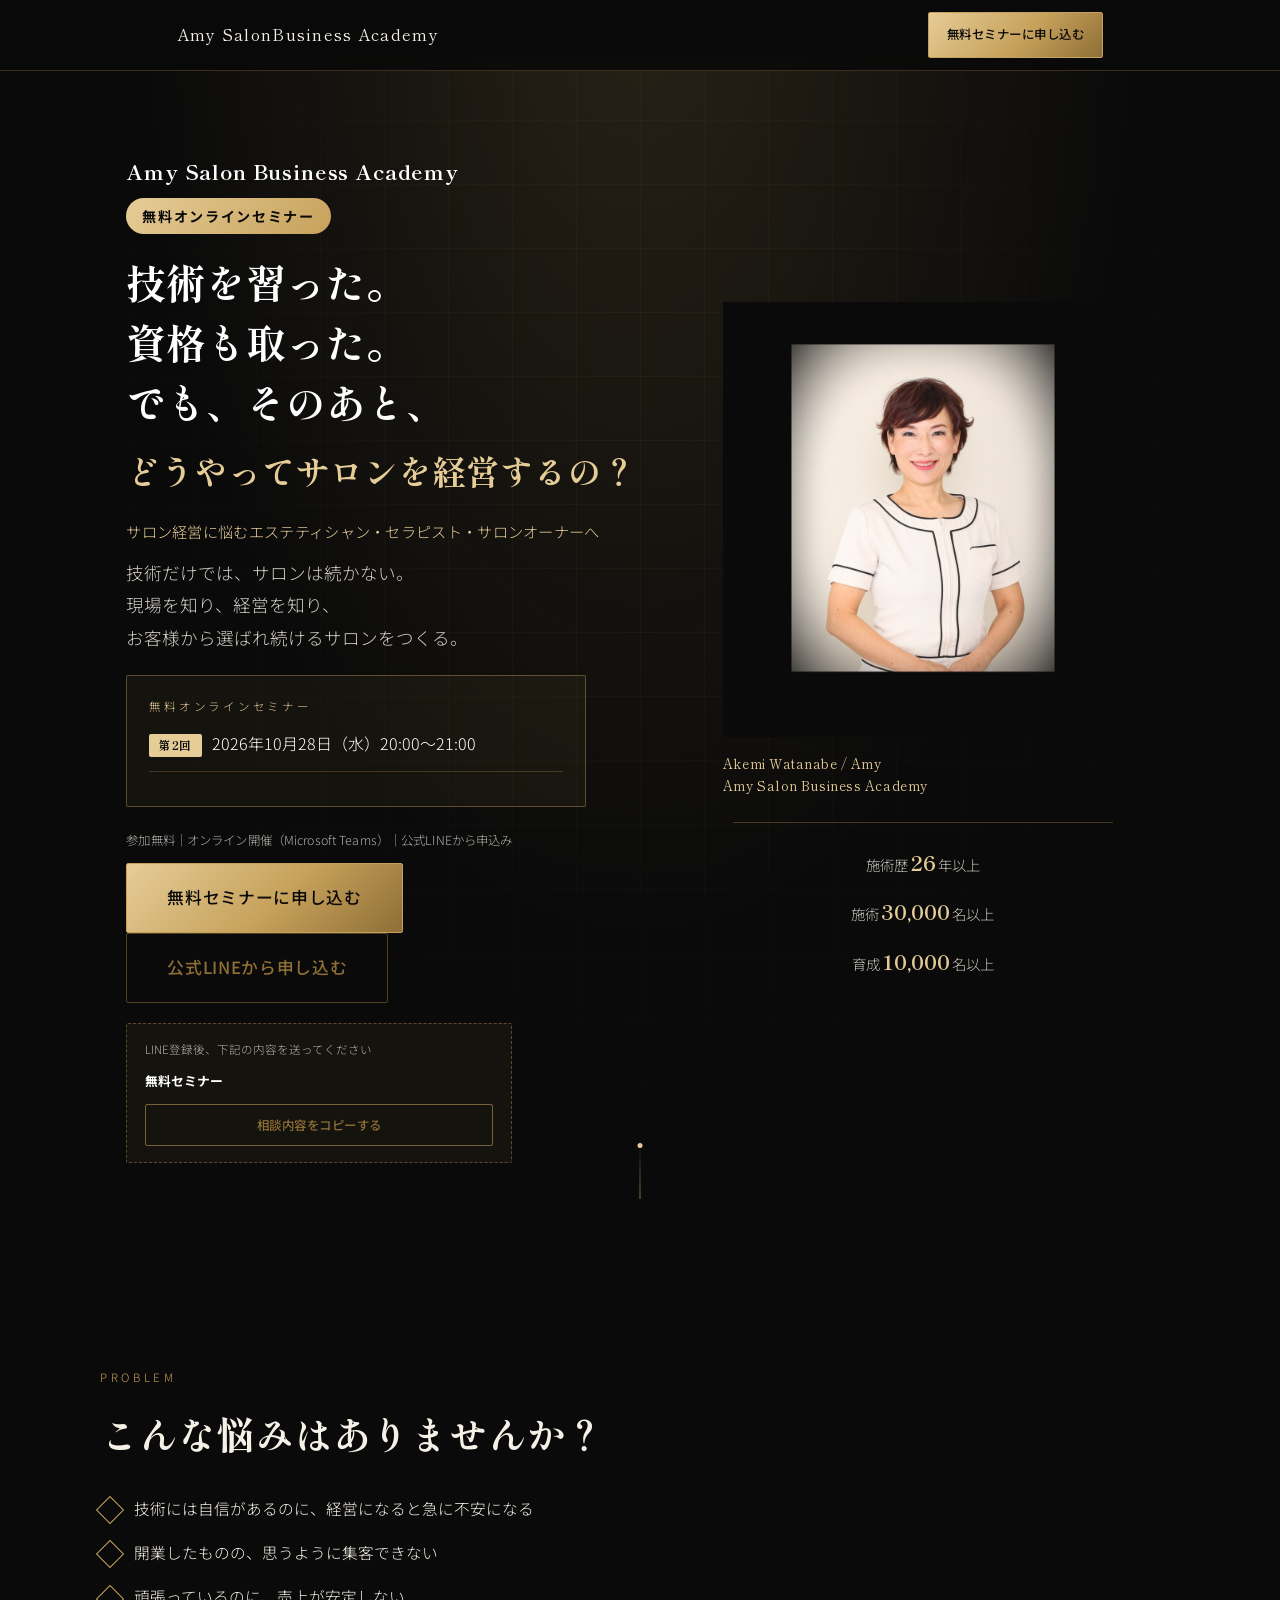
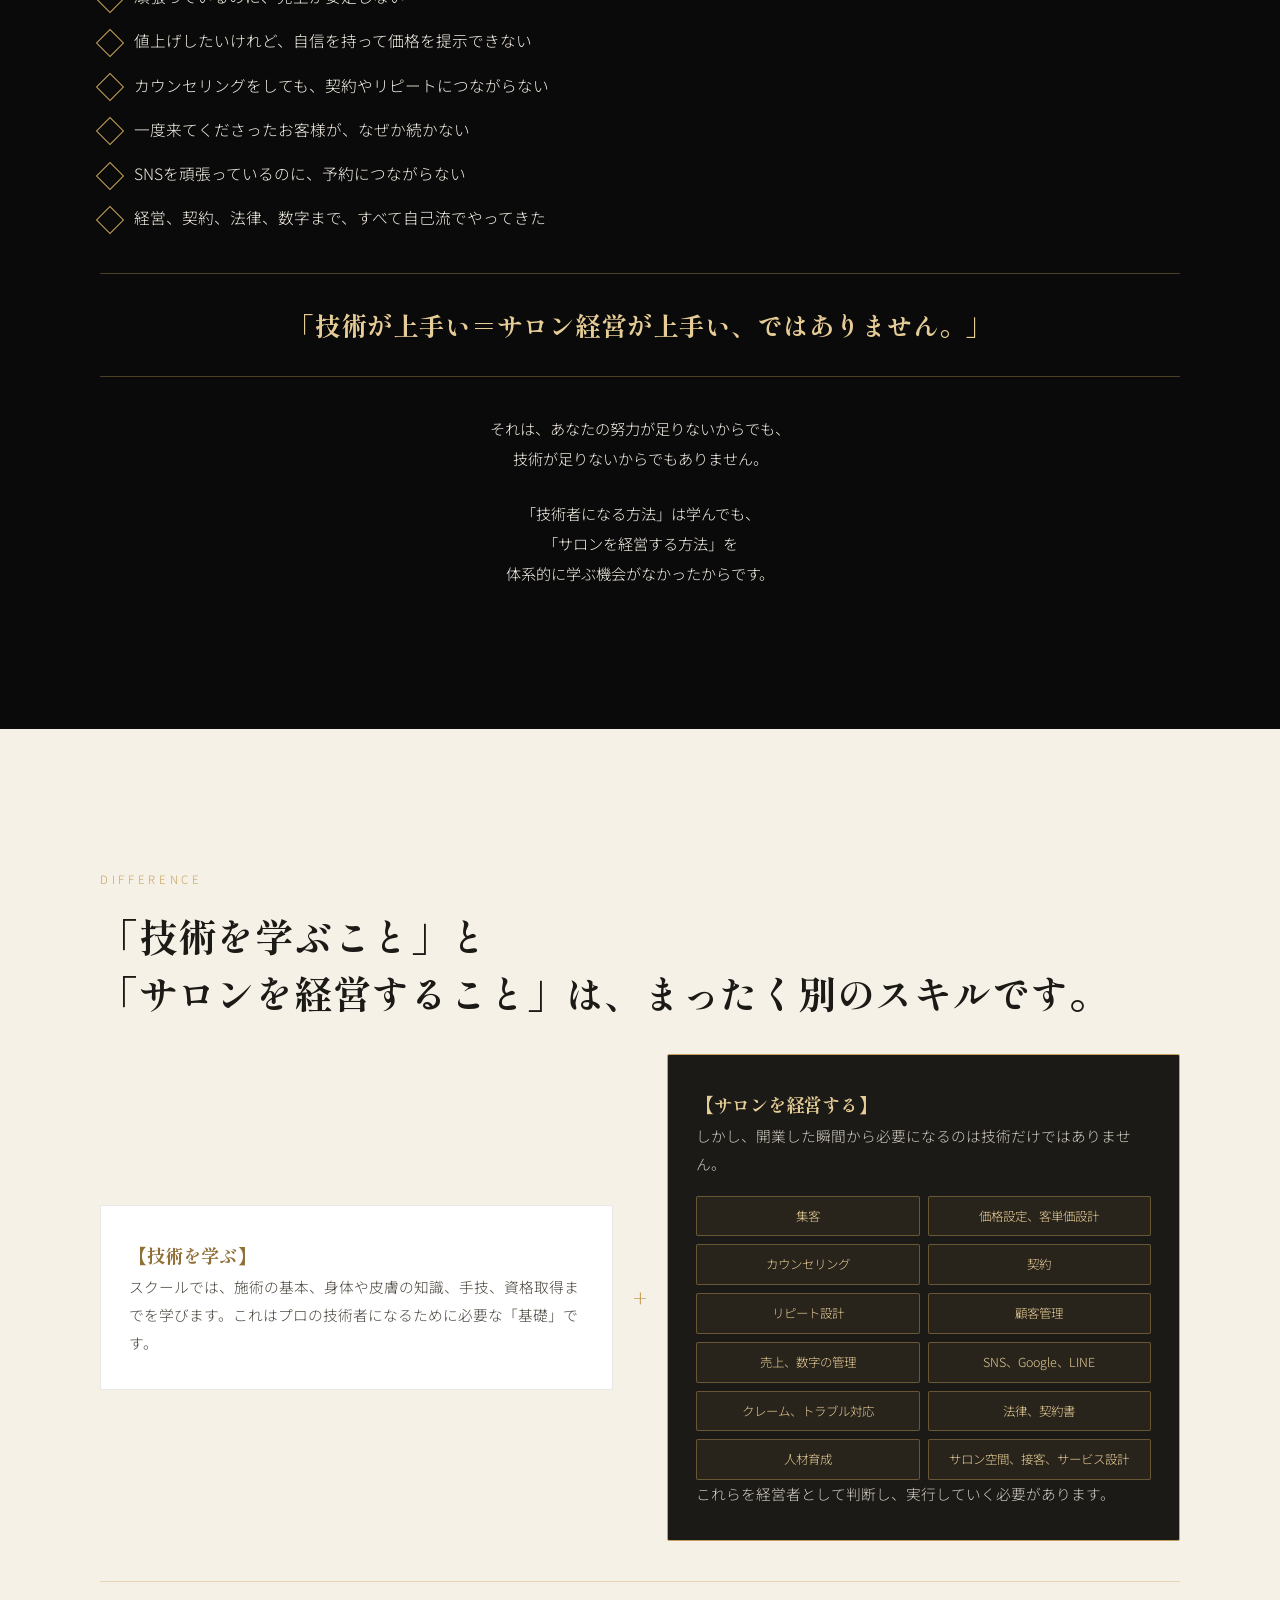
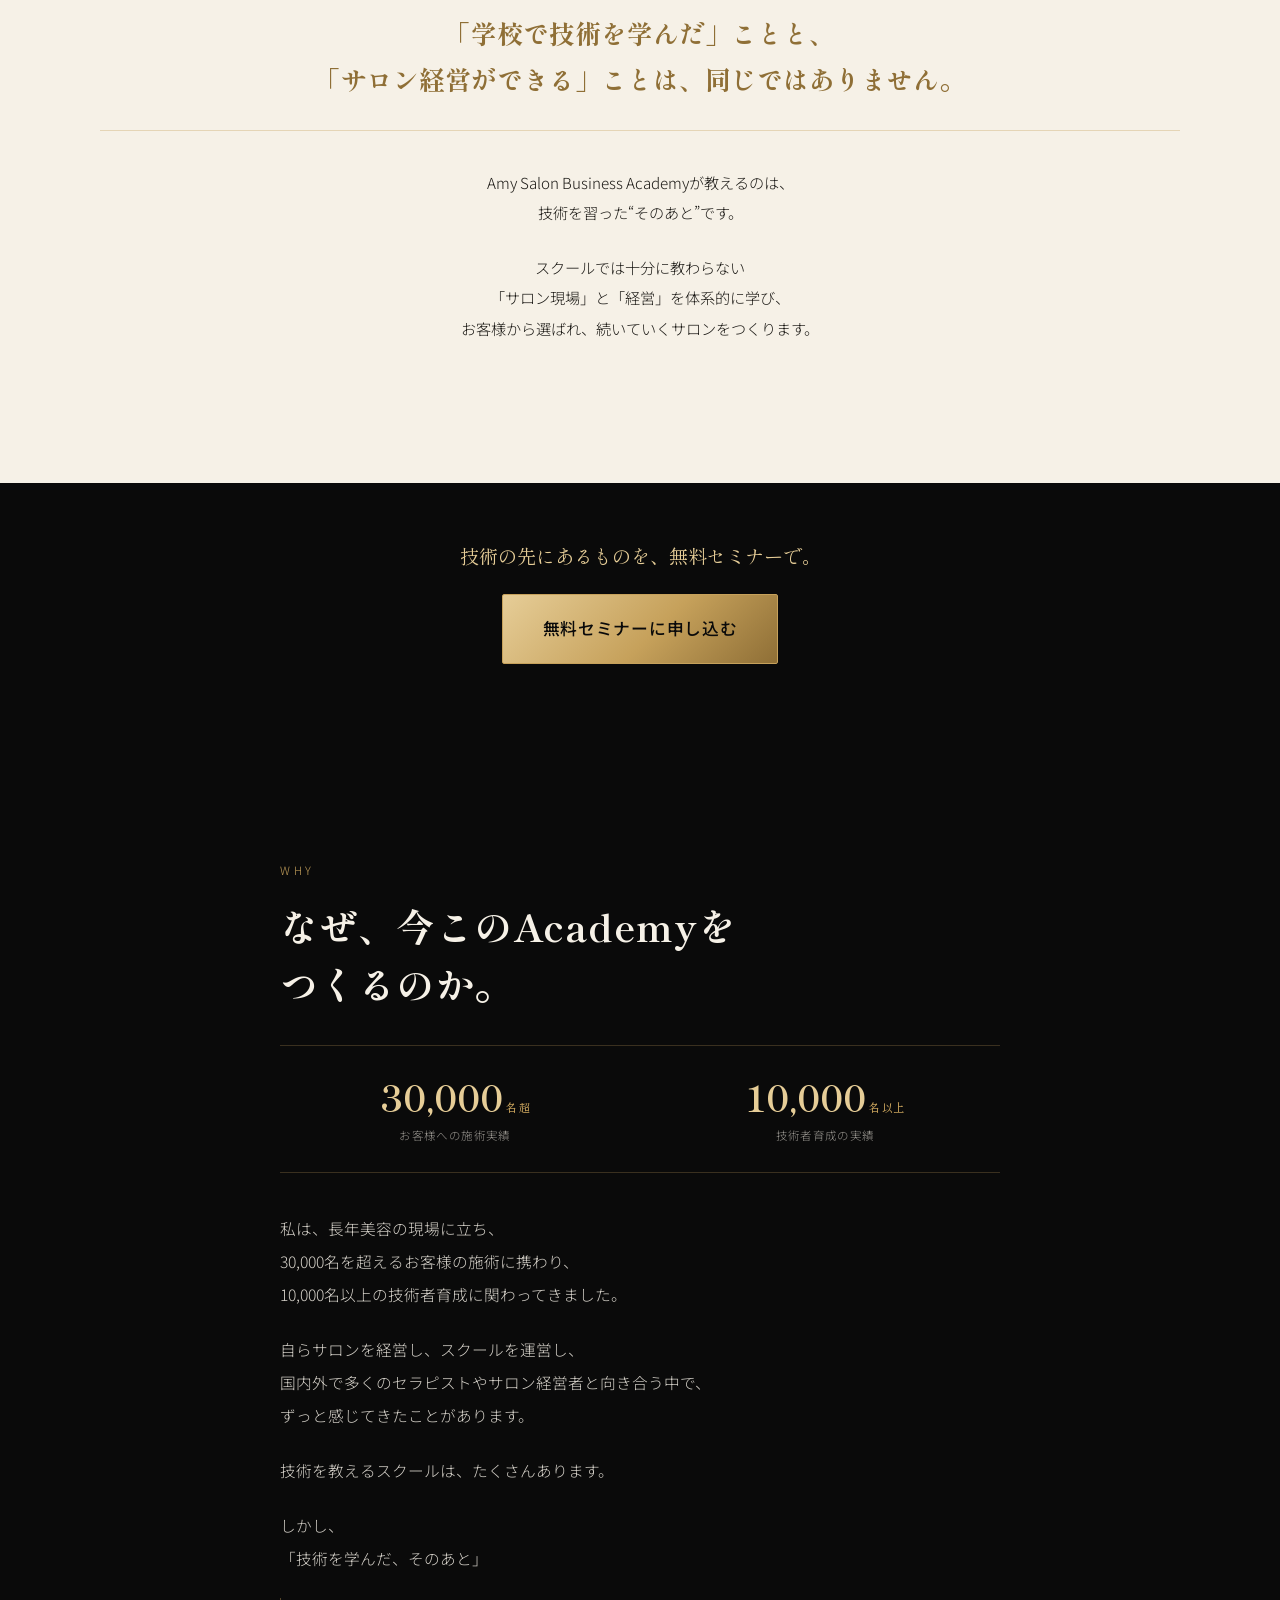
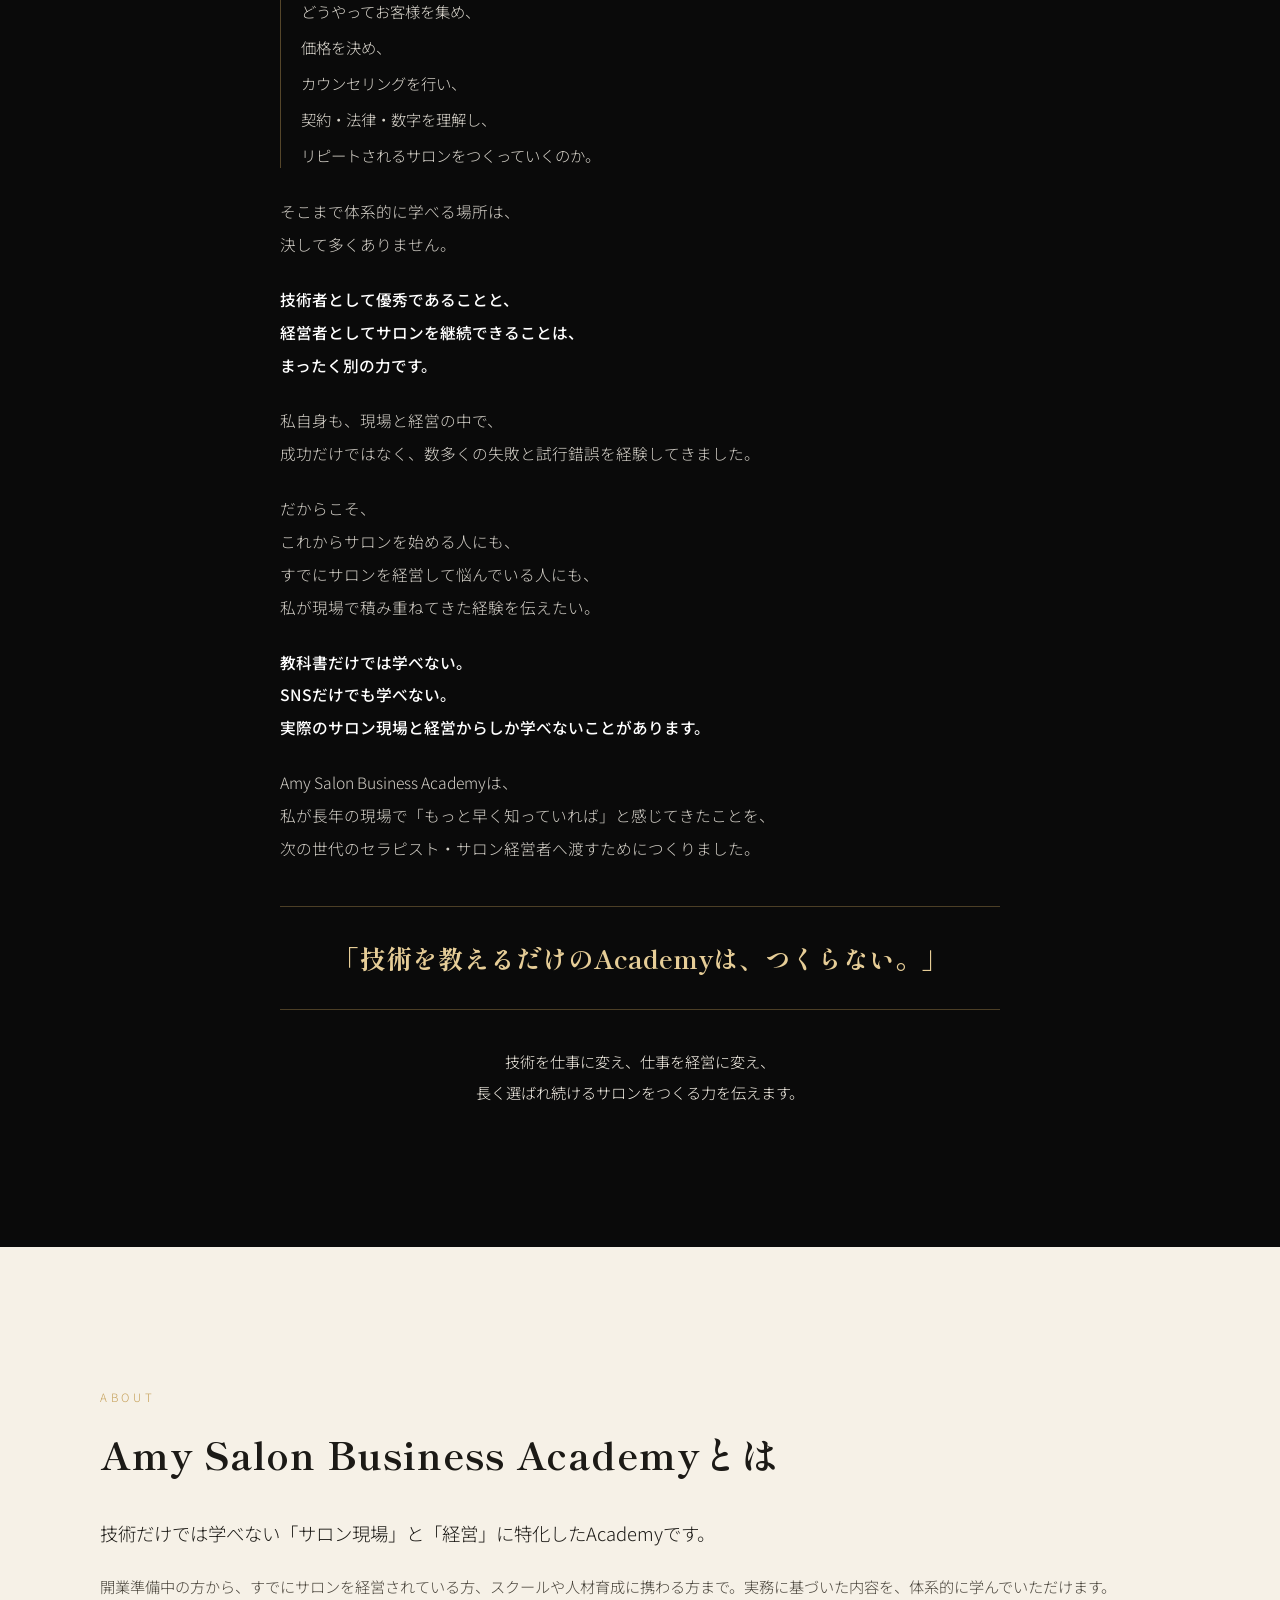
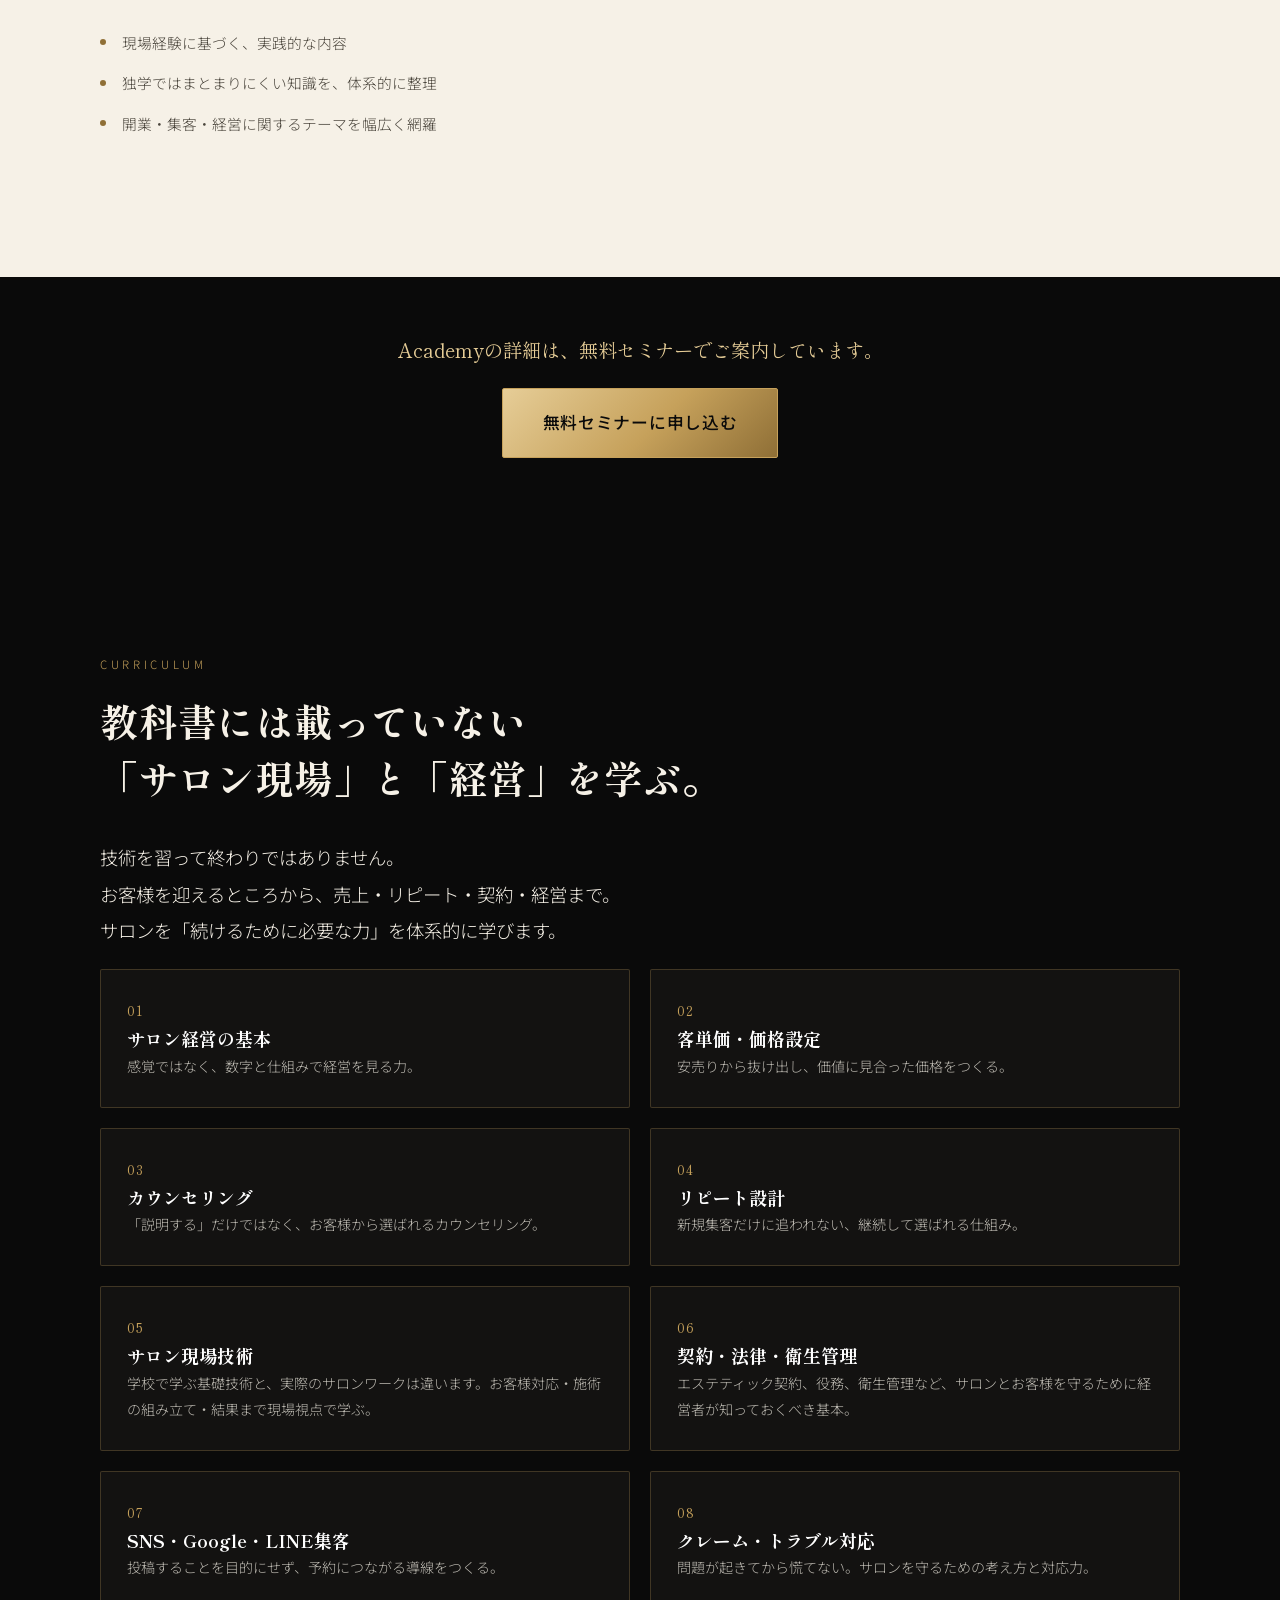
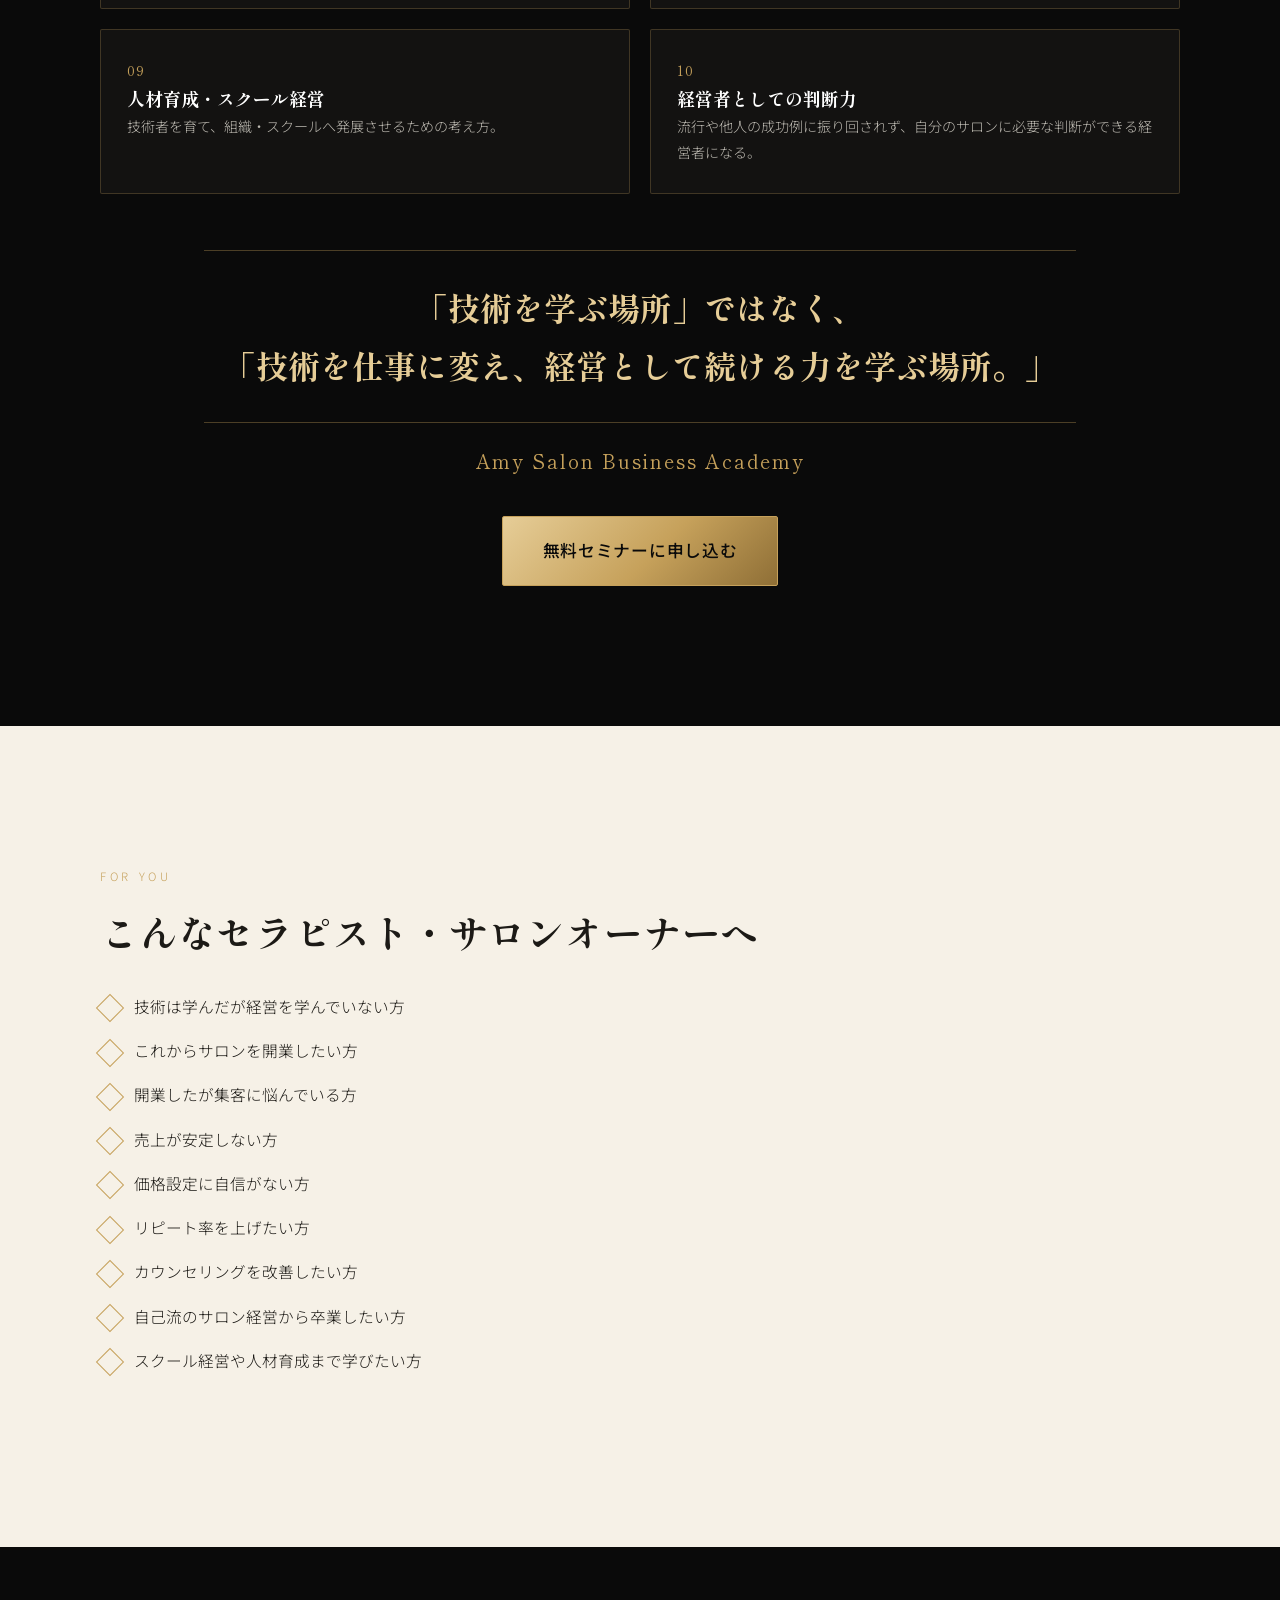
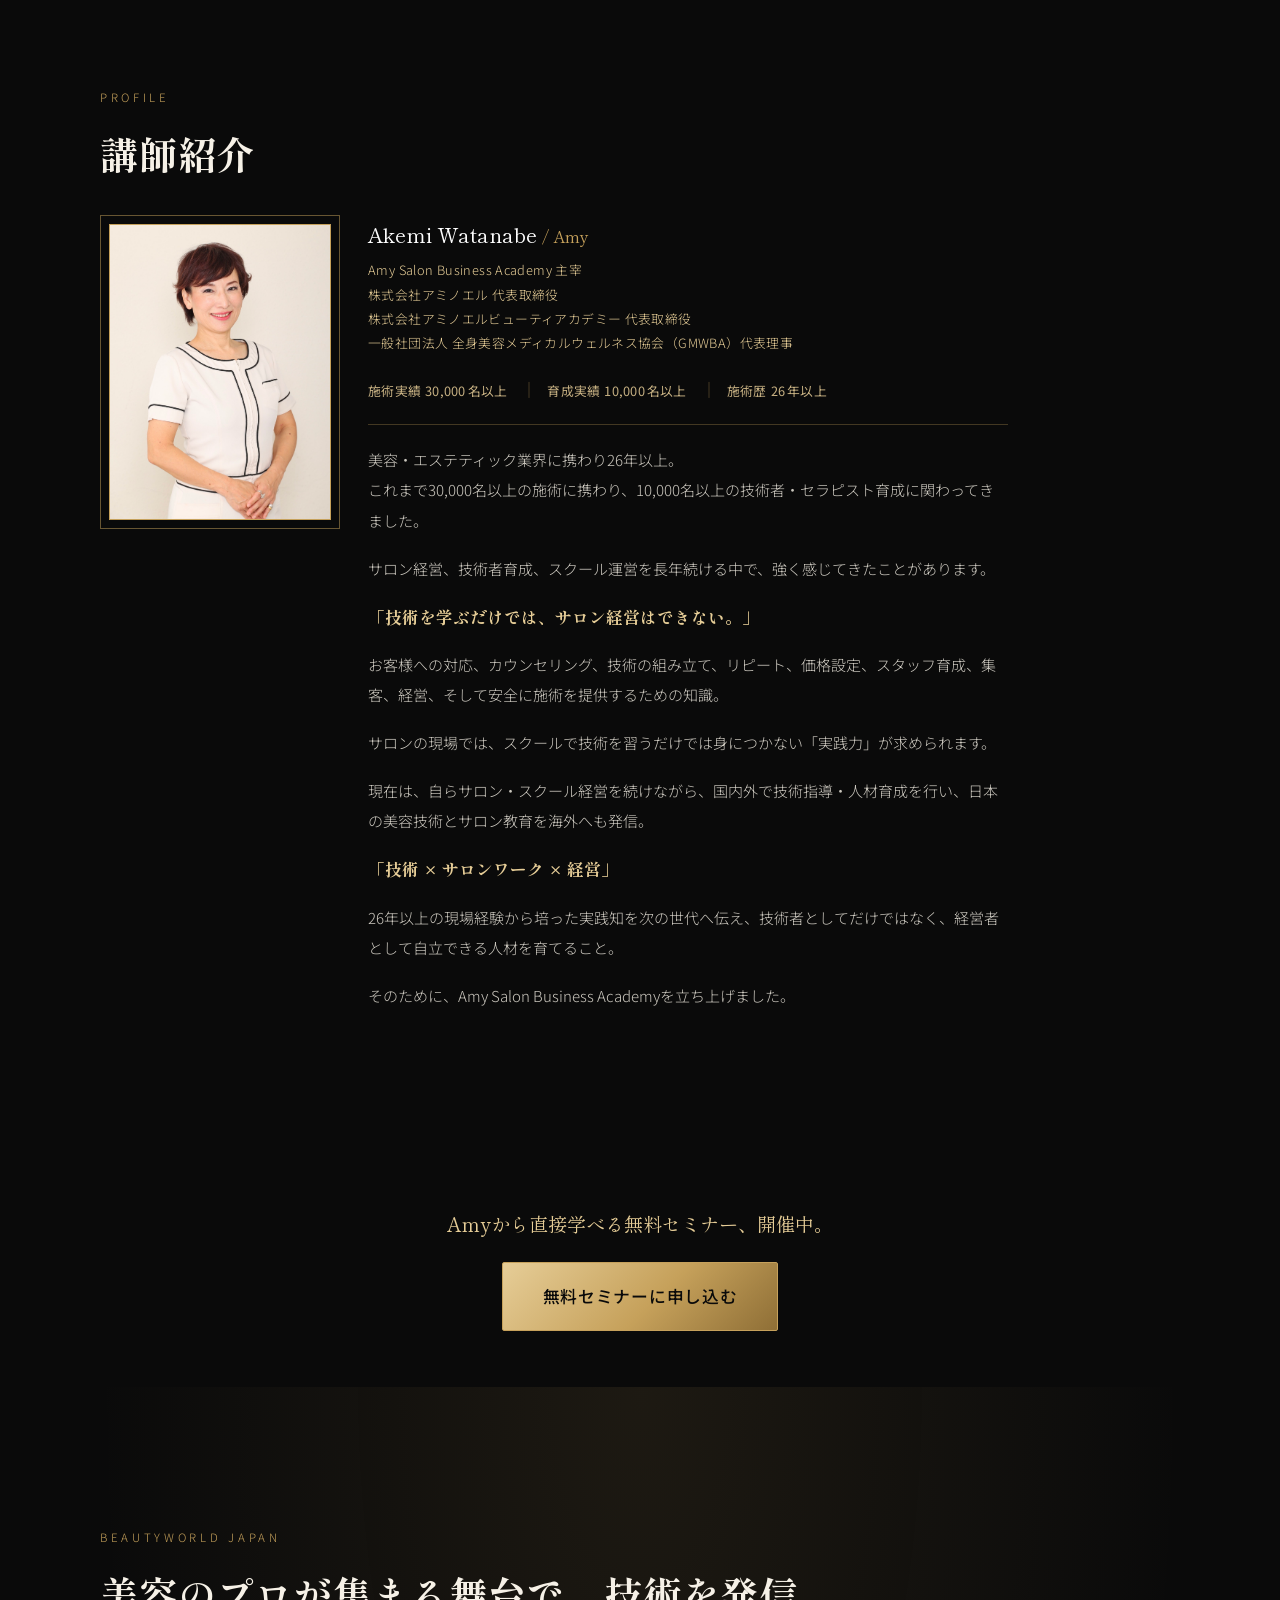
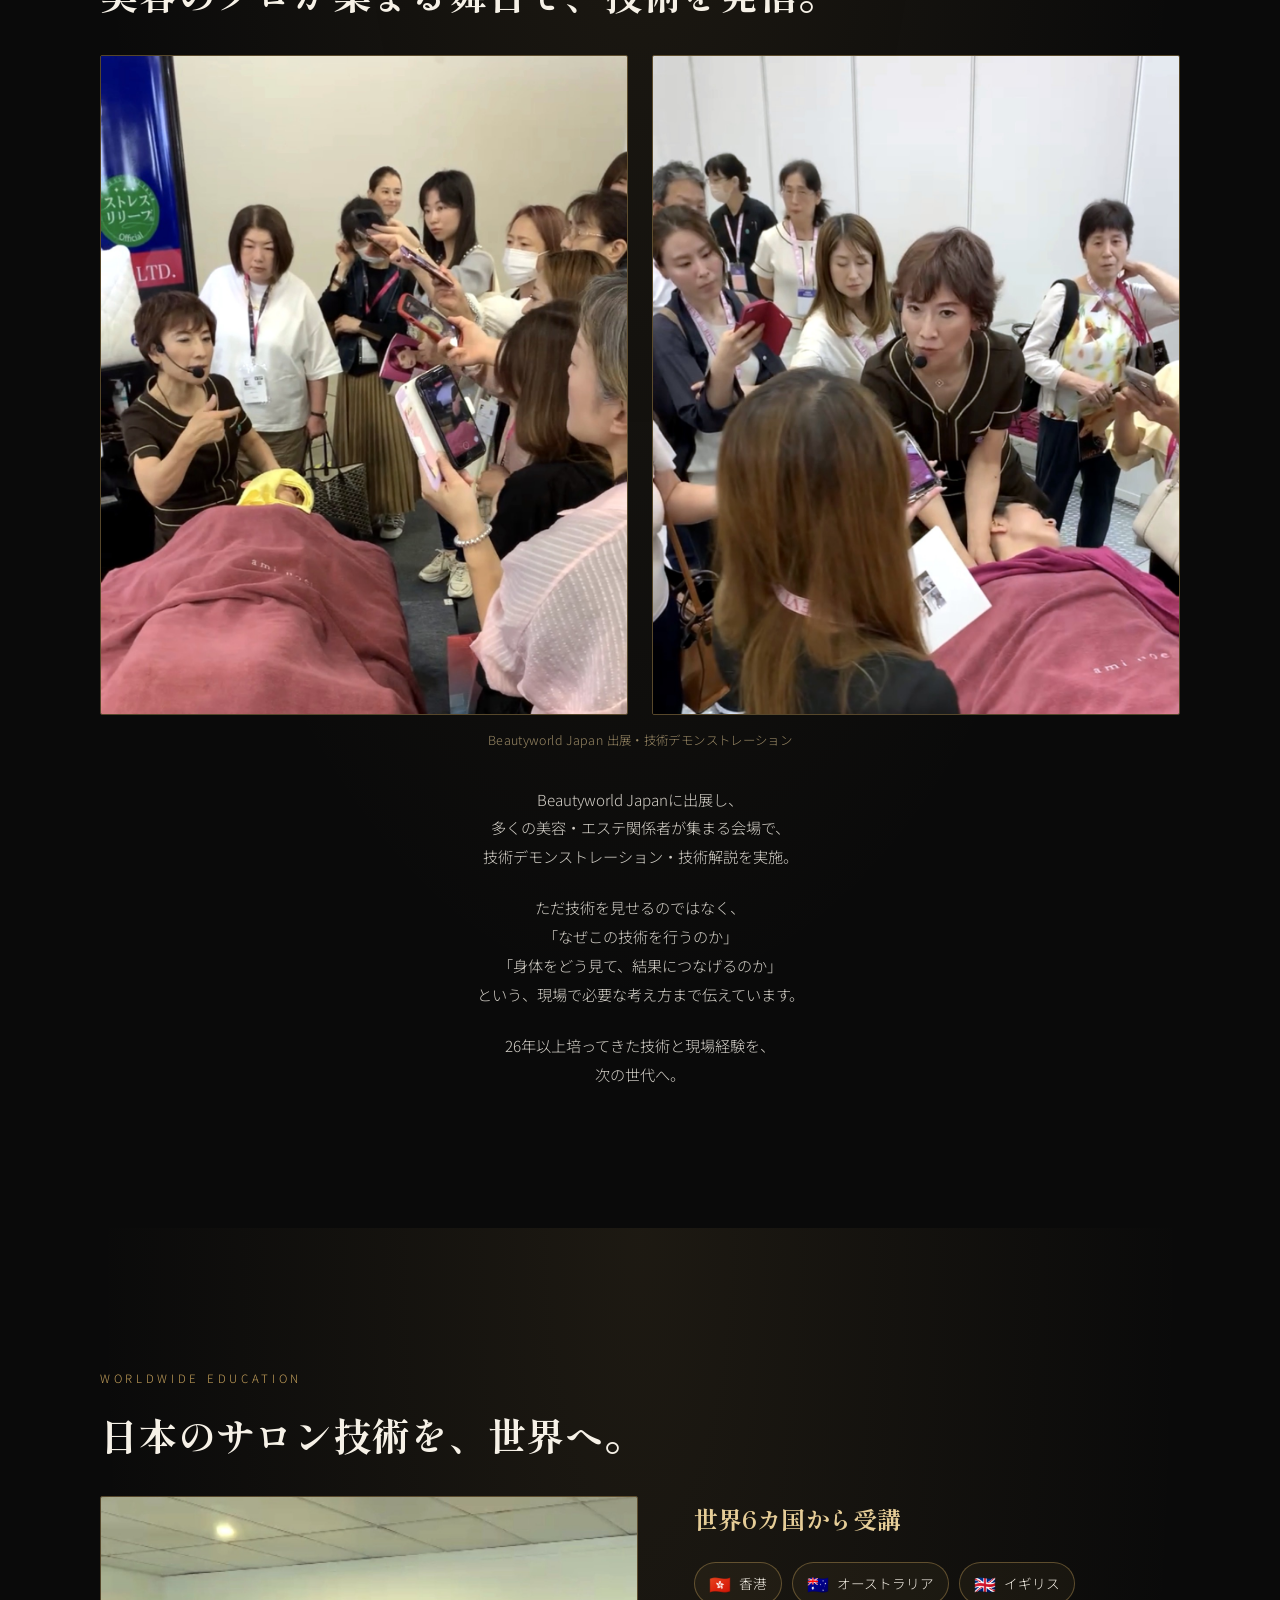
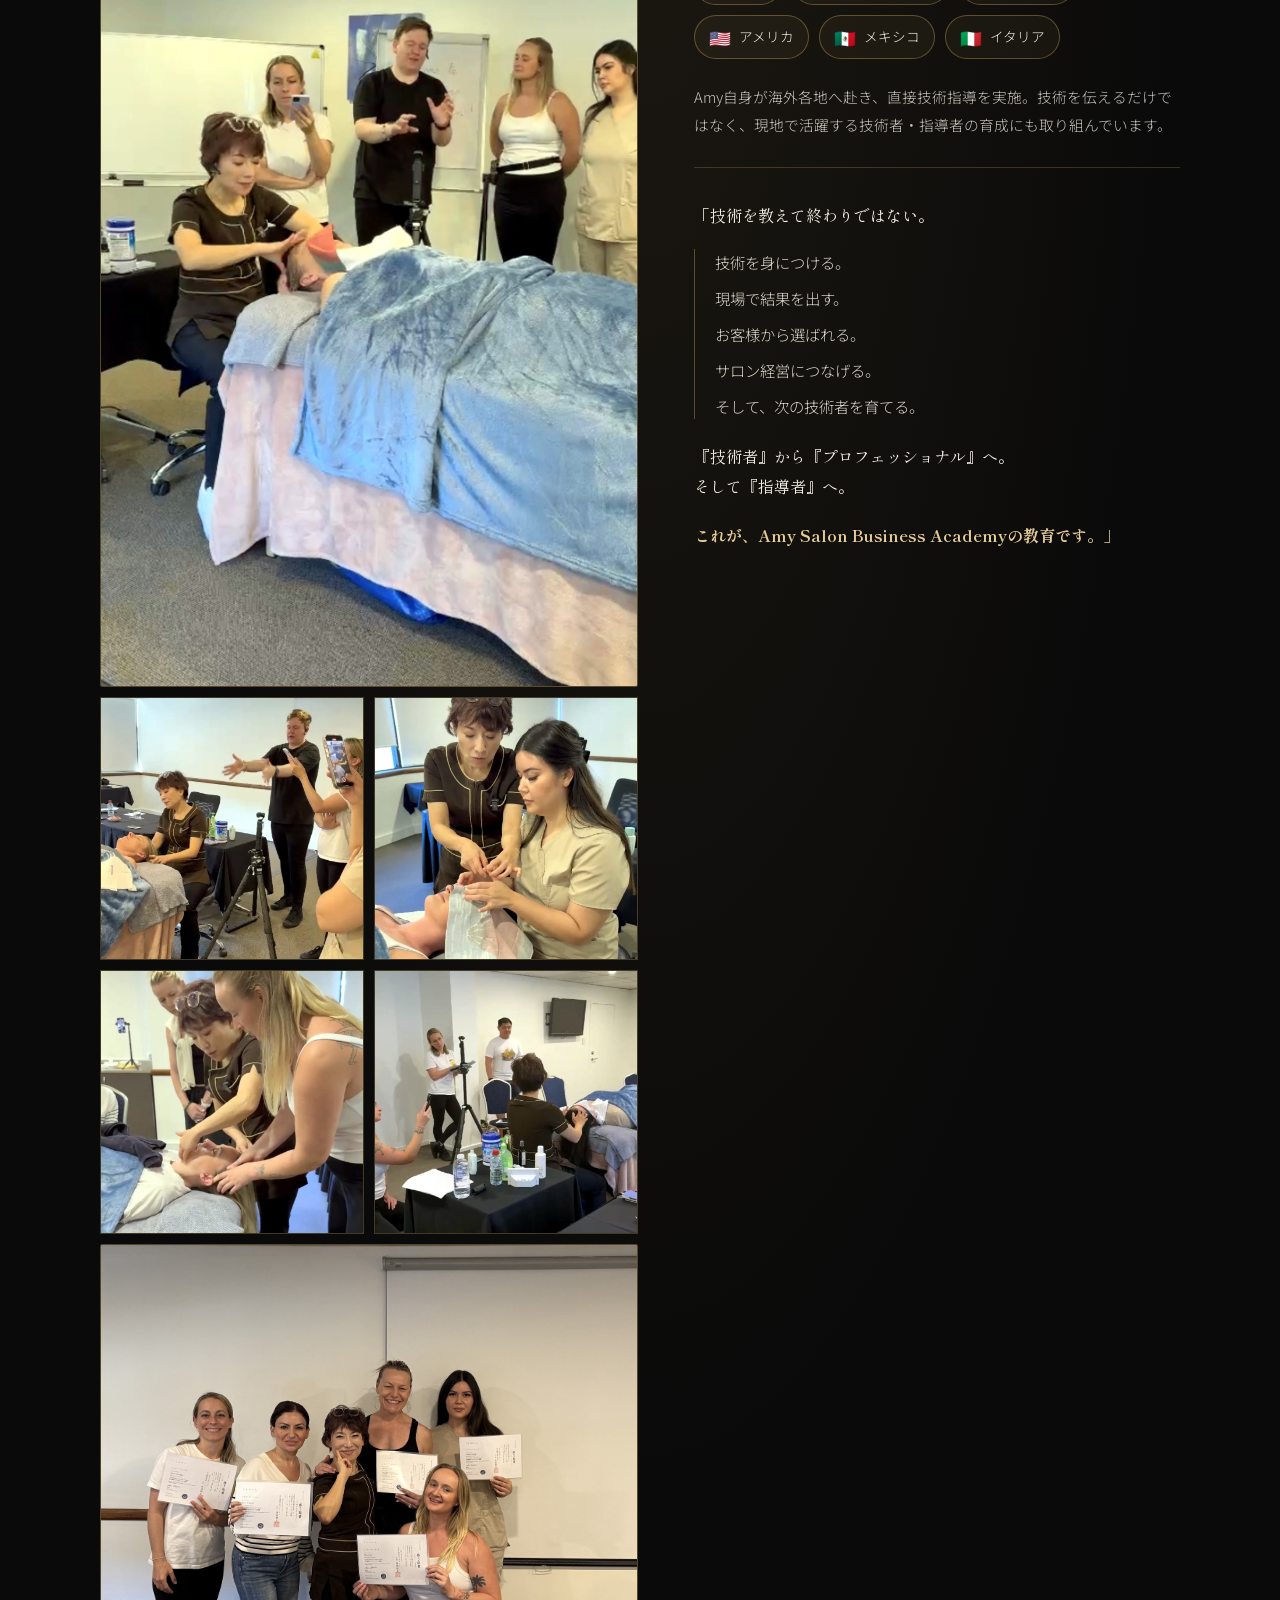
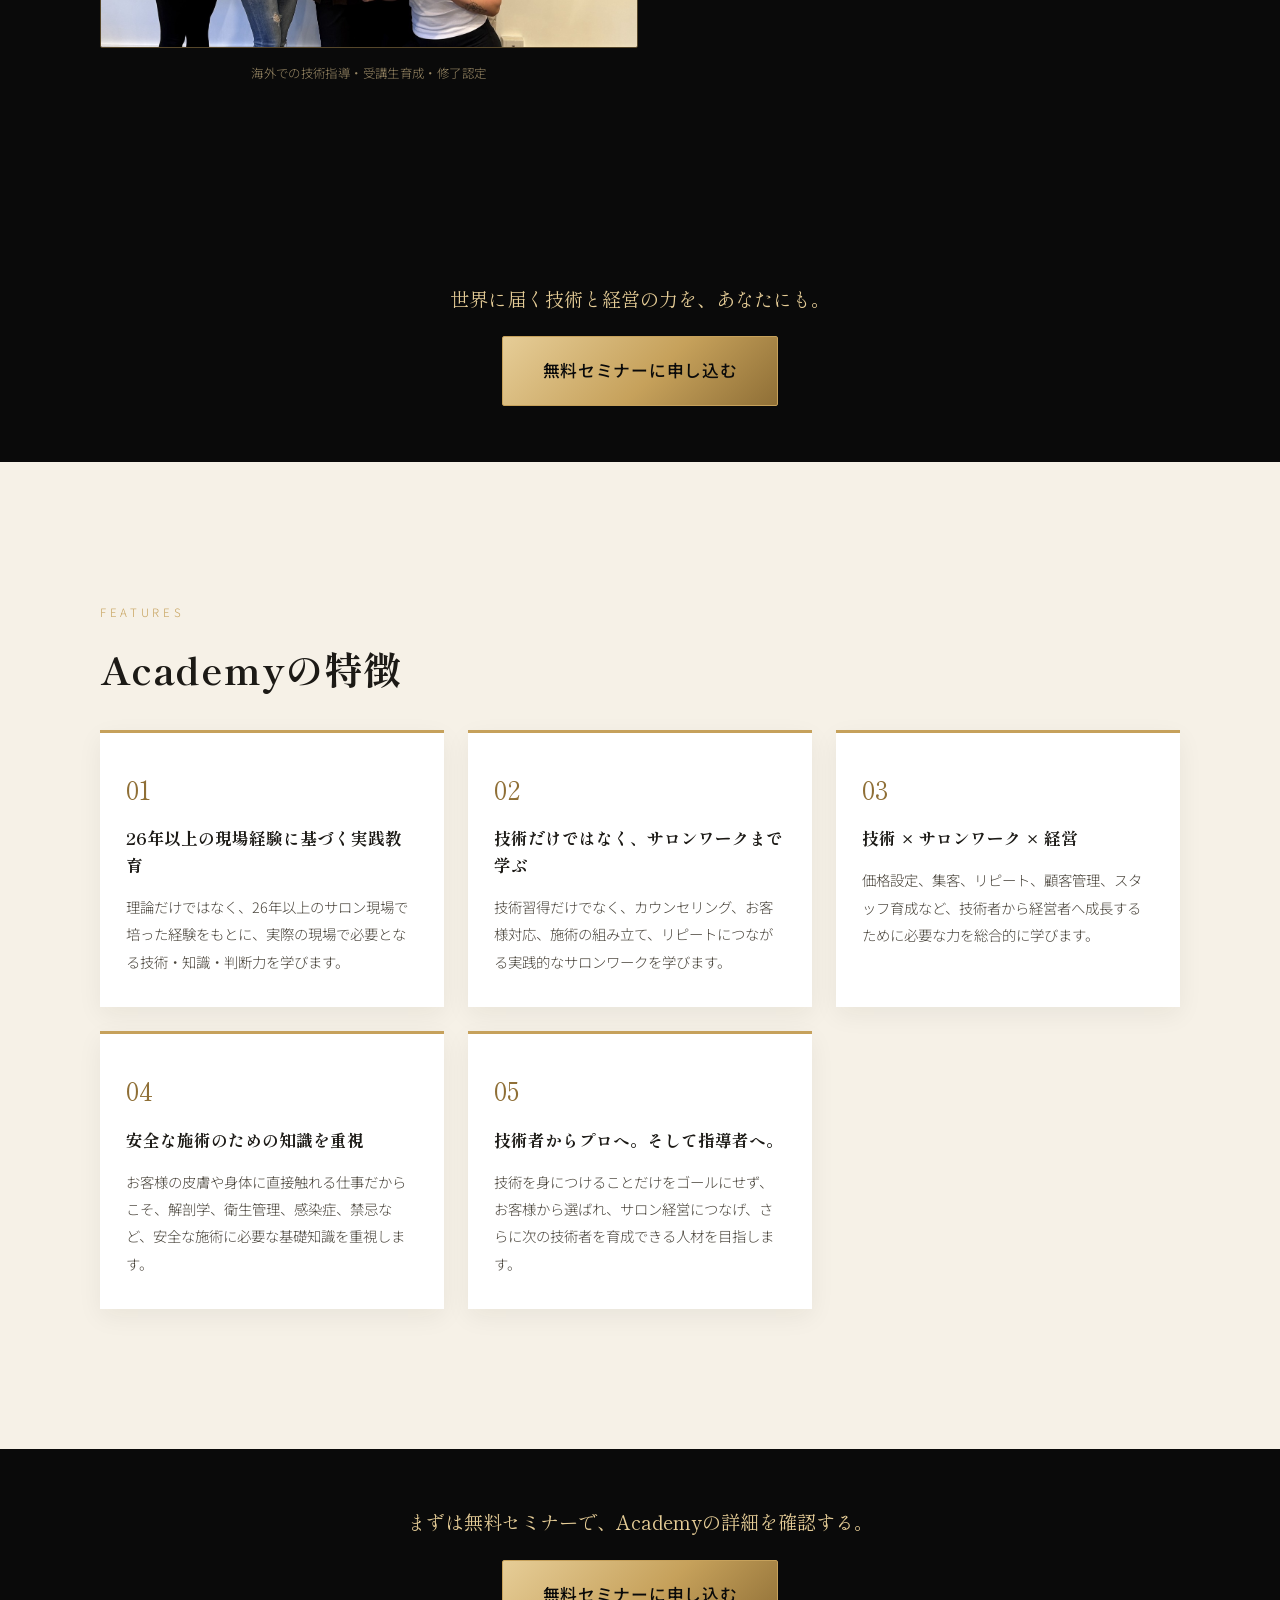
<file: index.html>
<!DOCTYPE html>
<html lang="ja">
<head>
<meta charset="UTF-8">
<meta name="viewport" content="width=device-width, initial-scale=1.0">
<title>Amy Salon Business Academy | 技術の先にある、サロン経営を学ぶ</title>
<meta name="description" content="技術を学ぶだけでは、サロン経営はできない。スクールでは十分に教わらない「サロン現場」と「経営」を学ぶAcademy、Amy Salon Business Academy。無料セミナー・説明会、参加受付中。">
<meta name="robots" content="index,follow">
<link rel="canonical" href="https://example.com/">

<!-- OGP -->
<meta property="og:type" content="website">
<meta property="og:site_name" content="Amy Salon Business Academy">
<meta property="og:title" content="Amy Salon Business Academy | 技術の先にある、サロン経営を学ぶ">
<meta property="og:description" content="技術を学ぶだけでは、サロン経営はできない。現場を知り、経営を知り、お客様から選ばれ続けるサロンをつくる。無料セミナー・説明会、参加受付中。">
<meta property="og:url" content="https://example.com/">
<meta property="og:image" content="https://example.com/og-image.png">
<meta property="og:image:width" content="1200">
<meta property="og:image:height" content="630">
<meta property="og:locale" content="ja_JP">
<meta name="twitter:card" content="summary_large_image">
<meta name="twitter:title" content="Amy Salon Business Academy">
<meta name="twitter:description" content="技術の先にある、サロン経営を学ぶ。無料セミナー・説明会、参加受付中。">
<meta name="twitter:image" content="https://example.com/og-image.png">

<link rel="icon" href="favicon.svg" type="image/svg+xml">

<link rel="preconnect" href="https://fonts.googleapis.com">
<link rel="preconnect" href="https://fonts.gstatic.com" crossorigin>
<link href="https://fonts.googleapis.com/css2?family=Shippori+Mincho:wght@500;700&family=Noto+Sans+JP:wght@300;400;500;700&display=swap" rel="stylesheet">

<link rel="stylesheet" href="css/style.css">
</head>
<body>

<a class="skip-link" href="#main">本文へスキップ</a>

<header class="site-header" id="site-header">
  <div class="site-header__inner">
    <a href="#top" class="site-header__logo">Amy Salon<br class="sp-only">Business Academy</a>
    <a href="#" class="btn btn--small btn--gold js-cta site-header__cta">無料セミナーに申し込む</a>
  </div>
</header>

<main id="main">

  <!-- 1. ファーストビュー -->
  <section class="hero" id="top" aria-label="ファーストビュー">
    <div class="hero__inner">
      <div class="hero__col hero__col--left">
        <div class="hero__brand-badge">
          <p class="hero__brand-badge-name">Amy Salon Business Academy</p>
          <p class="hero__brand-badge-offer">無料オンラインセミナー</p>
        </div>
        <h1 class="hero__title">
          技術を習った。<br>
          資格も取った。<br>
          でも、そのあと、<br>
          <span class="hero__title-accent">どうやってサロンを経営するの？</span>
        </h1>
        <p class="hero__target">サロン経営に悩むエステティシャン・セラピスト・サロンオーナーへ</p>
        <p class="hero__lead">
          技術だけでは、サロンは続かない。<br>
          現場を知り、経営を知り、<br>
          お客様から選ばれ続けるサロンをつくる。
        </p>

        <div class="hero__event">
          <p class="hero__event-label">無料オンラインセミナー</p>
          <div class="hero__event-dates">
            <p class="hero__event-date"><span class="hero__event-round">第2回</span>2026年10月28日（水）20:00〜21:00</p>
          </div>
        </div>

        <div class="hero__cta-group">
          <p class="hero__cta-meta">参加無料｜オンライン開催（Microsoft Teams）｜公式LINEから申込み</p>
          <a href="#" class="btn btn--gold btn--large js-cta">無料セミナーに申し込む</a>
          <a href="#" class="btn btn--outline-gold btn--large js-cta">公式LINEから申し込む</a>

          <div class="line-guide">
            <p class="line-guide__label">LINE登録後、下記の内容を送ってください</p>
            <div class="line-guide__box">
              <strong>無料セミナー</strong>
            </div>
            <button type="button" class="btn-copy js-copy-line-message">相談内容をコピーする</button>
          </div>
        </div>
      </div>

      <div class="hero__col hero__col--right">
        <div class="hero__media">
          <img class="hero__photo" src="hero-photo.jpg" alt="Amy Salon Business Academy 主宰 Akemi Watanabe（Amy）" loading="lazy">
          <p class="hero__photo-caption">Akemi Watanabe / Amy<br>Amy Salon Business Academy</p>
        </div>

        <ul class="hero__achievements">
          <li>施術歴<strong class="hero__achievements-num">26</strong>年以上</li>
          <li>施術<strong class="hero__achievements-num">30,000</strong>名以上</li>
          <li>育成<strong class="hero__achievements-num">10,000</strong>名以上</li>
        </ul>
      </div>
    </div>
    <div class="hero__scroll" aria-hidden="true"><span></span></div>
  </section>

  <!-- 2. 問題提起 -->
  <section class="section section--dark" aria-labelledby="problem-title">
    <div class="section__inner">
      <p class="section__eyebrow">PROBLEM</p>
      <h2 class="section__title" id="problem-title">こんな悩みは<br class="sp-only">ありませんか？</h2>
      <ul class="check-list">
        <li>技術には自信があるのに、経営になると急に不安になる</li>
        <li>開業したものの、思うように集客できない</li>
        <li>頑張っているのに、売上が安定しない</li>
        <li>値上げしたいけれど、自信を持って価格を提示できない</li>
        <li>カウンセリングをしても、契約やリピートにつながらない</li>
        <li>一度来てくださったお客様が、なぜか続かない</li>
        <li>SNSを頑張っているのに、予約につながらない</li>
        <li>経営、契約、法律、数字まで、すべて自己流でやってきた</li>
      </ul>
      <p class="section__emphasis">「技術が上手い＝サロン経営が上手い、<br class="sp-only">ではありません。」</p>
      <div class="section__closing">
        <p>それは、あなたの努力が足りないからでも、<br>技術が足りないからでもありません。</p>
        <p>「技術者になる方法」は学んでも、<br>「サロンを経営する方法」を<br>体系的に学ぶ機会がなかったからです。</p>
      </div>
    </div>
  </section>

  <!-- 3. 「技術を学ぶこと」と「サロンを経営すること」の違い -->
  <section class="section section--ivory" aria-labelledby="diff-title">
    <div class="section__inner">
      <p class="section__eyebrow">DIFFERENCE</p>
      <h2 class="section__title" id="diff-title">「技術を学ぶこと」と<br>「サロンを経営すること」は、<br class="sp-only">まったく別のスキルです。</h2>
      <div class="compare">
        <div class="compare__card">
          <p class="compare__label">【技術を学ぶ】</p>
          <p class="compare__text">スクールでは、施術の基本、身体や皮膚の知識、手技、資格取得までを学びます。これはプロの技術者になるために必要な「基礎」です。</p>
        </div>
        <div class="compare__divider" aria-hidden="true">+</div>
        <div class="compare__card compare__card--gold">
          <p class="compare__label">【サロンを経営する】</p>
          <p class="compare__text">しかし、開業した瞬間から必要になるのは技術だけではありません。</p>
          <ul class="compare__tags">
            <li>集客</li>
            <li>価格設定、客単価設計</li>
            <li>カウンセリング</li>
            <li>契約</li>
            <li>リピート設計</li>
            <li>顧客管理</li>
            <li>売上、数字の管理</li>
            <li>SNS、Google、LINE</li>
            <li>クレーム、トラブル対応</li>
            <li>法律、契約書</li>
            <li>人材育成</li>
            <li>サロン空間、接客、サービス設計</li>
          </ul>
          <p class="compare__text">これらを経営者として判断し、実行していく必要があります。</p>
        </div>
      </div>
      <p class="section__emphasis">「学校で技術を学んだ」ことと、<br>「サロン経営ができる」ことは、<br class="sp-only">同じではありません。</p>
      <div class="section__closing">
        <p>Amy Salon Business Academyが教えるのは、<br>技術を習った“そのあと”です。</p>
        <p>スクールでは十分に教わらない<br>「サロン現場」と「経営」を体系的に学び、<br>お客様から選ばれ、続いていくサロンをつくります。</p>
      </div>
    </div>
  </section>

  <!-- 中間CTA 1 -->
  <section class="section section--dark section--compact" aria-label="無料セミナーのご案内">
    <div class="section__inner mid-cta">
      <p class="mid-cta__lead">技術の先にあるものを、無料セミナーで。</p>
      <a href="#" class="btn btn--gold btn--large js-cta">無料セミナーに申し込む</a>
    </div>
  </section>

  <!-- 4. Academyを作った理由 -->
  <section class="section section--dark section--narrow" aria-labelledby="why-title">
    <div class="section__inner">
      <p class="section__eyebrow">WHY</p>
      <h2 class="section__title" id="why-title">なぜ、今このAcademyを<br>つくるのか。</h2>

      <div class="stats">
        <div class="stats__item">
          <p class="stats__number">30,000<span class="stats__unit">名 超</span></p>
          <p class="stats__label">お客様への施術実績</p>
        </div>
        <div class="stats__item">
          <p class="stats__number">10,000<span class="stats__unit">名 以上</span></p>
          <p class="stats__label">技術者育成の実績</p>
        </div>
      </div>

      <div class="prose">
        <p>私は、長年美容の現場に立ち、<br>30,000名を超えるお客様の施術に携わり、<br>10,000名以上の技術者育成に関わってきました。</p>
        <p>自らサロンを経営し、スクールを運営し、<br>国内外で多くのセラピストやサロン経営者と向き合う中で、<br>ずっと感じてきたことがあります。</p>
        <p>技術を教えるスクールは、たくさんあります。</p>
        <p>しかし、<br>「技術を学んだ、そのあと」</p>

        <ul class="prose__flow">
          <li>どうやってお客様を集め、</li>
          <li>価格を決め、</li>
          <li>カウンセリングを行い、</li>
          <li>契約・法律・数字を理解し、</li>
          <li>リピートされるサロンをつくっていくのか。</li>
        </ul>

        <p>そこまで体系的に学べる場所は、<br>決して多くありません。</p>
        <p class="prose__highlight">技術者として優秀であることと、<br>経営者としてサロンを継続できることは、<br>まったく別の力です。</p>
        <p>私自身も、現場と経営の中で、<br>成功だけではなく、数多くの失敗と試行錯誤を経験してきました。</p>
        <p>だからこそ、<br>これからサロンを始める人にも、<br>すでにサロンを経営して悩んでいる人にも、<br>私が現場で積み重ねてきた経験を伝えたい。</p>
        <p class="prose__highlight">教科書だけでは学べない。<br>SNSだけでも学べない。<br>実際のサロン現場と経営からしか学べないことがあります。</p>
        <p>Amy Salon Business Academyは、<br>私が長年の現場で「もっと早く知っていれば」と感じてきたことを、<br>次の世代のセラピスト・サロン経営者へ渡すためにつくりました。</p>
      </div>

      <p class="section__emphasis">「技術を教えるだけの<br class="sp-only">Academyは、<br class="sp-only">つくらない。」</p>
      <div class="section__closing">
        <p>技術を仕事に変え、仕事を経営に変え、<br>長く選ばれ続けるサロンをつくる力を伝えます。</p>
      </div>
    </div>
  </section>

  <!-- 5. Amy Salon Business Academyとは -->
  <section class="section section--ivory" aria-labelledby="about-title">
    <div class="section__inner">
      <p class="section__eyebrow">ABOUT</p>
      <h2 class="section__title" id="about-title">Amy Salon Business<br class="sp-only"> Academyとは</h2>
      <p class="section__lead">技術だけでは学べない「サロン現場」と「経営」に特化したAcademyです。</p>
      <p class="section__text">
        開業準備中の方から、すでにサロンを経営されている方、スクールや人材育成に携わる方まで。実務に基づいた内容を、体系的に学んでいただけます。
      </p>
      <ul class="dot-list">
        <li>現場経験に基づく、実践的な内容</li>
        <li>独学ではまとまりにくい知識を、体系的に整理</li>
        <li>開業・集客・経営に関するテーマを幅広く網羅</li>
      </ul>
    </div>
  </section>

  <!-- 中間CTA 2 -->
  <section class="section section--dark section--compact" aria-label="無料セミナーのご案内">
    <div class="section__inner mid-cta">
      <p class="mid-cta__lead">Academyの詳細は、無料セミナーでご案内しています。</p>
      <a href="#" class="btn btn--gold btn--large js-cta">無料セミナーに申し込む</a>
    </div>
  </section>

  <!-- 6. 学べる内容 -->
  <section class="section section--dark" aria-labelledby="curriculum-title">
    <div class="section__inner">
      <p class="section__eyebrow">CURRICULUM</p>
      <h2 class="section__title" id="curriculum-title">教科書には載っていない<br>「サロン現場」と「経営」を学ぶ。</h2>
      <p class="section__lead">
        技術を習って終わりではありません。<br>
        お客様を迎えるところから、売上・リピート・契約・経営まで。<br>
        サロンを「続けるために必要な力」を体系的に学びます。
      </p>

      <div class="curriculum-cards">
        <article class="curriculum-card">
          <p class="curriculum-card__num">01</p>
          <h3 class="curriculum-card__title">サロン経営の基本</h3>
          <p class="curriculum-card__text">感覚ではなく、数字と仕組みで経営を見る力。</p>
        </article>
        <article class="curriculum-card">
          <p class="curriculum-card__num">02</p>
          <h3 class="curriculum-card__title">客単価・価格設定</h3>
          <p class="curriculum-card__text">安売りから抜け出し、価値に見合った価格をつくる。</p>
        </article>
        <article class="curriculum-card">
          <p class="curriculum-card__num">03</p>
          <h3 class="curriculum-card__title">カウンセリング</h3>
          <p class="curriculum-card__text">「説明する」だけではなく、お客様から選ばれるカウンセリング。</p>
        </article>
        <article class="curriculum-card">
          <p class="curriculum-card__num">04</p>
          <h3 class="curriculum-card__title">リピート設計</h3>
          <p class="curriculum-card__text">新規集客だけに追われない、継続して選ばれる仕組み。</p>
        </article>
        <article class="curriculum-card">
          <p class="curriculum-card__num">05</p>
          <h3 class="curriculum-card__title">サロン現場技術</h3>
          <p class="curriculum-card__text">学校で学ぶ基礎技術と、実際のサロンワークは違います。お客様対応・施術の組み立て・結果まで現場視点で学ぶ。</p>
        </article>
        <article class="curriculum-card">
          <p class="curriculum-card__num">06</p>
          <h3 class="curriculum-card__title">契約・法律・衛生管理</h3>
          <p class="curriculum-card__text">エステティック契約、役務、衛生管理など、サロンとお客様を守るために経営者が知っておくべき基本。</p>
        </article>
        <article class="curriculum-card">
          <p class="curriculum-card__num">07</p>
          <h3 class="curriculum-card__title">SNS・Google・LINE集客</h3>
          <p class="curriculum-card__text">投稿することを目的にせず、予約につながる導線をつくる。</p>
        </article>
        <article class="curriculum-card">
          <p class="curriculum-card__num">08</p>
          <h3 class="curriculum-card__title">クレーム・トラブル対応</h3>
          <p class="curriculum-card__text">問題が起きてから慌てない。サロンを守るための考え方と対応力。</p>
        </article>
        <article class="curriculum-card">
          <p class="curriculum-card__num">09</p>
          <h3 class="curriculum-card__title">人材育成・スクール経営</h3>
          <p class="curriculum-card__text">技術者を育て、組織・スクールへ発展させるための考え方。</p>
        </article>
        <article class="curriculum-card">
          <p class="curriculum-card__num">10</p>
          <h3 class="curriculum-card__title">経営者としての判断力</h3>
          <p class="curriculum-card__text">流行や他人の成功例に振り回されず、自分のサロンに必要な判断ができる経営者になる。</p>
        </article>
      </div>

      <div class="curriculum-closing">
        <p class="section__emphasis section__emphasis--lg">
          「技術を学ぶ場所」<br class="sp-only">ではなく、<br>
          「技術を仕事に変え、<br class="sp-only">経営として続ける力を<br class="sp-only">学ぶ場所。」
        </p>
        <p class="curriculum-closing__brand">Amy Salon Business Academy</p>
        <a href="#" class="btn btn--gold btn--large js-cta">無料セミナーに申し込む</a>
      </div>
    </div>
  </section>

  <!-- 7. こんな方におすすめ -->
  <section class="section section--ivory" aria-labelledby="target-title">
    <div class="section__inner">
      <p class="section__eyebrow">FOR YOU</p>
      <h2 class="section__title" id="target-title">こんなセラピスト・<br class="sp-only">サロンオーナーへ</h2>
      <ul class="check-list check-list--dark">
        <li>技術は学んだが経営を学んでいない方</li>
        <li>これからサロンを開業したい方</li>
        <li>開業したが集客に悩んでいる方</li>
        <li>売上が安定しない方</li>
        <li>価格設定に自信がない方</li>
        <li>リピート率を上げたい方</li>
        <li>カウンセリングを改善したい方</li>
        <li>自己流のサロン経営から卒業したい方</li>
        <li>スクール経営や人材育成まで学びたい方</li>
      </ul>
    </div>
  </section>

  <!-- 8. Amyプロフィール -->
  <section class="section section--dark section--profile" aria-labelledby="profile-title">
    <div class="section__inner">
      <p class="section__eyebrow">PROFILE</p>
      <h2 class="section__title" id="profile-title">講師紹介</h2>
      <div class="profile">
        <div class="profile__photo-frame">
          <!-- 写真を差し替える場合は、このファイルと同じ場所に新しい amy-profile.jpg を上書きアップロードしてください -->
          <img class="profile__photo" src="amy-profile.jpg" alt="Akemi Watanabe（Amy）" loading="lazy">
        </div>
        <div class="profile__body">
          <p class="profile__name">Akemi Watanabe <span class="profile__alias">/ Amy</span></p>
          <div class="profile__role">
            <p>Amy Salon Business Academy 主宰</p>
            <p>株式会社アミノエル 代表取締役</p>
            <p>株式会社アミノエルビューティアカデミー 代表取締役</p>
            <p>一般社団法人 全身美容メディカルウェルネス協会（GMWBA）代表理事</p>
          </div>
          <ul class="profile__stats">
            <li><span class="profile__stats-label">施術実績</span><span class="profile__stats-value">30,000<span class="profile__stats-unit">名以上</span></span></li>
            <li><span class="profile__stats-label">育成実績</span><span class="profile__stats-value">10,000<span class="profile__stats-unit">名以上</span></span></li>
            <li><span class="profile__stats-label">施術歴</span><span class="profile__stats-value">26<span class="profile__stats-unit">年以上</span></span></li>
          </ul>
          <div class="profile__prose">
            <p class="profile__text">美容・エステティック業界に携わり26年以上。<br>これまで30,000名以上の施術に携わり、10,000名以上の技術者・セラピスト育成に関わってきました。</p>
            <p class="profile__text">サロン経営、技術者育成、スクール運営を長年続ける中で、強く感じてきたことがあります。</p>
            <p class="profile__quote">「技術を学ぶだけでは、サロン経営はできない。」</p>
            <p class="profile__text">お客様への対応、カウンセリング、技術の組み立て、リピート、価格設定、スタッフ育成、集客、経営、そして安全に施術を提供するための知識。</p>
            <p class="profile__text">サロンの現場では、スクールで技術を習うだけでは身につかない「実践力」が求められます。</p>
            <p class="profile__text">現在は、自らサロン・スクール経営を続けながら、国内外で技術指導・人材育成を行い、日本の美容技術とサロン教育を海外へも発信。</p>
            <p class="profile__quote">「技術 × サロンワーク × 経営」</p>
            <p class="profile__text">26年以上の現場経験から培った実践知を次の世代へ伝え、技術者としてだけではなく、経営者として自立できる人材を育てること。</p>
            <p class="profile__text">そのために、Amy Salon Business Academyを立ち上げました。</p>
          </div>
        </div>
      </div>
    </div>
  </section>

  <!-- 中間CTA 3 -->
  <section class="section section--dark section--compact" aria-label="無料セミナーのご案内">
    <div class="section__inner mid-cta">
      <p class="mid-cta__lead">Amyから直接学べる無料セミナー、開催中。</p>
      <a href="#" class="btn btn--gold btn--large js-cta">無料セミナーに申し込む</a>
    </div>
  </section>

  <!-- 8.3 BEAUTYWORLD JAPAN実績 -->
  <section class="section section--dark section--beautyworld" aria-labelledby="beautyworld-title">
    <div class="section__inner">
      <p class="section__eyebrow">BEAUTYWORLD JAPAN</p>
      <h2 class="section__title" id="beautyworld-title">美容のプロが集まる舞台で、技術を発信。</h2>

      <div class="beautyworld">
        <div class="beautyworld__photos">
          <img src="beautyworld-1.jpg" alt="Beautyworld Japanでの技術デモンストレーションの様子" loading="lazy">
          <img src="beautyworld-2.jpg" alt="Beautyworld Japanでの技術解説の様子" loading="lazy">
        </div>
        <p class="beautyworld__caption">Beautyworld Japan 出展・技術デモンストレーション</p>
        <p class="beautyworld__text">Beautyworld Japanに出展し、<br>多くの美容・エステ関係者が集まる会場で、<br>技術デモンストレーション・技術解説を実施。</p>
        <p class="beautyworld__text">ただ技術を見せるのではなく、<br>「なぜこの技術を行うのか」<br>「身体をどう見て、結果につなげるのか」<br>という、現場で必要な考え方まで伝えています。</p>
        <p class="beautyworld__text">26年以上培ってきた技術と現場経験を、<br>次の世代へ。</p>
      </div>
    </div>
  </section>

  <!-- 8.5 海外実績・講師育成 -->
  <section class="section section--dark section--worldwide" aria-labelledby="worldwide-title">
    <div class="section__inner">
      <p class="section__eyebrow">WORLDWIDE EDUCATION</p>
      <h2 class="section__title" id="worldwide-title">日本のサロン技術を、世界へ。</h2>

      <div class="worldwide">
        <div class="worldwide__photos">
          <div class="worldwide__main">
            <img src="worldwide-main.jpg" alt="海外での技術実演・指導の様子" loading="lazy">
          </div>
          <div class="worldwide__sub-grid">
            <img src="worldwide-sub1.jpg" alt="海外での技術指導の様子" loading="lazy">
            <img src="worldwide-sub2.jpg" alt="海外の受講者への技術指導の様子" loading="lazy">
            <img src="worldwide-sub3.jpg" alt="海外での実技講習の様子" loading="lazy">
            <img src="worldwide-sub4.jpg" alt="海外での講習会場の様子" loading="lazy">
          </div>
          <div class="worldwide__group">
            <img src="worldwide-group.jpg" alt="海外受講生とAmyの集合写真（修了証を手に）" loading="lazy">
          </div>
          <p class="worldwide__caption">海外での技術指導・受講生育成・修了認定</p>
        </div>

        <div class="worldwide__body">
          <p class="worldwide__lead">世界6カ国から受講</p>
          <ul class="worldwide__countries">
            <li><span aria-hidden="true">🇭🇰</span>香港</li>
            <li><span aria-hidden="true">🇦🇺</span>オーストラリア</li>
            <li><span aria-hidden="true">🇬🇧</span>イギリス</li>
            <li><span aria-hidden="true">🇺🇸</span>アメリカ</li>
            <li><span aria-hidden="true">🇲🇽</span>メキシコ</li>
            <li><span aria-hidden="true">🇮🇹</span>イタリア</li>
          </ul>
          <p class="worldwide__note">Amy自身が海外各地へ赴き、直接技術指導を実施。技術を伝えるだけではなく、現地で活躍する技術者・指導者の育成にも取り組んでいます。</p>

          <div class="worldwide__quote">
            <p class="worldwide__quote-open">「技術を教えて終わりではない。</p>
            <ul class="prose__flow worldwide__flow">
              <li>技術を身につける。</li>
              <li>現場で結果を出す。</li>
              <li>お客様から選ばれる。</li>
              <li>サロン経営につなげる。</li>
              <li>そして、次の技術者を育てる。</li>
            </ul>
            <p class="worldwide__quote-line">『技術者』から『プロフェッショナル』へ。<br>そして『指導者』へ。</p>
            <p class="worldwide__quote-close">これが、Amy Salon Business Academyの教育です。」</p>
          </div>
        </div>
      </div>
    </div>
  </section>

  <!-- 中間CTA 4 -->
  <section class="section section--dark section--compact" aria-label="無料セミナーのご案内">
    <div class="section__inner mid-cta">
      <p class="mid-cta__lead">世界に届く技術と経営の力を、あなたにも。</p>
      <a href="#" class="btn btn--gold btn--large js-cta">無料セミナーに申し込む</a>
    </div>
  </section>

  <!-- 9. Academyの特徴 -->
  <section class="section section--ivory" aria-labelledby="feature-title">
    <div class="section__inner">
      <p class="section__eyebrow">FEATURES</p>
      <h2 class="section__title" id="feature-title">Academyの特徴</h2>
      <div class="feature-grid">
        <div class="feature-card">
          <p class="feature-card__num">01</p>
          <p class="feature-card__title">26年以上の現場経験に基づく実践教育</p>
          <p class="feature-card__text">理論だけではなく、26年以上のサロン現場で培った経験をもとに、実際の現場で必要となる技術・知識・判断力を学びます。</p>
        </div>
        <div class="feature-card">
          <p class="feature-card__num">02</p>
          <p class="feature-card__title">技術だけではなく、サロンワークまで学ぶ</p>
          <p class="feature-card__text">技術習得だけでなく、カウンセリング、お客様対応、施術の組み立て、リピートにつながる実践的なサロンワークを学びます。</p>
        </div>
        <div class="feature-card">
          <p class="feature-card__num">03</p>
          <p class="feature-card__title">技術 × サロンワーク × 経営</p>
          <p class="feature-card__text">価格設定、集客、リピート、顧客管理、スタッフ育成など、技術者から経営者へ成長するために必要な力を総合的に学びます。</p>
        </div>
        <div class="feature-card">
          <p class="feature-card__num">04</p>
          <p class="feature-card__title">安全な施術のための知識を重視</p>
          <p class="feature-card__text">お客様の皮膚や身体に直接触れる仕事だからこそ、解剖学、衛生管理、感染症、禁忌など、安全な施術に必要な基礎知識を重視します。</p>
        </div>
        <div class="feature-card">
          <p class="feature-card__num">05</p>
          <p class="feature-card__title">技術者からプロへ。そして指導者へ。</p>
          <p class="feature-card__text">技術を身につけることだけをゴールにせず、お客様から選ばれ、サロン経営につなげ、さらに次の技術者を育成できる人材を目指します。</p>
        </div>
      </div>
    </div>
  </section>

  <!-- 中間CTA 5 -->
  <section class="section section--dark section--compact" aria-label="無料セミナーのご案内">
    <div class="section__inner mid-cta">
      <p class="mid-cta__lead">まずは無料セミナーで、Academyの詳細を確認する。</p>
      <a href="#" class="btn btn--gold btn--large js-cta">無料セミナーに申し込む</a>
    </div>
  </section>

  <!-- 10. 無料セミナー・説明会への案内 -->
  <section class="section section--dark section--seminar" aria-labelledby="seminar-title">
    <div class="section__inner">
      <div class="seminar-ornament" aria-hidden="true"><span></span></div>
      <p class="section__eyebrow">FREE SEMINAR</p>
      <h2 class="seminar-question" id="seminar-title">
        技術には自信がある。<br>
        <span class="seminar-question__accent">でも、経営には<br class="sp-only">自信がありますか？</span>
      </h2>

      <div class="prose">
        <p>頑張っているのに売上が安定しない。</p>
        <p>新規のお客様は来ても、<br>リピートにつながらない。</p>
        <p>価格を上げたいけれど怖い。</p>
        <p>SNSを続けても予約につながらない。</p>
        <p class="prose__highlight">その原因を、<br>「技術不足」だけで考えないでください。</p>
        <p>無料セミナーでは、<br>サロンを「経営」という視点から<br>一緒に見直します。</p>
      </div>

      <p class="seminar-subhead">この無料セミナーでわかること</p>
      <div class="curriculum-cards seminar-topics">
        <article class="curriculum-card">
          <p class="curriculum-card__num">01</p>
          <h3 class="curriculum-card__title">技術が上手くても、<br>サロン経営が安定しない理由</h3>
          <p class="curriculum-card__text">技術力だけでは売上は安定しません。<br>技術を「選ばれる価値」に変え、<br>経営につなげる考え方をお伝えします。</p>
        </article>
        <article class="curriculum-card">
          <p class="curriculum-card__num">02</p>
          <h3 class="curriculum-card__title">新規集客だけに追われない<br>サロンのつくり方</h3>
          <p class="curriculum-card__text">新規のお客様を集め続けるだけではなく、<br>再来・リピートにつながる<br>サロンワークと顧客導線を見直します。</p>
        </article>
        <article class="curriculum-card">
          <p class="curriculum-card__num">03</p>
          <h3 class="curriculum-card__title">客単価・価格設定を<br>「感覚」ではなく<br>経営として考える方法</h3>
          <p class="curriculum-card__text">「この金額でいいのかな？」から卒業。<br>提供価値・利益・継続性から、<br>自分のサロンに必要な価格を考えます。</p>
        </article>
        <article class="curriculum-card">
          <p class="curriculum-card__num">04</p>
          <h3 class="curriculum-card__title">お客様が「また来たい」と思う<br>カウンセリングとサロンワーク</h3>
          <p class="curriculum-card__text">施術だけではありません。<br>来店からお帰りまでの接客・提案・<br>次回来店につながる流れを解説します。</p>
        </article>
        <article class="curriculum-card">
          <p class="curriculum-card__num">05</p>
          <h3 class="curriculum-card__title">技術者から<br>「経営できるプロ」へ</h3>
          <p class="curriculum-card__text">26年以上のサロン現場と<br>人材育成の経験から、<br>長く仕事を続けるために<br>何を身につけるべきかをお伝えします。</p>
        </article>
      </div>

      <p class="seminar-subhead">売上を安定させる<br>「リピートの仕組み」も学べます</p>
      <p class="section__emphasis">初回来店 → 次回予約 → 継続<br>→ コース → メンテナンス<br>→ 長期顧客</p>

      <div class="seminar-who">
        <p class="seminar-subhead">こんな方に参加していただきたい<br>セミナーです</p>
        <ul class="check-list">
          <li>新規集客を続けることに疲れた</li>
          <li>リピートが安定しない</li>
          <li>コースが終わったらお客様が離れてしまう</li>
          <li>メニューや価格設定に自信がない</li>
          <li>SNSを頑張っても予約につながらない</li>
          <li>これからサロンを開業したいが、<br>何から準備すればいいかわからない</li>
          <li>自己流のサロン経営を<br>一度きちんと見直したい</li>
          <li>技術者としてだけではなく、<br>経営者として成長したい</li>
        </ul>
      </div>

      <div class="section__closing seminar-message">
        <p>26年以上、<br>サロンの現場に立ち続けてきたからこそ、<br>伝えられることがあります。</p>
        <p>技術を学んで終わりではなく、<br>その技術を「仕事」にし、</p>
        <p>お客様から選ばれ、<br>サロン経営を続けていくために。</p>
        <p class="prose__highlight">まず60分、<br>あなたのサロンを<br>「技術」ではなく<br>「経営」という視点から<br>見直してみませんか？</p>
      </div>

      <div class="hero__event seminar-event">
        <p class="seminar-event__announce">第1回開催終了。<br>ご参加ありがとうございました。<br>第2回 無料オンラインセミナー開催決定</p>
        <p class="hero__event-label">FREE ONLINE SEMINAR</p>
        <p class="seminar-event__name">Amy Salon Business Academy<br>無料オンラインセミナー〈第2回〉</p>
        <p class="seminar-event__fee">参加費　<strong>0円</strong></p>
        <div class="hero__event-dates">
          <p class="hero__event-date"><span class="hero__event-round">第2回</span>2026年10月28日（水）20:00〜21:00</p>
        </div>
        <p class="hero__event-meta">オンライン開催<br>皆様のご参加をお待ちしております。</p>
      </div>

      <div class="seminar-cta">
        <a href="#" class="btn btn--gold btn--large js-cta">無料セミナーに申し込む</a>
        <p class="seminar-cta__lead">「今のサロン経営を変えたい」と思った今が、<br>見直すタイミングです。</p>
        <ul class="seminar-final-stats">
          <li>施術30,000名以上</li>
          <li>育成10,000名以上</li>
          <li>現場経験26年以上</li>
          <li>国内外で技術指導</li>
        </ul>
      </div>
    </div>
  </section>

  <!-- 11. FAQ -->
  <section class="section section--ivory" aria-labelledby="faq-title">
    <div class="section__inner">
      <p class="section__eyebrow">FAQ</p>
      <h2 class="section__title" id="faq-title">よくあるご質問</h2>
      <div class="faq-list">
        <details class="faq-item">
          <summary class="faq-item__q">サロン経営の経験がなくても大丈夫ですか？</summary>
          <p class="faq-item__a">はい。これから開業を考えている方から、すでに経営されている方まで、幅広い方にご参加いただいています。</p>
        </details>
        <details class="faq-item">
          <summary class="faq-item__q">技術面の指導も行っていますか？</summary>
          <p class="faq-item__a">Academyでは主に「サロン経営」「現場運営」に関する内容を扱っています。技術指導を中心とするスクールとは目的が異なります。</p>
        </details>
        <details class="faq-item">
          <summary class="faq-item__q">オンラインでの参加は可能ですか？</summary>
          <p class="faq-item__a">はい。無料セミナーは、オンライン（Microsoft Teams）で開催しています。参加用のURLは、お申し込み後にご案内いたします。</p>
        </details>
        <details class="faq-item">
          <summary class="faq-item__q">無料セミナー・説明会の参加費用はかかりますか？</summary>
          <p class="faq-item__a">無料セミナー・説明会への参加費用はかかりません。</p>
        </details>
        <details class="faq-item">
          <summary class="faq-item__q">Academy本体の受講費用について教えてください。</summary>
          <p class="faq-item__a">Academy本体の内容・費用については、無料セミナー・説明会にて詳しくご案内しています。</p>
        </details>
      </div>
    </div>
  </section>

  <!-- 12. 最終CTA -->
  <section class="section section--dark section--final" aria-labelledby="final-title">
    <div class="section__inner">
      <h2 class="section__title" id="final-title">技術の先にある、<br>「経営」を学ぶ。</h2>
      <p class="section__lead">
        一人で抱えてきたサロン経営の悩みを、次の一歩に変えていきませんか。<br>
        まずは無料セミナー・説明会で、Amy Salon Business Academyの内容をご確認ください。
      </p>
      <a href="#" class="btn btn--gold btn--large js-cta">無料セミナーに申し込む</a>
      <a href="#" class="btn btn--outline-gold btn--large js-cta">公式LINEから申し込む</a>

      <div class="line-guide">
        <p class="line-guide__label">LINE登録後、下記の内容を送ってください</p>
        <div class="line-guide__box">
          <strong>無料セミナー</strong>
        </div>
        <button type="button" class="btn-copy js-copy-line-message">相談内容をコピーする</button>
      </div>
    </div>
  </section>

</main>

<footer class="site-footer">
  <div class="site-footer__inner">
    <p class="site-footer__logo">Amy Salon Business Academy</p>
    <nav class="site-footer__nav" aria-label="フッターナビゲーション">
      <a href="#">プライバシーポリシー</a>
      <a href="#">特定商取引法に基づく表記</a>
      <a href="#">お問い合わせ</a>
    </nav>
    <p class="site-footer__copy">&copy; <span id="js-year">2026</span> Amy Salon Business Academy</p>
  </div>
</footer>

<p class="copy-toast" role="status" aria-live="polite"></p>

<script src="js/config.js"></script>
<script src="js/script.js"></script>
<script src="js/line-guide.js"></script>
</body>
</html>
</file>
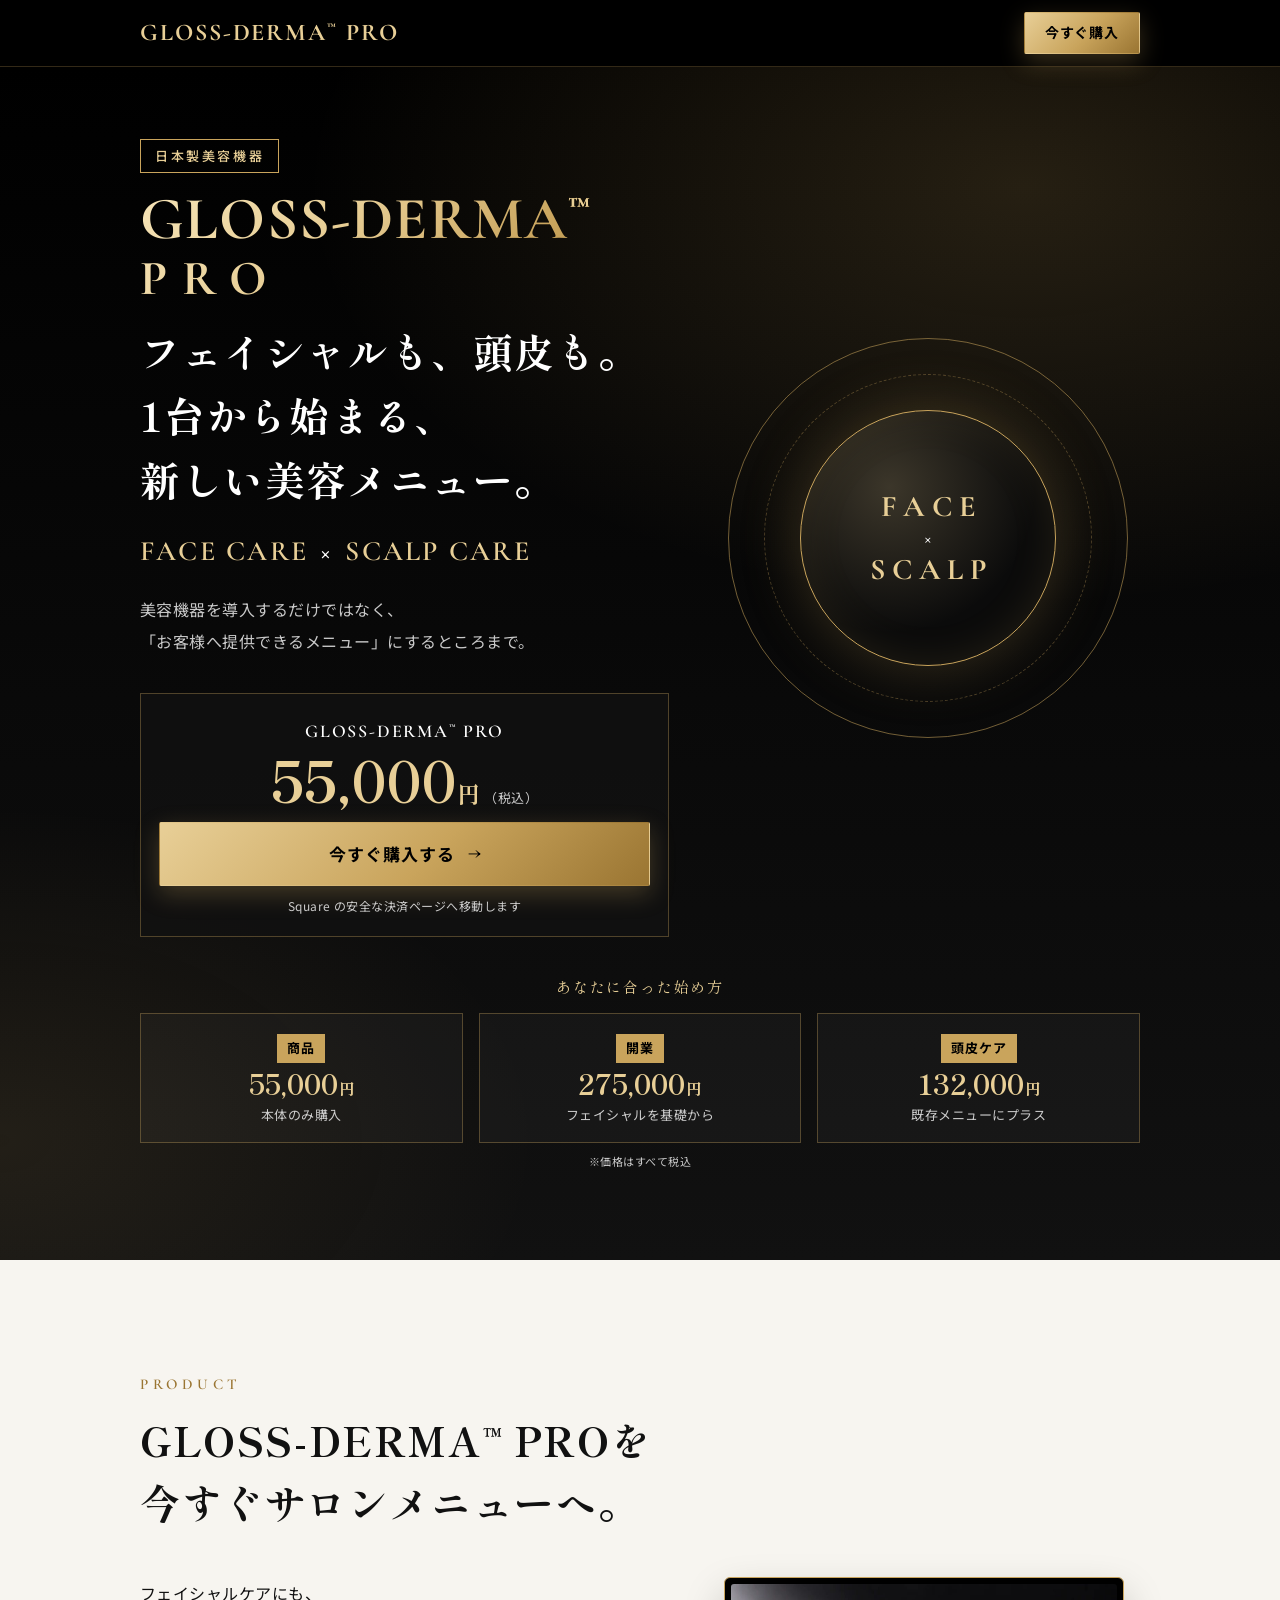
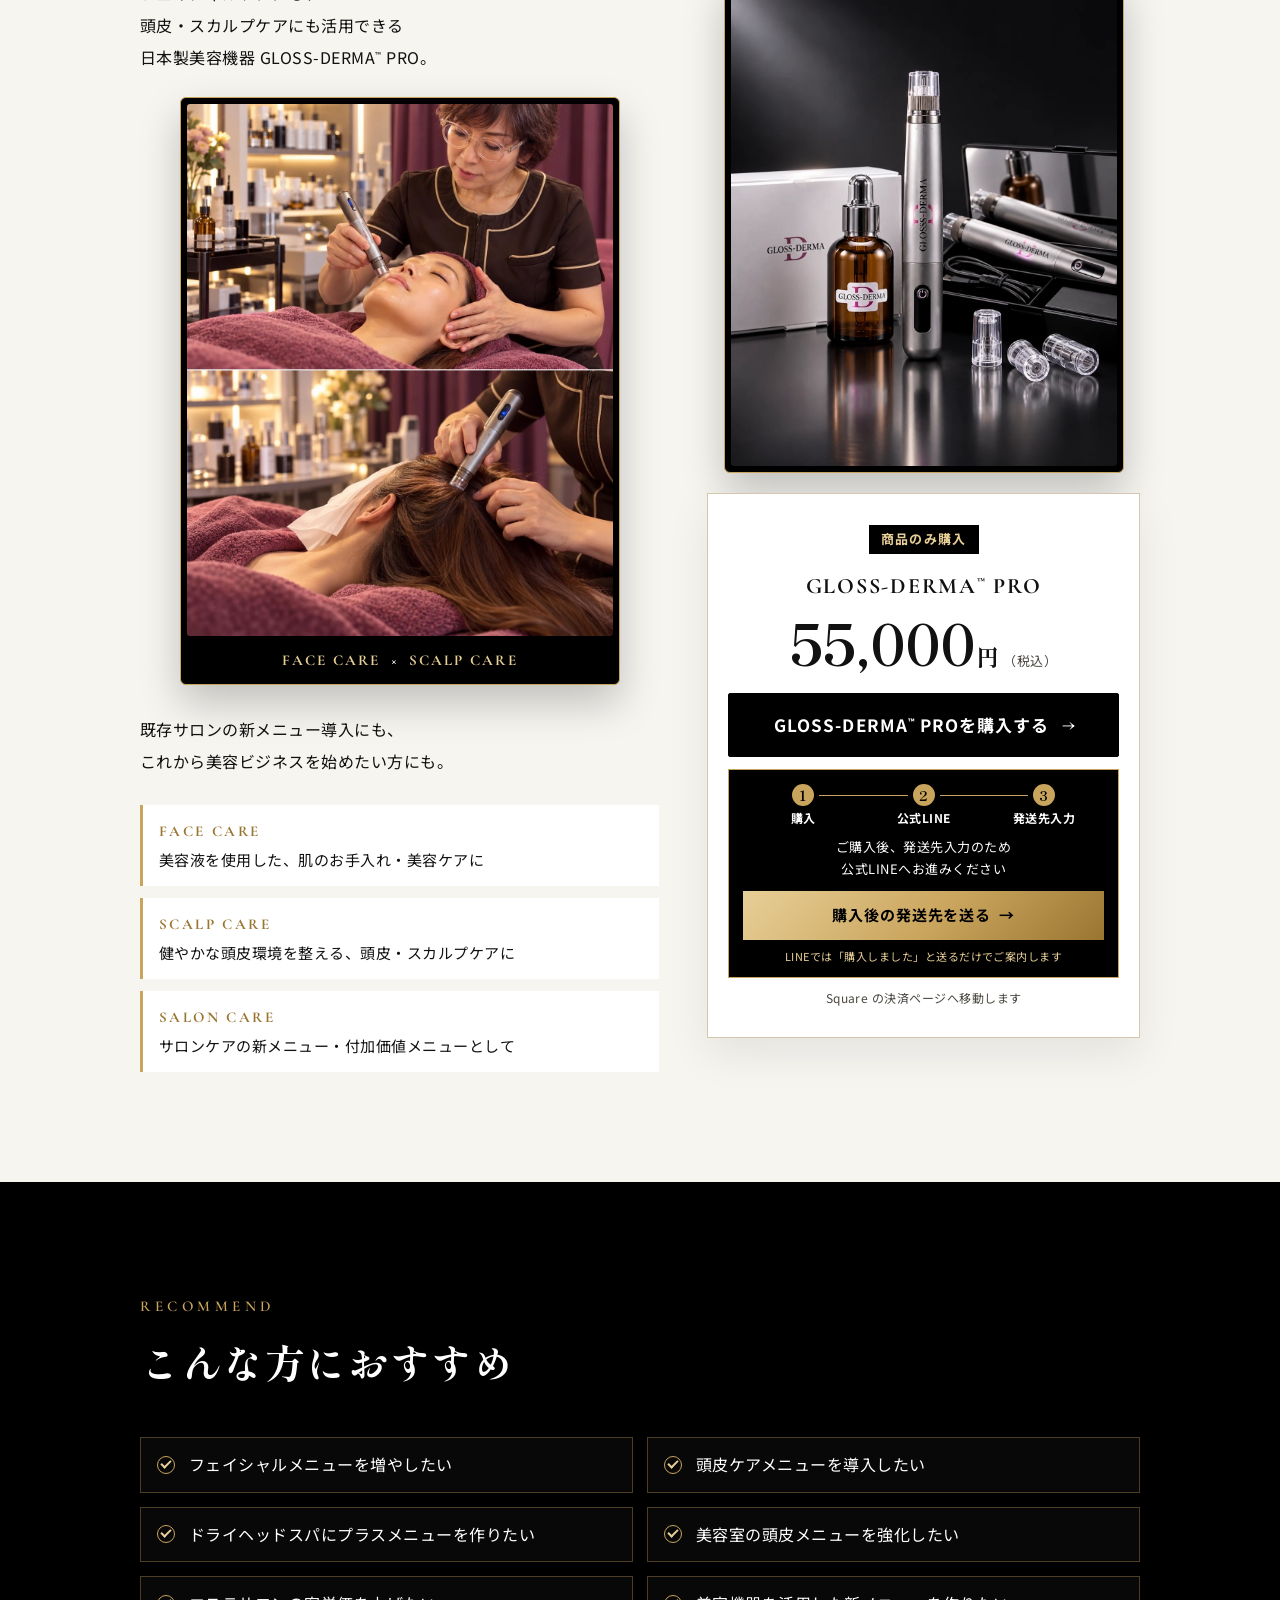
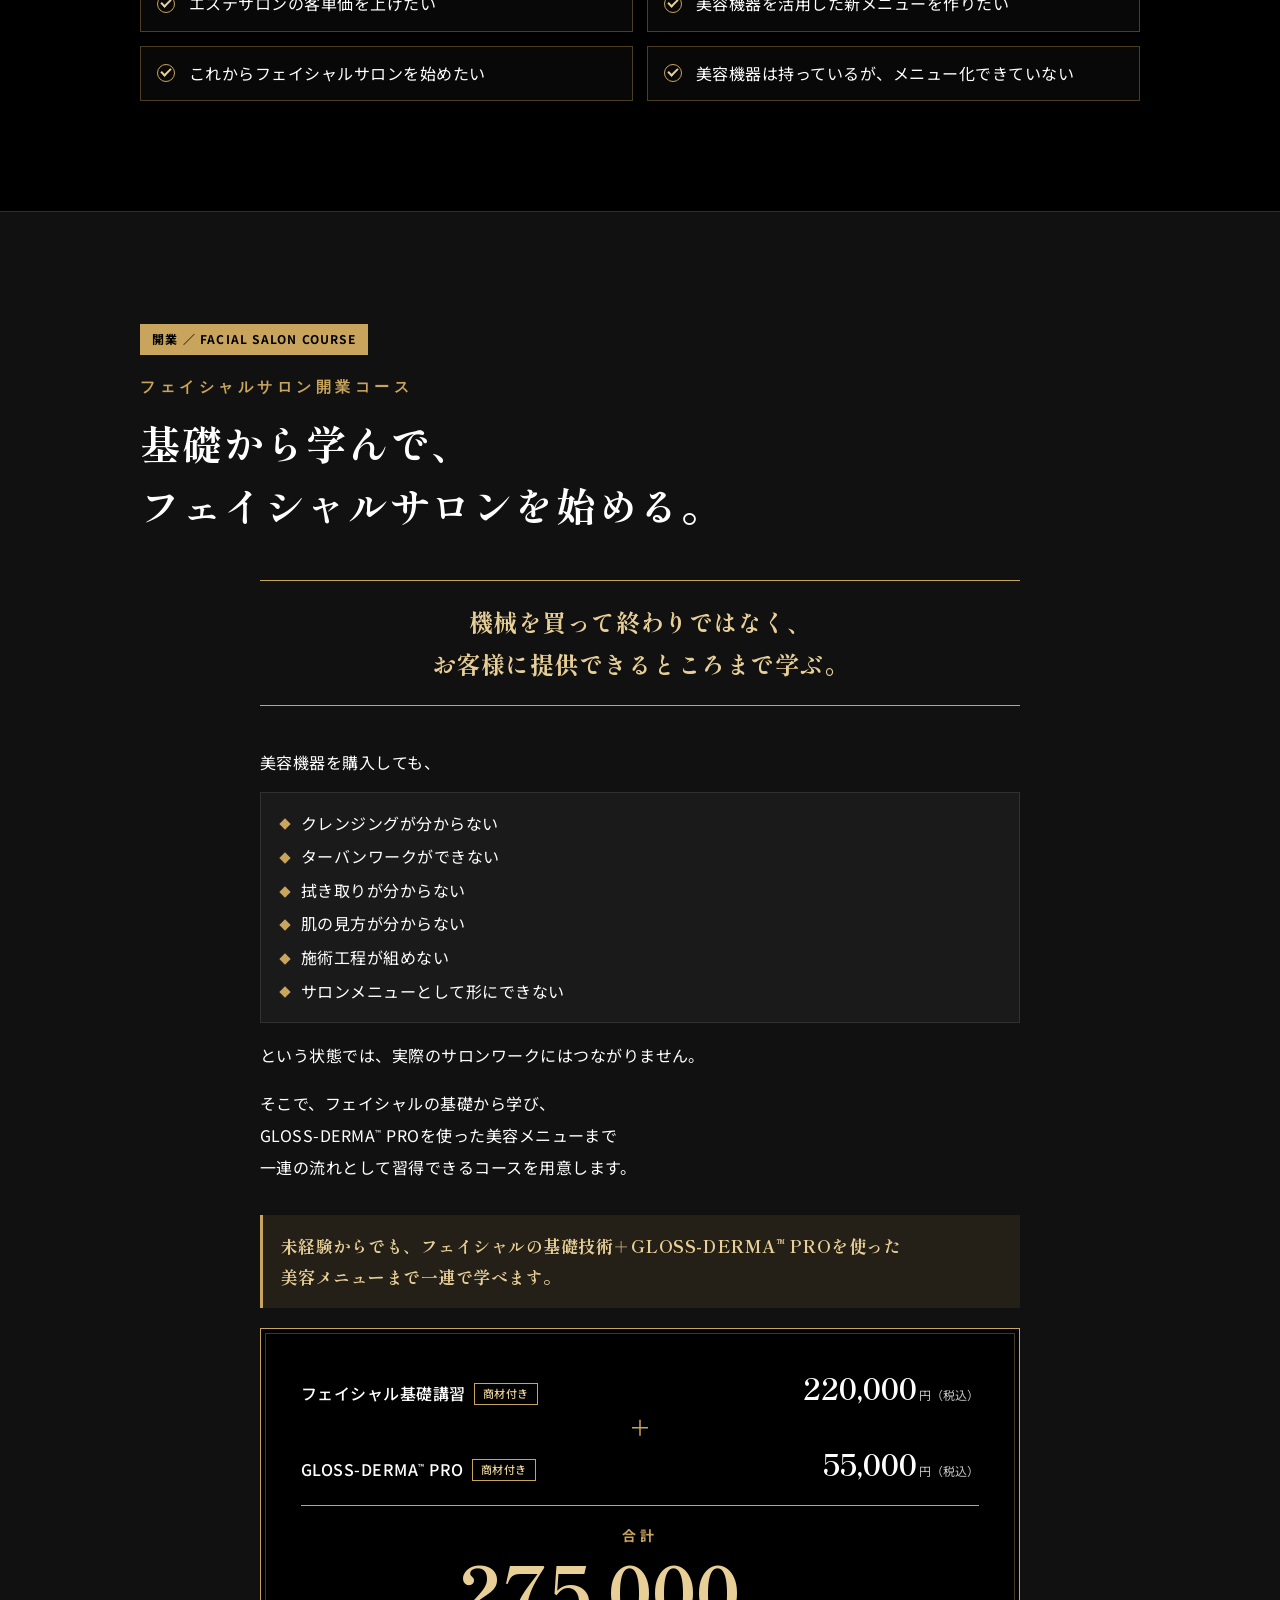
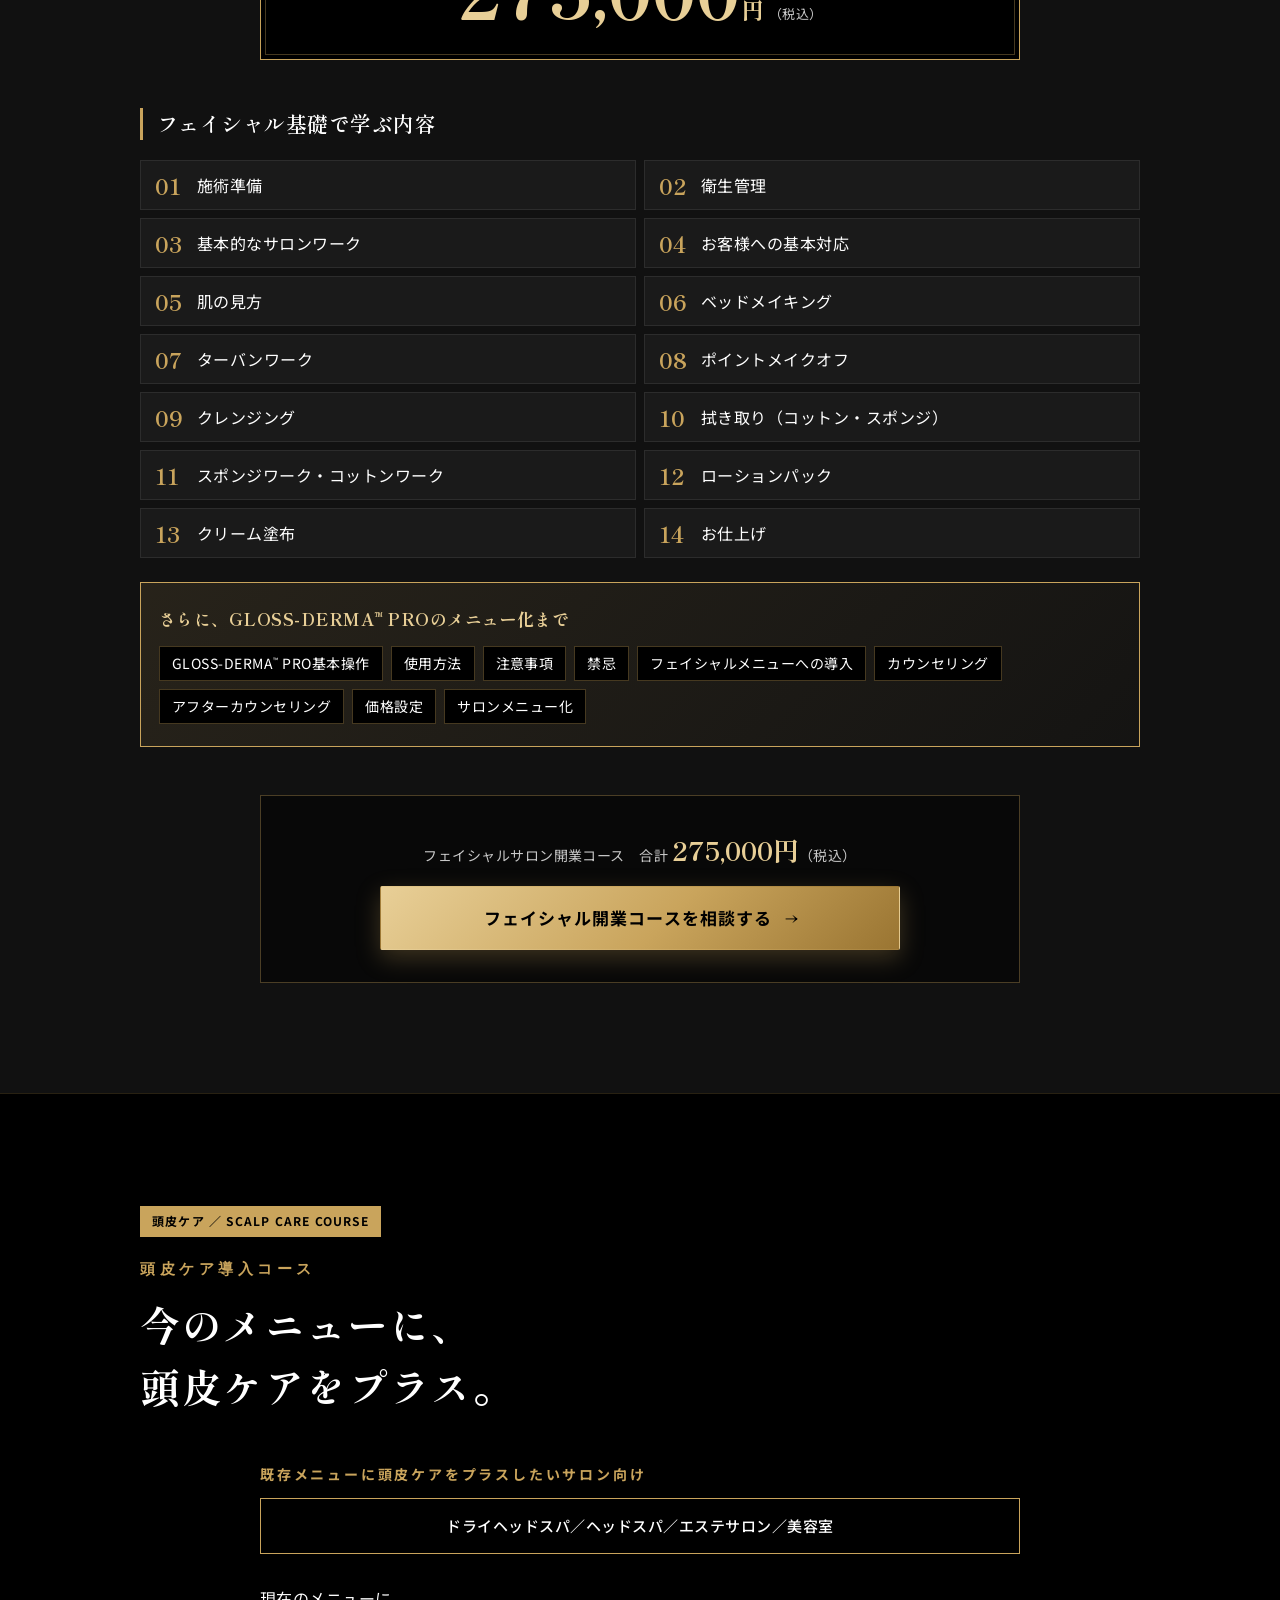
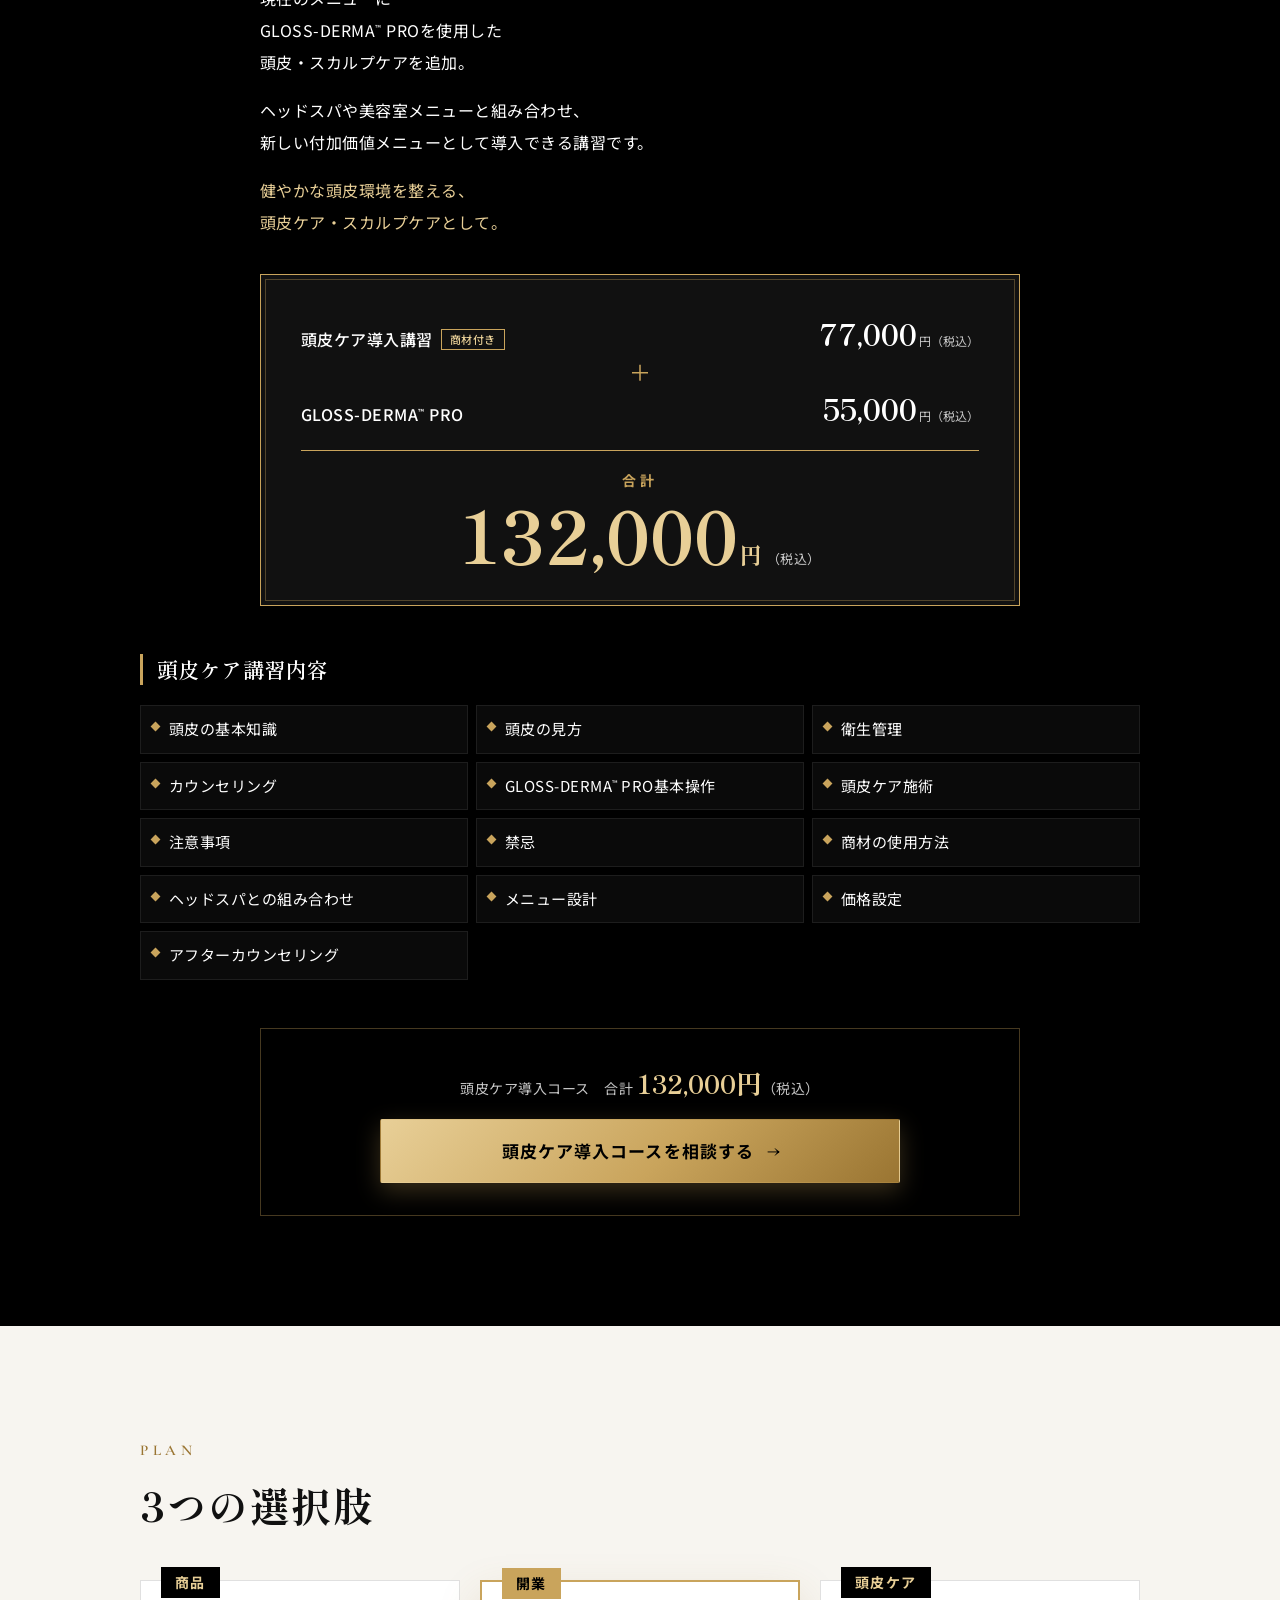
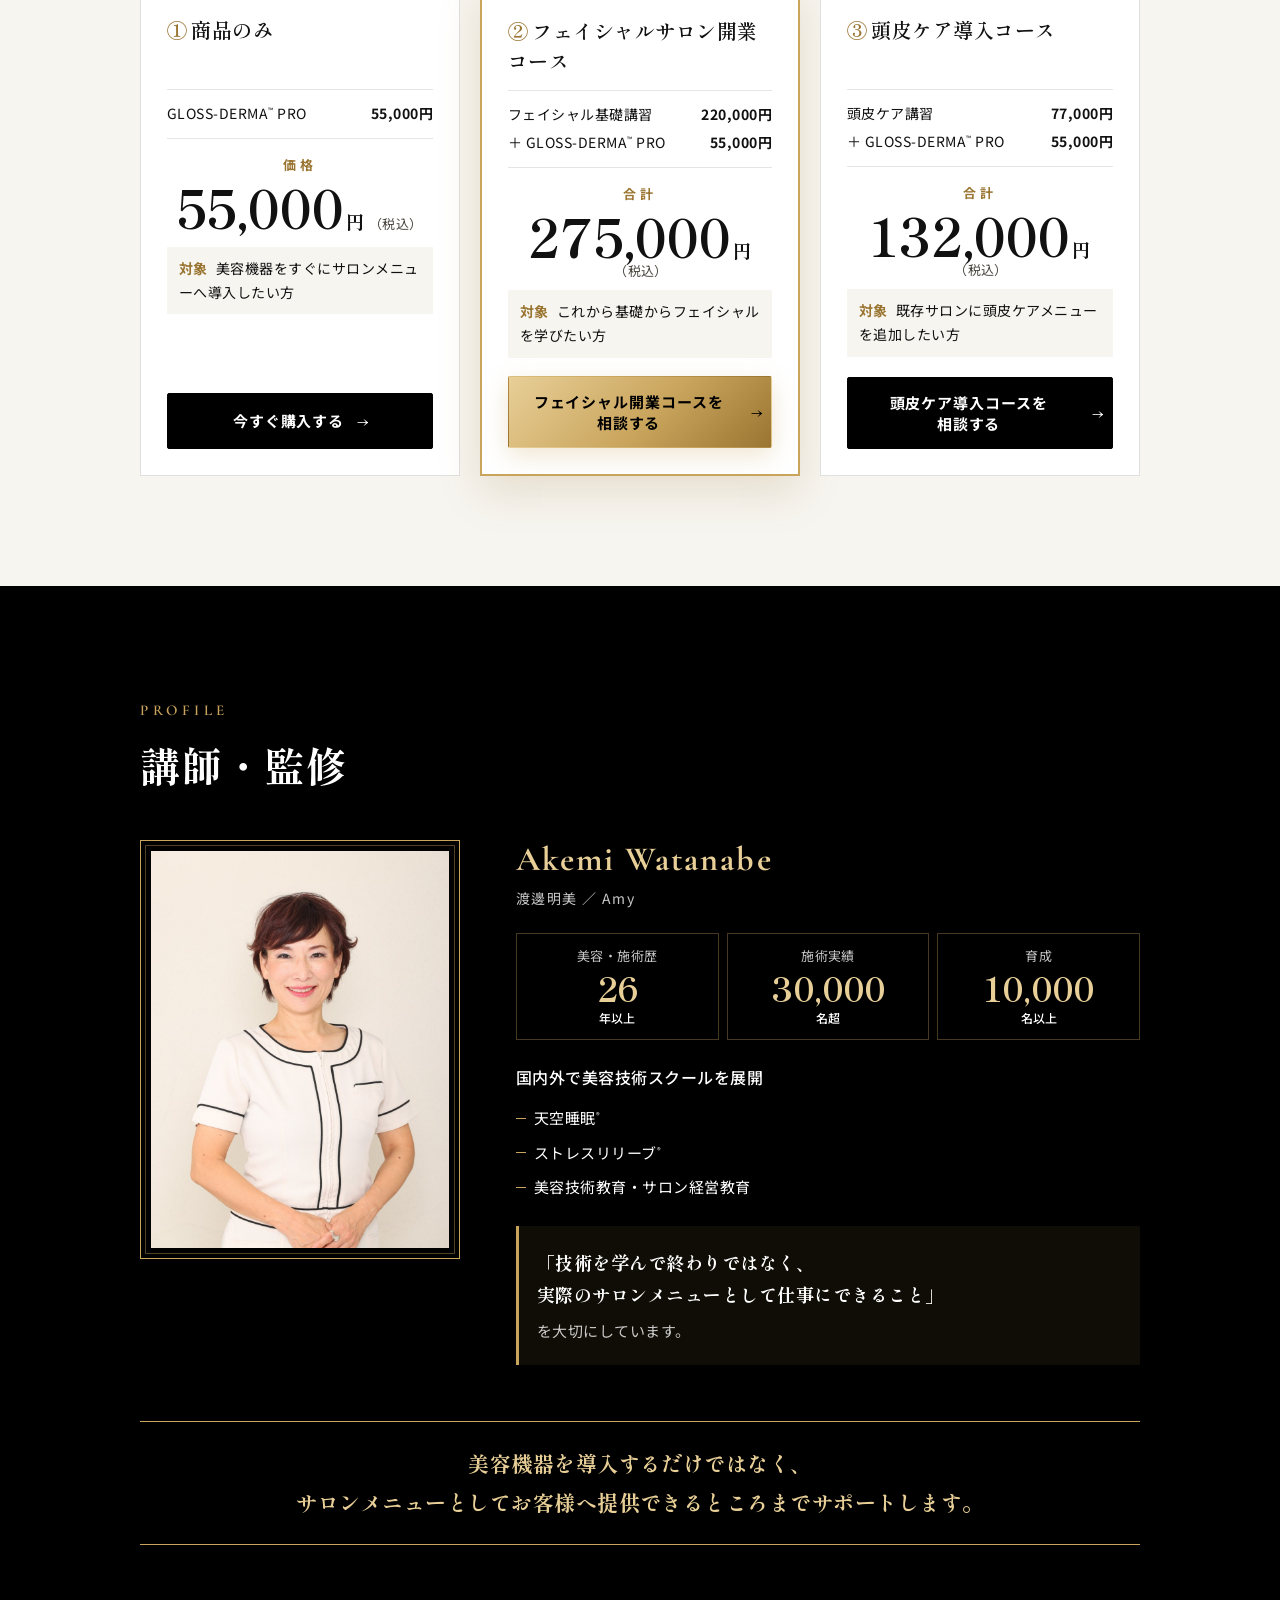
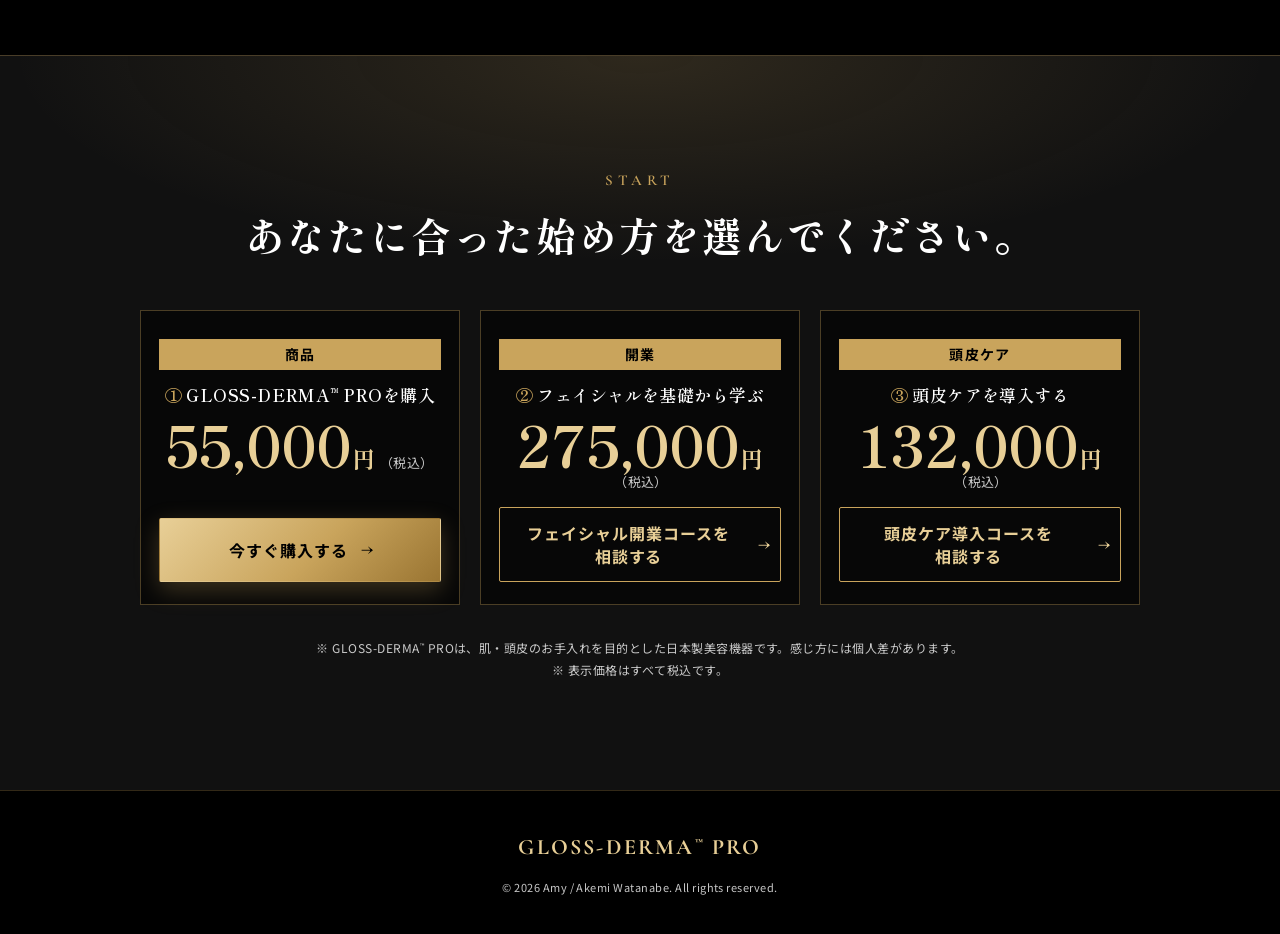
<file: gloss-derma-pro/index.html>
<!DOCTYPE html>
<html lang="ja">
<head>
<meta charset="UTF-8">
<meta name="viewport" content="width=device-width, initial-scale=1.0, viewport-fit=cover">
<title>GLOSS-DERMA™ PRO | フェイシャルも、頭皮も。1台から始まる、新しい美容メニュー</title>
<meta name="description" content="日本製美容機器 GLOSS-DERMA™ PRO（55,000円・税込）。フェイシャルケアにも頭皮・スカルプケアにも。サロンの新メニュー導入から、これから美容サロンを始めたい方のためのフェイシャルサロン開業コース・頭皮ケア導入講習まで。">
<meta name="robots" content="index,follow">
<meta name="theme-color" content="#000000">

<!-- OGP -->
<meta property="og:type" content="website">
<meta property="og:site_name" content="GLOSS-DERMA™ PRO">
<meta property="og:title" content="GLOSS-DERMA™ PRO | フェイシャルも、頭皮も。1台から始まる、新しい美容メニュー">
<meta property="og:description" content="FACE CARE × SCALP CARE。美容機器を導入するだけではなく、「お客様へ提供できるメニュー」にするところまで。">
<meta property="og:locale" content="ja_JP">
<meta name="twitter:card" content="summary">

<link rel="icon" href="favicon.svg" type="image/svg+xml">

<link rel="preconnect" href="https://fonts.googleapis.com">
<link rel="preconnect" href="https://fonts.gstatic.com" crossorigin>
<link href="https://fonts.googleapis.com/css2?family=Cormorant+Garamond:wght@500;600;700&family=Shippori+Mincho:wght@500;600;700&family=Noto+Sans+JP:wght@300;400;500;700&display=swap" rel="stylesheet">

<link rel="stylesheet" href="css/style.css">
</head>
<body>

<a class="skip-link" href="#main">本文へスキップ</a>

<header class="site-header">
  <div class="site-header__inner">
    <a href="#top" class="logo" aria-label="GLOSS-DERMA PRO トップへ">GLOSS-DERMA<sup>™</sup> PRO</a>
    <a href="https://square.link/u/SeOvSrRY" class="btn btn--gold btn--sm js-buy" target="_blank" rel="noopener noreferrer"><span class="btn__label">今すぐ購入</span></a>
  </div>
</header>

<main id="main">

  <!-- ========== FIRST VIEW ========== -->
  <section class="hero" id="top">
    <div class="hero__bg" aria-hidden="true"></div>
    <div class="container hero__inner">
      <div class="hero__copy">
        <p class="eyebrow">日本製美容機器</p>
        <h1 class="hero__title">
          <span class="hero__brand">GLOSS-DERMA<sup>™</sup><span class="hero__brand-pro">PRO</span></span>
          <span class="hero__catch">フェイシャルも、頭皮も。<br>1台から始まる、<br>新しい美容メニュー。</span>
        </h1>
        <p class="hero__sub"><span class="nowrap">FACE CARE</span><span class="hero__x">×</span><span class="nowrap">SCALP CARE</span></p>
        <p class="hero__lead">美容機器を導入するだけではなく、<br>「お客様へ提供できるメニュー」<br class="sp-only">にするところまで。</p>
      </div>

      <div class="hero__visual" aria-hidden="true">
        <div class="emblem">
          <span class="emblem__ring emblem__ring--1"></span>
          <span class="emblem__ring emblem__ring--2"></span>
          <span class="emblem__ring emblem__ring--3"></span>
          <span class="emblem__core">
            <span class="emblem__label">FACE</span>
            <span class="emblem__x">×</span>
            <span class="emblem__label">SCALP</span>
          </span>
        </div>
      </div>

      <div class="hero__offer">
        <div class="price-box">
          <p class="price-box__name">GLOSS-DERMA<sup>™</sup> PRO</p>
          <p class="price"><span class="price__num">55,000</span><span class="price__unit">円</span><span class="price__tax">（税込）</span></p>
        </div>
        <a href="https://square.link/u/SeOvSrRY" class="btn btn--gold btn--lg btn--block js-buy" target="_blank" rel="noopener noreferrer"><span class="btn__label">今すぐ購入する</span><span class="btn__arrow" aria-hidden="true">→</span></a>
        <p class="note-sm">Square の安全な決済ページへ移動します</p>
      </div>

      <nav class="choice-nav" aria-label="3つの始め方">
        <p class="choice-nav__title">あなたに合った始め方</p>
        <ul class="choice-nav__list">
          <li><a href="#product" class="choice-nav__item"><span class="choice-nav__tag">商品</span><span class="choice-nav__price">55,000<small>円</small></span><span class="choice-nav__desc">本体のみ購入</span></a></li>
          <li><a href="#facial" class="choice-nav__item"><span class="choice-nav__tag">開業</span><span class="choice-nav__price">275,000<small>円</small></span><span class="choice-nav__desc">フェイシャルを基礎から</span></a></li>
          <li><a href="#scalp" class="choice-nav__item"><span class="choice-nav__tag">頭皮ケア</span><span class="choice-nav__price">132,000<small>円</small></span><span class="choice-nav__desc">既存メニューにプラス</span></a></li>
        </ul>
        <p class="choice-nav__tax">※価格はすべて税込</p>
      </nav>
    </div>
  </section>

  <!-- ========== PRODUCT ========== -->
  <section class="section section--light" id="product">
    <div class="container">
      <p class="section-label">PRODUCT</p>
      <h2 class="section-title">GLOSS-DERMA<sup>™</sup> PROを<br>今すぐサロンメニューへ。</h2>
      <div class="product">
        <div class="product__text">
          <p>フェイシャルケアにも、<br>頭皮・スカルプケアにも活用できる<br>日本製美容機器 GLOSS-DERMA<sup>™</sup> PRO。</p>
          <figure class="product-photo product-photo--care">
            <img src="images/face-scalp-care.jpg" alt="GLOSS-DERMA PRO フェイスケア・頭皮ケア使用イメージ" width="1122" height="1402" loading="lazy" decoding="async">
            <figcaption><span>FACE CARE</span><span class="product-photo__x">×</span><span>SCALP CARE</span></figcaption>
          </figure>
          <p>既存サロンの新メニュー導入にも、<br>これから美容ビジネスを始めたい方にも。</p>
          <ul class="feature-list">
            <li><span class="feature-list__en">FACE CARE</span><span>美容液を使用した、肌のお手入れ・美容ケアに</span></li>
            <li><span class="feature-list__en">SCALP CARE</span><span>健やかな頭皮環境を整える、頭皮・スカルプケアに</span></li>
            <li><span class="feature-list__en">SALON CARE</span><span>サロンケアの新メニュー・付加価値メニューとして</span></li>
          </ul>
        </div>
        <div class="product__buy">
          <figure class="product-photo product-photo--set">
            <img src="images/product-set.jpg" alt="GLOSS-DERMA PRO 商品セット画像" width="1122" height="1402" loading="lazy" decoding="async">
          </figure>
          <div class="buy-card">
          <p class="buy-card__label">商品のみ購入</p>
          <p class="buy-card__name">GLOSS-DERMA<sup>™</sup> PRO</p>
          <p class="price price--dark"><span class="price__num">55,000</span><span class="price__unit">円</span><span class="price__tax">（税込）</span></p>
          <a href="https://square.link/u/SeOvSrRY" class="btn btn--black btn--lg btn--block js-buy" target="_blank" rel="noopener noreferrer"><span class="btn__label">GLOSS-DERMA<sup>™</sup> PROを<wbr>購入する</span><span class="btn__arrow" aria-hidden="true">→</span></a>
          <div class="after-buy">
            <ol class="after-buy__flow" aria-label="ご購入後の流れ">
              <li><span class="after-buy__num">1</span>購入</li>
              <li><span class="after-buy__num">2</span>公式LINE</li>
              <li><span class="after-buy__num">3</span>発送先入力</li>
            </ol>
            <p class="after-buy__text">ご購入後、発送先入力のため<br>公式LINEへお進みください</p>
            <a href="https://lin.ee/C0byPWO" class="after-buy__link" target="_blank" rel="noopener noreferrer">購入後の発送先を送る<span aria-hidden="true">→</span></a>
            <p class="after-buy__hint">LINEでは「購入しました」と送るだけでご案内します</p>
          </div>
          <p class="note-sm note-sm--dark">Square の決済ページへ移動します</p>
          </div>
        </div>
      </div>
    </div>
  </section>

  <!-- ========== RECOMMEND ========== -->
  <section class="section" id="recommend">
    <div class="container">
      <p class="section-label">RECOMMEND</p>
      <h2 class="section-title">こんな方におすすめ</h2>
      <ul class="check-list">
        <li>フェイシャルメニューを増やしたい</li>
        <li>頭皮ケアメニューを導入したい</li>
        <li>ドライヘッドスパにプラスメニューを作りたい</li>
        <li>美容室の頭皮メニューを強化したい</li>
        <li>エステサロンの客単価を上げたい</li>
        <li>美容機器を活用した新メニューを作りたい</li>
        <li>これからフェイシャルサロンを始めたい</li>
        <li>美容機器は持っているが、メニュー化できていない</li>
      </ul>
    </div>
  </section>

  <!-- ========== FACIAL COURSE ========== -->
  <section class="section section--course" id="facial">
    <div class="container">
      <p class="course-tag">開業 ／ FACIAL SALON COURSE</p>
      <p class="section-label">フェイシャルサロン開業コース</p>
      <h2 class="section-title">基礎から学んで、<br>フェイシャルサロンを始める。</h2>
      <p class="emphasis">機械を買って終わりではなく、<br>お客様に提供できるところまで学ぶ。</p>

      <div class="course-body">
        <p>美容機器を購入しても、</p>
        <ul class="problem-list">
          <li>クレンジングが分からない</li>
          <li>ターバンワークができない</li>
          <li>拭き取りが分からない</li>
          <li>肌の見方が分からない</li>
          <li>施術工程が組めない</li>
          <li>サロンメニューとして形にできない</li>
        </ul>
        <p>という状態では、実際のサロンワークにはつながりません。</p>
        <p>そこで、フェイシャルの基礎から学び、<br>GLOSS-DERMA<sup>™</sup> PROを使った美容メニューまで<br>一連の流れとして習得できるコースを用意します。</p>
      </div>

      <p class="course-point">未経験からでも、<wbr>フェイシャルの基礎技術＋<wbr><span class="nowrap">GLOSS-DERMA<sup>™</sup> PRO</span>を使った<wbr>美容メニューまで<wbr>一連で学べます。</p>

      <div class="plan">
        <div class="plan__row">
          <p class="plan__name">フェイシャル基礎講習<span class="plan__badge">商材付き</span></p>
          <p class="plan__price">220,000<small>円（税込）</small></p>
        </div>
        <p class="plan__plus" aria-hidden="true">＋</p>
        <div class="plan__row">
          <p class="plan__name">GLOSS-DERMA<sup>™</sup> PRO<span class="plan__badge">商材付き</span></p>
          <p class="plan__price">55,000<small>円（税込）</small></p>
        </div>
        <div class="plan__total">
          <p class="plan__total-label">合計</p>
          <p class="price"><span class="price__num">275,000</span><span class="price__unit">円</span><span class="price__tax">（税込）</span></p>
        </div>
      </div>

      <h3 class="sub-title">フェイシャル基礎で学ぶ内容</h3>
      <ol class="step-list">
        <li><span class="step-list__num">01</span>施術準備</li>
        <li><span class="step-list__num">02</span>衛生管理</li>
        <li><span class="step-list__num">03</span>基本的なサロンワーク</li>
        <li><span class="step-list__num">04</span>お客様への基本対応</li>
        <li><span class="step-list__num">05</span>肌の見方</li>
        <li><span class="step-list__num">06</span>ベッドメイキング</li>
        <li><span class="step-list__num">07</span>ターバンワーク</li>
        <li><span class="step-list__num">08</span>ポイントメイクオフ</li>
        <li><span class="step-list__num">09</span>クレンジング</li>
        <li><span class="step-list__num">10</span>拭き取り（コットン・スポンジ）</li>
        <li><span class="step-list__num">11</span>スポンジワーク・コットンワーク</li>
        <li><span class="step-list__num">12</span>ローションパック</li>
        <li><span class="step-list__num">13</span>クリーム塗布</li>
        <li><span class="step-list__num">14</span>お仕上げ</li>
      </ol>

      <div class="plus-box">
        <p class="plus-box__title">さらに、GLOSS-DERMA<sup>™</sup> PROのメニュー化まで</p>
        <ul class="tag-list">
          <li>GLOSS-DERMA<sup>™</sup> PRO基本操作</li>
          <li>使用方法</li>
          <li>注意事項</li>
          <li>禁忌</li>
          <li>フェイシャルメニューへの導入</li>
          <li>カウンセリング</li>
          <li>アフターカウンセリング</li>
          <li>価格設定</li>
          <li>サロンメニュー化</li>
        </ul>
      </div>

      <div class="cta-block">
        <p class="cta-block__lead">フェイシャルサロン開業コース　合計 <strong>275,000円</strong>（税込）</p>
        <a href="https://lin.ee/C0byPWO" class="btn btn--gold btn--lg btn--block js-course" target="_blank" rel="noopener noreferrer" data-course="facial"><span class="btn__label">フェイシャル開業コースを<wbr>相談する</span><span class="btn__arrow" aria-hidden="true">→</span></a>
      </div>
    </div>
  </section>

  <!-- ========== SCALP COURSE ========== -->
  <section class="section section--course section--course-alt" id="scalp">
    <div class="container">
      <p class="course-tag">頭皮ケア ／ SCALP CARE COURSE</p>
      <p class="section-label">頭皮ケア導入コース</p>
      <h2 class="section-title">今のメニューに、<br>頭皮ケアをプラス。</h2>

      <div class="target">
        <p class="target__title">既存メニューに頭皮ケアを<wbr>プラスしたいサロン向け</p>
        <p class="target__salons"><span>ドライヘッドスパ／</span><span>ヘッドスパ／</span><span>エステサロン／</span><span>美容室</span></p>
      </div>

      <div class="course-body">
        <p>現在のメニューに<br>GLOSS-DERMA<sup>™</sup> PROを使用した<br>頭皮・スカルプケアを追加。</p>
        <p>ヘッドスパや美容室メニューと組み合わせ、<br>新しい付加価値メニューとして導入できる講習です。</p>
        <p class="course-body__soft">健やかな頭皮環境を整える、<br>頭皮ケア・スカルプケアとして。</p>
      </div>

      <div class="plan">
        <div class="plan__row">
          <p class="plan__name">頭皮ケア導入講習<span class="plan__badge">商材付き</span></p>
          <p class="plan__price">77,000<small>円（税込）</small></p>
        </div>
        <p class="plan__plus" aria-hidden="true">＋</p>
        <div class="plan__row">
          <p class="plan__name">GLOSS-DERMA<sup>™</sup> PRO</p>
          <p class="plan__price">55,000<small>円（税込）</small></p>
        </div>
        <div class="plan__total">
          <p class="plan__total-label">合計</p>
          <p class="price"><span class="price__num">132,000</span><span class="price__unit">円</span><span class="price__tax">（税込）</span></p>
        </div>
      </div>

      <h3 class="sub-title">頭皮ケア講習内容</h3>
      <ul class="grid-list">
        <li>頭皮の基本知識</li>
        <li>頭皮の見方</li>
        <li>衛生管理</li>
        <li>カウンセリング</li>
        <li>GLOSS-DERMA<sup>™</sup> PRO基本操作</li>
        <li>頭皮ケア施術</li>
        <li>注意事項</li>
        <li>禁忌</li>
        <li>商材の使用方法</li>
        <li>ヘッドスパとの組み合わせ</li>
        <li>メニュー設計</li>
        <li>価格設定</li>
        <li>アフターカウンセリング</li>
      </ul>

      <div class="cta-block">
        <p class="cta-block__lead">頭皮ケア導入コース　合計 <strong>132,000円</strong>（税込）</p>
        <a href="https://lin.ee/C0byPWO" class="btn btn--gold btn--lg btn--block js-course" target="_blank" rel="noopener noreferrer" data-course="scalp"><span class="btn__label">頭皮ケア導入コースを<wbr>相談する</span><span class="btn__arrow" aria-hidden="true">→</span></a>
      </div>
    </div>
  </section>

  <!-- ========== COMPARE ========== -->
  <section class="section section--light" id="compare">
    <div class="container">
      <p class="section-label">PLAN</p>
      <h2 class="section-title">3つの選択肢</h2>
      <div class="plan-cards">
        <article class="plan-card">
          <p class="plan-card__tag">商品</p>
          <h3 class="plan-card__title"><span class="plan-card__no">①</span>商品のみ</h3>
          <ul class="plan-card__items">
            <li><span>GLOSS-DERMA<sup>™</sup> PRO</span><span>55,000円</span></li>
          </ul>
          <p class="plan-card__total">
            <span class="plan-card__total-label">価格</span>
            <span class="price price--dark"><span class="price__num">55,000</span><span class="price__unit">円</span><span class="price__tax">（税込）</span></span>
          </p>
          <p class="plan-card__for"><span>対象</span>美容機器をすぐにサロンメニューへ導入したい方</p>
          <a href="https://square.link/u/SeOvSrRY" class="btn btn--black btn--block js-buy" target="_blank" rel="noopener noreferrer"><span class="btn__label">今すぐ購入する</span><span class="btn__arrow" aria-hidden="true">→</span></a>
        </article>

        <article class="plan-card plan-card--featured">
          <p class="plan-card__tag">開業</p>
          <h3 class="plan-card__title"><span class="plan-card__no">②</span>フェイシャルサロン開業コース</h3>
          <ul class="plan-card__items">
            <li><span>フェイシャル基礎講習</span><span>220,000円</span></li>
            <li><span>＋ GLOSS-DERMA<sup>™</sup> PRO</span><span>55,000円</span></li>
          </ul>
          <p class="plan-card__total">
            <span class="plan-card__total-label">合計</span>
            <span class="price price--dark"><span class="price__num">275,000</span><span class="price__unit">円</span><span class="price__tax">（税込）</span></span>
          </p>
          <p class="plan-card__for"><span>対象</span>これから基礎からフェイシャルを学びたい方</p>
          <a href="https://lin.ee/C0byPWO" class="btn btn--gold btn--block js-course" target="_blank" rel="noopener noreferrer" data-course="facial"><span class="btn__label">フェイシャル開業コースを<wbr>相談する</span><span class="btn__arrow" aria-hidden="true">→</span></a>
        </article>

        <article class="plan-card">
          <p class="plan-card__tag">頭皮ケア</p>
          <h3 class="plan-card__title"><span class="plan-card__no">③</span>頭皮ケア導入コース</h3>
          <ul class="plan-card__items">
            <li><span>頭皮ケア講習</span><span>77,000円</span></li>
            <li><span>＋ GLOSS-DERMA<sup>™</sup> PRO</span><span>55,000円</span></li>
          </ul>
          <p class="plan-card__total">
            <span class="plan-card__total-label">合計</span>
            <span class="price price--dark"><span class="price__num">132,000</span><span class="price__unit">円</span><span class="price__tax">（税込）</span></span>
          </p>
          <p class="plan-card__for"><span>対象</span>既存サロンに頭皮ケアメニューを追加したい方</p>
          <a href="https://lin.ee/C0byPWO" class="btn btn--black btn--block js-course" target="_blank" rel="noopener noreferrer" data-course="scalp"><span class="btn__label">頭皮ケア導入コースを<wbr>相談する</span><span class="btn__arrow" aria-hidden="true">→</span></a>
        </article>
      </div>
    </div>
  </section>

  <!-- ========== PROFILE ========== -->
  <section class="section" id="profile">
    <div class="container">
      <p class="section-label">PROFILE</p>
      <h2 class="section-title">講師・監修</h2>
      <div class="profile">
        <figure class="profile__photo">
          <img src="images/amy-profile.jpg" alt="Akemi Watanabe（Amy）" width="900" height="1350" loading="lazy">
        </figure>
        <div class="profile__body">
          <p class="profile__name">Akemi Watanabe</p>
          <p class="profile__name-ja">渡邊明美 ／ Amy</p>
          <ul class="stats">
            <li><span class="stats__label">美容・施術歴</span><span class="stats__num">26<small>年以上</small></span></li>
            <li><span class="stats__label">施術実績</span><span class="stats__num">30,000<small>名超</small></span></li>
            <li><span class="stats__label">育成</span><span class="stats__num">10,000<small>名以上</small></span></li>
          </ul>
          <p class="profile__text">国内外で美容技術スクールを展開</p>
          <ul class="brand-list">
            <li>天空睡眠<sup>®</sup></li>
            <li>ストレスリリーブ<sup>®</sup></li>
            <li>美容技術教育・サロン経営教育</li>
          </ul>
          <blockquote class="profile__quote">
            <p>「技術を学んで終わりではなく、<br>実際のサロンメニューとして<br class="sp-only">仕事にできること」</p>
            <footer>を大切にしています。</footer>
          </blockquote>
        </div>
      </div>
      <p class="support-message">美容機器を導入するだけではなく、<br>サロンメニューとして<wbr>お客様へ提供できるところまで<wbr>サポートします。</p>
    </div>
  </section>

  <!-- ========== FINAL CTA ========== -->
  <section class="section section--final" id="start">
    <div class="container">
      <p class="section-label">START</p>
      <h2 class="section-title">あなたに合った始め方を<br class="sp-only">選んでください。</h2>
      <div class="final-cards">
        <div class="final-card">
          <p class="final-card__tag">商品</p>
          <h3 class="final-card__title"><span>①</span>GLOSS-DERMA<sup>™</sup> PROを<wbr>購入</h3>
          <p class="price"><span class="price__num">55,000</span><span class="price__unit">円</span><span class="price__tax">（税込）</span></p>
          <a href="https://square.link/u/SeOvSrRY" class="btn btn--gold btn--lg btn--block js-buy" target="_blank" rel="noopener noreferrer"><span class="btn__label">今すぐ購入する</span><span class="btn__arrow" aria-hidden="true">→</span></a>
        </div>
        <div class="final-card">
          <p class="final-card__tag">開業</p>
          <h3 class="final-card__title"><span>②</span>フェイシャルを基礎から学ぶ</h3>
          <p class="price"><span class="price__num">275,000</span><span class="price__unit">円</span><span class="price__tax">（税込）</span></p>
          <a href="https://lin.ee/C0byPWO" class="btn btn--outline btn--lg btn--block js-course" target="_blank" rel="noopener noreferrer" data-course="facial"><span class="btn__label">フェイシャル開業コースを<wbr>相談する</span><span class="btn__arrow" aria-hidden="true">→</span></a>
        </div>
        <div class="final-card">
          <p class="final-card__tag">頭皮ケア</p>
          <h3 class="final-card__title"><span>③</span>頭皮ケアを導入する</h3>
          <p class="price"><span class="price__num">132,000</span><span class="price__unit">円</span><span class="price__tax">（税込）</span></p>
          <a href="https://lin.ee/C0byPWO" class="btn btn--outline btn--lg btn--block js-course" target="_blank" rel="noopener noreferrer" data-course="scalp"><span class="btn__label">頭皮ケア導入コースを<wbr>相談する</span><span class="btn__arrow" aria-hidden="true">→</span></a>
        </div>
      </div>
      <p class="disclaimer">※ GLOSS-DERMA<sup>™</sup> PROは、肌・頭皮のお手入れを目的とした日本製美容機器です。感じ方には個人差があります。<br>※ 表示価格はすべて税込です。</p>
    </div>
  </section>

</main>

<footer class="site-footer">
  <div class="container">
    <p class="site-footer__logo">GLOSS-DERMA<sup>™</sup> PRO</p>
    <p class="site-footer__copy">&copy; <span id="js-year">2026</span> Amy / Akemi Watanabe. All rights reserved.</p>
  </div>
</footer>

<div class="sticky-bar" aria-hidden="false">
  <div class="sticky-bar__inner">
    <p class="sticky-bar__price"><span class="sticky-bar__name">GLOSS-DERMA<sup>™</sup> PRO</span><span class="sticky-bar__num">55,000<small>円（税込）</small></span></p>
    <a href="https://square.link/u/SeOvSrRY" class="btn btn--gold btn--sm js-buy" target="_blank" rel="noopener noreferrer"><span class="btn__label">今すぐ購入する</span></a>
  </div>
</div>

<script src="js/config.js"></script>
<script src="js/main.js"></script>
</body>
</html>
</file>
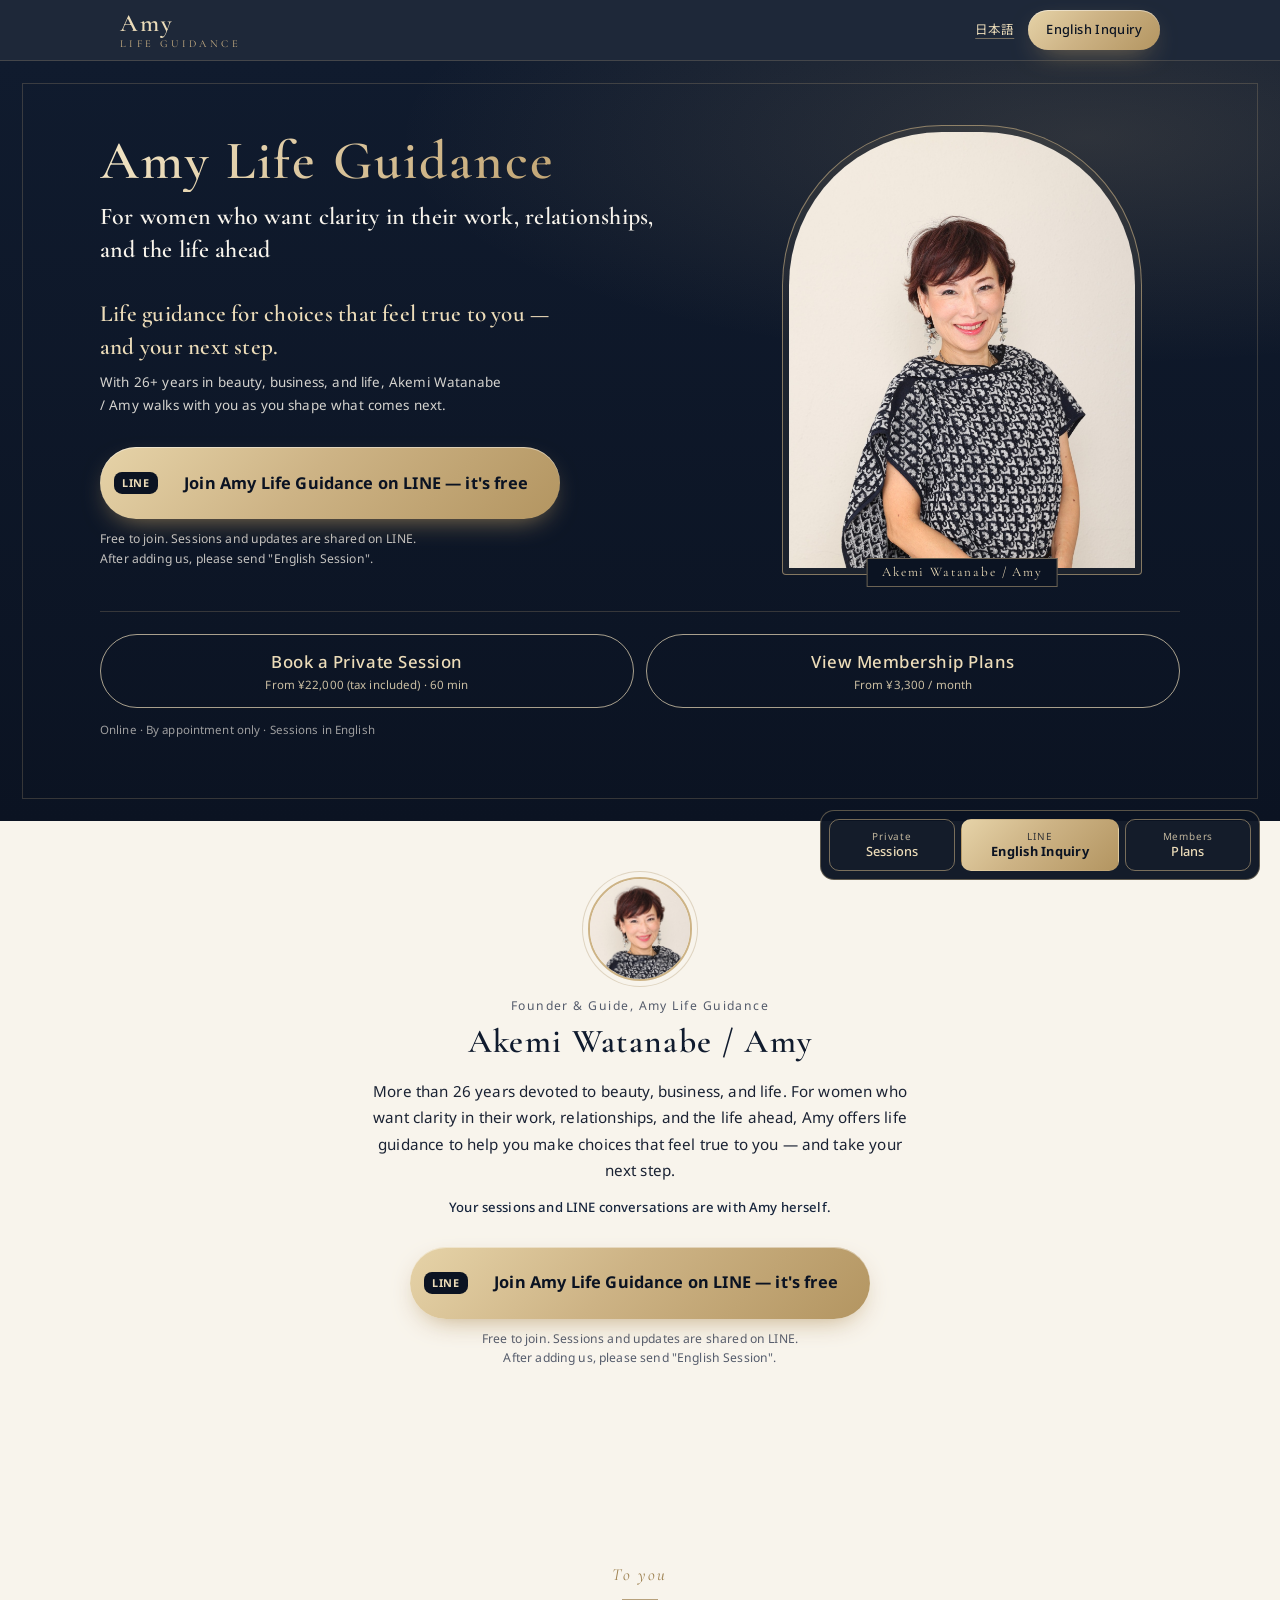
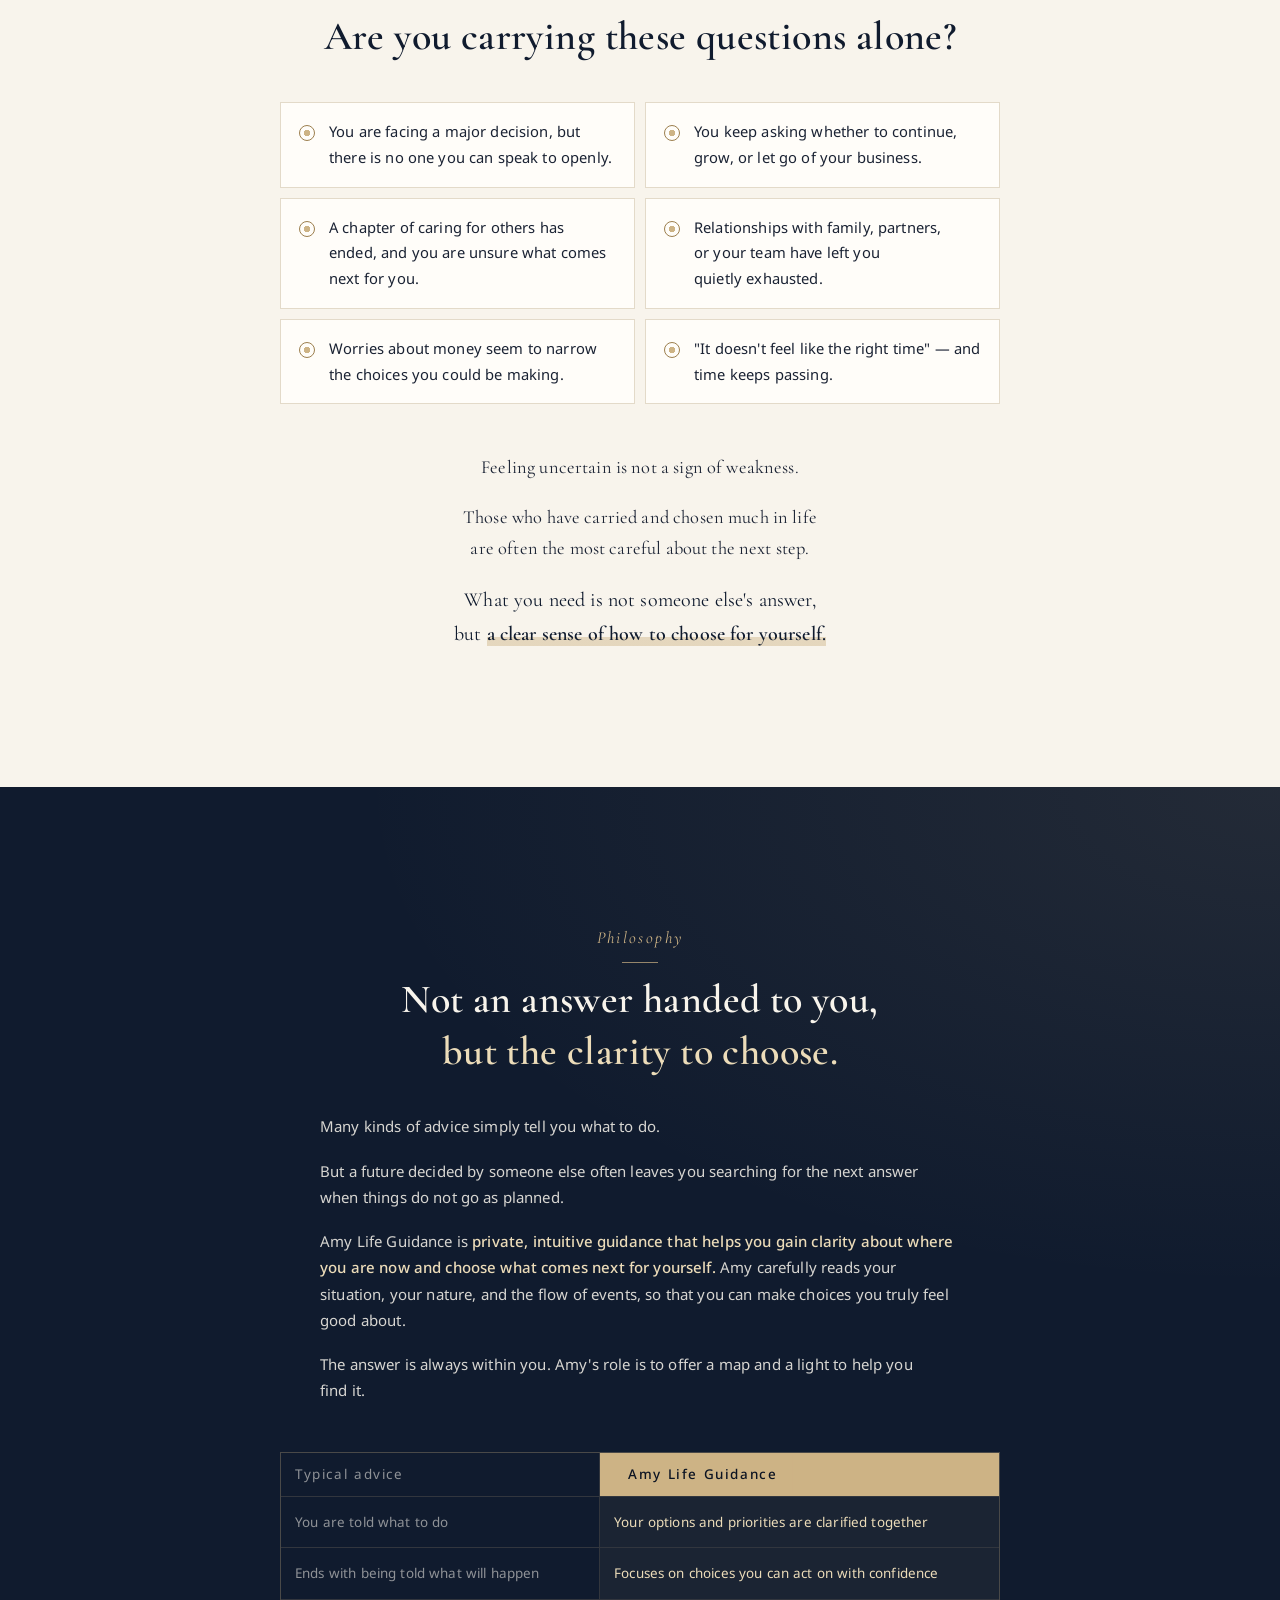
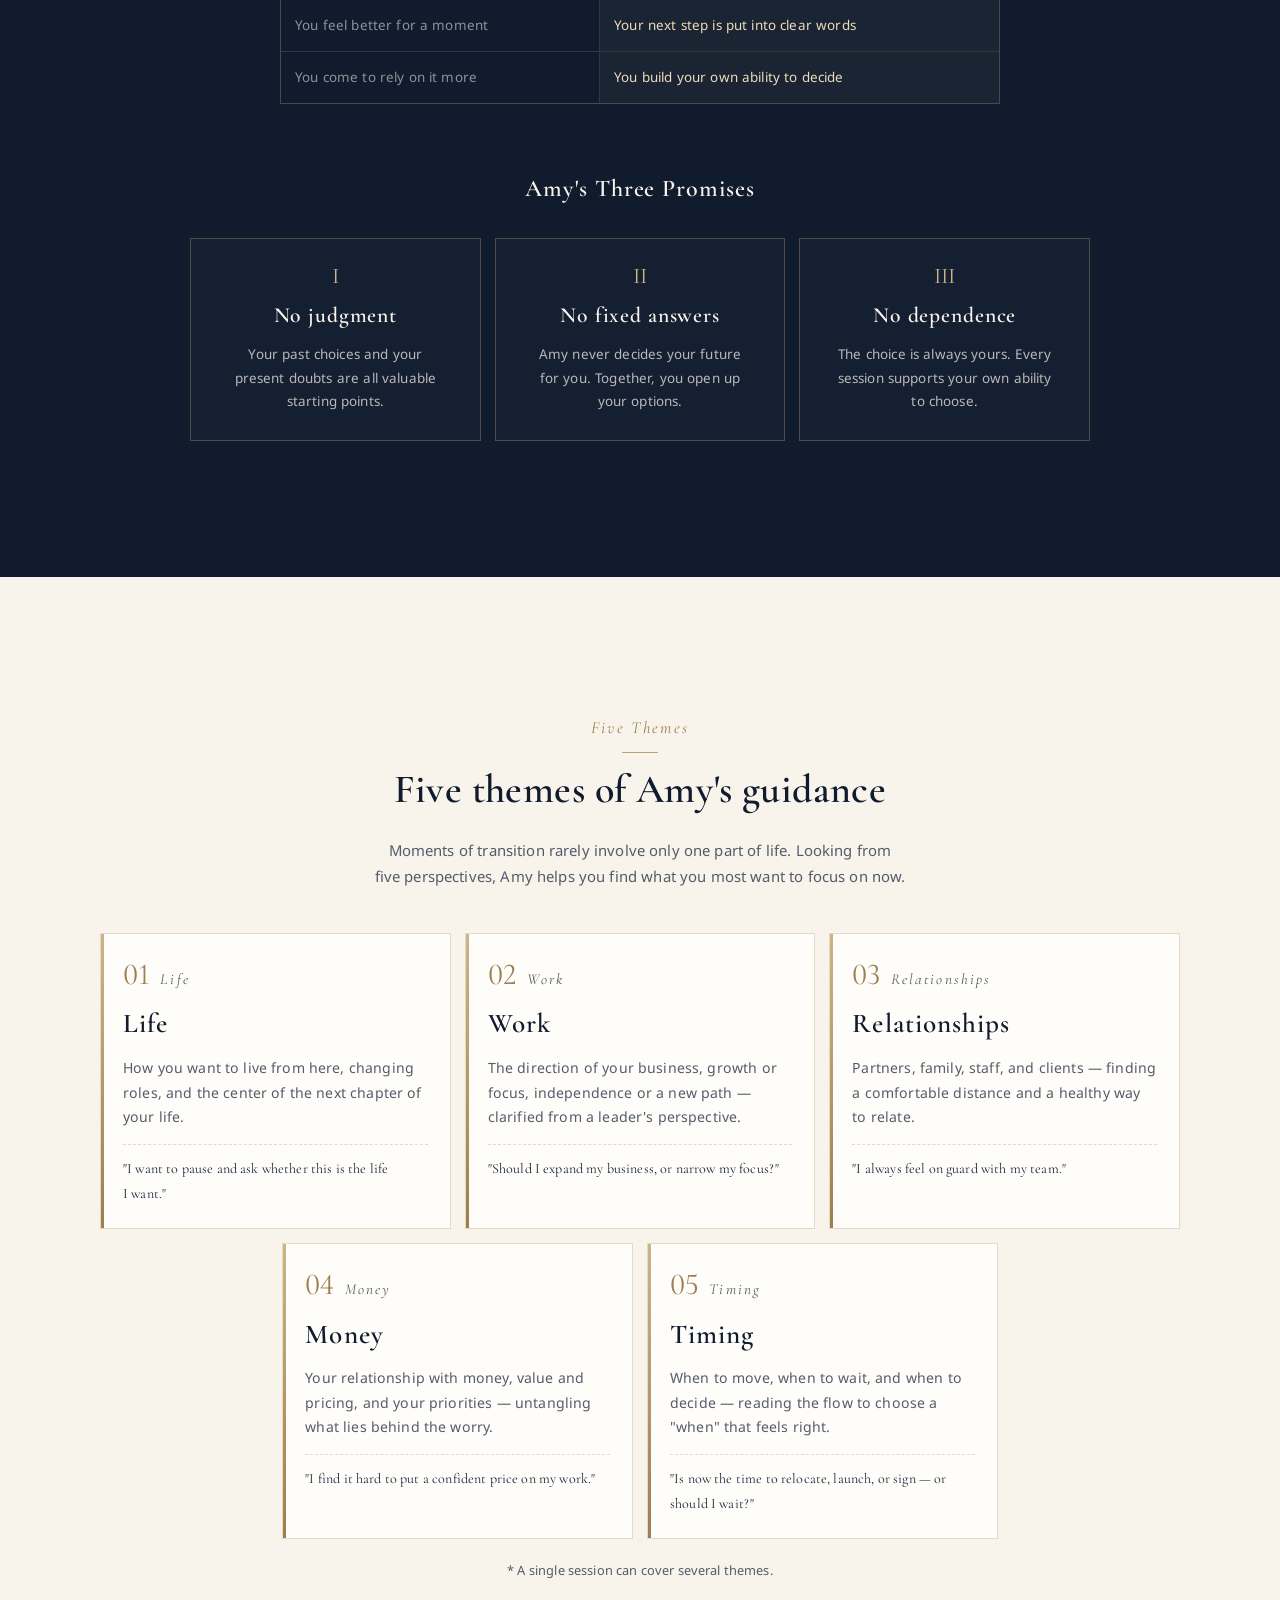
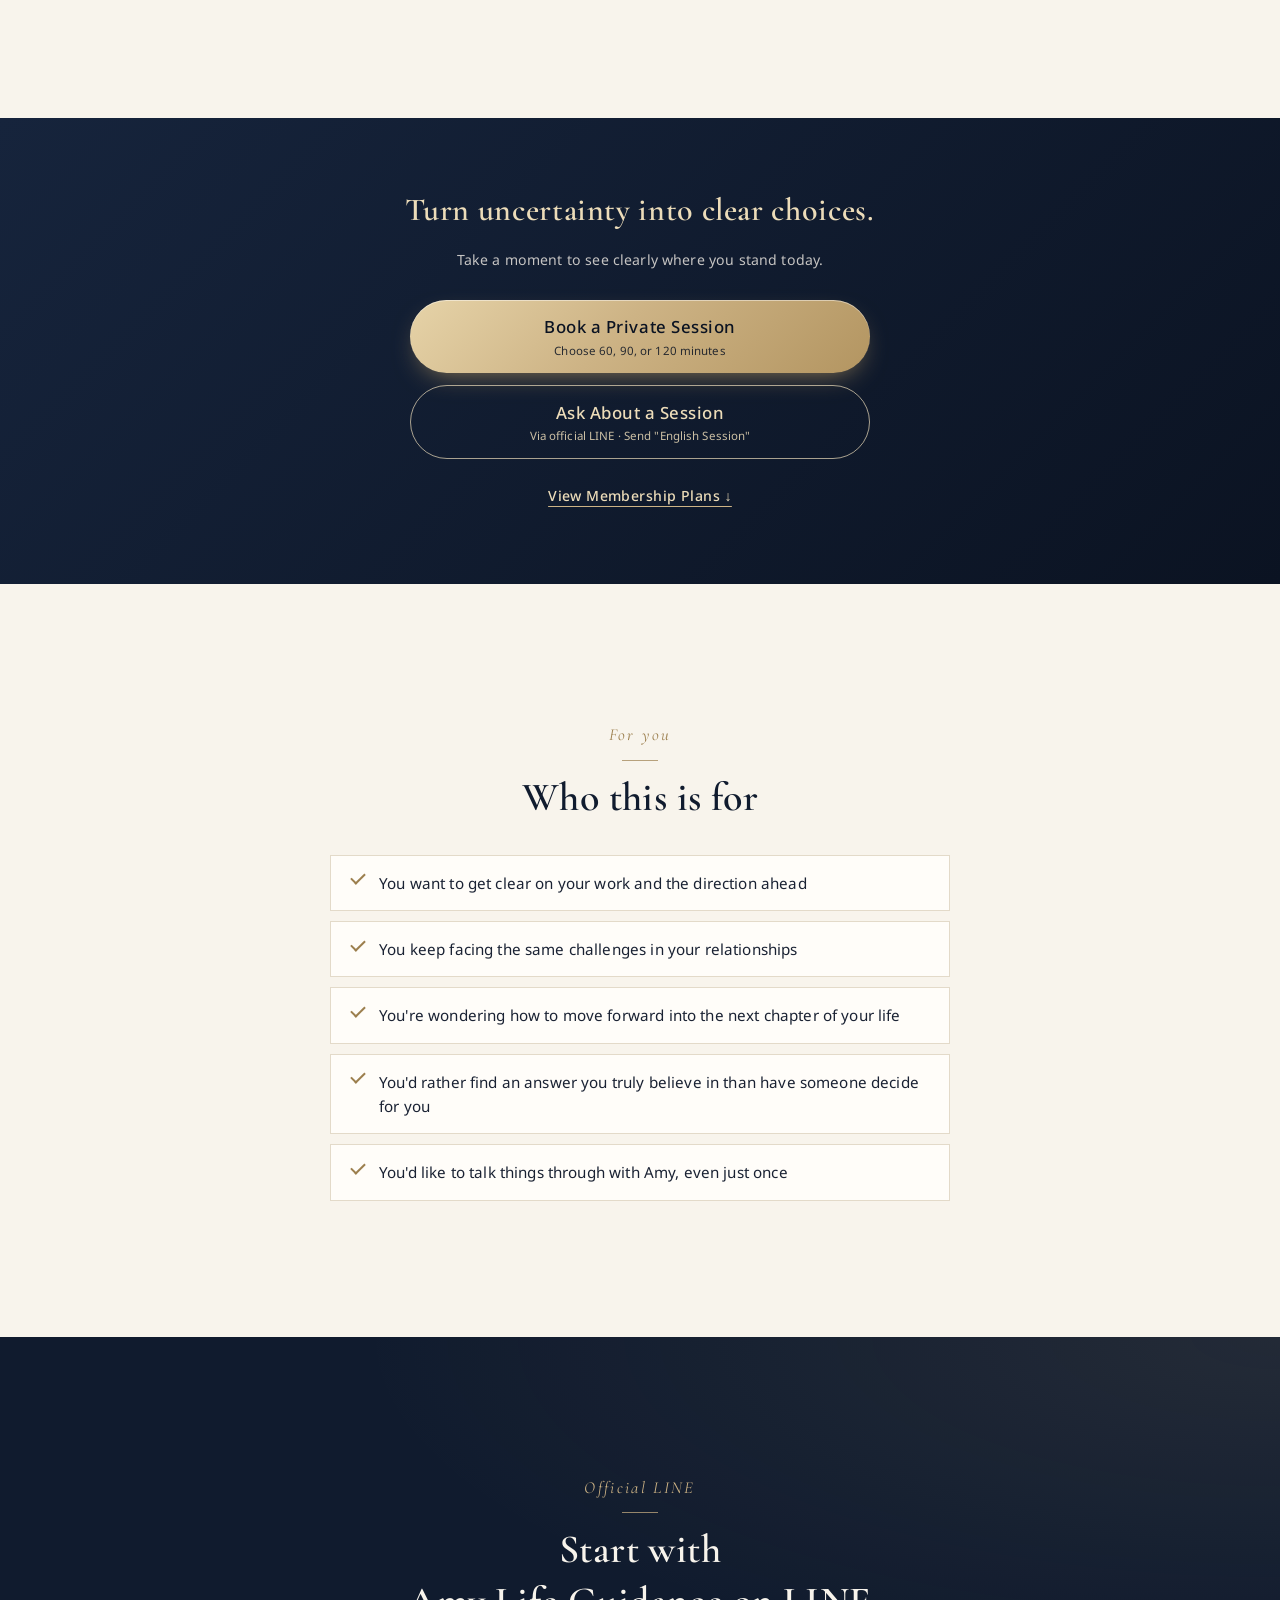
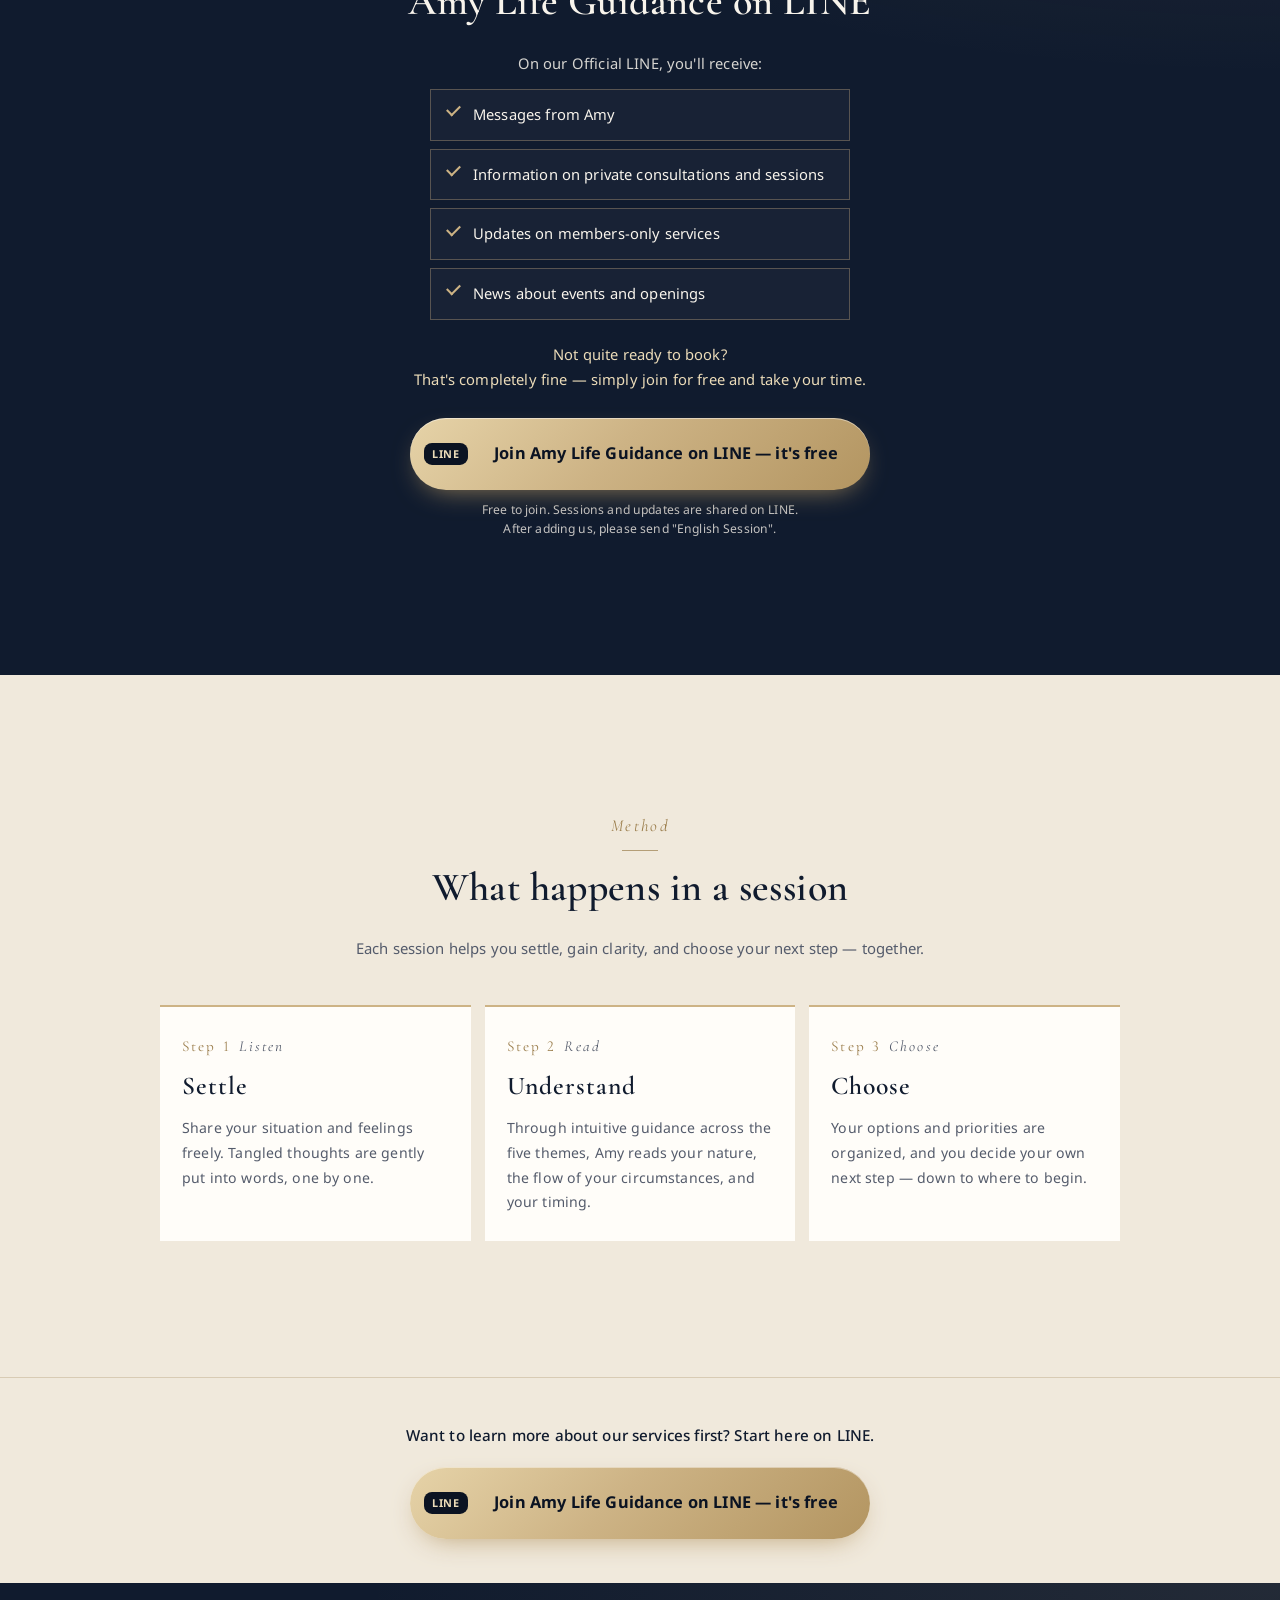
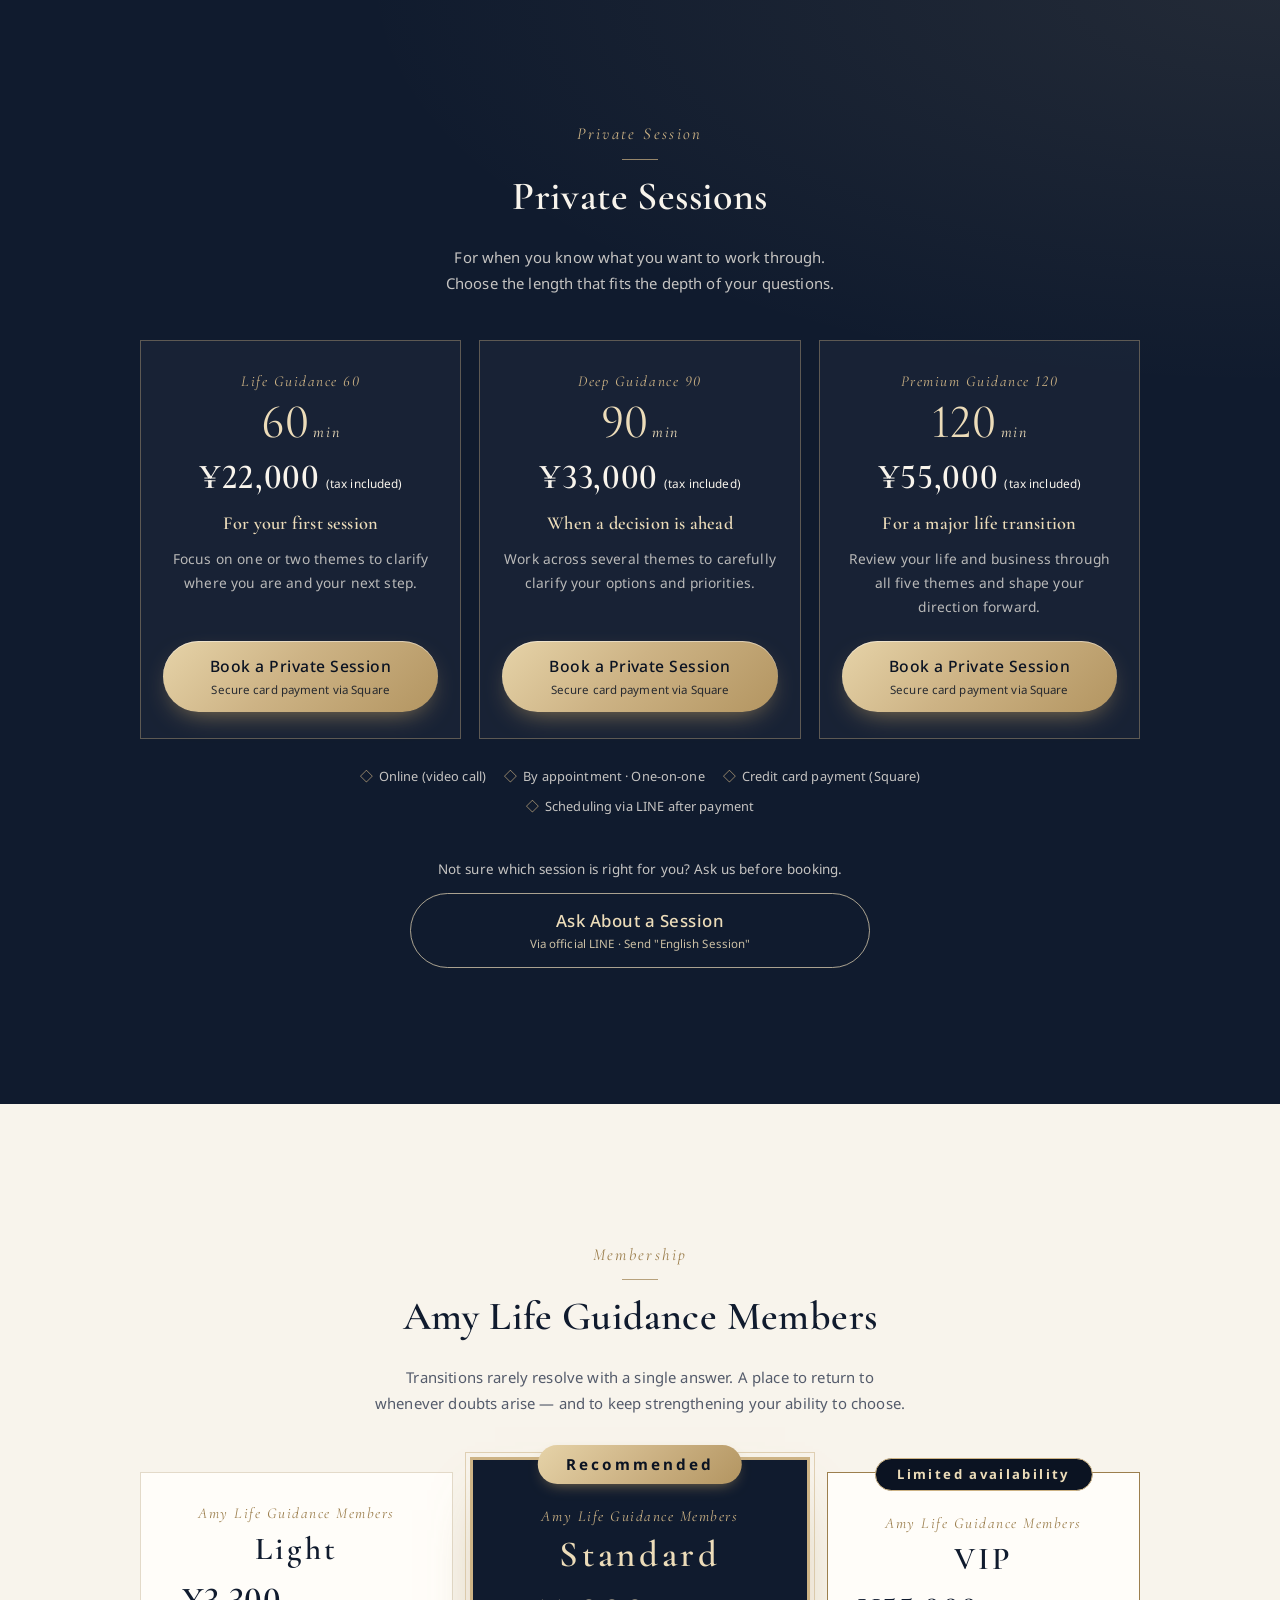
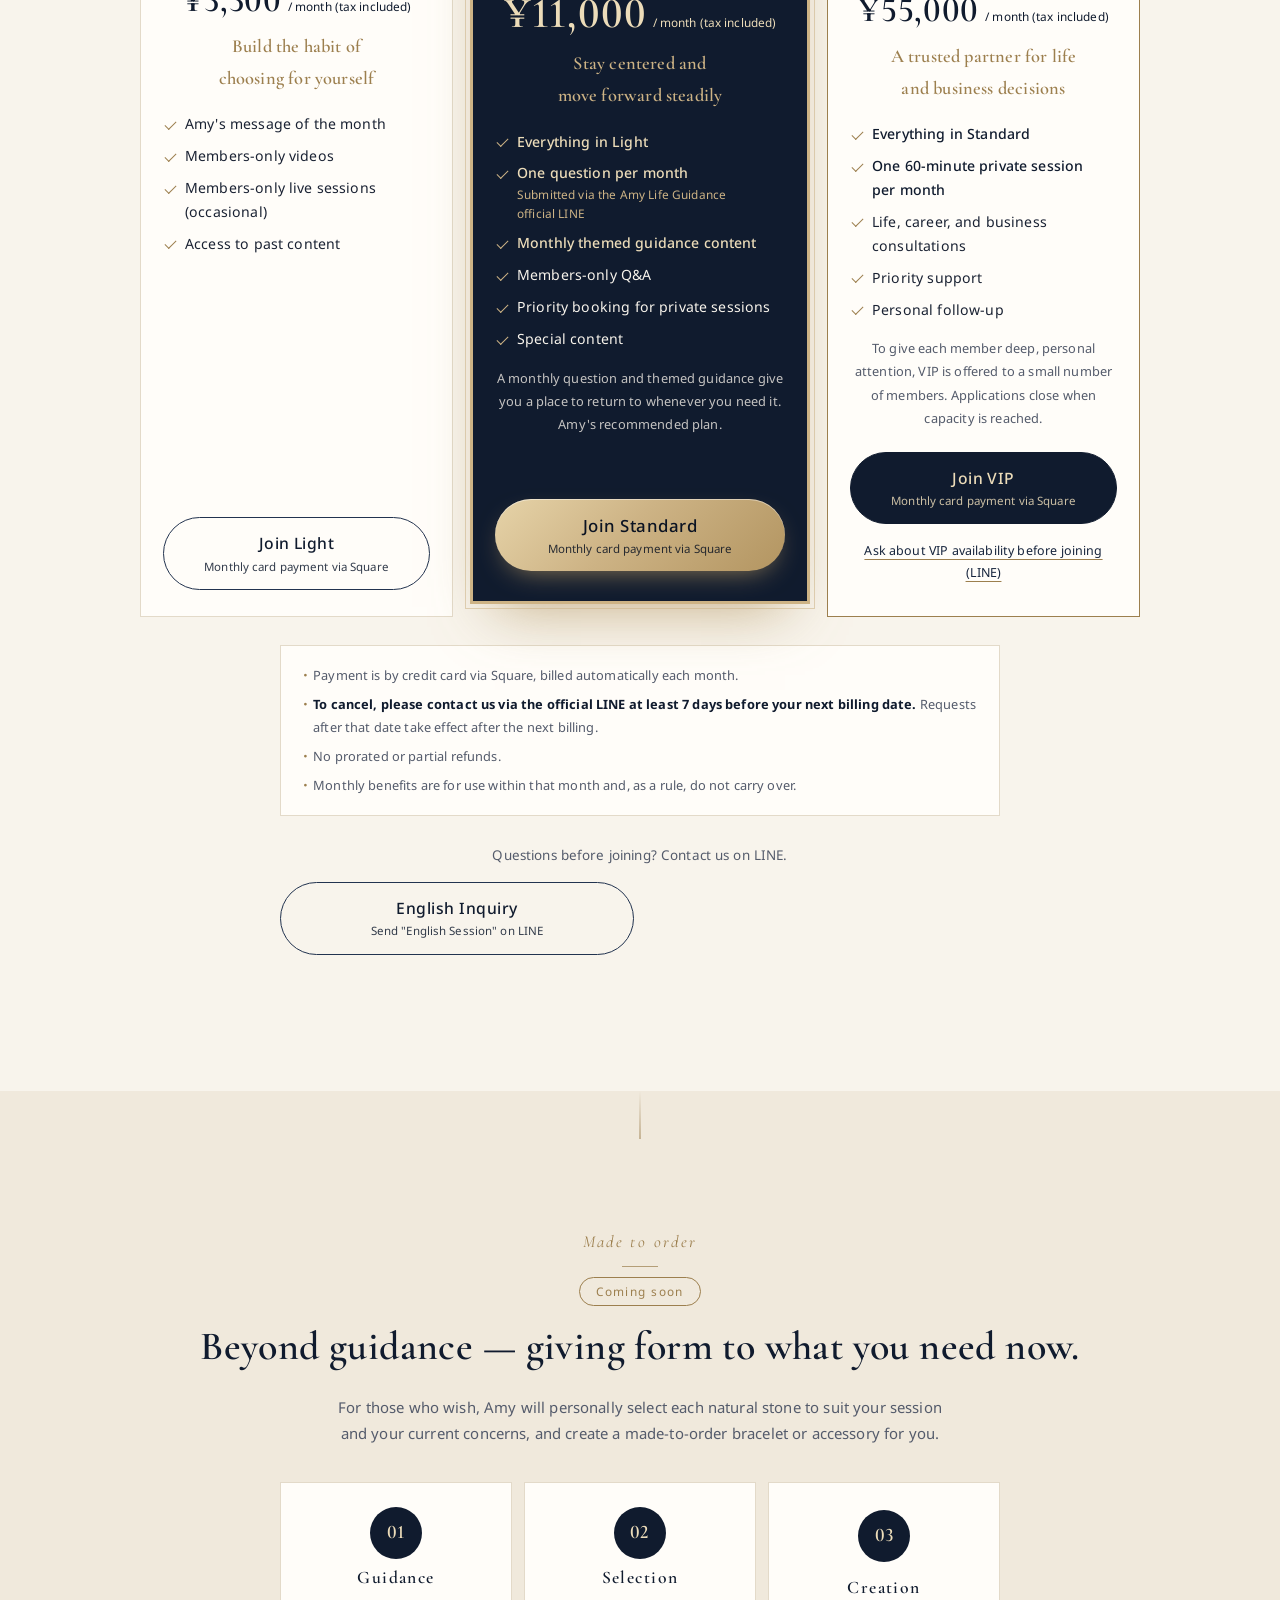
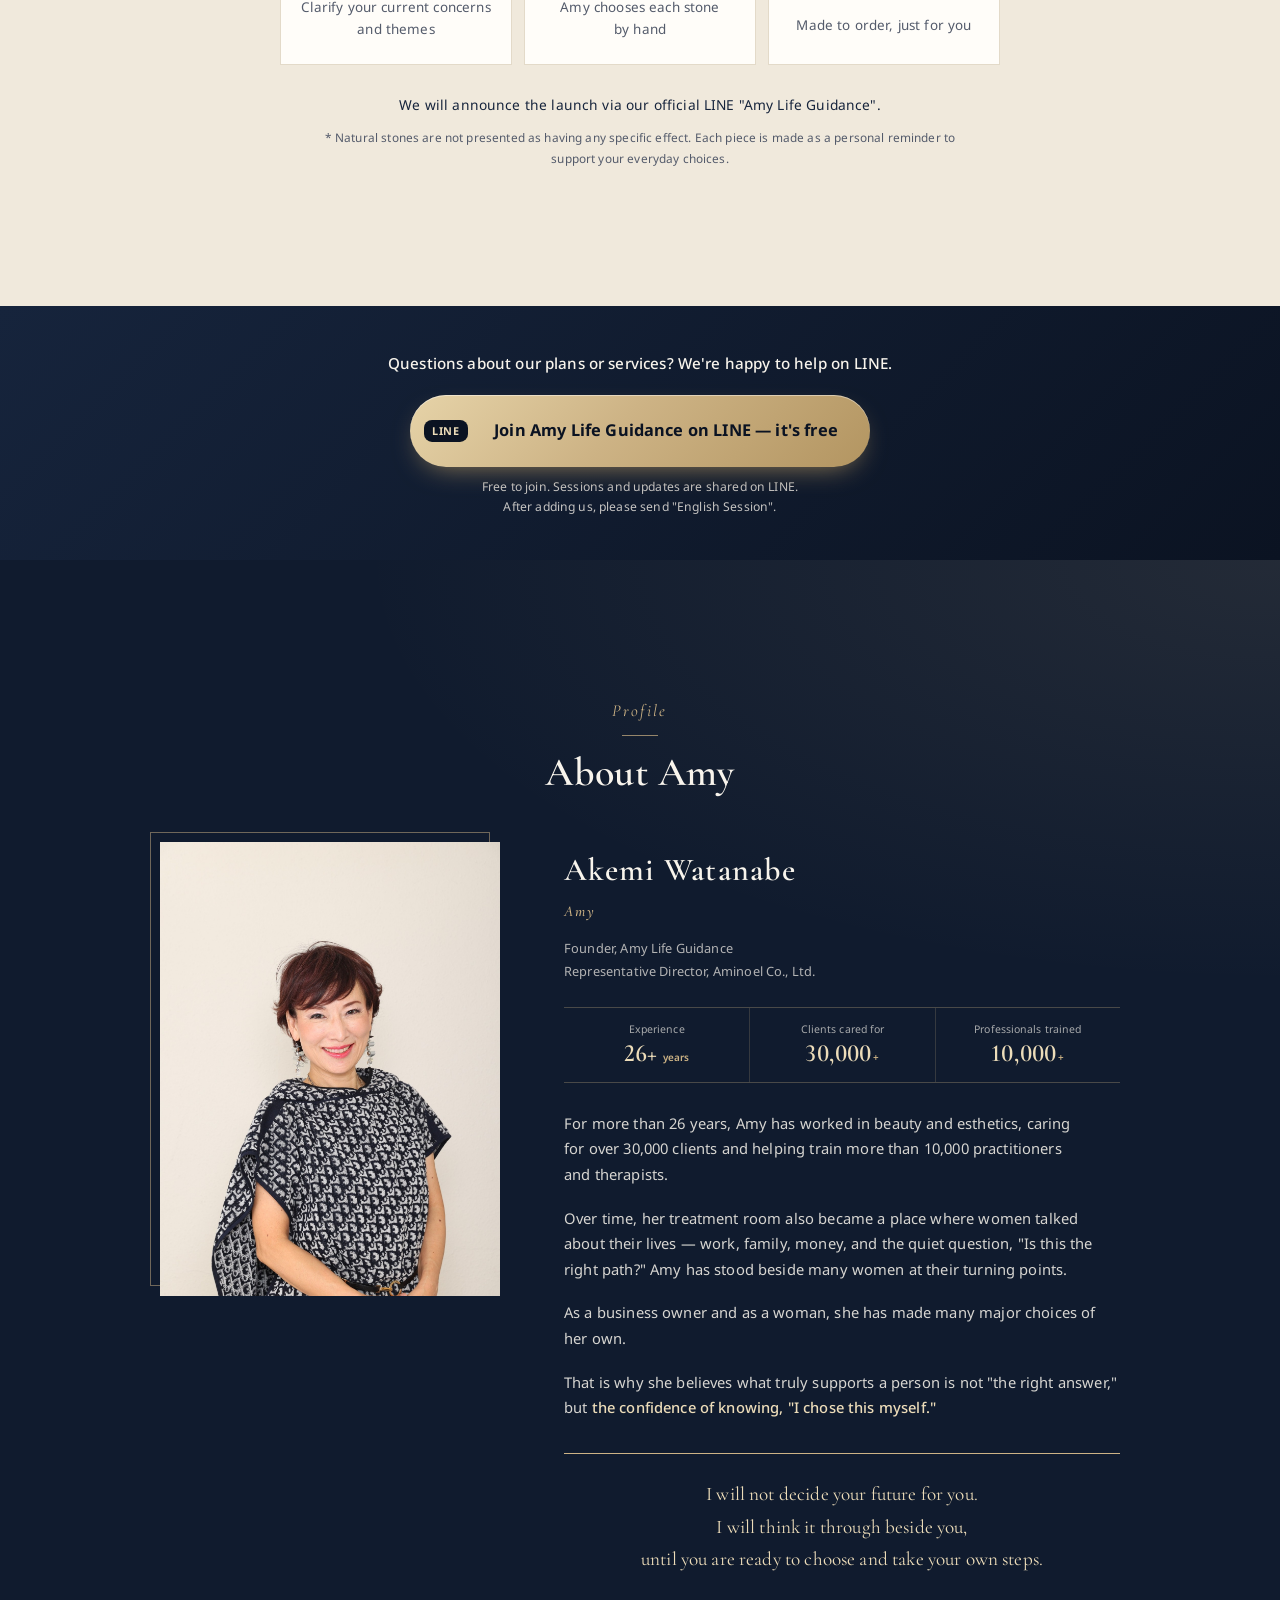
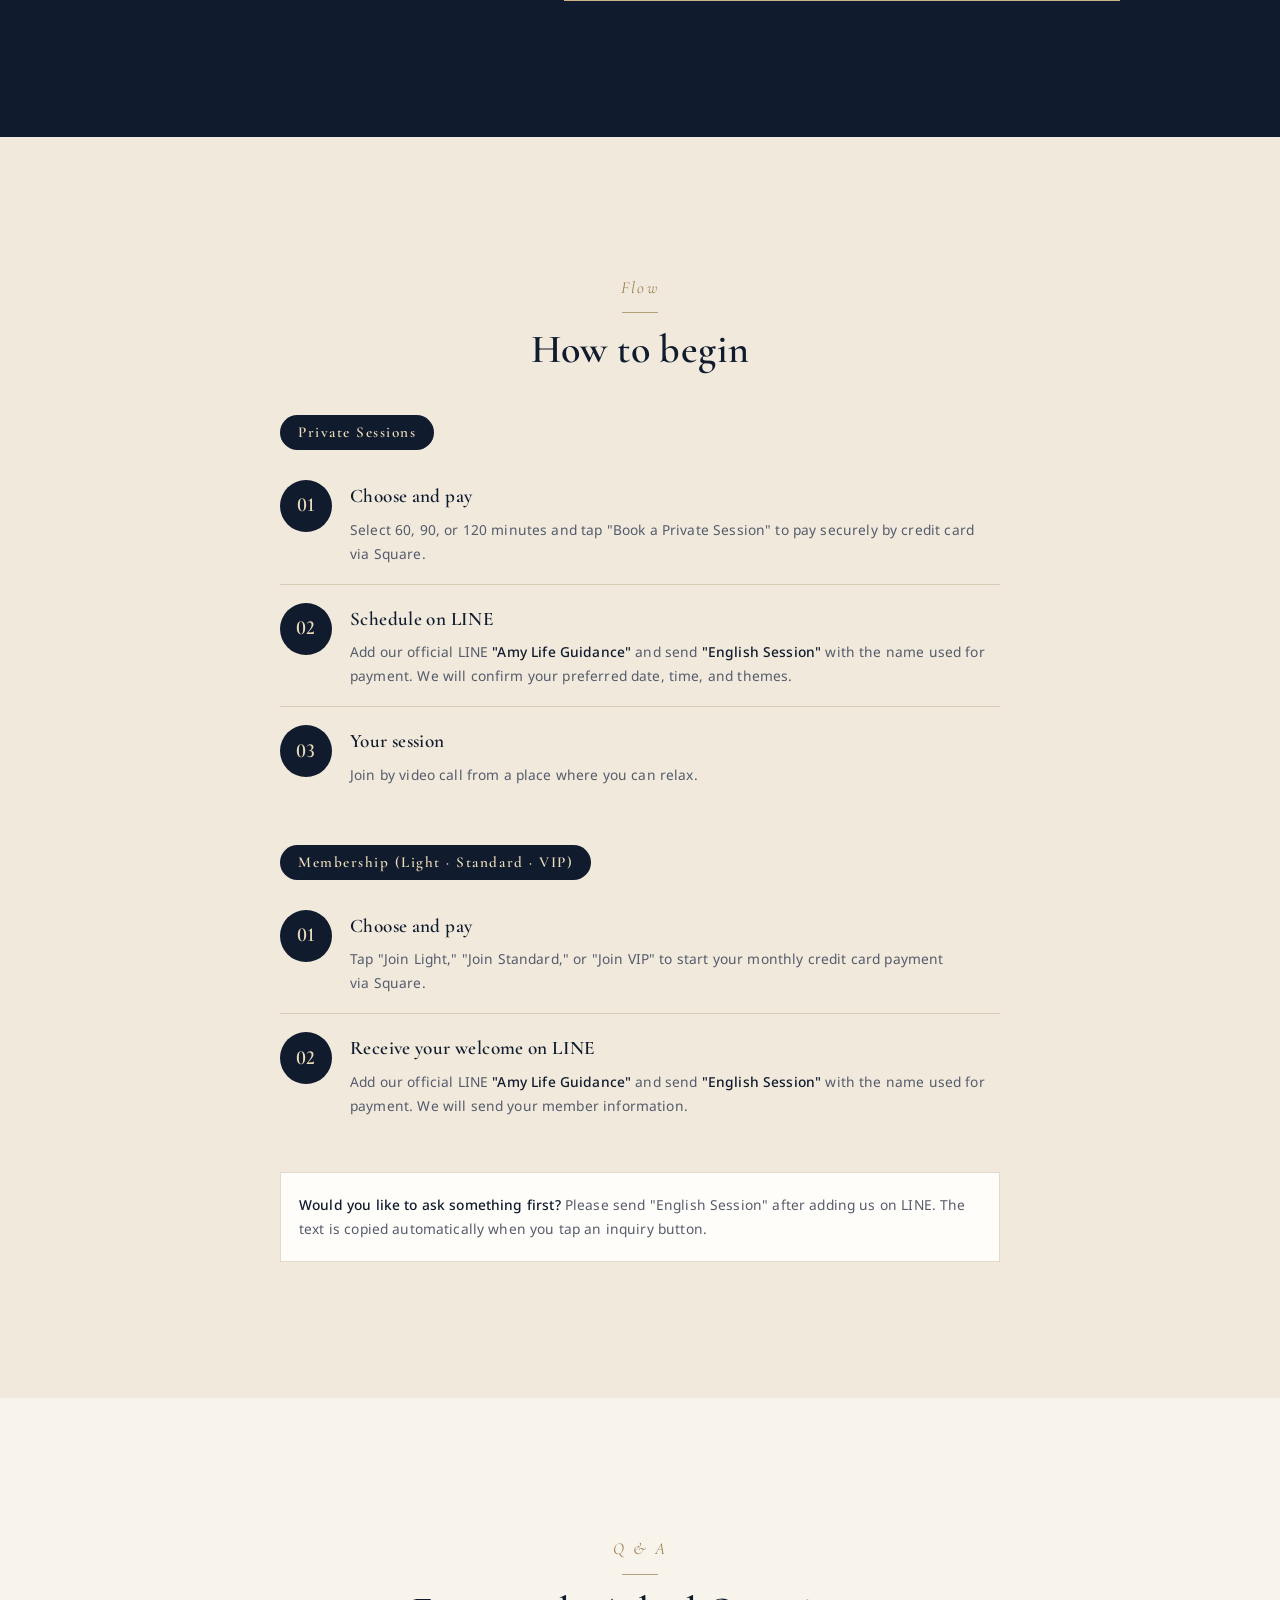
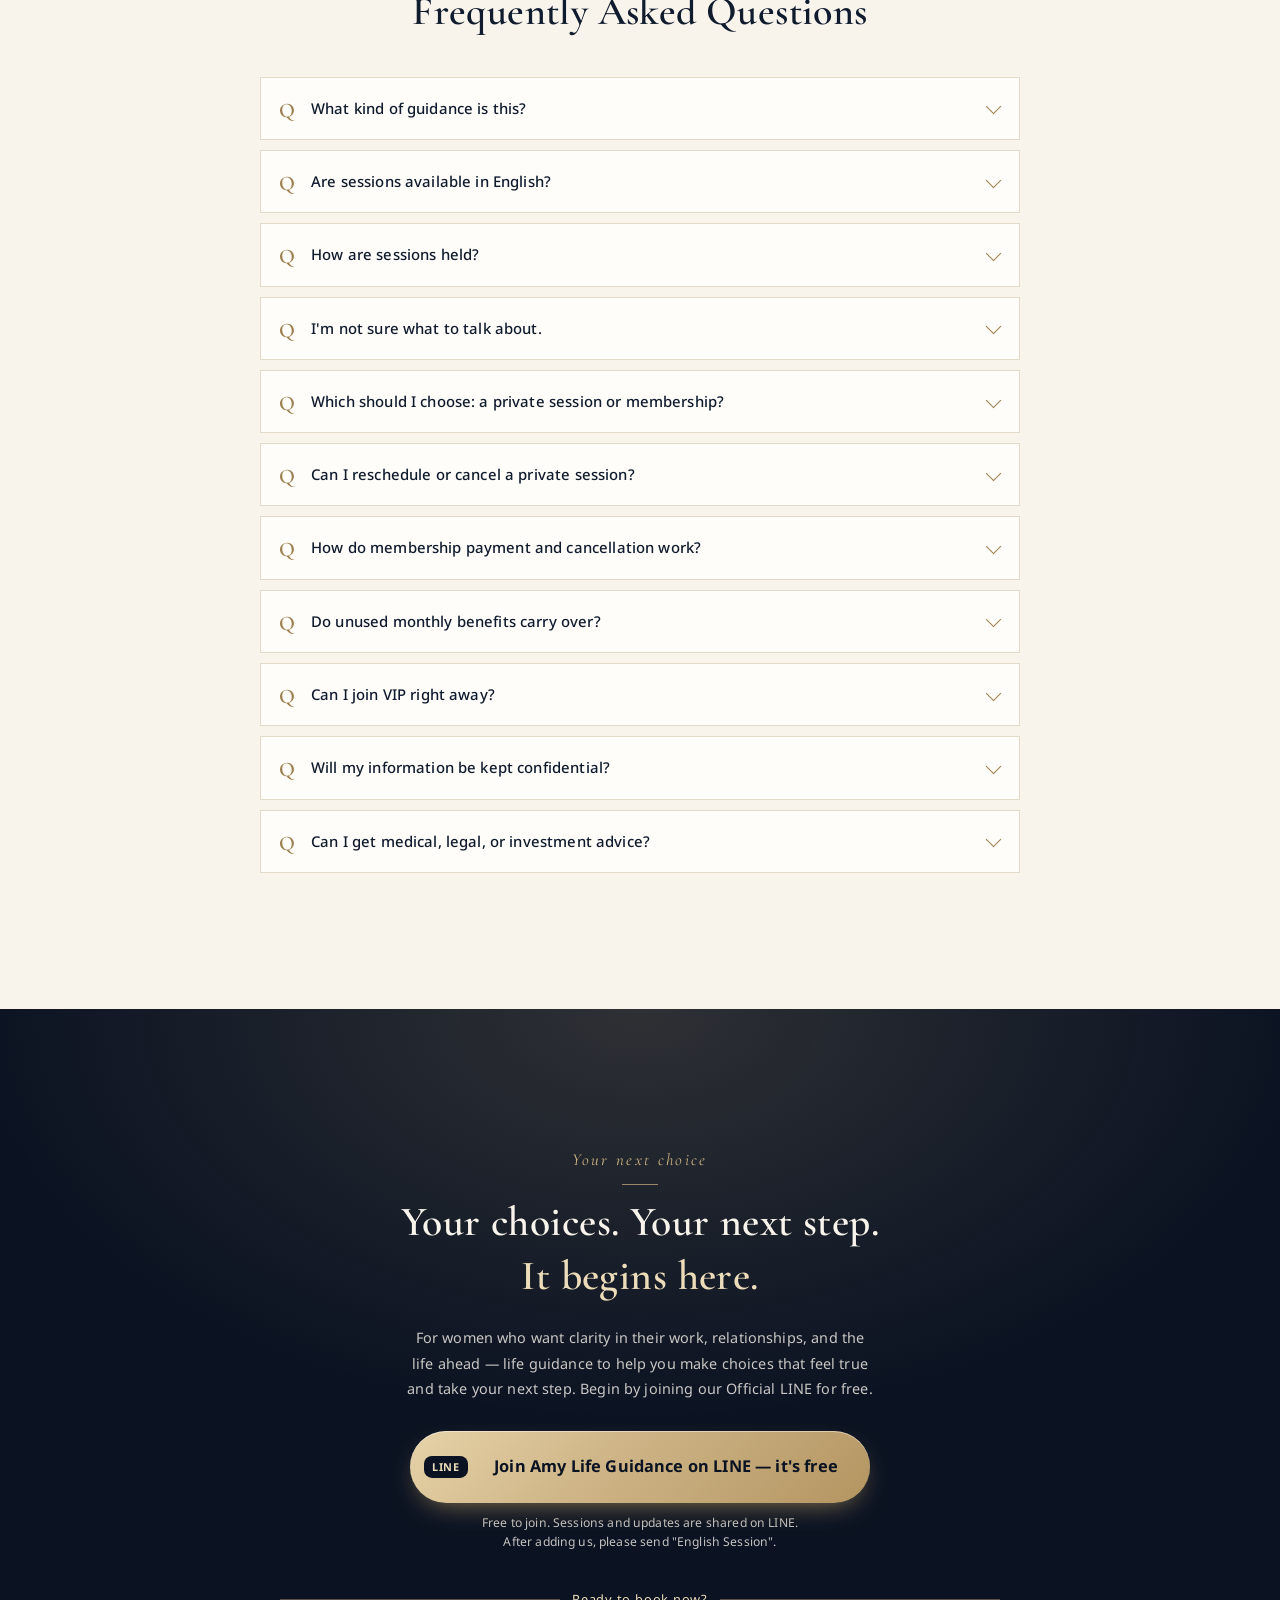
<file: life-guidance-en/index.html>
<!DOCTYPE html>
<html lang="en" translate="no" class="notranslate">
<head>
<meta charset="UTF-8">
<meta name="google" content="notranslate">
<meta name="viewport" content="width=device-width, initial-scale=1.0, viewport-fit=cover">
<title>Amy Life Guidance | For Women Seeking Clarity in Work, Relationships &amp; Life</title>
<meta name="description" content="For women who want clarity in their work, relationships, and the life ahead. Life guidance from Akemi Watanabe / Amy to help you make choices that feel true to you — and take your next step. Start by joining our Official LINE for free.">
<meta name="robots" content="index,follow">
<meta name="theme-color" content="#101b2e">
<!-- On hold: add canonical / og:url / og:image once the official domain is decided -->

<!-- OGP -->
<meta property="og:type" content="website">
<meta property="og:site_name" content="Amy Life Guidance">
<meta property="og:title" content="Amy Life Guidance | Find Your Choices and Your Next Step">
<meta property="og:description" content="For women who want clarity in their work, relationships, and the life ahead. Life guidance with Akemi Watanabe / Amy.">
<meta property="og:locale" content="en_US">
<meta name="twitter:card" content="summary">

<link rel="icon" href="favicon.svg" type="image/svg+xml">

<link rel="preconnect" href="https://fonts.googleapis.com">
<link rel="preconnect" href="https://fonts.gstatic.com" crossorigin>
<link href="https://fonts.googleapis.com/css2?family=Cormorant+Garamond:ital,wght@0,500;0,600;0,700;1,500&family=Noto+Sans:wght@400;500;700&family=Shippori+Mincho:wght@500;600;700&family=Noto+Sans+JP:wght@300;400;500;700&display=swap" rel="stylesheet">

<link rel="stylesheet" href="css/style.css">
</head>
<body class="lang-en">

<a class="skip-link" href="#main">Skip to content</a>

<header class="site-header">
  <div class="site-header__inner">
    <a href="#top" class="logo notranslate" translate="no" aria-label="Amy Life Guidance — back to top">
      <span class="logo__main">Amy</span>
      <span class="logo__sub">Life Guidance</span>
    </a>
    <div class="header-actions">
      <a href="../life-guidance/" class="lang-switch" lang="ja" hreflang="ja">日本語</a>
      <a href="https://lin.ee/BTJRVTk" class="btn btn--gold btn--sm js-cta" target="_blank" rel="noopener noreferrer" data-route="english">English Inquiry</a>
    </div>
  </div>
</header>

<main id="main">

  <!-- 01. Hero -->
  <section class="hero hero--cv" id="top" aria-labelledby="hero-title">
    <div class="hero__inner">
      <div class="hero__copy">
        <h1 class="hero__brand" id="hero-title"><span class="notranslate" translate="no">Amy Life Guidance</span></h1>
        <p class="hero__target"><span class="nb">For women who want clarity</span> <span class="nb">in their work, relationships,</span> <span class="nb">and the life ahead</span></p>
      </div>

      <figure class="hero__photo">
        <img src="images/amy-guidance-portrait.jpg" alt="Akemi Watanabe (Amy), founder of Amy Life Guidance" width="1333" height="2000" fetchpriority="high">
        <figcaption class="notranslate" translate="no">Akemi Watanabe / Amy</figcaption>
      </figure>

      <div class="hero__msg">
        <p class="hero__message"><span class="nb">Life guidance for choices</span> <span class="nb">that feel true to you —</span> <span class="nb">and your next step.</span></p>
        <p class="hero__lead">With 26+ years in beauty, business, and life, <span class="notranslate" translate="no">Akemi Watanabe / Amy</span> walks with you as you shape what comes next.</p>
      </div>

      <div class="hero__line">
        <div class="line-cta">
        <a href="https://lin.ee/BTJRVTk" class="btn btn--gold btn--lg btn--line js-cta" target="_blank" rel="noopener noreferrer" data-route="english" data-cta="line-register" data-cta-pos="hero">
          <span class="btn__line-badge" aria-hidden="true">LINE</span>
          <span class="btn__main"><span class="nb">Join <span class="notranslate" translate="no">Amy Life Guidance</span></span> <span class="nb">on LINE — it's free</span></span>
        </a>
        <p class="line-cta__note">Free to join. Sessions and updates are shared on LINE.<br>After adding us, please send "<span class="notranslate" translate="no">English Session</span>".</p>
      </div>
      </div>

      <div class="hero__cta">
        <a href="#sessions" class="btn btn--outline-light btn--lg">
          <span class="btn__main">Book a Private Session</span>
          <span class="btn__sub">From ¥22,000 (tax included) · 60 min</span>
        </a>
        <a href="#membership" class="btn btn--outline-light btn--lg">
          <span class="btn__main">View Membership Plans</span>
          <span class="btn__sub">From ¥3,300 / month</span>
        </a>
        <p class="hero__note">Online · By appointment only · Sessions in English</p>
      </div>
    </div>
  </section>

  <!-- 01.5 About Amy (trust) + LINE CTA 1 -->
  <section class="section section--ivory guide" id="guide" aria-labelledby="guide-title">
    <div class="section__inner">
      <div class="guide__card">
        <div class="guide__photo"><img src="images/amy-guidance-portrait.jpg" alt="Akemi Watanabe / Amy" loading="lazy" width="1333" height="2000"></div>
        <p class="guide__role">Founder &amp; Guide, <span class="notranslate" translate="no">Amy Life Guidance</span></p>
        <h2 class="guide__name" id="guide-title"><span class="notranslate" translate="no">Akemi Watanabe / Amy</span></h2>
        <p class="guide__text">More than 26 years devoted to beauty, business, and life. For women who want clarity in their work, relationships, and the life ahead, Amy offers life guidance to help you make choices that feel true to you — and take your next step.</p>
        <p class="guide__self">Your sessions and LINE conversations are with Amy herself.</p>
      </div>
      <div class="line-cta line-cta--light">
        <a href="https://lin.ee/BTJRVTk" class="btn btn--gold btn--lg btn--line js-cta" target="_blank" rel="noopener noreferrer" data-route="english" data-cta="line-register" data-cta-pos="after-hero">
          <span class="btn__line-badge" aria-hidden="true">LINE</span>
          <span class="btn__main"><span class="nb">Join <span class="notranslate" translate="no">Amy Life Guidance</span></span> <span class="nb">on LINE — it's free</span></span>
        </a>
        <p class="line-cta__note">Free to join. Sessions and updates are shared on LINE.<br>After adding us, please send "<span class="notranslate" translate="no">English Session</span>".</p>
      </div>
    </div>
  </section>

  <!-- 03. To you -->
  <section class="section section--ivory" aria-labelledby="worry-title">
    <div class="section__inner">
      <p class="eyebrow">To you</p>
      <h2 class="section__title" id="worry-title"><span class="nb">Are you carrying</span> <span class="nb">these questions alone?</span></h2>
      <ul class="worry-list">
        <li>You are facing a major decision, but there is no one you can speak to openly.</li>
        <li>You keep asking whether to continue, grow, or let go of your business.</li>
        <li>A chapter of caring for others has ended, and you are unsure what comes next for you.</li>
        <li>Relationships with family, partners, or your team have left you quietly exhausted.</li>
        <li>Worries about money seem to narrow the choices you could be making.</li>
        <li>"It doesn't feel like the right time" — and time keeps passing.</li>
      </ul>
      <div class="worry-answer">
        <p>Feeling uncertain is not a sign of weakness.</p>
        <p>Those who have carried and chosen much in life are often the most careful about the next step.</p>
        <p class="worry-answer__strong">What you need is not someone else's answer, but <em>a clear sense of how to choose for yourself.</em></p>
      </div>
    </div>
  </section>

  <!-- 04. Philosophy -->
  <section class="section section--navy" id="philosophy" aria-labelledby="philosophy-title">
    <div class="section__inner">
      <p class="eyebrow eyebrow--light">Philosophy</p>
      <h2 class="section__title section__title--light" id="philosophy-title">
        <span class="nb">Not an answer handed to you,</span><br>
        <span class="gold-text"><span class="nb">but the clarity</span> <span class="nb">to choose.</span></span>
      </h2>
      <div class="prose prose--light">
        <p>Many kinds of advice simply tell you what to do.</p>
        <p>But a future decided by someone else often leaves you searching for the next answer when things do not go as planned.</p>
        <p><span class="notranslate" translate="no">Amy Life Guidance</span> is <strong>private, intuitive guidance that helps you gain clarity about where you are now and choose what comes next for yourself.</strong> Amy carefully reads your situation, your nature, and the flow of events, so that you can make choices you truly feel good about.</p>
        <p>The answer is always within you. Amy's role is to offer a map and a light to help you find it.</p>
      </div>

      <div class="compare" role="table" aria-label="How Amy Life Guidance is different">
        <div class="compare__row compare__row--head" role="row">
          <span role="columnheader">Typical advice</span>
          <span role="columnheader"><span class="notranslate" translate="no">Amy Life Guidance</span></span>
        </div>
        <div class="compare__row" role="row">
          <span role="cell">You are told what to do</span>
          <span role="cell">Your options and priorities are clarified together</span>
        </div>
        <div class="compare__row" role="row">
          <span role="cell">Ends with being told what will happen</span>
          <span role="cell">Focuses on choices you can act on with confidence</span>
        </div>
        <div class="compare__row" role="row">
          <span role="cell">You feel better for a moment</span>
          <span role="cell">Your next step is put into clear words</span>
        </div>
        <div class="compare__row" role="row">
          <span role="cell">You come to rely on it more</span>
          <span role="cell">You build your own ability to decide</span>
        </div>
      </div>

      <h3 class="promise-title">Amy's Three Promises</h3>
      <ol class="promise">
        <li><span class="promise__num">I</span><strong>No judgment</strong><p>Your past choices and your present doubts are all valuable starting points.</p></li>
        <li><span class="promise__num">II</span><strong>No fixed answers</strong><p>Amy never decides your future for you. Together, you open up your options.</p></li>
        <li><span class="promise__num">III</span><strong>No dependence</strong><p>The choice is always yours. Every session supports your own ability to choose.</p></li>
      </ol>
    </div>
  </section>

  <!-- 05. Five themes -->
  <section class="section section--ivory" id="themes" aria-labelledby="themes-title">
    <div class="section__inner">
      <p class="eyebrow">Five Themes</p>
      <h2 class="section__title" id="themes-title"><span class="nb">Five themes</span> <span class="nb">of Amy's guidance</span></h2>
      <p class="section__lead">Moments of transition rarely involve only one part of life. Looking from five perspectives, Amy helps you find what you most want to focus on now.</p>

      <ol class="themes">
        <li class="theme">
          <p class="theme__no">01<span>Life</span></p>
          <h3 class="theme__name">Life</h3>
          <p class="theme__desc">How you want to live from here, changing roles, and the center of the next chapter of your life.</p>
          <p class="theme__ex">"I want to pause and ask whether this is the life I want."</p>
        </li>
        <li class="theme">
          <p class="theme__no">02<span>Work</span></p>
          <h3 class="theme__name">Work</h3>
          <p class="theme__desc">The direction of your business, growth or focus, independence or a new path — clarified from a leader's perspective.</p>
          <p class="theme__ex">"Should I expand my business, or narrow my focus?"</p>
        </li>
        <li class="theme">
          <p class="theme__no">03<span>Relationships</span></p>
          <h3 class="theme__name">Relationships</h3>
          <p class="theme__desc">Partners, family, staff, and clients — finding a comfortable distance and a healthy way to relate.</p>
          <p class="theme__ex">"I always feel on guard with my team."</p>
        </li>
        <li class="theme">
          <p class="theme__no">04<span>Money</span></p>
          <h3 class="theme__name">Money</h3>
          <p class="theme__desc">Your relationship with money, value and pricing, and your priorities — untangling what lies behind the worry.</p>
          <p class="theme__ex">"I find it hard to put a confident price on my work."</p>
        </li>
        <li class="theme">
          <p class="theme__no">05<span>Timing</span></p>
          <h3 class="theme__name">Timing</h3>
          <p class="theme__desc">When to move, when to wait, and when to decide — reading the flow to choose a "when" that feels right.</p>
          <p class="theme__ex">"Is now the time to relocate, launch, or sign — or should I wait?"</p>
        </li>
      </ol>
      <p class="themes__note">* A single session can cover several themes.</p>
    </div>
  </section>

  <!-- Mid CTA -->
  <section class="mid-cta" aria-label="Booking">
    <div class="section__inner">
      <p class="mid-cta__lead">Turn uncertainty into clear choices.</p>
      <p class="mid-cta__text">Take a moment to see clearly where you stand today.</p>
      <div class="cta-stack">
        <a href="#sessions" class="btn btn--gold btn--lg">
          <span class="btn__main">Book a Private Session</span>
          <span class="btn__sub">Choose 60, 90, or 120 minutes</span>
        </a>
        <a href="https://lin.ee/BTJRVTk" class="btn btn--outline-light btn--lg js-cta" target="_blank" rel="noopener noreferrer" data-route="english">
          <span class="btn__main">Ask About a Session</span>
          <span class="btn__sub">Via official LINE · Send "<span class="notranslate" translate="no">English Session</span>"</span>
        </a>
        <a href="#membership" class="btn btn--text">View Membership Plans ↓</a>
      </div>
    </div>
  </section>

  <!-- 06. Who this is for -->
  <section class="section section--ivory" id="for-you" aria-labelledby="for-title">
    <div class="section__inner">
      <p class="eyebrow">For you</p>
      <h2 class="section__title" id="for-title">Who this is for</h2>
      <ul class="for-list">
        <li>You want to get clear on your work and the direction ahead</li>
        <li>You keep facing the same challenges in your relationships</li>
        <li>You're wondering how to move forward into the next chapter of your life</li>
        <li>You'd rather find an answer you truly believe in than have someone decide for you</li>
        <li>You'd like to talk things through with Amy, even just once</li>
      </ul>
    </div>
  </section>

  <!-- 06.5 Official LINE benefits + LINE CTA 2 (middle) -->
  <section class="section section--navy line-merit" id="line" aria-labelledby="line-title">
    <div class="section__inner">
      <p class="eyebrow eyebrow--light">Official LINE</p>
      <h2 class="section__title section__title--light" id="line-title"><span class="nb">Start with</span> <span class="nb"><span class="notranslate" translate="no">Amy Life Guidance</span></span> <span class="nb">on LINE</span></h2>
      <p class="line-merit__lead">On our Official LINE, you'll receive:</p>
      <ul class="line-merit__list">
        <li>Messages from Amy</li>
        <li>Information on private consultations and sessions</li>
        <li>Updates on members-only services</li>
        <li>News about events and openings</li>
      </ul>
      <p class="line-merit__text">Not quite ready to book?<br>That's completely fine — simply join for free and take your time.</p>
      <div class="line-cta">
        <a href="https://lin.ee/BTJRVTk" class="btn btn--gold btn--lg btn--line js-cta" target="_blank" rel="noopener noreferrer" data-route="english" data-cta="line-register" data-cta-pos="middle">
          <span class="btn__line-badge" aria-hidden="true">LINE</span>
          <span class="btn__main"><span class="nb">Join <span class="notranslate" translate="no">Amy Life Guidance</span></span> <span class="nb">on LINE — it's free</span></span>
        </a>
        <p class="line-cta__note">Free to join. Sessions and updates are shared on LINE.<br>After adding us, please send "<span class="notranslate" translate="no">English Session</span>".</p>
      </div>
    </div>
  </section>

  <!-- 06. Method -->
  <section class="section section--ivory-2" aria-labelledby="method-title">
    <div class="section__inner">
      <p class="eyebrow">Method</p>
      <h2 class="section__title" id="method-title">What happens in a session</h2>
      <p class="section__lead">Each session helps you settle, gain clarity, and choose your next step — together.</p>
      <ol class="method">
        <li class="method__step">
          <p class="method__label">Step 1<span>Listen</span></p>
          <h3>Settle</h3>
          <p>Share your situation and feelings freely. Tangled thoughts are gently put into words, one by one.</p>
        </li>
        <li class="method__step">
          <p class="method__label">Step 2<span>Read</span></p>
          <h3>Understand</h3>
          <p>Through intuitive guidance across the five themes, Amy reads your nature, the flow of your circumstances, and your timing.</p>
        </li>
        <li class="method__step">
          <p class="method__label">Step 3<span>Choose</span></p>
          <h3>Choose</h3>
          <p>Your options and priorities are organized, and you decide your own next step — down to where to begin.</p>
        </li>
      </ol>
    </div>
  </section>

  <!-- Before pricing: LINE CTA -->
  <section class="line-band" aria-label="Official LINE">
    <div class="section__inner">
      <p class="line-band__lead">Want to learn more about our services first? Start here on LINE.</p>
      <div class="line-cta line-cta--light">
        <a href="https://lin.ee/BTJRVTk" class="btn btn--gold btn--lg btn--line js-cta" target="_blank" rel="noopener noreferrer" data-route="english" data-cta="line-register" data-cta-pos="before-pricing">
          <span class="btn__line-badge" aria-hidden="true">LINE</span>
          <span class="btn__main"><span class="nb">Join <span class="notranslate" translate="no">Amy Life Guidance</span></span> <span class="nb">on LINE — it's free</span></span>
        </a>
      </div>
    </div>
  </section>

  <!-- 07. Private sessions -->
  <section class="section section--navy" id="sessions" aria-labelledby="session-title">
    <div class="section__inner">
      <p class="eyebrow eyebrow--light">Private Session</p>
      <h2 class="section__title section__title--light" id="session-title">Private Sessions</h2>
      <p class="section__lead section__lead--light">For when you know what you want to work through. Choose the length that fits the depth of your questions.</p>

      <div class="plans plans--session">
        <article class="plan plan--dark">
          <p class="plan__product notranslate" translate="no">Life Guidance 60</p>
          <p class="plan__time">60<span>min</span></p>
          <p class="plan__price">¥22,000<span>(tax included)</span></p>
          <p class="plan__for">For your first session</p>
          <p class="plan__desc">Focus on one or two themes to clarify where you are and your next step.</p>
          <a href="https://square.link/u/Ikum4wZc" class="btn btn--gold js-pay" data-product="s60" target="_blank" rel="noopener noreferrer">
            <span class="btn__main">Book a Private Session</span>
            <span class="btn__sub">Secure card payment via Square</span>
          </a>
        </article>
        <article class="plan plan--dark">
          <p class="plan__product notranslate" translate="no">Deep Guidance 90</p>
          <p class="plan__time">90<span>min</span></p>
          <p class="plan__price">¥33,000<span>(tax included)</span></p>
          <p class="plan__for">When a decision is ahead</p>
          <p class="plan__desc">Work across several themes to carefully clarify your options and priorities.</p>
          <a href="https://square.link/u/ypL9axxv" class="btn btn--gold js-pay" data-product="s90" target="_blank" rel="noopener noreferrer">
            <span class="btn__main">Book a Private Session</span>
            <span class="btn__sub">Secure card payment via Square</span>
          </a>
        </article>
        <article class="plan plan--dark">
          <p class="plan__product notranslate" translate="no">Premium Guidance 120</p>
          <p class="plan__time">120<span>min</span></p>
          <p class="plan__price">¥55,000<span>(tax included)</span></p>
          <p class="plan__for">For a major life transition</p>
          <p class="plan__desc">Review your life and business through all five themes and shape your direction forward.</p>
          <a href="https://square.link/u/OMnnD2gx" class="btn btn--gold js-pay" data-product="s120" target="_blank" rel="noopener noreferrer">
            <span class="btn__main">Book a Private Session</span>
            <span class="btn__sub">Secure card payment via Square</span>
          </a>
        </article>
      </div>

      <ul class="plan-common">
        <li>Online (video call)</li>
        <li>By appointment · One-on-one</li>
        <li>Credit card payment (Square)</li>
        <li>Scheduling via LINE after payment</li>
      </ul>

      <div class="cta-stack">
        <p class="consult-lead">Not sure which session is right for you? Ask us before booking.</p>
        <a href="https://lin.ee/BTJRVTk" class="btn btn--outline-light btn--lg js-cta" target="_blank" rel="noopener noreferrer" data-route="english">
          <span class="btn__main">Ask About a Session</span>
          <span class="btn__sub">Via official LINE · Send "<span class="notranslate" translate="no">English Session</span>"</span>
        </a>
      </div>
    </div>
  </section>

  <!-- 08. Membership -->
  <section class="section section--ivory" id="membership" aria-labelledby="member-title">
    <div class="section__inner">
      <p class="eyebrow">Membership</p>
      <h2 class="section__title notranslate" id="member-title" translate="no">Amy Life Guidance Members</h2>
      <p class="section__lead">Transitions rarely resolve with a single answer. A place to return to whenever doubts arise — and to keep strengthening your ability to choose.</p>

      <div class="plans plans--member">
        <article class="plan plan--light">
          <p class="plan__product notranslate" translate="no">Amy Life Guidance Members</p>
          <p class="plan__name">Light</p>
          <p class="plan__price">¥3,300<span>/ month (tax included)</span></p>
          <p class="plan__for">Build the habit of choosing for yourself</p>
          <ul class="plan__list">
            <li>Amy's message of the month</li>
            <li>Members-only videos</li>
            <li>Members-only live sessions (occasional)</li>
            <li>Access to past content</li>
          </ul>
          <a href="https://square.link/u/ysMAxAVA" class="btn btn--outline-navy js-pay" data-product="light" target="_blank" rel="noopener noreferrer">
            <span class="btn__main">Join Light</span>
            <span class="btn__sub">Monthly card payment via Square</span>
          </a>
        </article>

        <article class="plan plan--featured" aria-label="Recommended plan: Standard">
          <p class="plan__badge">Recommended</p>
          <p class="plan__product notranslate" translate="no">Amy Life Guidance Members</p>
          <p class="plan__name">Standard</p>
          <p class="plan__price">¥11,000<span>/ month (tax included)</span></p>
          <p class="plan__for">Stay centered and move forward steadily</p>
          <ul class="plan__list">
            <li><strong>Everything in Light</strong></li>
            <li><strong>One question per month</strong><br><small class="plan__note">Submitted via the <span class="notranslate" translate="no">Amy Life Guidance</span> official LINE</small></li>
            <li><strong>Monthly themed guidance content</strong></li>
            <li>Members-only Q&amp;A</li>
            <li>Priority booking for private sessions</li>
            <li>Special content</li>
          </ul>
          <p class="plan__reason">A monthly question and themed guidance give you a place to return to whenever you need it. Amy's recommended plan.</p>
          <a href="https://square.link/u/pMvoYBPb" class="btn btn--gold btn--lg js-pay" data-product="standard" target="_blank" rel="noopener noreferrer">
            <span class="btn__main">Join Standard</span>
            <span class="btn__sub">Monthly card payment via Square</span>
          </a>
        </article>

        <article class="plan plan--vip">
          <p class="plan__badge plan__badge--vip">Limited availability</p>
          <p class="plan__product notranslate" translate="no">Amy Life Guidance Members</p>
          <p class="plan__name">VIP</p>
          <p class="plan__price">¥55,000<span>/ month (tax included)</span></p>
          <p class="plan__for">A trusted partner for life and business decisions</p>
          <ul class="plan__list">
            <li><strong>Everything in Standard</strong></li>
            <li><strong>One 60-minute private session per month</strong></li>
            <li>Life, career, and business consultations</li>
            <li>Priority support</li>
            <li>Personal follow-up</li>
          </ul>
          <p class="plan__reason">To give each member deep, personal attention, VIP is offered to a small number of members. Applications close when capacity is reached.</p>
          <a href="https://square.link/u/FVosvHb8" class="btn btn--navy js-pay" data-product="vip" target="_blank" rel="noopener noreferrer">
            <span class="btn__main">Join VIP</span>
            <span class="btn__sub">Monthly card payment via Square</span>
          </a>
          <a href="https://lin.ee/BTJRVTk" class="plan__consult js-cta" target="_blank" rel="noopener noreferrer" data-route="english">Ask about VIP availability before joining (LINE)</a>
        </article>
      </div>
      <ul class="plans__note">
        <li>Payment is by credit card via Square, billed automatically each month.</li>
        <li><strong>To cancel, please contact us via the official LINE at least 7 days before your next billing date.</strong> Requests after that date take effect after the next billing.</li>
        <li>No prorated or partial refunds.</li>
        <li>Monthly benefits are for use within that month and, as a rule, do not carry over.</li>
      </ul>
      <div class="consult-row">
        <p class="consult-lead consult-lead--dark">Questions before joining? Contact us on LINE.</p>
        <a href="https://lin.ee/BTJRVTk" class="btn btn--outline-navy js-cta" target="_blank" rel="noopener noreferrer" data-route="english">
          <span class="btn__main">English Inquiry</span>
          <span class="btn__sub">Send "<span class="notranslate" translate="no">English Session</span>" on LINE</span>
        </a>
      </div>
    </div>
  </section>

  <!-- 08.5 Coming soon: made-to-order natural stone pieces
       Future extension point: link from this section (id="custom-stone") to stone suggestion, order form, and gallery pages -->
  <section class="section section--ivory-2 stone" id="custom-stone" aria-labelledby="stone-title" data-feature="custom-stone" data-status="coming-soon">
    <div class="section__inner">
      <p class="eyebrow">Made to order</p>
      <p class="stone__badge">Coming soon</p>
      <h2 class="section__title" id="stone-title"><span class="nb">Beyond guidance —</span> <span class="nb">giving form to</span> <span class="nb">what you need now.</span></h2>
      <p class="section__lead">For those who wish, Amy will personally select each natural stone to suit your session and your current concerns, and create a made-to-order bracelet or accessory for you.</p>
      <ol class="stone-steps">
        <li><span class="stone-steps__num">01</span><h3>Guidance</h3><p>Clarify your current concerns and themes</p></li>
        <li><span class="stone-steps__num">02</span><h3>Selection</h3><p>Amy chooses each stone by hand</p></li>
        <li><span class="stone-steps__num">03</span><h3>Creation</h3><p>Made to order, just for you</p></li>
      </ol>
      <p class="stone__note">We will announce the launch via our official LINE "<span class="notranslate" translate="no">Amy Life Guidance</span>".</p>
      <p class="stone__small">* Natural stones are not presented as having any specific effect. Each piece is made as a personal reminder to support your everyday choices.</p>
    </div>
  </section>

  <!-- After pricing: LINE CTA 3 -->
  <section class="line-band line-band--navy" aria-label="Official LINE">
    <div class="section__inner">
      <p class="line-band__lead">Questions about our plans or services? We're happy to help on LINE.</p>
      <div class="line-cta">
        <a href="https://lin.ee/BTJRVTk" class="btn btn--gold btn--lg btn--line js-cta" target="_blank" rel="noopener noreferrer" data-route="english" data-cta="line-register" data-cta-pos="after-pricing">
          <span class="btn__line-badge" aria-hidden="true">LINE</span>
          <span class="btn__main"><span class="nb">Join <span class="notranslate" translate="no">Amy Life Guidance</span></span> <span class="nb">on LINE — it's free</span></span>
        </a>
        <p class="line-cta__note">Free to join. Sessions and updates are shared on LINE.<br>After adding us, please send "<span class="notranslate" translate="no">English Session</span>".</p>
      </div>
    </div>
  </section>

  <!-- 09. Profile -->
  <section class="section section--navy" id="profile" aria-labelledby="profile-title">
    <div class="section__inner">
      <p class="eyebrow eyebrow--light">Profile</p>
      <h2 class="section__title section__title--light" id="profile-title">About Amy</h2>
      <div class="profile">
        <div class="profile__photo">
          <img src="images/amy-guidance-portrait.jpg" alt="Akemi Watanabe (Amy)" loading="lazy" width="1333" height="2000">
        </div>
        <div class="profile__body">
          <p class="profile__name notranslate" translate="no">Akemi Watanabe <span>Amy</span></p>
          <p class="profile__role">Founder, <span class="notranslate" translate="no">Amy Life Guidance</span><br>Representative Director, <span class="notranslate" translate="no">Aminoel Co., Ltd.</span></p>
          <ul class="profile__stats">
            <li aria-label="Over 26 years of experience"><span>Experience</span><strong>26+<small> years</small></strong></li>
            <li><span>Clients cared for</span><strong>30,000<small>+</small></strong></li>
            <li><span>Professionals trained</span><strong>10,000<small>+</small></strong></li>
          </ul>
          <div class="prose prose--light">
            <p>For more than 26 years, Amy has worked in beauty and esthetics, caring for over 30,000 clients and helping train more than 10,000 practitioners and therapists.</p>
            <p>Over time, her treatment room also became a place where women talked about their lives — work, family, money, and the quiet question, "Is this the right path?" Amy has stood beside many women at their turning points.</p>
            <p>As a business owner and as a woman, she has made many major choices of her own.</p>
            <p>That is why she believes what truly supports a person is not "the right answer," but <strong>the confidence of knowing, "I chose this myself."</strong></p>
          </div>
          <blockquote class="profile__message">
            <span class="nb">I will not decide</span> <span class="nb">your future for you.</span><br>
            <span class="nb">I will think it through</span> <span class="nb">beside you,</span><br>
            <span class="nb">until you are ready to choose</span> <span class="nb">and take your own steps.</span>
          </blockquote>
        </div>
      </div>
    </div>
  </section>

  <!-- 10. How to begin -->
  <section class="section section--ivory-2" id="flow" aria-labelledby="flow-title">
    <div class="section__inner">
      <p class="eyebrow">Flow</p>
      <h2 class="section__title" id="flow-title">How to begin</h2>
      <div class="flow-group">
        <h3 class="flow-group__title">Private Sessions</h3>
        <ol class="flow">
          <li><span class="flow__num">01</span><div><h3>Choose and pay</h3><p>Select 60, 90, or 120 minutes and tap "Book a Private Session" to pay securely by credit card via Square.</p></div></li>
          <li><span class="flow__num">02</span><div><h3>Schedule on LINE</h3><p>Add our official LINE <strong>"<span class="notranslate" translate="no">Amy Life Guidance</span>"</strong> and send <strong>"<span class="notranslate" translate="no">English Session</span>"</strong> with the name used for payment. We will confirm your preferred date, time, and themes.</p></div></li>
          <li><span class="flow__num">03</span><div><h3>Your session</h3><p>Join by video call from a place where you can relax.</p></div></li>
        </ol>
      </div>
      <div class="flow-group">
        <h3 class="flow-group__title">Membership (Light · Standard · VIP)</h3>
        <ol class="flow">
          <li><span class="flow__num">01</span><div><h3>Choose and pay</h3><p>Tap "Join Light," "Join Standard," or "Join VIP" to start your monthly credit card payment via Square.</p></div></li>
          <li><span class="flow__num">02</span><div><h3>Receive your welcome on LINE</h3><p>Add our official LINE <strong>"<span class="notranslate" translate="no">Amy Life Guidance</span>"</strong> and send <strong>"<span class="notranslate" translate="no">English Session</span>"</strong> with the name used for payment. We will send your member information.</p></div></li>
        </ol>
      </div>
      <div class="flow-consult">
        <p><strong>Would you like to ask something first?</strong> Please send "<span class="notranslate" translate="no">English Session</span>" after adding us on LINE. The text is copied automatically when you tap an inquiry button.</p>
      </div>
    </div>
  </section>

  <!-- 11. FAQ -->
  <section class="section section--ivory" id="faq" aria-labelledby="faq-title">
    <div class="section__inner section__inner--narrow">
      <p class="eyebrow">Q &amp; A</p>
      <h2 class="section__title" id="faq-title">Frequently Asked Questions</h2>
      <div class="faq">
        <details>
          <summary>What kind of guidance is this?</summary>
          <p><span class="notranslate" translate="no">Amy Life Guidance</span> is private, intuitive guidance. Amy does not declare your future or tell you what you must do. Through intuitive guidance across life, work, relationships, money, and timing, Amy helps you gain clarity about your current situation and organize your choices — so you can decide your next step yourself.</p>
        </details>
        <details>
          <summary>Are sessions available in English?</summary>
          <p>Yes. Please add our official LINE and send "<span class="notranslate" translate="no">English Session</span>." We will arrange your session in English.</p>
        </details>
        <details>
          <summary>How are sessions held?</summary>
          <p>Sessions are held online by video call. Please join from a quiet place where you feel comfortable. Audio-only is also possible.</p>
        </details>
        <details>
          <summary>I'm not sure what to talk about.</summary>
          <p>That is completely fine. We will sort things out together, through a short pre-session hearing and conversation during the session.</p>
        </details>
        <details>
          <summary>Which should I choose: a private session or membership?</summary>
          <p>A private session suits you if you want clarity on where you stand now. Membership suits you if you would like a place to return to regularly. If you are unsure, we recommend the Standard plan, which includes a monthly question and themed guidance content.</p>
        </details>
        <details>
          <summary>Can I reschedule or cancel a private session?</summary>
          <p>You may reschedule once free of charge if you contact us at least two days before your session. Cancellation fees are as follows.</p>
          <ul class="cancel-table">
            <li><span>Before scheduling / up to 2 days before</span><span>Free (full refund)</span></li>
            <li><span>The day before</span><span>50% of the fee</span></li>
            <li><span>On the day</span><span>100% of the fee</span></li>
            <li><span>No-show</span><span>100% of the fee</span></li>
          </ul>
        </details>
        <details>
          <summary>How do membership payment and cancellation work?</summary>
          <p>Membership is paid by credit card via Square and billed automatically each month. There is no minimum term. To cancel, please contact us via the official LINE <strong>at least 7 days before your next billing date</strong>. Requests after that date take effect after the next billing. There are no prorated or partial refunds.</p>
        </details>
        <details>
          <summary>Do unused monthly benefits carry over?</summary>
          <p>Monthly benefits are for use within that month and, as a rule, do not carry over to the next month.</p>
        </details>
        <details>
          <summary>Can I join VIP right away?</summary>
          <p>VIP is offered to a small number of members. Before joining, we recommend checking availability by sending "<span class="notranslate" translate="no">English Session</span>" on LINE.</p>
        </details>
        <details>
          <summary>Will my information be kept confidential?</summary>
          <p>Yes. Everything you share, including personal and business matters, is handled with care and is never disclosed to third parties.</p>
        </details>
        <details>
          <summary>Can I get medical, legal, or investment advice?</summary>
          <p>Amy can help you organize your thoughts on these topics, but does not provide medical diagnosis, legal advice, tax advice, or investment advice. Please consult a qualified professional for those matters.</p>
        </details>
      </div>
    </div>
  </section>

  <!-- 12. Final CTA -->
  <section class="final-cta" id="apply" aria-labelledby="final-title">
    <div class="section__inner">
      <p class="eyebrow eyebrow--light">Your next choice</p>
      <h2 class="final-cta__title" id="final-title">
        <span class="nb">Your choices.</span> <span class="nb">Your next step.</span><br>
        <span class="gold-text"><span class="nb">It begins here.</span></span>
      </h2>
      <p class="final-cta__text">For women who want clarity in their work, relationships, and the life ahead — life guidance to help you make choices that feel true and take your next step. Begin by joining our Official LINE for free.</p>
      <div class="line-cta">
        <a href="https://lin.ee/BTJRVTk" class="btn btn--gold btn--lg btn--line js-cta" target="_blank" rel="noopener noreferrer" data-route="english" data-cta="line-register" data-cta-pos="bottom">
          <span class="btn__line-badge" aria-hidden="true">LINE</span>
          <span class="btn__main"><span class="nb">Join <span class="notranslate" translate="no">Amy Life Guidance</span></span> <span class="nb">on LINE — it's free</span></span>
        </a>
        <p class="line-cta__note">Free to join. Sessions and updates are shared on LINE.<br>After adding us, please send "<span class="notranslate" translate="no">English Session</span>".</p>
      </div>
      <p class="final-cta__divider"><span>Ready to book now?</span></p>
      <div class="final-cta__buttons">
        <a href="#sessions" class="btn btn--outline-light btn--lg">
          <span class="btn__main">Book a Private Session</span>
          <span class="btn__sub">From ¥22,000 (tax included) · 60 min</span>
        </a>
        <a href="#membership" class="btn btn--ivory btn--lg">
          <span class="btn__main">View Membership Plans</span>
          <span class="btn__sub">Recommended: Standard ¥11,000 / month</span>
        </a>
      </div>
      <p class="final-cta__divider"><span>Questions first? Contact us on LINE</span></p>
      <div class="final-cta__consult final-cta__consult--en">
        <a href="https://lin.ee/BTJRVTk" class="btn btn--outline-light js-cta" target="_blank" rel="noopener noreferrer" data-route="english">
          <span class="btn__main">Ask About a Session</span>
          <span class="btn__sub">Send "<span class="notranslate" translate="no">English Session</span>" on LINE</span>
        </a>
        <a href="https://lin.ee/BTJRVTk" class="btn btn--outline-light js-cta" target="_blank" rel="noopener noreferrer" data-route="english">
          <span class="btn__main">English Inquiry</span>
          <span class="btn__sub">Send "<span class="notranslate" translate="no">English Session</span>" on LINE</span>
        </a>
      </div>
      <p class="final-cta__note">Please send "<span class="notranslate" translate="no">English Session</span>" after adding us on LINE. Inquiry buttons open our official LINE "<span class="notranslate" translate="no">Amy Life Guidance</span>" and copy the text automatically. Booking and membership buttons open the Square checkout page.</p>
    </div>
  </section>

  <!-- 13. Legal -->
  <section class="section section--legal" id="legal" aria-labelledby="legal-title">
    <div class="section__inner section__inner--narrow">
      <h2 class="legal__title" id="legal-title">Legal Notice<br><small>(Specified Commercial Transactions Act)</small></h2>
      <p class="legal__text">This is an English translation for reference. In case of any discrepancy, the <a href="../life-guidance/#tokushoho">Japanese version</a> prevails.</p>
      <dl class="legal">
        <div><dt>Seller</dt><dd><span class="notranslate" translate="no">Aminoel Co., Ltd.</span></dd></div>
        <div><dt>Representative</dt><dd><span class="notranslate" translate="no">Akemi Watanabe</span>, Representative Director</dd></div>
        <div><dt>Operations manager</dt><dd><span class="notranslate" translate="no">Akemi Watanabe</span></dd></div>
        <div><dt>Address</dt><dd>Disclosed without delay upon request.</dd></div>
        <div><dt>Phone</dt><dd>Disclosed without delay upon request.</dd></div>
        <div><dt>Contact</dt><dd>Official LINE "<span class="notranslate" translate="no">Amy Life Guidance</span>"</dd></div>
        <div><dt>Services</dt><dd>
          Private sessions: one-on-one online sessions by video call (Life Guidance 60 / Deep Guidance 90 / Premium Guidance 120)<br>
          Membership: <span class="notranslate" translate="no">Amy Life Guidance</span> Members Light / Standard / VIP (contents as described above)
        </dd></div>
        <div><dt>Prices</dt><dd>
          Life Guidance 60 (60 min) ¥22,000 / Deep Guidance 90 (90 min) ¥33,000 / Premium Guidance 120 (120 min) ¥55,000<br>
          Members Light ¥3,300 / Members Standard ¥11,000 / Members VIP ¥55,000 (per month)<br>
          All prices include tax.
        </dd></div>
        <div><dt>Additional costs</dt><dd>Internet connection and communication costs are borne by the customer.</dd></div>
        <div><dt>Payment method</dt><dd>Credit card via Square (membership is billed automatically each month)</dd></div>
        <div><dt>Payment timing</dt><dd>
          Private sessions: paid in advance at the time of booking on the Square checkout page<br>
          Membership: first month at sign-up, then automatically on the same date each month (or the last day of months without that date)
        </dd></div>
        <div><dt>Service delivery</dt><dd>
          Private sessions: at the date and time arranged via LINE after payment<br>
          Membership: starts promptly after the first payment is confirmed. Monthly benefits are for use within that month and, as a rule, do not carry over.
        </dd></div>
        <div><dt>Term / renewal</dt><dd>Membership renews automatically every month. There is no minimum term.</dd></div>
        <div><dt>Membership cancellation</dt><dd><strong>Contact us via the official LINE at least 7 days before your next billing date.</strong> Requests after that date take effect after the next billing. No prorated or partial refunds.</dd></div>
        <div><dt>Rescheduling / cancellation</dt><dd>
          Rescheduling: once free of charge with notice at least two days before the session<br>
          Cancellation fees: free before scheduling or up to two days before / 50% the day before / 100% on the day / 100% for no-shows<br>
          Free cancellations are refunded in full by cancelling the Square card payment.
        </dd></div>
        <div><dt>Returns / refunds</dt><dd>Due to the nature of the service, fees are not refundable once the service has been provided. As this is a mail-order (online) transaction, the cooling-off system does not apply.</dd></div>
        <div><dt>Requirements</dt><dd>A smartphone, tablet, or computer that can run a video call app, and a stable internet connection</dd></div>
      </dl>
      <h2 class="legal__title legal__title--sub" id="privacy">Privacy</h2>
      <p class="legal__text">Personal information you provide, such as your name, contact details, and the topics you share, is used only to arrange bookings, contact you, and provide sessions and membership services. It is never provided to third parties without your consent, except as required by law. To request disclosure, correction, or deletion of your information, please contact us via the official LINE.</p>
      <p class="legal__disclaimer">
        * <span class="notranslate" translate="no">Amy Life Guidance</span> offers intuitive guidance to help you gain clarity about your current situation and choose what comes next for yourself. It is not intended to tell you what will happen, and it does not promise specific outcomes, and it does not provide medical, legal, tax, or investment advice.
      </p>
    </div>
  </section>

</main>

<footer class="site-footer">
  <div class="site-footer__inner">
    <p class="logo logo--footer notranslate" translate="no"><span class="logo__main">Amy</span><span class="logo__sub">Life Guidance</span></p>
    <p class="site-footer__copy">For women seeking clarity in work, relationships, and the life ahead.<br>Life guidance for choices that feel true — and your next step.</p>
    <nav class="site-footer__nav" aria-label="Footer">
      <a href="#themes">Five Themes</a>
      <a href="#sessions">Private Sessions</a>
      <a href="#membership">Membership</a>
      <a href="#faq">FAQ</a>
      <a href="#legal">Legal Notice</a>
      <a href="#privacy">Privacy</a>
      <a href="../life-guidance/" lang="ja" hreflang="ja">日本語</a>
    </nav>
    <small class="site-footer__small">&copy; <span id="js-year">2026</span> <span class="notranslate" translate="no">Amy Life Guidance</span></small>
  </div>
</footer>

<!-- Fixed CTA (mobile) -->
<nav class="fixed-cta" aria-label="Quick links">
  <a href="#sessions" class="fixed-cta__btn"><small>Private</small>Sessions</a>
  <a href="https://lin.ee/BTJRVTk" class="fixed-cta__btn fixed-cta__btn--main js-cta" target="_blank" rel="noopener noreferrer" data-route="english"><small>LINE</small>English Inquiry</a>
  <a href="#membership" class="fixed-cta__btn"><small>Members</small>Plans</a>
</nav>

<div class="toast" role="status" aria-live="polite"></div>

<script src="js/config.js"></script>
<script src="js/main.js"></script>
</body>
</html>
</file>
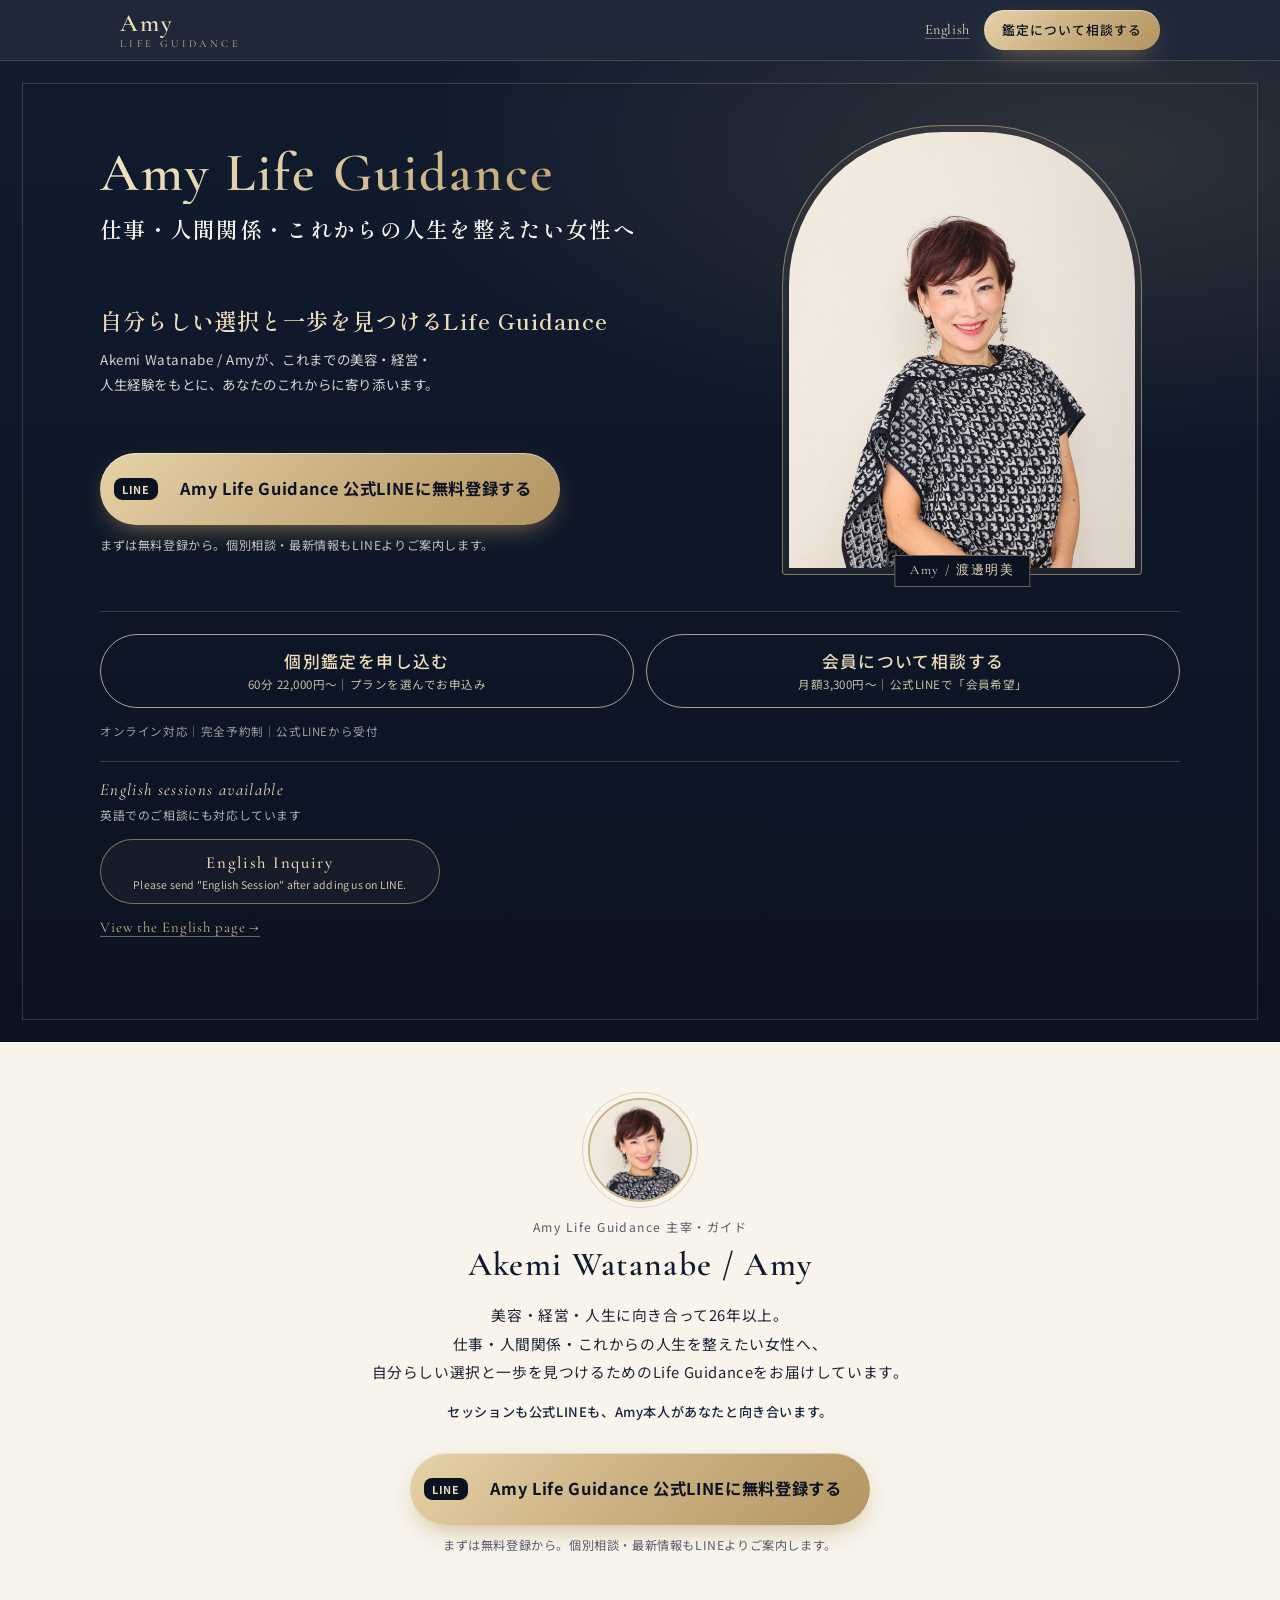
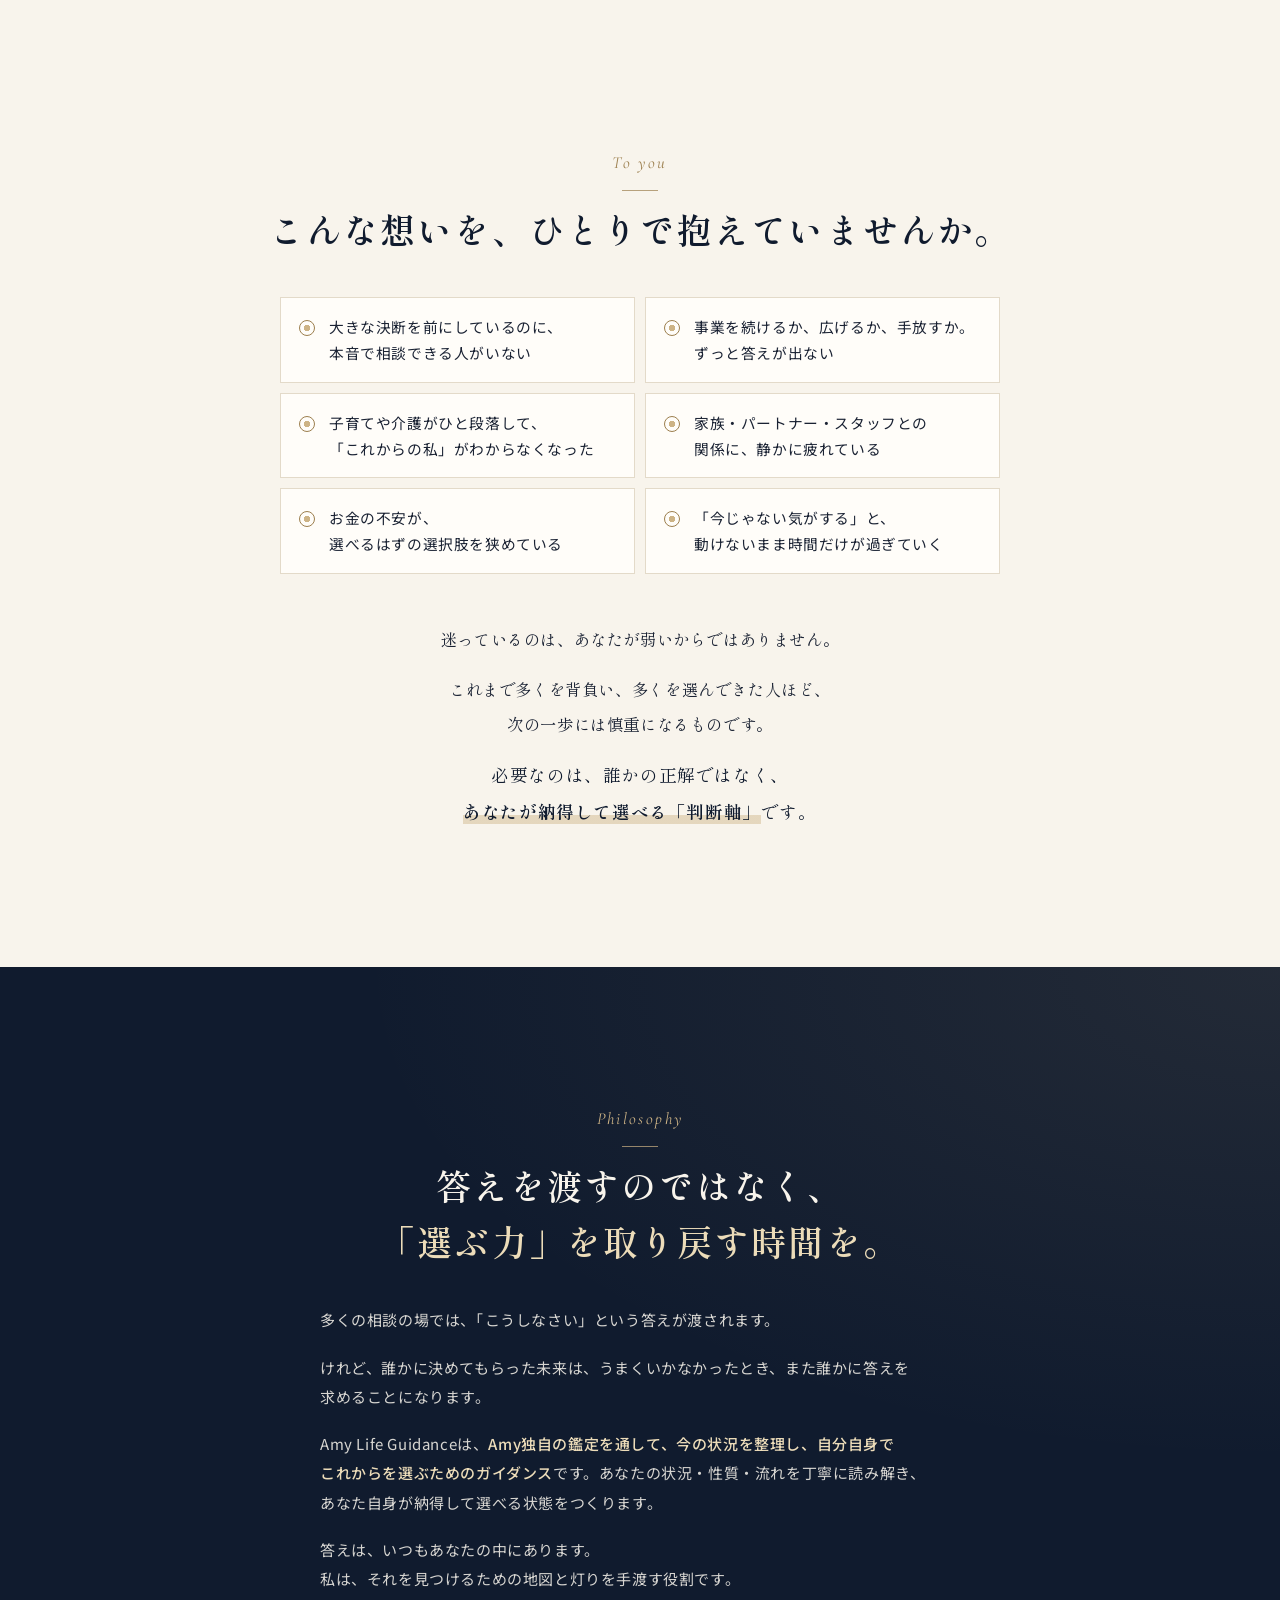
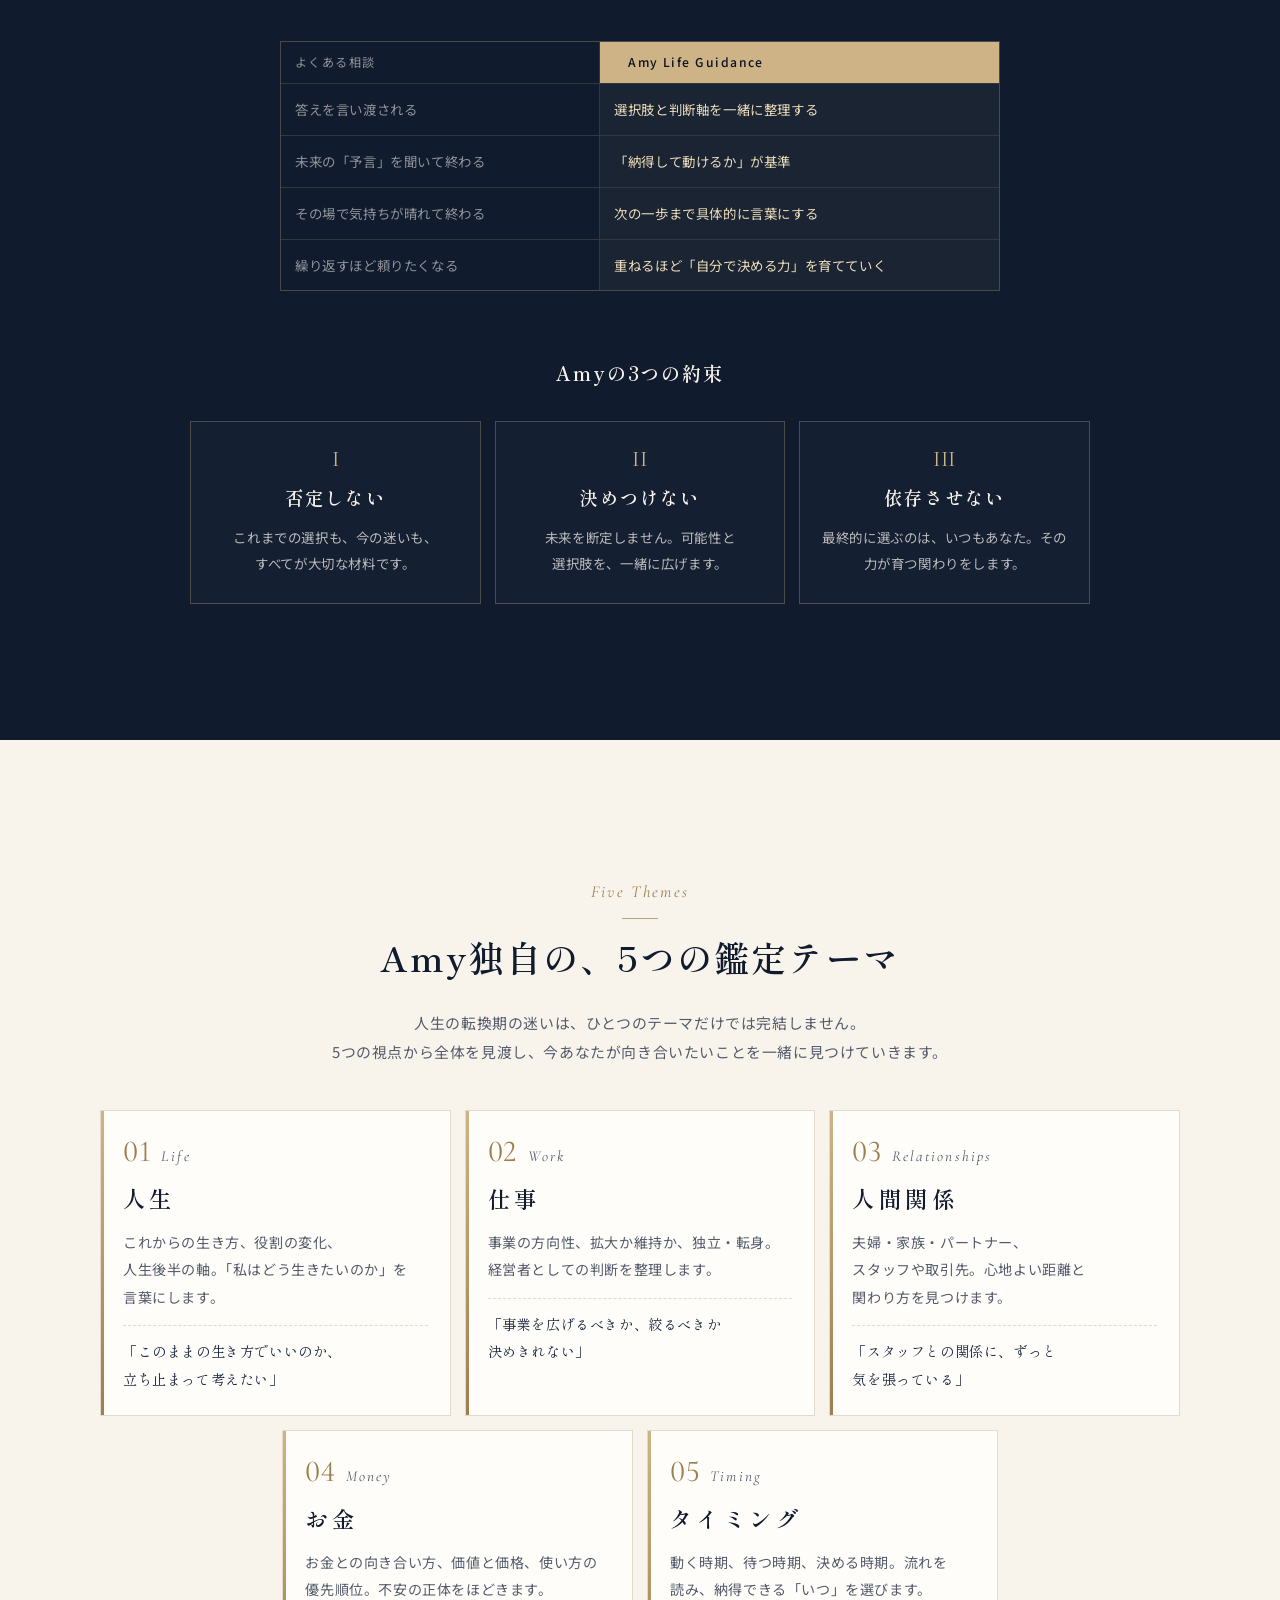
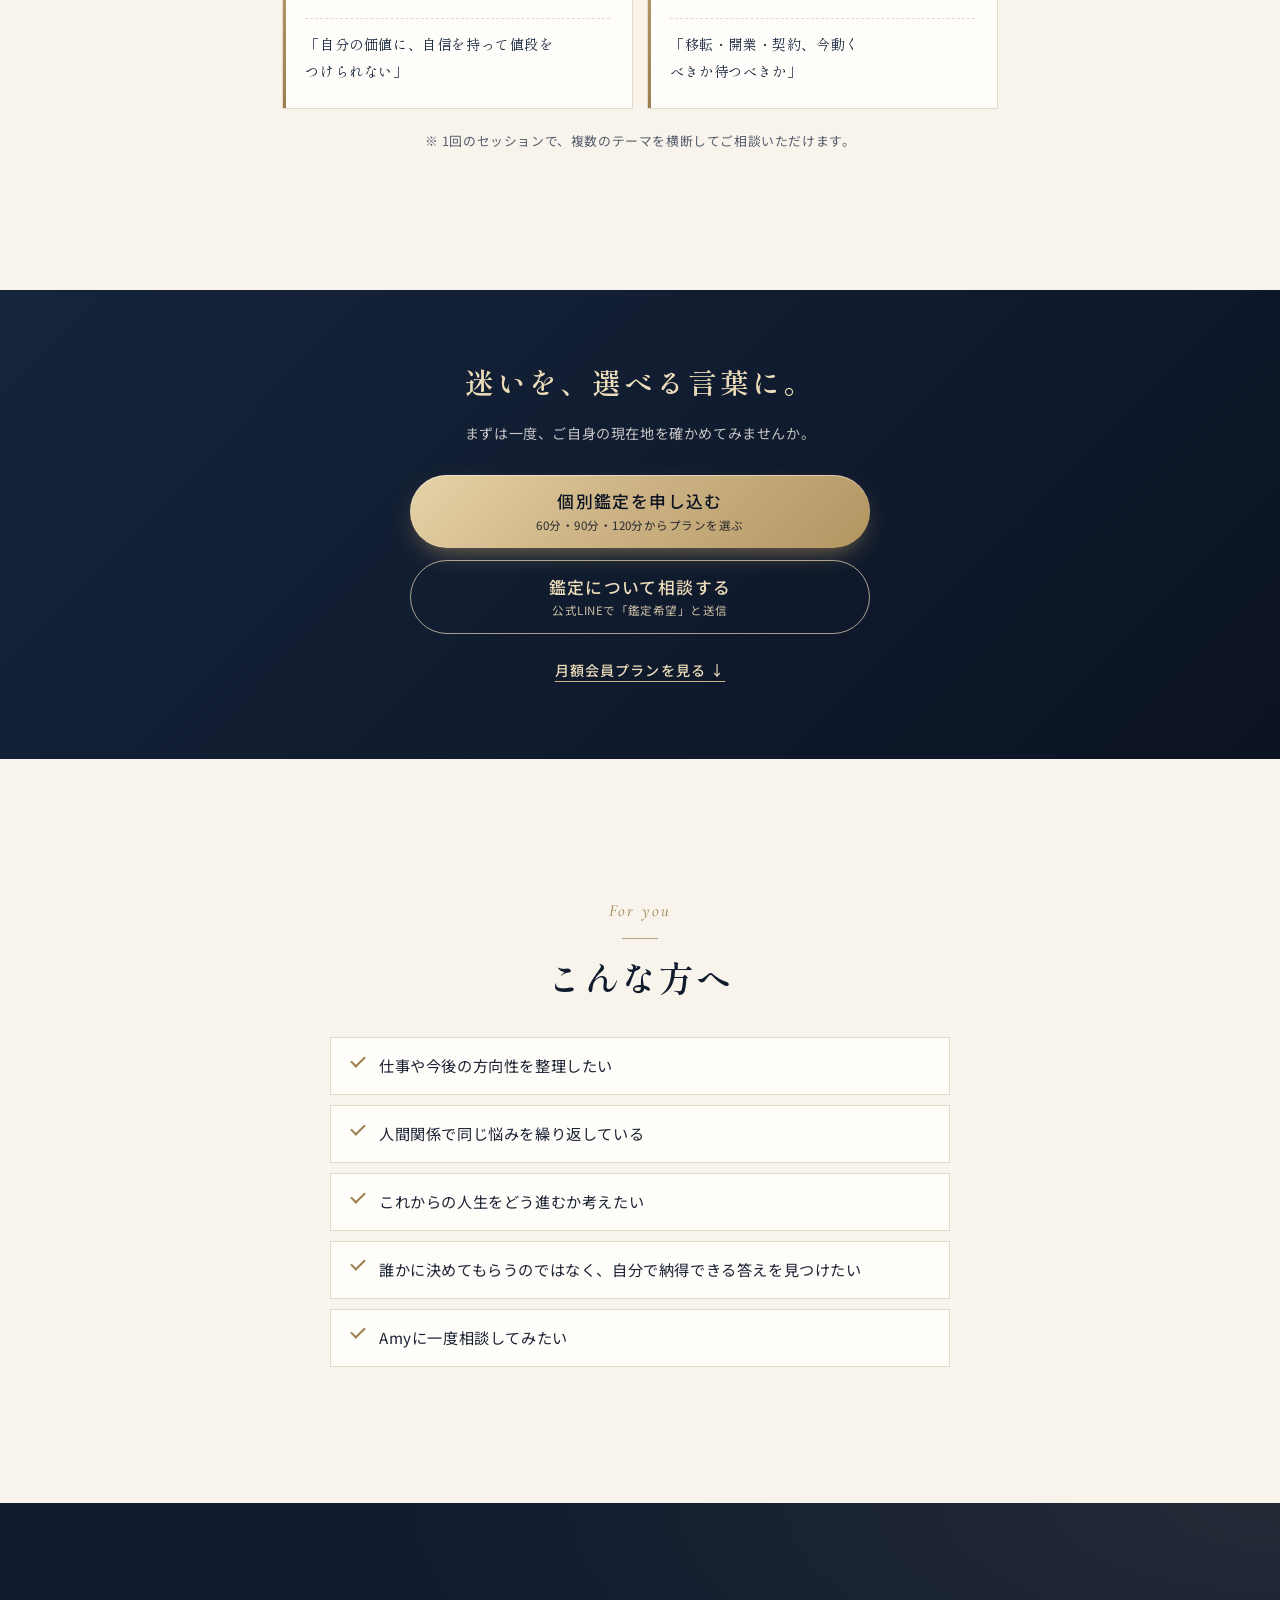
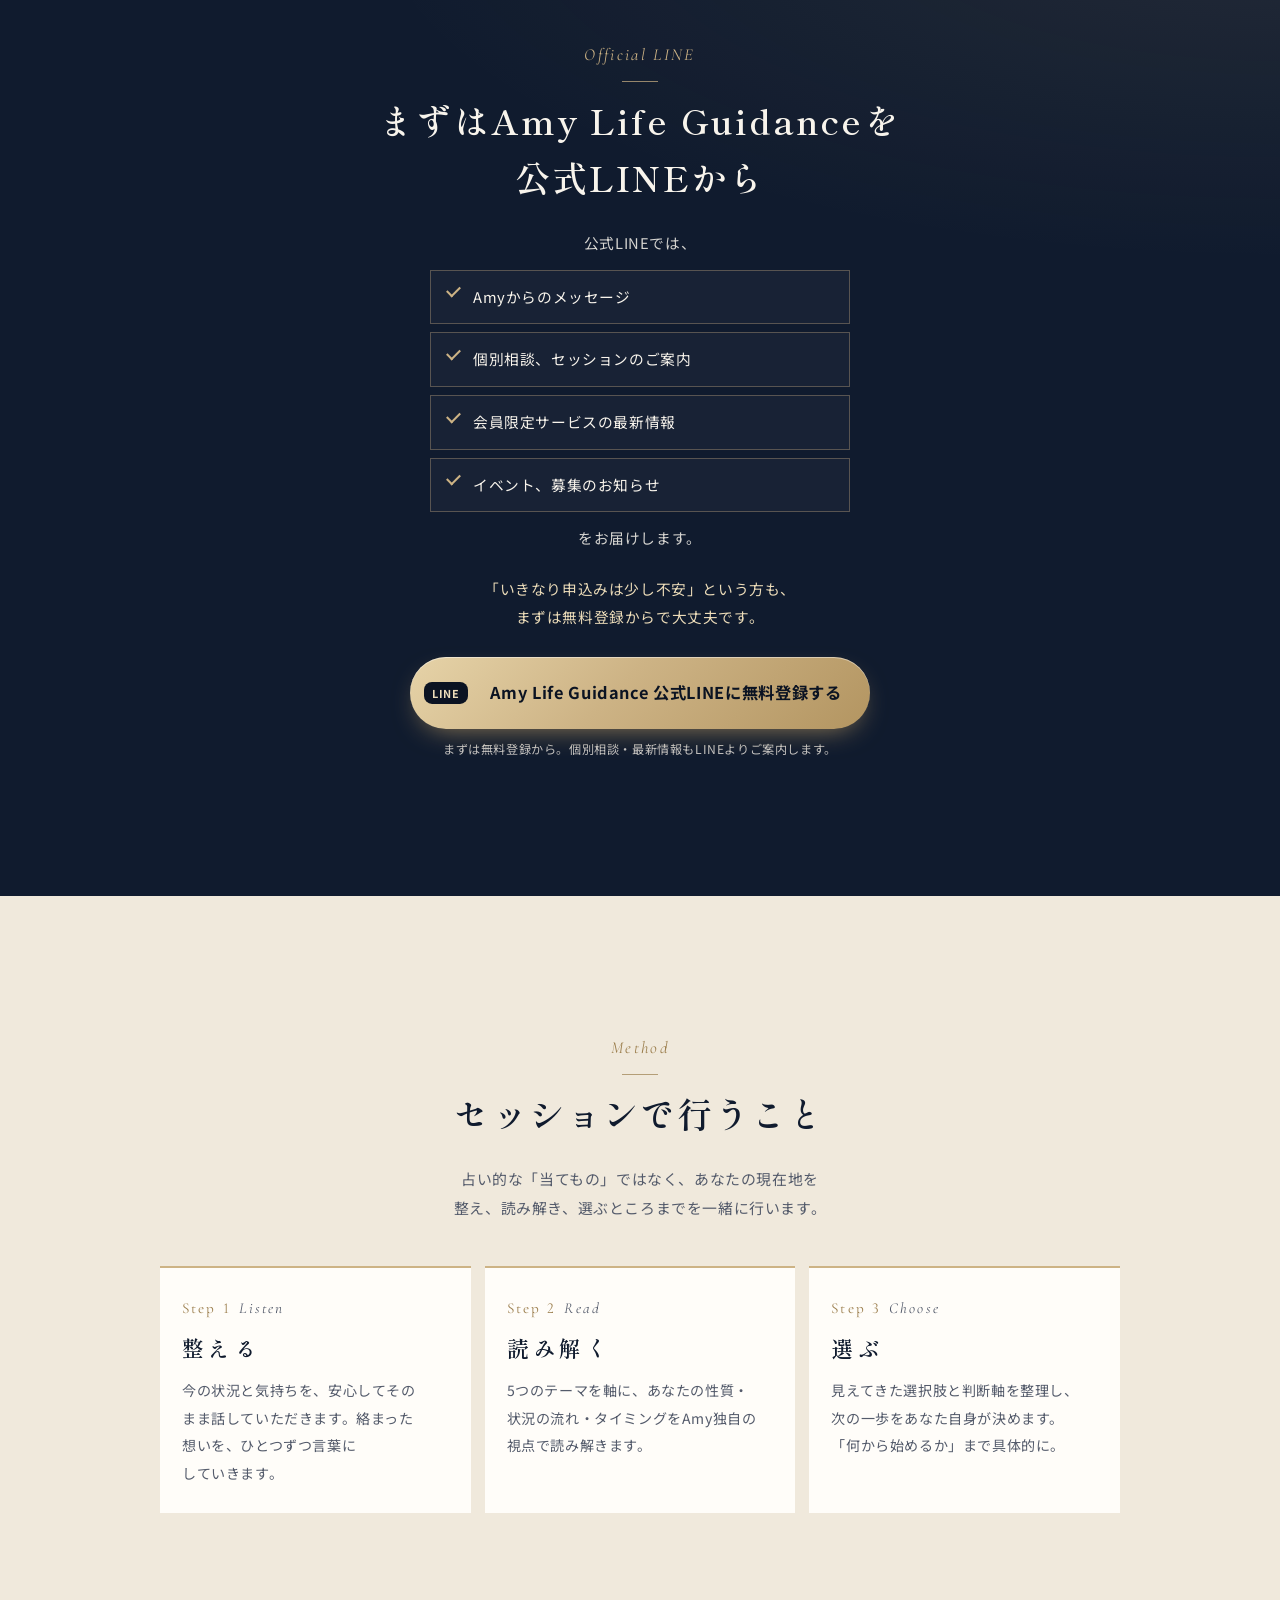
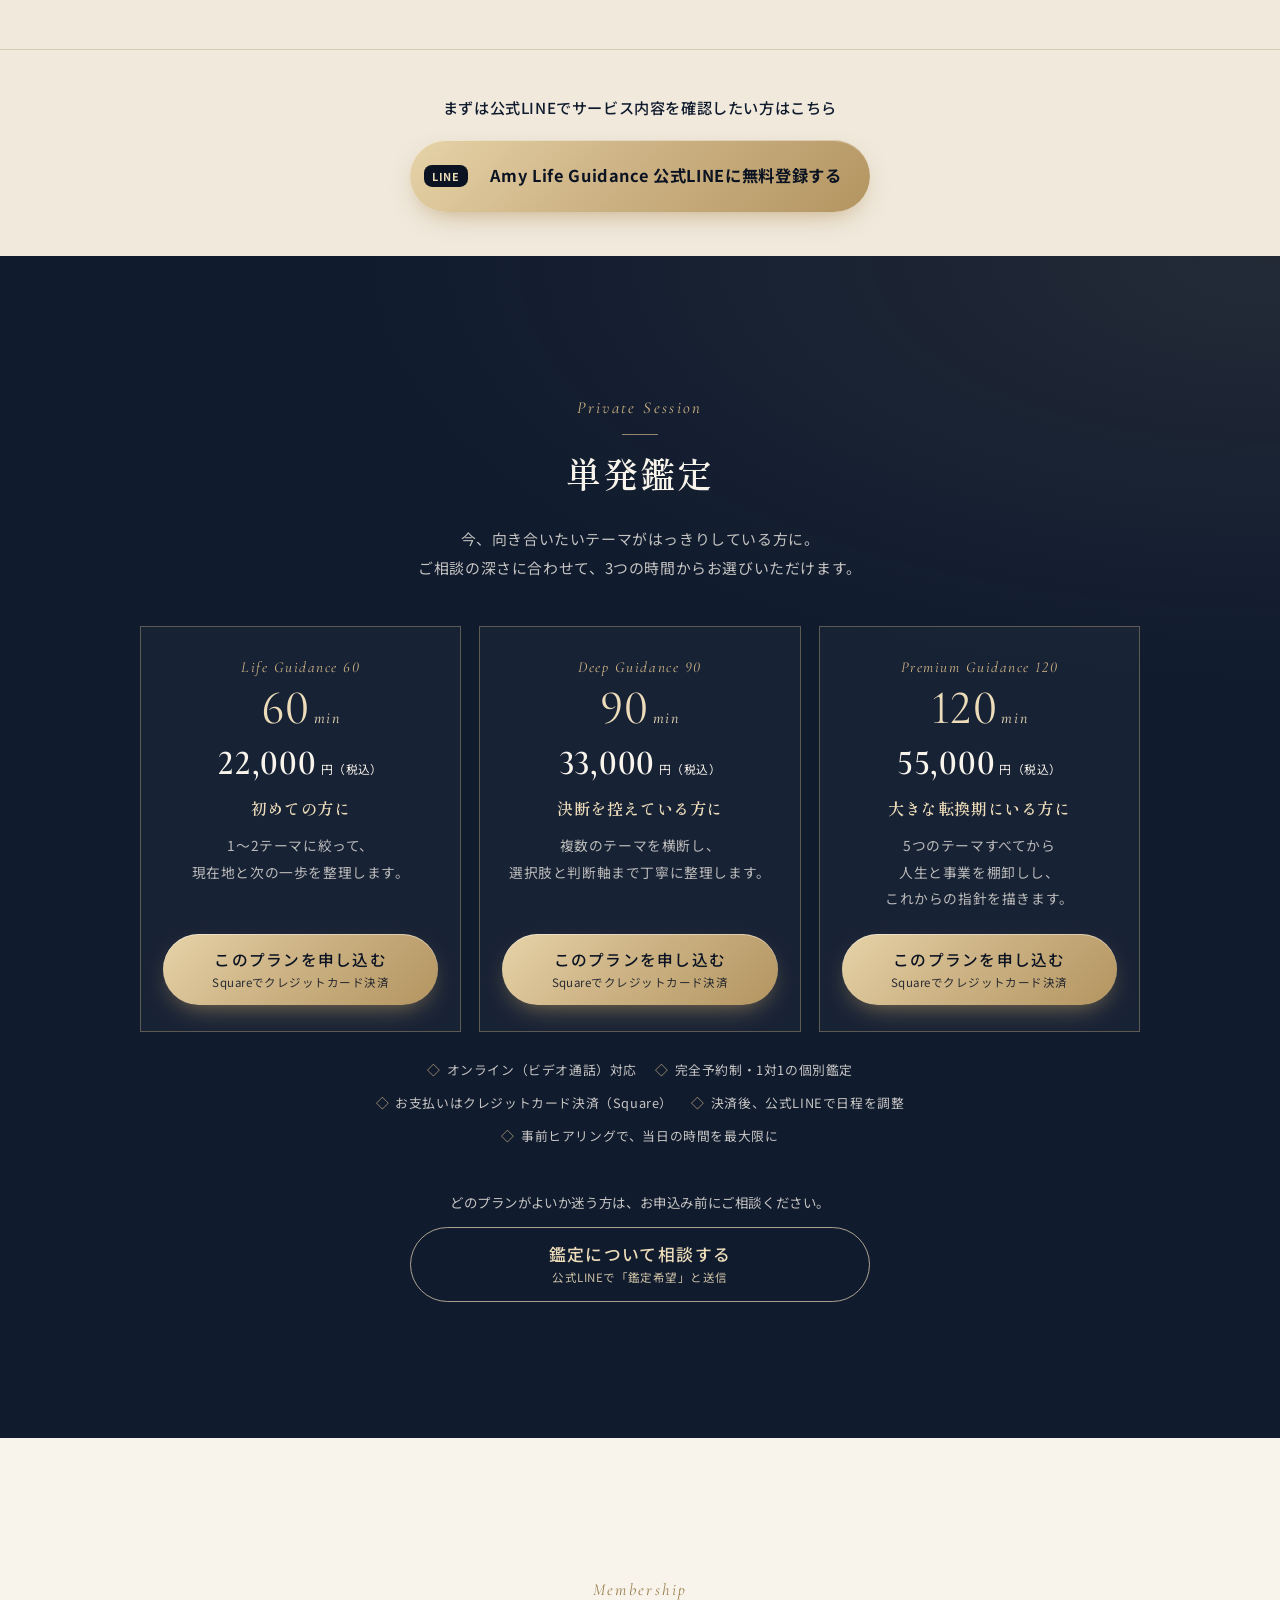
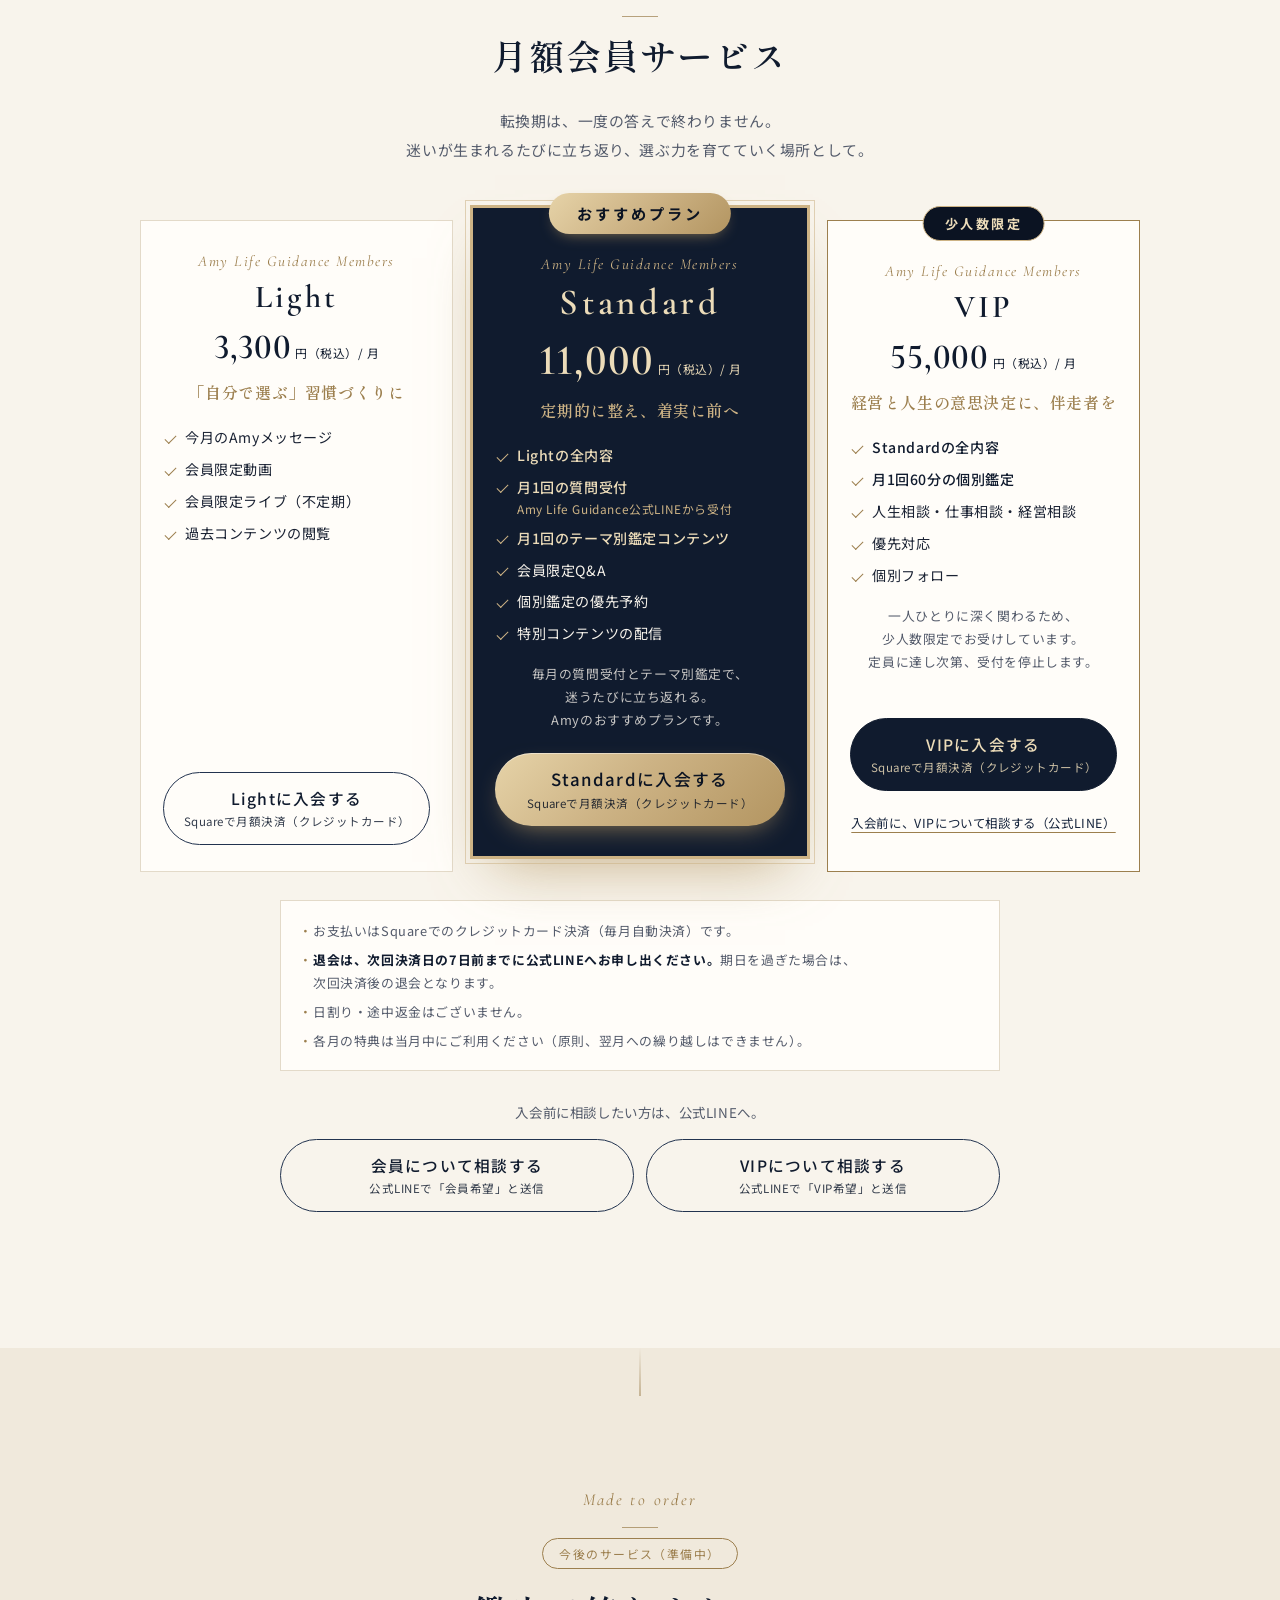
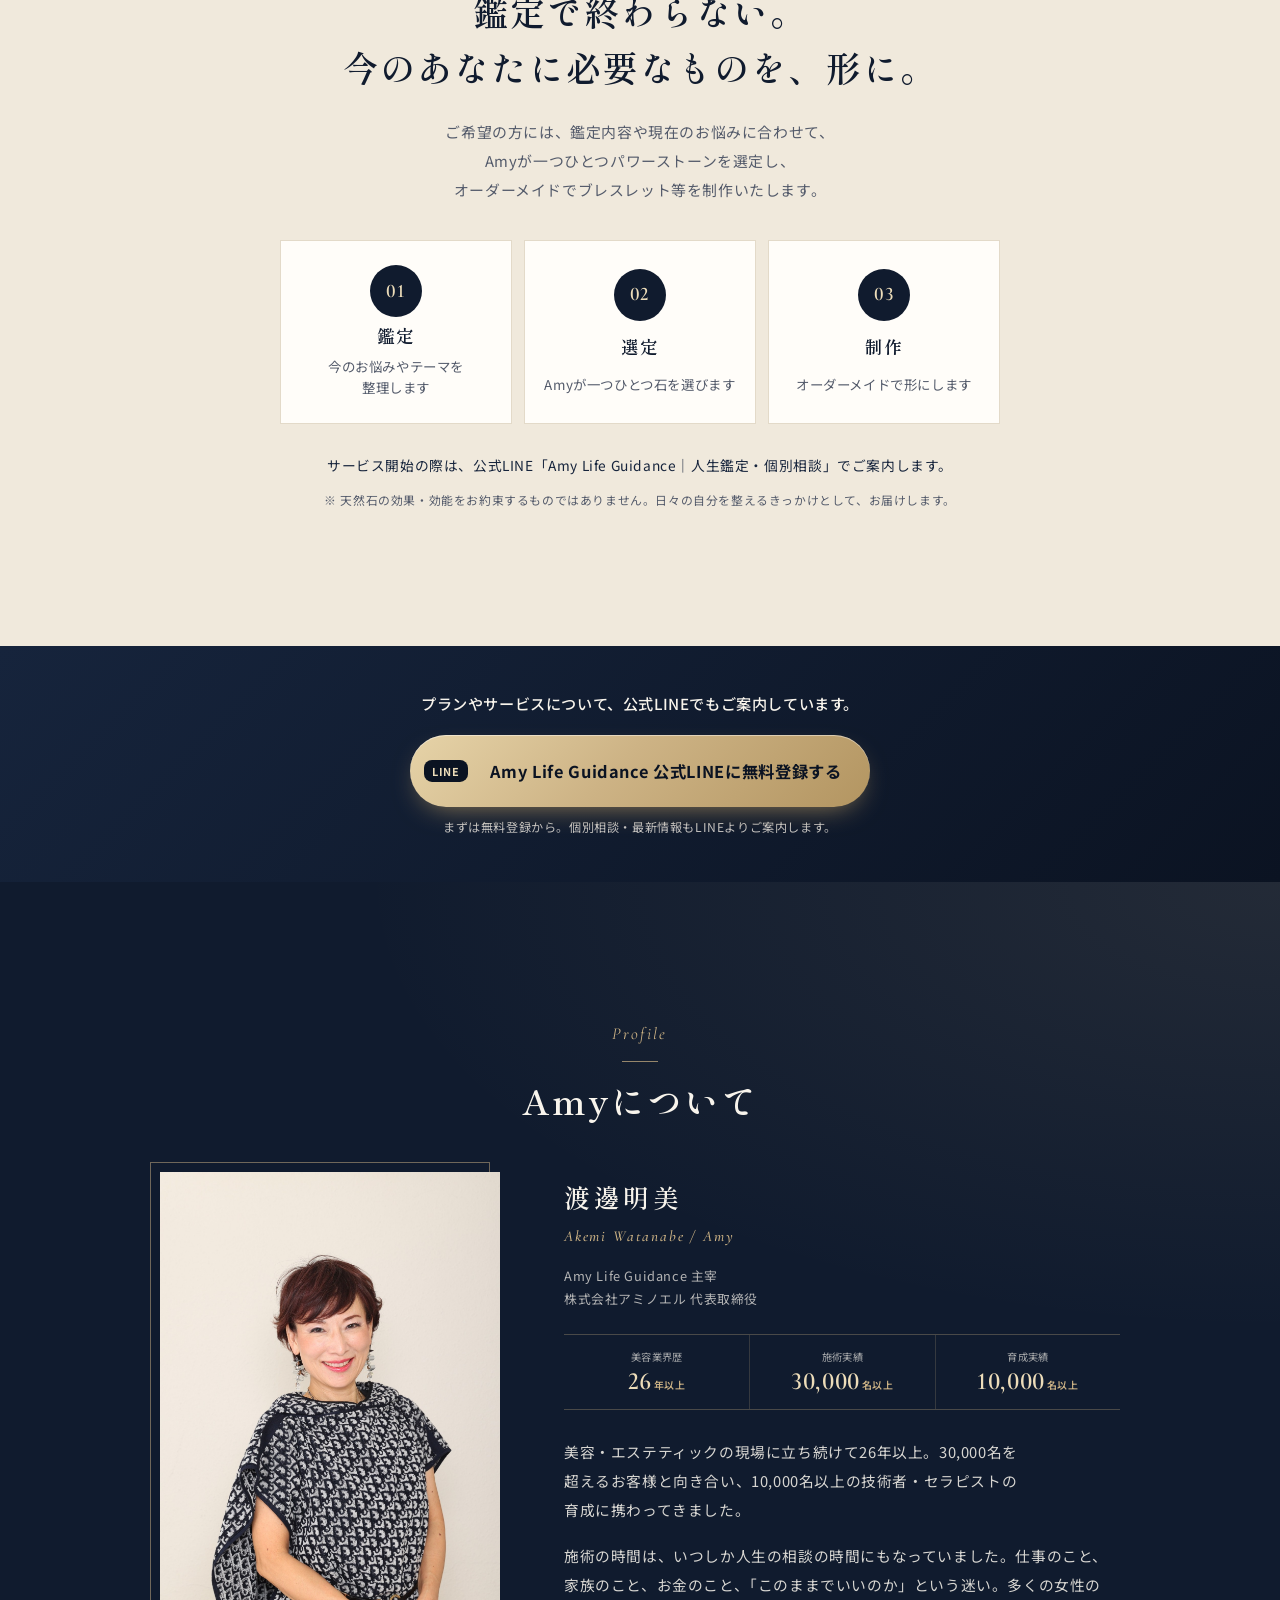
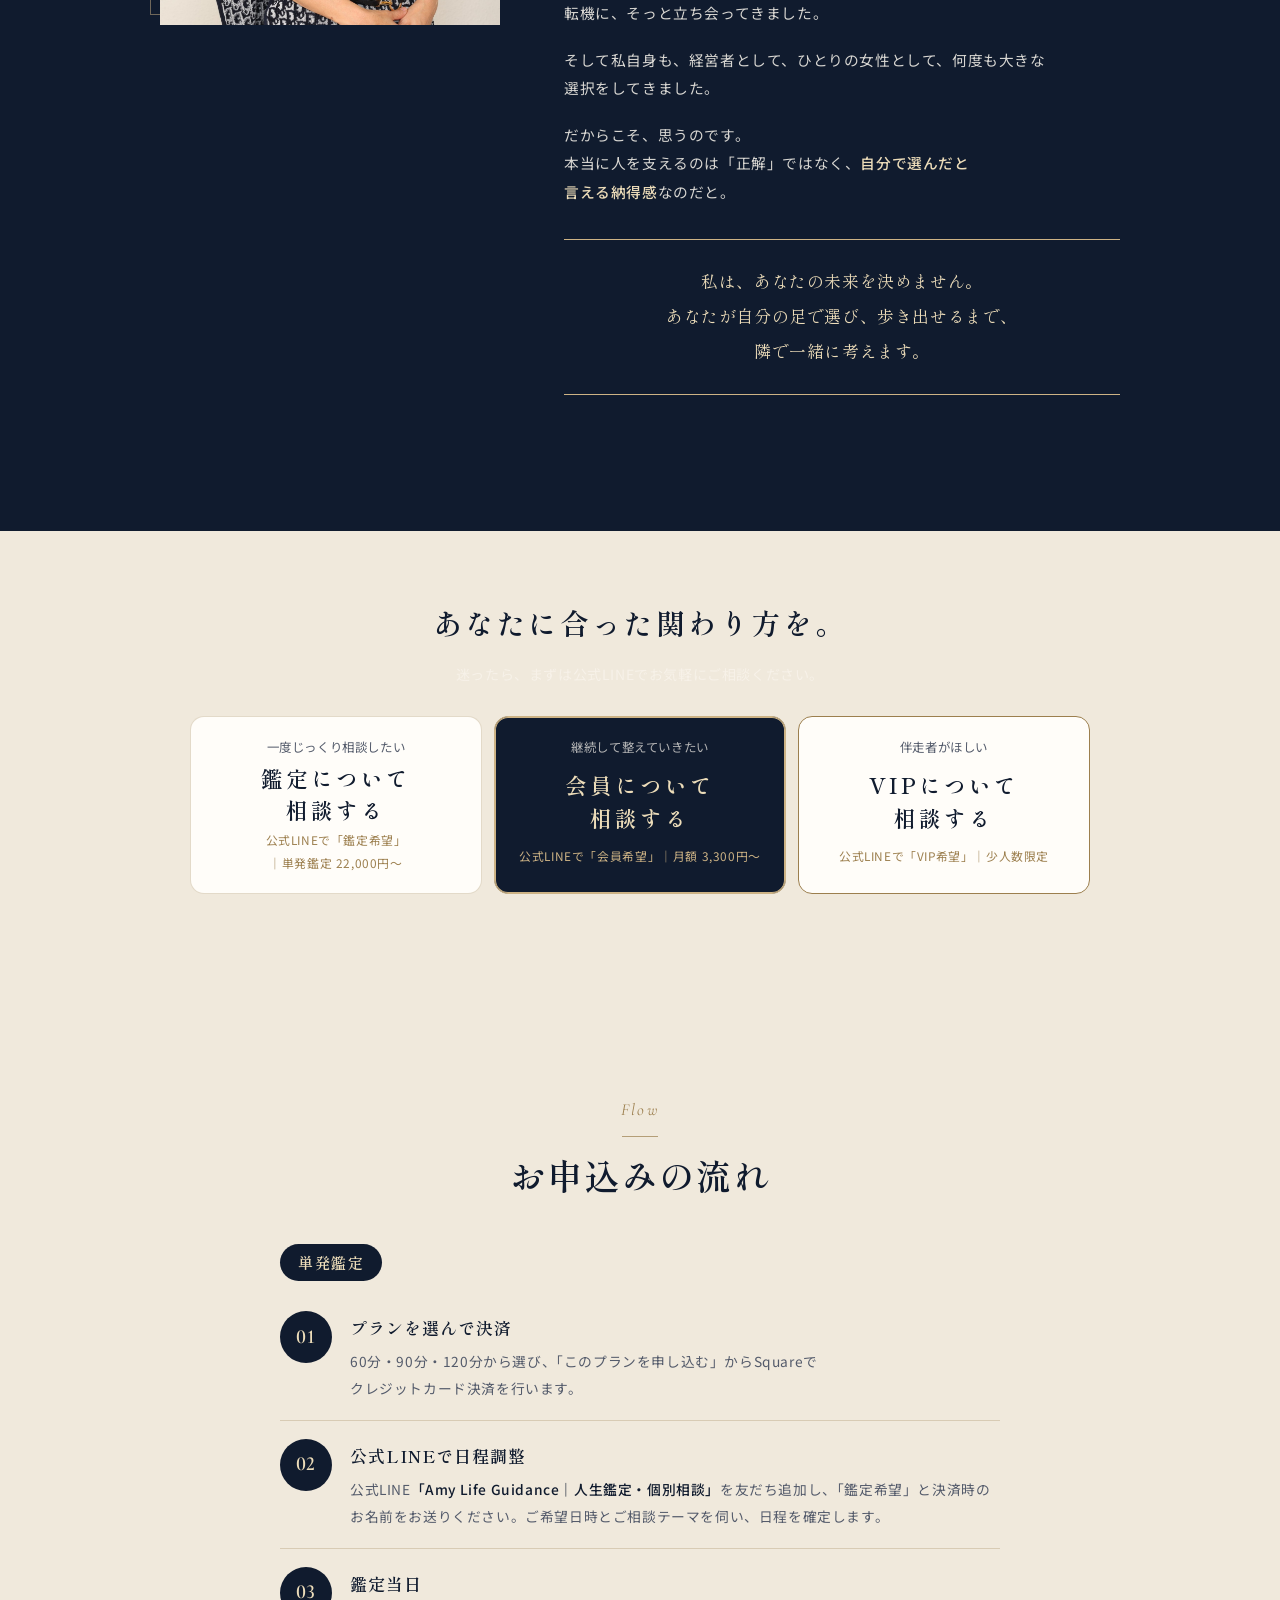
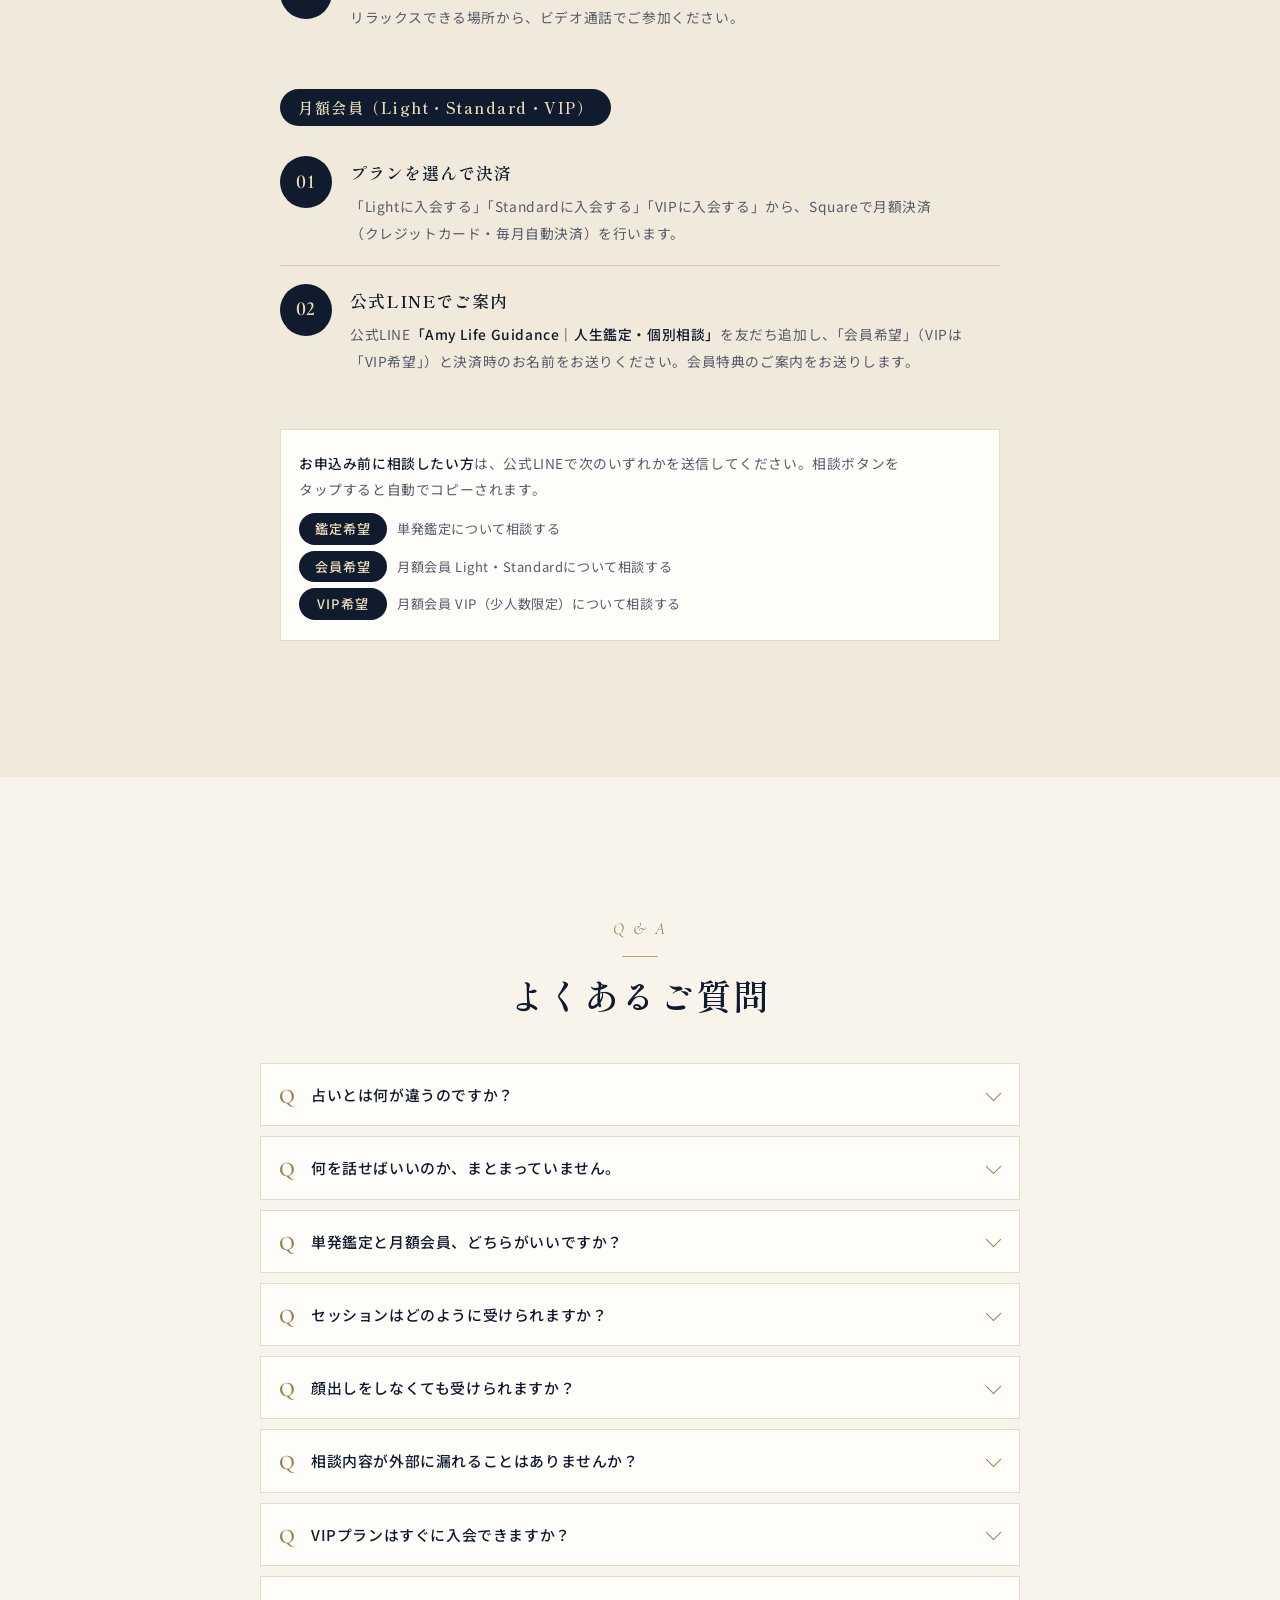
<file: life-guidance/index.html>
<!DOCTYPE html>
<html lang="ja">
<head>
<meta charset="UTF-8">
<meta name="viewport" content="width=device-width, initial-scale=1.0, viewport-fit=cover">
<title>Amy Life Guidance | 仕事・人間関係・これからの人生を整えたい女性へ</title>
<meta name="description" content="仕事・人間関係・これからの人生を整えたい女性へ。Akemi Watanabe / Amy（渡邊明美）が、美容・経営・人生経験をもとに寄り添う、自分らしい選択と一歩を見つけるLife Guidance。まずは公式LINEに無料登録から。">
<meta name="robots" content="index,follow">
<meta name="theme-color" content="#101b2e">
<!-- 【保留】正式ドメイン確定後に追加：canonical / og:url / og:image（SNSシェア用画像） -->

<!-- OGP -->
<meta property="og:type" content="website">
<meta property="og:site_name" content="Amy Life Guidance">
<meta property="og:title" content="Amy Life Guidance | 自分らしい選択と一歩を見つけるLife Guidance">
<meta property="og:description" content="仕事・人間関係・これからの人生を整えたい女性へ。Akemi Watanabe / Amyによる、自分らしい選択と一歩を見つけるLife Guidance。">
<meta property="og:locale" content="ja_JP">
<meta name="twitter:card" content="summary">

<link rel="icon" href="favicon.svg" type="image/svg+xml">

<link rel="preconnect" href="https://fonts.googleapis.com">
<link rel="preconnect" href="https://fonts.gstatic.com" crossorigin>
<link href="https://fonts.googleapis.com/css2?family=Cormorant+Garamond:ital,wght@0,500;0,600;1,500&family=Shippori+Mincho:wght@500;600;700&family=Noto+Sans+JP:wght@300;400;500;700&display=swap" rel="stylesheet">

<link rel="stylesheet" href="css/style.css">
</head>
<body>

<a class="skip-link" href="#main">本文へスキップ</a>

<header class="site-header">
  <div class="site-header__inner">
    <a href="#top" class="logo notranslate" translate="no" aria-label="Amy Life Guidance トップへ">
      <span class="logo__main">Amy</span>
      <span class="logo__sub">Life Guidance</span>
    </a>
    <div class="header-actions">
      <a href="../life-guidance-en/" class="lang-switch" lang="en" hreflang="en">English</a>
      <a href="https://lin.ee/BTJRVTk" class="btn btn--gold btn--sm js-cta" target="_blank" rel="noopener noreferrer" data-route="session">鑑定について相談する</a>
    </div>
  </div>
</header>

<main id="main">

  <!-- 01. ファーストビュー -->
  <section class="hero hero--cv" id="top" aria-labelledby="hero-title">
    <div class="hero__inner">
      <div class="hero__copy">
        <h1 class="hero__brand" id="hero-title"><span class="notranslate" translate="no">Amy Life Guidance</span></h1>
        <p class="hero__target"><span class="nb">仕事・人間関係・</span><span class="nb">これからの人生を</span><span class="nb">整えたい女性へ</span></p>
      </div>

      <figure class="hero__photo">
        <img src="images/amy-guidance-portrait.jpg" alt="Amy Life Guidance 主宰 渡邊明美（Amy）" width="1333" height="2000" fetchpriority="high">
        <figcaption class="notranslate" translate="no">Amy / 渡邊明美</figcaption>
      </figure>

      <div class="hero__msg">
        <p class="hero__message"><span class="nb">自分らしい選択と一歩を</span><span class="nb">見つける</span><span class="nb">Life Guidance</span></p>
        <p class="hero__lead"><span class="nb"><span class="notranslate" translate="no">Akemi Watanabe / Amy</span>が、</span><span class="nb">これまでの美容・経営・</span><span class="nb">人生経験をもとに、</span><span class="nb">あなたのこれからに</span><span class="nb">寄り添います。</span></p>
      </div>

      <div class="hero__line">
        <div class="line-cta">
        <a href="https://lin.ee/BTJRVTk" class="btn btn--gold btn--lg btn--line js-cta" target="_blank" rel="noopener noreferrer" data-cta="line-register" data-cta-pos="hero">
          <span class="btn__line-badge" aria-hidden="true">LINE</span>
          <span class="btn__main"><span class="nb"><span class="notranslate" translate="no">Amy Life Guidance</span></span> <span class="nb">公式LINEに無料登録する</span></span>
        </a>
        <p class="line-cta__note"><span class="nb">まずは無料登録から。</span><span class="nb">個別相談・最新情報も</span><span class="nb">LINEよりご案内します。</span></p>
      </div>
      </div>

      <div class="hero__cta">
        <a href="#plans-session" class="btn btn--outline-light btn--lg">
          <span class="btn__main">個別鑑定を申し込む</span>
          <span class="btn__sub"><span class="nb">60分 22,000円〜</span>｜<span class="nb">プランを選んでお申込み</span></span>
        </a>
        <a href="https://lin.ee/BTJRVTk" class="btn btn--outline-light btn--lg js-cta" target="_blank" rel="noopener noreferrer" data-route="member">
          <span class="btn__main">会員について相談する</span>
          <span class="btn__sub"><span class="nb">月額3,300円〜</span>｜<span class="nb">公式LINEで「<span class="notranslate" translate="no">会員希望</span>」</span></span>
        </a>
        <p class="hero__note">オンライン対応｜完全予約制｜公式LINEから受付</p>
        <div class="en-inquiry" lang="en">
          <p class="en-inquiry__label">English sessions available</p>
          <p class="en-inquiry__ja" lang="ja">英語でのご相談にも対応しています</p>
          <a href="https://lin.ee/BTJRVTk" class="btn btn--en js-cta" target="_blank" rel="noopener noreferrer" data-route="english">
            <span class="btn__main">English Inquiry</span>
            <span class="btn__sub">Please send "<span class="notranslate" translate="no">English Session</span>" after adding us on LINE.</span>
          </a>
          <a href="../life-guidance-en/" class="en-inquiry__link">View the English page →</a>
        </div>
      </div>
    </div>
  </section>

  <!-- 01.5 Amy本人の紹介（信頼）＋ LINE CTA ① -->
  <section class="section section--ivory guide" id="guide" aria-labelledby="guide-title">
    <div class="section__inner">
      <div class="guide__card">
        <div class="guide__photo"><img src="images/amy-guidance-portrait.jpg" alt="Akemi Watanabe / Amy（渡邊明美）" loading="lazy" width="1333" height="2000"></div>
        <p class="guide__role">Amy Life Guidance 主宰・ガイド</p>
        <h2 class="guide__name" id="guide-title"><span class="notranslate" translate="no">Akemi Watanabe / Amy</span></h2>
        <p class="guide__text"><span class="nb">美容・経営・人生に</span><span class="nb">向き合って26年以上。</span><br><span class="nb">仕事・人間関係・</span><span class="nb">これからの人生を</span><span class="nb">整えたい女性へ、</span><br><span class="nb">自分らしい選択と一歩を</span><span class="nb">見つけるための</span><span class="nb">Life Guidanceを</span><span class="nb">お届けしています。</span></p>
        <p class="guide__self"><span class="nb">セッションも公式LINEも、</span><span class="nb">Amy本人があなたと向き合います。</span></p>
      </div>
      <div class="line-cta line-cta--light">
        <a href="https://lin.ee/BTJRVTk" class="btn btn--gold btn--lg btn--line js-cta" target="_blank" rel="noopener noreferrer" data-cta="line-register" data-cta-pos="after-hero">
          <span class="btn__line-badge" aria-hidden="true">LINE</span>
          <span class="btn__main"><span class="nb"><span class="notranslate" translate="no">Amy Life Guidance</span></span> <span class="nb">公式LINEに無料登録する</span></span>
        </a>
        <p class="line-cta__note"><span class="nb">まずは無料登録から。</span><span class="nb">個別相談・最新情報も</span><span class="nb">LINEよりご案内します。</span></p>
      </div>
    </div>
  </section>

  <!-- 02. お悩み -->
  <section class="section section--ivory" aria-labelledby="worry-title">
    <div class="section__inner">
      <p class="eyebrow">To you</p>
      <h2 class="section__title" id="worry-title"><span class="nb">こんな想いを、</span><span class="nb">ひとりで</span><span class="nb">抱えていませんか。</span></h2>
      <ul class="worry-list">
        <li>大きな決断を前にしているのに、<br class="pc-only">本音で相談できる人がいない</li>
        <li>事業を続けるか、広げるか、手放すか。<br class="pc-only">ずっと答えが出ない</li>
        <li>子育てや介護がひと段落して、<br class="pc-only">「これからの私」がわからなくなった</li>
        <li>家族・パートナー・スタッフとの関係に、静かに疲れている</li>
        <li>お金の不安が、<br class="pc-only">選べるはずの選択肢を狭めている</li>
        <li>「今じゃない気がする」と、<br class="pc-only">動けないまま時間だけが過ぎていく</li>
      </ul>
      <div class="worry-answer">
        <p>迷っているのは、あなたが弱いからではありません。</p>
        <p>これまで多くを背負い、<br class="sp-only">多くを選んできた人ほど、<br>
        次の一歩には慎重になるものです。</p>
        <p class="worry-answer__strong">必要なのは、誰かの正解ではなく、<br>
        <em>あなたが納得して選べる<br class="sp-only">「判断軸」</em>です。</p>
      </div>
    </div>
  </section>

  <!-- 03. 思想 -->
  <section class="section section--navy" id="philosophy" aria-labelledby="philosophy-title">
    <div class="section__inner">
      <p class="eyebrow eyebrow--light">Philosophy</p>
      <h2 class="section__title section__title--light" id="philosophy-title">
        答えを渡すのではなく、<br>
        <span class="gold-text">「選ぶ力」を取り戻す時間を。</span>
      </h2>
      <div class="prose prose--light">
        <p>多くの相談の場では、「こうしなさい」という答えが渡されます。</p>
        <p>けれど、誰かに決めてもらった未来は、うまくいかなかったとき、また誰かに答えを求めることになります。</p>
        <p><span class="notranslate" translate="no">Amy Life Guidance</span>は、<strong>Amy独自の鑑定を通して、今の状況を整理し、自分自身でこれからを選ぶためのガイダンス</strong>です。あなたの状況・性質・流れを丁寧に読み解き、あなた自身が納得して選べる状態をつくります。</p>
        <p>答えは、いつもあなたの中にあります。<br>私は、それを見つけるための地図と灯りを手渡す役割です。</p>
      </div>

      <div class="compare" role="table" aria-label="一般的な相談とAmy Life Guidanceの違い">
        <div class="compare__row compare__row--head" role="row">
          <span role="columnheader">よくある相談</span>
          <span role="columnheader"><span class="notranslate" translate="no">Amy Life Guidance</span></span>
        </div>
        <div class="compare__row" role="row">
          <span role="cell">答えを言い渡される</span>
          <span role="cell">選択肢と判断軸を一緒に整理する</span>
        </div>
        <div class="compare__row" role="row">
          <span role="cell">未来の「予言」を聞いて終わる</span>
          <span role="cell">「納得して動けるか」が基準</span>
        </div>
        <div class="compare__row" role="row">
          <span role="cell">その場で気持ちが晴れて終わる</span>
          <span role="cell">次の一歩まで具体的に言葉にする</span>
        </div>
        <div class="compare__row" role="row">
          <span role="cell">繰り返すほど頼りたくなる</span>
          <span role="cell">重ねるほど「自分で決める力」を育てていく</span>
        </div>
      </div>

      <h3 class="promise-title">Amyの3つの約束</h3>
      <ol class="promise">
        <li><span class="promise__num">I</span><strong>否定しない</strong><p>これまでの選択も、今の迷いも、すべてが大切な材料です。</p></li>
        <li><span class="promise__num">II</span><strong>決めつけない</strong><p>未来を断定しません。可能性と選択肢を、一緒に広げます。</p></li>
        <li><span class="promise__num">III</span><strong>依存させない</strong><p>最終的に選ぶのは、いつもあなた。その力が育つ関わりをします。</p></li>
      </ol>
    </div>
  </section>

  <!-- 04. 5つの鑑定テーマ -->
  <section class="section section--ivory" id="themes" aria-labelledby="themes-title">
    <div class="section__inner">
      <p class="eyebrow">Five Themes</p>
      <h2 class="section__title" id="themes-title"><span class="nb">Amy独自の、</span><span class="nb">5つの鑑定テーマ</span></h2>
      <p class="section__lead">人生の転換期の迷いは、ひとつのテーマだけでは完結しません。<br class="pc-only">5つの視点から全体を見渡し、今あなたが向き合いたいことを一緒に見つけていきます。</p>

      <ol class="themes">
        <li class="theme">
          <p class="theme__no">01<span>Life</span></p>
          <h3 class="theme__name">人生</h3>
          <p class="theme__desc">これからの生き方、役割の変化、人生後半の軸。「私はどう生きたいのか」を言葉にします。</p>
          <p class="theme__ex">「このままの生き方でいいのか、立ち止まって考えたい」</p>
        </li>
        <li class="theme">
          <p class="theme__no">02<span>Work</span></p>
          <h3 class="theme__name">仕事</h3>
          <p class="theme__desc">事業の方向性、拡大か維持か、独立・転身。経営者としての判断を整理します。</p>
          <p class="theme__ex">「事業を広げるべきか、絞るべきか決めきれない」</p>
        </li>
        <li class="theme">
          <p class="theme__no">03<span>Relationships</span></p>
          <h3 class="theme__name">人間関係</h3>
          <p class="theme__desc">夫婦・家族・パートナー、スタッフや取引先。心地よい距離と関わり方を見つけます。</p>
          <p class="theme__ex">「スタッフとの関係に、ずっと気を張っている」</p>
        </li>
        <li class="theme">
          <p class="theme__no">04<span>Money</span></p>
          <h3 class="theme__name">お金</h3>
          <p class="theme__desc">お金との向き合い方、価値と価格、使い方の優先順位。不安の正体をほどきます。</p>
          <p class="theme__ex">「自分の価値に、自信を持って値段をつけられない」</p>
        </li>
        <li class="theme">
          <p class="theme__no">05<span>Timing</span></p>
          <h3 class="theme__name">タイミング</h3>
          <p class="theme__desc">動く時期、待つ時期、決める時期。流れを読み、納得できる「いつ」を選びます。</p>
          <p class="theme__ex">「移転・開業・契約、今動くべきか待つべきか」</p>
        </li>
      </ol>
      <p class="themes__note">※ 1回のセッションで、複数のテーマを横断してご相談いただけます。</p>
    </div>
  </section>

  <!-- 中間CTA 1 -->
  <section class="mid-cta" aria-label="お申込みのご案内">
    <div class="section__inner">
      <p class="mid-cta__lead">迷いを、選べる言葉に。</p>
      <p class="mid-cta__text">まずは一度、ご自身の現在地を確かめてみませんか。</p>
      <div class="cta-stack">
        <a href="#plans-session" class="btn btn--gold btn--lg">
          <span class="btn__main">個別鑑定を申し込む</span>
          <span class="btn__sub">60分・90分・120分からプランを選ぶ</span>
        </a>
        <a href="https://lin.ee/BTJRVTk" class="btn btn--outline-light btn--lg js-cta" target="_blank" rel="noopener noreferrer" data-route="session">
          <span class="btn__main">鑑定について相談する</span>
          <span class="btn__sub">公式LINEで「<span class="notranslate" translate="no">鑑定希望</span>」と送信</span>
        </a>
        <a href="#plans-member" class="btn btn--text">月額会員プランを見る ↓</a>
      </div>
    </div>
  </section>

  <!-- 06. こんな方へ（広告流入向け） -->
  <section class="section section--ivory" id="for-you" aria-labelledby="for-title">
    <div class="section__inner">
      <p class="eyebrow">For you</p>
      <h2 class="section__title" id="for-title">こんな方へ</h2>
      <ul class="for-list">
        <li>仕事や今後の方向性を整理したい</li>
        <li>人間関係で同じ悩みを繰り返している</li>
        <li>これからの人生をどう進むか考えたい</li>
        <li><span class="nb">誰かに決めてもらうのではなく、</span><span class="nb">自分で納得できる答えを</span><span class="nb">見つけたい</span></li>
        <li>Amyに一度相談してみたい</li>
      </ul>
    </div>
  </section>

  <!-- 06.5 公式LINE登録のメリット ＋ LINE CTA ②（中盤） -->
  <section class="section section--navy line-merit" id="line" aria-labelledby="line-title">
    <div class="section__inner">
      <p class="eyebrow eyebrow--light">Official LINE</p>
      <h2 class="section__title section__title--light" id="line-title"><span class="nb">まずは</span><span class="nb"><span class="notranslate" translate="no">Amy Life Guidance</span>を</span><span class="nb">公式LINEから</span></h2>
      <p class="line-merit__lead">公式LINEでは、</p>
      <ul class="line-merit__list">
        <li>Amyからのメッセージ</li>
        <li>個別相談、セッションのご案内</li>
        <li>会員限定サービスの最新情報</li>
        <li>イベント、募集のお知らせ</li>
      </ul>
      <p class="line-merit__lead">をお届けします。</p>
      <p class="line-merit__text"><span class="nb">「いきなり申込みは</span><span class="nb">少し不安」という方も、</span><br><span class="nb">まずは無料登録からで</span><span class="nb">大丈夫です。</span></p>
      <div class="line-cta">
        <a href="https://lin.ee/BTJRVTk" class="btn btn--gold btn--lg btn--line js-cta" target="_blank" rel="noopener noreferrer" data-cta="line-register" data-cta-pos="middle">
          <span class="btn__line-badge" aria-hidden="true">LINE</span>
          <span class="btn__main"><span class="nb"><span class="notranslate" translate="no">Amy Life Guidance</span></span> <span class="nb">公式LINEに無料登録する</span></span>
        </a>
        <p class="line-cta__note"><span class="nb">まずは無料登録から。</span><span class="nb">個別相談・最新情報も</span><span class="nb">LINEよりご案内します。</span></p>
      </div>
    </div>
  </section>

  <!-- 05. セッションの流れ（中身） -->
  <section class="section section--ivory-2" aria-labelledby="method-title">
    <div class="section__inner">
      <p class="eyebrow">Method</p>
      <h2 class="section__title" id="method-title">セッションで行うこと</h2>
      <p class="section__lead">占い的な「当てもの」ではなく、あなたの現在地を整え、読み解き、選ぶところまでを一緒に行います。</p>
      <ol class="method">
        <li class="method__step">
          <p class="method__label">Step 1<span>Listen</span></p>
          <h3>整える</h3>
          <p>今の状況と気持ちを、安心してそのまま話していただきます。絡まった想いを、ひとつずつ言葉にしていきます。</p>
        </li>
        <li class="method__step">
          <p class="method__label">Step 2<span>Read</span></p>
          <h3>読み解く</h3>
          <p>5つのテーマを軸に、あなたの性質・状況の流れ・タイミングをAmy独自の視点で読み解きます。</p>
        </li>
        <li class="method__step">
          <p class="method__label">Step 3<span>Choose</span></p>
          <h3>選ぶ</h3>
          <p>見えてきた選択肢と判断軸を整理し、次の一歩をあなた自身が決めます。「何から始めるか」まで具体的に。</p>
        </li>
      </ol>
    </div>
  </section>

  <!-- 料金前：LINE CTA -->
  <section class="line-band" aria-label="公式LINEのご案内">
    <div class="section__inner">
      <p class="line-band__lead"><span class="nb">まずは公式LINEで</span><span class="nb">サービス内容を</span><span class="nb">確認したい方はこちら</span></p>
      <div class="line-cta line-cta--light">
        <a href="https://lin.ee/BTJRVTk" class="btn btn--gold btn--lg btn--line js-cta" target="_blank" rel="noopener noreferrer" data-cta="line-register" data-cta-pos="before-pricing">
          <span class="btn__line-badge" aria-hidden="true">LINE</span>
          <span class="btn__main"><span class="nb"><span class="notranslate" translate="no">Amy Life Guidance</span></span> <span class="nb">公式LINEに無料登録する</span></span>
        </a>
      </div>
    </div>
  </section>

  <!-- 07. 単発鑑定 料金 -->
  <section class="section section--navy" id="plans-session" aria-labelledby="session-title">
    <div class="section__inner">
      <p class="eyebrow eyebrow--light">Private Session</p>
      <h2 class="section__title section__title--light" id="session-title">単発鑑定</h2>
      <p class="section__lead section__lead--light"><span class="nb">今、向き合いたいテーマが</span><span class="nb">はっきりしている方に。</span><br><span class="nb">ご相談の深さに合わせて、</span><span class="nb">3つの時間から</span><span class="nb">お選びいただけます。</span></p>

      <div class="plans plans--session">
        <article class="plan plan--dark">
          <p class="plan__product notranslate" translate="no">Life Guidance 60</p>
          <p class="plan__time">60<span>min</span></p>
          <p class="plan__price">22,000<span>円（税込）</span></p>
          <p class="plan__for">初めての方に</p>
          <p class="plan__desc"><span class="nb">1〜2テーマに絞って、</span><span class="nb">現在地と次の一歩を</span><span class="nb">整理します。</span></p>
          <a href="https://square.link/u/Ikum4wZc" class="btn btn--gold js-pay" data-product="s60" target="_blank" rel="noopener noreferrer">
            <span class="btn__main">このプランを申し込む</span>
            <span class="btn__sub">Squareでクレジットカード決済</span>
          </a>
        </article>
        <article class="plan plan--dark">
          <p class="plan__product notranslate" translate="no">Deep Guidance 90</p>
          <p class="plan__time">90<span>min</span></p>
          <p class="plan__price">33,000<span>円（税込）</span></p>
          <p class="plan__for">決断を控えている方に</p>
          <p class="plan__desc"><span class="nb">複数のテーマを横断し、</span><span class="nb">選択肢と判断軸まで</span><span class="nb">丁寧に整理します。</span></p>
          <a href="https://square.link/u/ypL9axxv" class="btn btn--gold js-pay" data-product="s90" target="_blank" rel="noopener noreferrer">
            <span class="btn__main">このプランを申し込む</span>
            <span class="btn__sub">Squareでクレジットカード決済</span>
          </a>
        </article>
        <article class="plan plan--dark">
          <p class="plan__product notranslate" translate="no">Premium Guidance 120</p>
          <p class="plan__time">120<span>min</span></p>
          <p class="plan__price">55,000<span>円（税込）</span></p>
          <p class="plan__for">大きな転換期にいる方に</p>
          <p class="plan__desc"><span class="nb">5つのテーマすべてから</span><span class="nb">人生と事業を棚卸しし、</span><span class="nb">これからの指針を</span><span class="nb">描きます。</span></p>
          <a href="https://square.link/u/OMnnD2gx" class="btn btn--gold js-pay" data-product="s120" target="_blank" rel="noopener noreferrer">
            <span class="btn__main">このプランを申し込む</span>
            <span class="btn__sub">Squareでクレジットカード決済</span>
          </a>
        </article>
      </div>

      <ul class="plan-common">
        <li>オンライン（ビデオ通話）対応</li>
        <li>完全予約制・1対1の個別鑑定</li>
        <li>お支払いはクレジットカード決済（Square）</li>
        <li>決済後、公式LINEで日程を調整</li>
        <li>事前ヒアリングで、当日の時間を最大限に</li>
      </ul>

      <div class="cta-stack">
        <p class="consult-lead"><span class="nb">どのプランがよいか迷う方は、</span><span class="nb">お申込み前にご相談ください。</span></p>
        <a href="https://lin.ee/BTJRVTk" class="btn btn--outline-light btn--lg js-cta" target="_blank" rel="noopener noreferrer" data-route="session">
          <span class="btn__main">鑑定について相談する</span>
          <span class="btn__sub">公式LINEで「<span class="notranslate" translate="no">鑑定希望</span>」と送信</span>
        </a>
      </div>
    </div>
  </section>

  <!-- 08. 月額会員 料金 -->
  <section class="section section--ivory" id="plans-member" aria-labelledby="member-title">
    <div class="section__inner">
      <p class="eyebrow">Membership</p>
      <h2 class="section__title" id="member-title">月額会員サービス</h2>
      <p class="section__lead"><span class="nb">転換期は、</span><span class="nb">一度の答えで</span><span class="nb">終わりません。</span><br><span class="nb">迷いが生まれるたびに</span><span class="nb">立ち返り、</span><span class="nb">選ぶ力を育てていく</span><span class="nb">場所として。</span></p>

      <div class="plans plans--member">
        <article class="plan plan--light">
          <p class="plan__product notranslate" translate="no">Amy Life Guidance Members</p>
          <p class="plan__name">Light</p>
          <p class="plan__price">3,300<span>円（税込）/ 月</span></p>
          <p class="plan__for">「自分で選ぶ」<span class="nb">習慣づくりに</span></p>
          <ul class="plan__list">
            <li>今月のAmyメッセージ</li>
            <li>会員限定動画</li>
            <li>会員限定ライブ（不定期）</li>
            <li>過去コンテンツの閲覧</li>
          </ul>
          <a href="https://square.link/u/ysMAxAVA" class="btn btn--outline-navy js-pay" data-product="light" target="_blank" rel="noopener noreferrer">
            <span class="btn__main">Lightに入会する</span>
            <span class="btn__sub">Squareで月額決済（クレジットカード）</span>
          </a>
        </article>

        <article class="plan plan--featured" aria-label="おすすめプラン Standard">
          <p class="plan__badge">おすすめプラン</p>
          <p class="plan__product notranslate" translate="no">Amy Life Guidance Members</p>
          <p class="plan__name">Standard</p>
          <p class="plan__price">11,000<span>円（税込）/ 月</span></p>
          <p class="plan__for">定期的に整え、<span class="nb">着実に前へ</span></p>
          <ul class="plan__list">
            <li><strong>Lightの全内容</strong></li>
            <li><strong>月1回の質問受付</strong><br><small class="plan__note"><span class="notranslate" translate="no">Amy Life Guidance</span>公式LINEから受付</small></li>
            <li><strong>月1回のテーマ別鑑定コンテンツ</strong></li>
            <li>会員限定Q&amp;A</li>
            <li>個別鑑定の優先予約</li>
            <li>特別コンテンツの配信</li>
          </ul>
          <p class="plan__reason"><span class="nb">毎月の質問受付と</span><span class="nb">テーマ別鑑定で、</span><br><span class="nb">迷うたびに立ち返れる。</span><br>Amyのおすすめプランです。</p>
          <a href="https://square.link/u/pMvoYBPb" class="btn btn--gold btn--lg js-pay" data-product="standard" target="_blank" rel="noopener noreferrer">
            <span class="btn__main">Standardに入会する</span>
            <span class="btn__sub">Squareで月額決済（クレジットカード）</span>
          </a>
        </article>

        <article class="plan plan--vip">
          <p class="plan__badge plan__badge--vip">少人数限定</p>
          <p class="plan__product notranslate" translate="no">Amy Life Guidance Members</p>
          <p class="plan__name">VIP</p>
          <p class="plan__price">55,000<span>円（税込）/ 月</span></p>
          <p class="plan__for">経営と人生の意思決定に、<span class="nb">伴走者を</span></p>
          <ul class="plan__list">
            <li><strong>Standardの全内容</strong></li>
            <li><strong>月1回60分の個別鑑定</strong></li>
            <li>人生相談・仕事相談・経営相談</li>
            <li>優先対応</li>
            <li>個別フォロー</li>
          </ul>
          <p class="plan__reason"><span class="nb">一人ひとりに深く関わるため、</span><span class="nb">少人数限定で</span><span class="nb">お受けしています。</span><span class="nb">定員に達し次第、</span><span class="nb">受付を停止します。</span></p>
          <a href="https://square.link/u/FVosvHb8" class="btn btn--navy js-pay" data-product="vip" target="_blank" rel="noopener noreferrer">
            <span class="btn__main">VIPに入会する</span>
            <span class="btn__sub">Squareで月額決済（クレジットカード）</span>
          </a>
          <a href="https://lin.ee/BTJRVTk" class="plan__consult js-cta" target="_blank" rel="noopener noreferrer" data-route="vip">入会前に、VIPについて相談する（公式LINE）</a>
        </article>
      </div>
      <ul class="plans__note">
        <li>お支払いはSquareでのクレジットカード決済（毎月自動決済）です。</li>
        <li><strong>退会は、次回決済日の7日前までに公式LINEへお申し出ください。</strong>期日を過ぎた場合は、次回決済後の退会となります。</li>
        <li>日割り・途中返金はございません。</li>
        <li>各月の特典は当月中にご利用ください（原則、翌月への繰り越しはできません）。</li>
      </ul>
      <div class="consult-row">
        <p class="consult-lead consult-lead--dark"><span class="nb">入会前に相談したい方は、</span><span class="nb">公式LINEへ。</span></p>
        <a href="https://lin.ee/BTJRVTk" class="btn btn--outline-navy js-cta" target="_blank" rel="noopener noreferrer" data-route="member">
          <span class="btn__main">会員について相談する</span>
          <span class="btn__sub">公式LINEで「<span class="notranslate" translate="no">会員希望</span>」と送信</span>
        </a>
        <a href="https://lin.ee/BTJRVTk" class="btn btn--outline-navy js-cta" target="_blank" rel="noopener noreferrer" data-route="vip">
          <span class="btn__main">VIPについて相談する</span>
          <span class="btn__sub">公式LINEで「<span class="notranslate" translate="no">VIP希望</span>」と送信</span>
        </a>
      </div>
    </div>
  </section>

  <!-- 08.5 今後のサービス：オーダーメイド・パワーストーン（準備中）
       将来の拡張ポイント：このセクション（id="custom-stone"）から、石の提案・制作依頼フォーム・ギャラリー等の専用ページへリンクを追加する想定 -->
  <section class="section section--ivory-2 stone" id="custom-stone" aria-labelledby="stone-title" data-feature="custom-stone" data-status="coming-soon">
    <div class="section__inner">
      <p class="eyebrow">Made to order</p>
      <p class="stone__badge">今後のサービス（準備中）</p>
      <h2 class="section__title" id="stone-title"><span class="nb">鑑定で終わらない。</span><br><span class="nb">今のあなたに必要なものを、</span><span class="nb">形に。</span></h2>
      <p class="section__lead"><span class="nb">ご希望の方には、</span><span class="nb">鑑定内容や現在のお悩みに合わせて、</span><br><span class="nb">Amyが一つひとつ</span><span class="nb">パワーストーンを選定し、</span><br><span class="nb">オーダーメイドで</span><span class="nb">ブレスレット等を</span><span class="nb">制作いたします。</span></p>
      <ol class="stone-steps">
        <li><span class="stone-steps__num">01</span><h3>鑑定</h3><p><span class="nb">今のお悩みやテーマを</span><span class="nb">整理します</span></p></li>
        <li><span class="stone-steps__num">02</span><h3>選定</h3><p><span class="nb">Amyが一つひとつ</span><span class="nb">石を選びます</span></p></li>
        <li><span class="stone-steps__num">03</span><h3>制作</h3><p>オーダーメイドで形にします</p></li>
      </ol>
      <p class="stone__note"><span class="nb">サービス開始の際は、</span><span class="nb">公式LINE「<span class="notranslate" translate="no">Amy Life Guidance｜人生鑑定・個別相談</span>」で</span><span class="nb">ご案内します。</span></p>
      <p class="stone__small">※ 天然石の効果・効能をお約束するものではありません。日々の自分を整えるきっかけとして、お届けします。</p>
    </div>
  </section>

  <!-- 料金・サービス説明の後：LINE CTA ③ -->
  <section class="line-band line-band--navy" aria-label="公式LINEのご案内">
    <div class="section__inner">
      <p class="line-band__lead"><span class="nb">プランやサービスについて、</span><span class="nb">公式LINEでもご案内しています。</span></p>
      <div class="line-cta">
        <a href="https://lin.ee/BTJRVTk" class="btn btn--gold btn--lg btn--line js-cta" target="_blank" rel="noopener noreferrer" data-cta="line-register" data-cta-pos="after-pricing">
          <span class="btn__line-badge" aria-hidden="true">LINE</span>
          <span class="btn__main"><span class="nb"><span class="notranslate" translate="no">Amy Life Guidance</span></span> <span class="nb">公式LINEに無料登録する</span></span>
        </a>
        <p class="line-cta__note"><span class="nb">まずは無料登録から。</span><span class="nb">個別相談・最新情報も</span><span class="nb">LINEよりご案内します。</span></p>
      </div>
    </div>
  </section>

  <!-- 09. プロフィール -->
  <section class="section section--navy" id="profile" aria-labelledby="profile-title">
    <div class="section__inner">
      <p class="eyebrow eyebrow--light">Profile</p>
      <h2 class="section__title section__title--light" id="profile-title">Amyについて</h2>
      <div class="profile">
        <div class="profile__photo">
          <img src="images/amy-guidance-portrait.jpg" alt="渡邊明美（Amy）" loading="lazy" width="1333" height="2000">
        </div>
        <div class="profile__body">
          <p class="profile__name notranslate" translate="no">渡邊明美 <span>Akemi Watanabe / Amy</span></p>
          <p class="profile__role"><span class="notranslate" translate="no">Amy Life Guidance</span> 主宰<br><span class="notranslate" translate="no">株式会社アミノエル</span> 代表取締役</p>
          <ul class="profile__stats">
            <li><span>美容業界歴</span><strong>26<small>年以上</small></strong></li>
            <li><span>施術実績</span><strong>30,000<small>名以上</small></strong></li>
            <li><span>育成実績</span><strong>10,000<small>名以上</small></strong></li>
          </ul>
          <div class="prose prose--light">
            <p>美容・エステティックの現場に立ち続けて26年以上。30,000名を超えるお客様と向き合い、10,000名以上の技術者・セラピストの育成に携わってきました。</p>
            <p>施術の時間は、いつしか人生の相談の時間にもなっていました。仕事のこと、家族のこと、お金のこと、「このままでいいのか」という迷い。多くの女性の転機に、そっと立ち会ってきました。</p>
            <p>そして私自身も、経営者として、ひとりの女性として、何度も大きな選択をしてきました。</p>
            <p>だからこそ、思うのです。<br>本当に人を支えるのは「正解」ではなく、<strong>自分で選んだと言える納得感</strong>なのだと。</p>
          </div>
          <blockquote class="profile__message">
            <span class="nb">私は、</span><span class="nb">あなたの未来を</span><span class="nb">決めません。</span><br>
            <span class="nb">あなたが自分の足で選び、</span><span class="nb">歩き出せるまで、</span><br>
            <span class="nb">隣で一緒に考えます。</span>
          </blockquote>
        </div>
      </div>
    </div>
  </section>

  <!-- 中間CTA 2 -->
  <section class="mid-cta mid-cta--ivory" aria-label="お申込みのご案内">
    <div class="section__inner">
      <p class="mid-cta__lead"><span class="nb">あなたに合った</span><span class="nb">関わり方を。</span></p>
      <p class="mid-cta__text"><span class="nb">迷ったら、</span><span class="nb">まずは公式LINEで</span><span class="nb">お気軽にご相談ください。</span></p>
      <div class="route-grid">
        <a href="https://lin.ee/BTJRVTk" class="route js-cta" target="_blank" rel="noopener noreferrer" data-route="session">
          <span class="route__label">一度じっくり相談したい</span>
          <span class="route__main">鑑定について<br>相談する</span>
          <span class="route__price">公式LINEで「<span class="notranslate" translate="no">鑑定希望</span>」｜単発鑑定 22,000円〜</span>
        </a>
        <a href="https://lin.ee/BTJRVTk" class="route route--featured js-cta" target="_blank" rel="noopener noreferrer" data-route="member">
          <span class="route__label">継続して整えていきたい</span>
          <span class="route__main">会員について<br>相談する</span>
          <span class="route__price">公式LINEで「<span class="notranslate" translate="no">会員希望</span>」｜月額 3,300円〜</span>
        </a>
        <a href="https://lin.ee/BTJRVTk" class="route route--vip js-cta" target="_blank" rel="noopener noreferrer" data-route="vip">
          <span class="route__label">伴走者がほしい</span>
          <span class="route__main">VIPについて<br>相談する</span>
          <span class="route__price">公式LINEで「<span class="notranslate" translate="no">VIP希望</span>」｜少人数限定</span>
        </a>
      </div>
    </div>
  </section>

  <!-- 10. お申込みの流れ -->
  <section class="section section--ivory-2" id="flow" aria-labelledby="flow-title">
    <div class="section__inner">
      <p class="eyebrow">Flow</p>
      <h2 class="section__title" id="flow-title">お申込みの流れ</h2>
      <div class="flow-group">
        <h3 class="flow-group__title">単発鑑定</h3>
        <ol class="flow">
          <li><span class="flow__num">01</span><div><h3>プランを選んで決済</h3><p>60分・90分・120分から選び、「このプランを申し込む」からSquareでクレジットカード決済を行います。</p></div></li>
          <li><span class="flow__num">02</span><div><h3>公式LINEで日程調整</h3><p>公式LINE<strong>「<span class="notranslate" translate="no">Amy Life Guidance｜人生鑑定・個別相談</span>」</strong>を友だち追加し、「<span class="notranslate" translate="no">鑑定希望</span>」と決済時のお名前をお送りください。ご希望日時とご相談テーマを伺い、日程を確定します。</p></div></li>
          <li><span class="flow__num">03</span><div><h3>鑑定当日</h3><p>リラックスできる場所から、ビデオ通話でご参加ください。</p></div></li>
        </ol>
      </div>
      <div class="flow-group">
        <h3 class="flow-group__title">月額会員（Light・Standard・VIP）</h3>
        <ol class="flow">
          <li><span class="flow__num">01</span><div><h3>プランを選んで決済</h3><p>「Lightに入会する」「Standardに入会する」「VIPに入会する」から、Squareで月額決済（クレジットカード・毎月自動決済）を行います。</p></div></li>
          <li><span class="flow__num">02</span><div><h3>公式LINEでご案内</h3><p>公式LINE<strong>「<span class="notranslate" translate="no">Amy Life Guidance｜人生鑑定・個別相談</span>」</strong>を友だち追加し、「<span class="notranslate" translate="no">会員希望</span>」（VIPは「<span class="notranslate" translate="no">VIP希望</span>」）と決済時のお名前をお送りください。会員特典のご案内をお送りします。</p></div></li>
        </ol>
      </div>
      <div class="flow-consult">
        <p><strong>お申込み前に相談したい方</strong>は、公式LINEで次のいずれかを送信してください。相談ボタンをタップすると自動でコピーされます。</p>
        <dl class="keywords">
          <div><dt><span class="notranslate" translate="no">鑑定希望</span></dt><dd>単発鑑定について相談する</dd></div>
          <div><dt><span class="notranslate" translate="no">会員希望</span></dt><dd>月額会員 Light・Standardについて相談する</dd></div>
          <div><dt><span class="notranslate" translate="no">VIP希望</span></dt><dd>月額会員 VIP（少人数限定）について相談する</dd></div>
        </dl>
      </div>
    </div>
  </section>

  <!-- 11. FAQ -->
  <section class="section section--ivory" id="faq" aria-labelledby="faq-title">
    <div class="section__inner section__inner--narrow">
      <p class="eyebrow">Q &amp; A</p>
      <h2 class="section__title" id="faq-title">よくあるご質問</h2>
      <div class="faq">
        <details>
          <summary>占いとは何が違うのですか？</summary>
          <p>未来を断定したり、「こうすべき」と決めたりすることはありません。人生・仕事・人間関係・お金・タイミングの5つの視点からあなたの現在地を読み解き、ご自身が納得して選べるよう、選択肢と判断軸を整理します。Amy独自の鑑定を通して、今の状況を整理し、自分自身でこれからを選ぶためのガイダンスです。</p>
        </details>
        <details>
          <summary>何を話せばいいのか、まとまっていません。</summary>
          <p>まとまっていなくて大丈夫です。事前ヒアリングと当日の対話の中で、一緒に整理していきます。「何に迷っているのかわからない」という状態からでも、安心してご相談ください。</p>
        </details>
        <details>
          <summary>単発鑑定と月額会員、どちらがいいですか？</summary>
          <p>まずはご自身の現在地を知りたい方は単発鑑定、定期的に立ち返る場所がほしい方は月額会員がおすすめです。迷われる場合は、月1回の質問受付とテーマ別鑑定コンテンツがそろったStandardプランをおすすめしています。LINEでご相談いただければ、状況に合わせてご案内します。</p>
        </details>
        <details>
          <summary>セッションはどのように受けられますか？</summary>
          <p>ビデオ通話によるオンラインセッションが基本です。ご自宅など、安心して話せる場所からご参加ください。対面をご希望の場合はLINEにてご相談ください。</p>
        </details>
        <details>
          <summary>顔出しをしなくても受けられますか？</summary>
          <p>はい、音声のみでのご参加も可能です。</p>
        </details>
        <details>
          <summary>相談内容が外部に漏れることはありませんか？</summary>
          <p>ご相談内容・個人情報は厳重に管理し、第三者に開示することはありません。事業に関するご相談も安心してお話しください。</p>
        </details>
        <details>
          <summary>VIPプランはすぐに入会できますか？</summary>
          <p>VIPは一人ひとりに深く関わるため、少人数限定でお受けしています。定員に達している場合は、空きが出次第ご連絡します。ご入会前に、公式LINEで「<span class="notranslate" translate="no">VIP希望</span>」とお送りいただき、空き状況をご確認いただくことをおすすめします。</p>
        </details>
        <details>
          <summary>月額会員の支払い方法と、退会の条件を教えてください。</summary>
          <p>お支払いはSquareでのクレジットカード決済（毎月自動決済）です。最低契約期間はありません。退会をご希望の場合は、<strong>次回決済日の7日前まで</strong>に公式LINEへお申し出ください。期日を過ぎた場合は、次回決済後の退会となります。日割り・途中返金はございません。</p>
        </details>
        <details>
          <summary>月額会員の特典は翌月に繰り越せますか？</summary>
          <p>各月の特典は当月中にご利用いただくものとし、原則として翌月への繰り越しはできません。</p>
        </details>
        <details>
          <summary>予約の変更・キャンセルはできますか？</summary>
          <p>日程変更は、ご予約日の前々日までのご連絡で<strong>1回まで無料</strong>で承ります。キャンセル料は次のとおりです。</p>
          <ul class="cancel-table">
            <li><span>日程確定前・前々日まで</span><span>無料（全額返金）</span></li>
            <li><span>前日</span><span>料金の50％</span></li>
            <li><span>当日</span><span>料金の100％</span></li>
            <li><span>無断キャンセル</span><span>料金の100％</span></li>
          </ul>
        </details>
        <details>
          <summary>医療・法律・投資などの判断も相談できますか？</summary>
          <p>医療・法律・税務・投資等について、専門家としての診断・判断・助言は行っておりません。<span class="notranslate" translate="no">Amy Life Guidance</span>は、現在の状況やお気持ちを整理し、ご自身でこれからを選ぶためのガイダンスです。必要な場合は各分野の専門家へご相談ください。</p>
        </details>
      </div>
    </div>
  </section>

  <!-- 12. 最終CTA -->
  <section class="final-cta" id="apply" aria-labelledby="final-title">
    <div class="section__inner">
      <p class="eyebrow eyebrow--light">Your next choice</p>
      <h2 class="final-cta__title" id="final-title">
        <span class="nb">自分らしい選択と</span><span class="nb">一歩を、</span><br>
        <span class="gold-text"><span class="nb">ここから。</span></span>
      </h2>
      <p class="final-cta__text"><span class="nb">仕事・人間関係・</span><span class="nb">これからの人生を</span><span class="nb">整えたい女性へ。</span><br><span class="nb">自分らしい選択と一歩を</span><span class="nb">見つけるLife Guidance。</span><br><span class="nb">まずは公式LINEへの</span><span class="nb">無料登録から。</span></p>
      <div class="line-cta">
        <a href="https://lin.ee/BTJRVTk" class="btn btn--gold btn--lg btn--line js-cta" target="_blank" rel="noopener noreferrer" data-cta="line-register" data-cta-pos="bottom">
          <span class="btn__line-badge" aria-hidden="true">LINE</span>
          <span class="btn__main"><span class="nb"><span class="notranslate" translate="no">Amy Life Guidance</span></span> <span class="nb">公式LINEに無料登録する</span></span>
        </a>
        <p class="line-cta__note"><span class="nb">まずは無料登録から。</span><span class="nb">個別相談・最新情報も</span><span class="nb">LINEよりご案内します。</span></p>
      </div>
      <p class="final-cta__divider"><span>すぐにお申込みの方はこちら</span></p>
      <div class="final-cta__buttons">
        <a href="#plans-session" class="btn btn--outline-light btn--lg">
          <span class="btn__main">個別鑑定を申し込む</span>
          <span class="btn__sub"><span class="nb">60分 22,000円〜</span>｜<span class="nb">プランを選んでお申込み</span></span>
        </a>
        <a href="#plans-member" class="btn btn--ivory btn--lg">
          <span class="btn__main">月額会員に入会する</span>
          <span class="btn__sub"><span class="nb">おすすめ Standard 月額11,000円</span>｜<span class="nb">プランを選ぶ</span></span>
        </a>
      </div>
      <p class="final-cta__divider"><span>まずは相談したい方は、公式LINEへ</span></p>
      <div class="final-cta__consult">
        <a href="https://lin.ee/BTJRVTk" class="btn btn--outline-light js-cta" target="_blank" rel="noopener noreferrer" data-route="session">
          <span class="btn__main">鑑定について相談する</span>
          <span class="btn__sub">公式LINEで「<span class="notranslate" translate="no">鑑定希望</span>」</span>
        </a>
        <a href="https://lin.ee/BTJRVTk" class="btn btn--outline-light js-cta" target="_blank" rel="noopener noreferrer" data-route="member">
          <span class="btn__main">会員について相談する</span>
          <span class="btn__sub">公式LINEで「<span class="notranslate" translate="no">会員希望</span>」</span>
        </a>
        <a href="https://lin.ee/BTJRVTk" class="btn btn--outline-light js-cta" target="_blank" rel="noopener noreferrer" data-route="vip">
          <span class="btn__main">VIPについて相談する</span>
          <span class="btn__sub">公式LINEで「<span class="notranslate" translate="no">VIP希望</span>」</span>
        </a>
      </div>
      <p class="final-cta__note"><span class="nb">相談ボタンをタップすると公式LINE</span><span class="nb">「<span class="notranslate" translate="no">Amy Life Guidance｜人生鑑定・個別相談</span>」</span><span class="nb">が開き、</span><span class="nb">送信するキーワードが</span><span class="nb">自動でコピーされます。</span><br><span class="nb">お申込みボタンは</span><span class="nb">Squareの決済ページが開きます。</span></p>
    </div>
  </section>

  <!-- 13. 特定商取引法に基づく表記 -->
  <section class="section section--legal" id="tokushoho" aria-labelledby="legal-title">
    <div class="section__inner section__inner--narrow">
      <h2 class="legal__title" id="legal-title">特定商取引法に基づく表記</h2>
      <dl class="legal">
        <!-- 【公開前に照合】販売事業者名・代表者名・所在地・電話番号は、登記簿（履歴事項全部証明書）の記載と一字一句一致させてください -->
        <div><dt>販売事業者</dt><dd><span class="notranslate" translate="no">株式会社アミノエル</span></dd></div>
        <!-- 【要確認】代表者：既存LP（Academy）のプロフィール記載「株式会社アミノエル 代表取締役 渡邊明美」に基づく。登記簿の代表者名と一致するか確認 -->
        <div><dt>代表者</dt><dd>代表取締役 <span class="notranslate" translate="no">渡邊明美</span></dd></div>
        <div><dt>運営統括責任者</dt><dd><span class="notranslate" translate="no">渡邊明美</span></dd></div>
        <!-- 【要確認】所在地・電話番号：リポジトリ内に正式情報がないため未記載（特定商取引法上の「請求時に遅滞なく開示」の表示）。直接記載する場合は登記簿どおりの本店所在地と、連絡のつく電話番号に差し替え -->
        <div><dt>所在地</dt><dd>請求があった場合には、遅滞なく開示いたします。</dd></div>
        <div><dt>電話番号</dt><dd>請求があった場合には、遅滞なく開示いたします。</dd></div>
        <div><dt>お問い合わせ</dt><dd>公式LINE「<span class="notranslate" translate="no">Amy Life Guidance｜人生鑑定・個別相談</span>」にて承ります。</dd></div>
        <div><dt>サービス名</dt><dd><span class="notranslate" translate="no">Amy Life Guidance</span></dd></div>
        <div><dt>サービス内容</dt><dd>
          単発鑑定：オンライン（ビデオ通話）による1対1の個別鑑定（Life Guidance 60：60分／Deep Guidance 90：90分／Premium Guidance 120：120分）<br>
          <span class="notranslate" translate="no">Amy Life Guidance</span> Members Light：今月のAmyメッセージ、会員限定動画、会員限定ライブ（不定期）、過去コンテンツの閲覧<br>
          <span class="notranslate" translate="no">Amy Life Guidance</span> Members Standard：Lightの全内容、月1回の質問受付（<span class="notranslate" translate="no">Amy Life Guidance</span>公式LINEから受付）、月1回のテーマ別鑑定コンテンツ、会員限定Q&amp;A、個別鑑定の優先予約、特別コンテンツの配信<br>
          <span class="notranslate" translate="no">Amy Life Guidance</span> Members VIP（少人数限定）：Standardの全内容、月1回60分の個別鑑定、人生相談・仕事相談・経営相談、優先対応、個別フォロー
        </dd></div>
        <div><dt>販売価格</dt><dd>
          単発鑑定：Life Guidance 60（60分）22,000円／Deep Guidance 90（90分）33,000円／Premium Guidance 120（120分）55,000円<br>
          月額会員：Members Light 3,300円／Members Standard 11,000円／Members VIP 55,000円（いずれも月額）<br>
          ※ 表示価格はすべて税込です。
        </dd></div>
        <div><dt>商品代金以外の必要料金</dt><dd>インターネット接続・通信にかかる費用はお客様のご負担となります。</dd></div>
        <div><dt>お支払い方法</dt><dd>
          単発鑑定：クレジットカード決済（Square）<br>
          月額会員：クレジットカード決済（Square・毎月自動決済）
        </dd></div>
        <div><dt>お支払い時期</dt><dd>
          単発鑑定：お申込み時に、Squareの決済ページでお支払い（前払い）<br>
          月額会員：お申込み時に初月分をお支払い。以降、毎月お申込み日と同日（該当日がない月は末日）に自動決済
        </dd></div>
        <div><dt>役務の提供時期</dt><dd>
          単発鑑定：決済完了後、公式LINEにて日程を調整し、確定した日時に実施<br>
          月額会員：初月分のお支払い確認後、速やかにサービスの提供を開始。各月の特典は当月中のご利用とし、原則として翌月への繰り越しはできません。
        </dd></div>
        <div><dt>契約期間・自動更新</dt><dd>月額会員は1か月ごとの自動更新です。最低契約期間はありません。</dd></div>
        <div><dt>退会（解約）条件</dt><dd><strong>次回決済日の7日前まで</strong>に、公式LINEにて退会の旨をお申し出ください。期日を過ぎた場合は、次回決済後の退会となります。日割り・途中返金はございません。</dd></div>
        <div><dt>日程変更・キャンセル</dt><dd>
          単発鑑定の日程変更：ご予約日の前々日までのご連絡で、1回まで無料<br>
          単発鑑定のキャンセル料：日程確定前・前々日まで無料／前日 料金の50％／当日 料金の100％／無断キャンセル 料金の100％<br>
          無料でのキャンセルの場合は、Squareでのクレジットカード決済の取消しにより全額を返金いたします。
        </dd></div>
        <div><dt>返品・返金</dt><dd>
          役務の性質上、提供後の返金はお受けしておりません。<br>
          ※ 通信販売のため、クーリング・オフ制度の適用はありません。
        </dd></div>
        <div><dt>動作環境</dt><dd>ビデオ通話アプリが利用できるスマートフォン・タブレット・パソコンと、安定したインターネット環境</dd></div>
      </dl>
      <h2 class="legal__title legal__title--sub" id="privacy">個人情報の取り扱い</h2>
      <p class="legal__text">お預かりした氏名・連絡先・ご相談内容などの個人情報は、ご予約の調整、ご連絡、セッションおよび会員サービスの提供のためにのみ利用します。法令に基づく場合を除き、ご本人の同意なく第三者に提供することはありません。個人情報の開示・訂正・削除のご希望は、公式LINEにて承ります。</p>
      <p class="legal__disclaimer">
        ※ 本サービスは、Amy独自の鑑定を通して、今の状況を整理し、自分自身でこれからを選ぶためのガイダンスです。未来の出来事を言い当てたり、特定の結果・効果を保証したりするものではありません。また、医療・法律・税務・投資に関する診断や助言を行うものではありません。
      </p>
    </div>
  </section>

</main>

<footer class="site-footer">
  <div class="site-footer__inner">
    <p class="logo logo--footer notranslate" translate="no"><span class="logo__main">Amy</span><span class="logo__sub">Life Guidance</span></p>
    <p class="site-footer__copy"><span class="nb">仕事・人間関係・これからの人生を</span><span class="nb">整えたい女性へ。</span><br><span class="nb">自分らしい選択と一歩を見つける</span><span class="nb">Life Guidance</span></p>
    <nav class="site-footer__nav" aria-label="フッターナビゲーション">
      <a href="#themes">5つのテーマ</a>
      <a href="#plans-session">単発鑑定</a>
      <a href="#plans-member">月額会員</a>
      <a href="#faq">よくあるご質問</a>
      <a href="#tokushoho">特定商取引法に基づく表記</a>
      <a href="#privacy">個人情報の取り扱い</a>
    </nav>
    <small class="site-footer__small">&copy; <span id="js-year">2026</span> <span class="notranslate" translate="no">Amy Life Guidance</span></small>
  </div>
</footer>

<!-- スマホ固定CTA（3導線） -->
<nav class="fixed-cta" aria-label="公式LINEで相談">
  <a href="https://lin.ee/BTJRVTk" class="fixed-cta__btn js-cta" target="_blank" rel="noopener noreferrer" data-route="session"><small>公式LINE</small>鑑定の相談</a>
  <a href="https://lin.ee/BTJRVTk" class="fixed-cta__btn fixed-cta__btn--main js-cta" target="_blank" rel="noopener noreferrer" data-route="member"><small>公式LINE</small>会員の相談</a>
  <a href="https://lin.ee/BTJRVTk" class="fixed-cta__btn js-cta" target="_blank" rel="noopener noreferrer" data-route="vip"><small>公式LINE</small>VIPの相談</a>
</nav>

<div class="toast" role="status" aria-live="polite"></div>

<script src="js/config.js"></script>
<script src="js/main.js"></script>
</body>
</html>
</file>
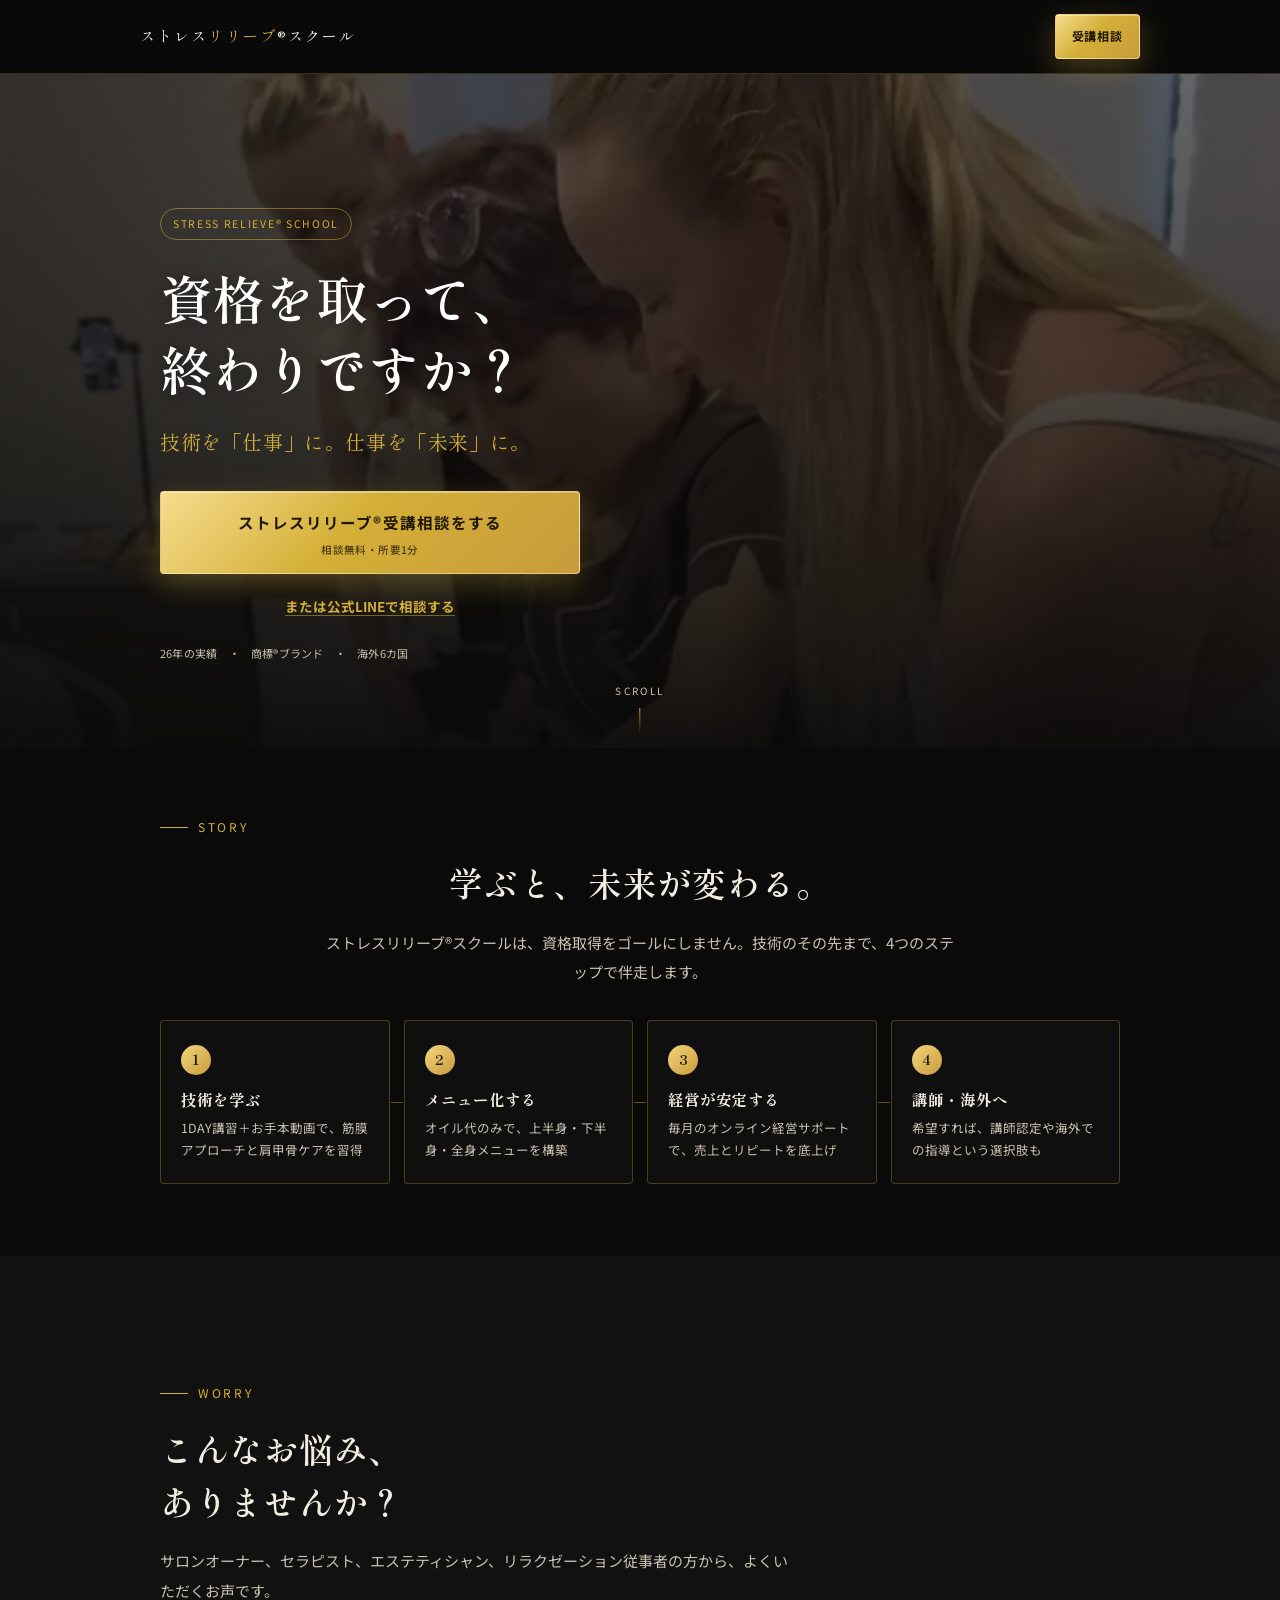
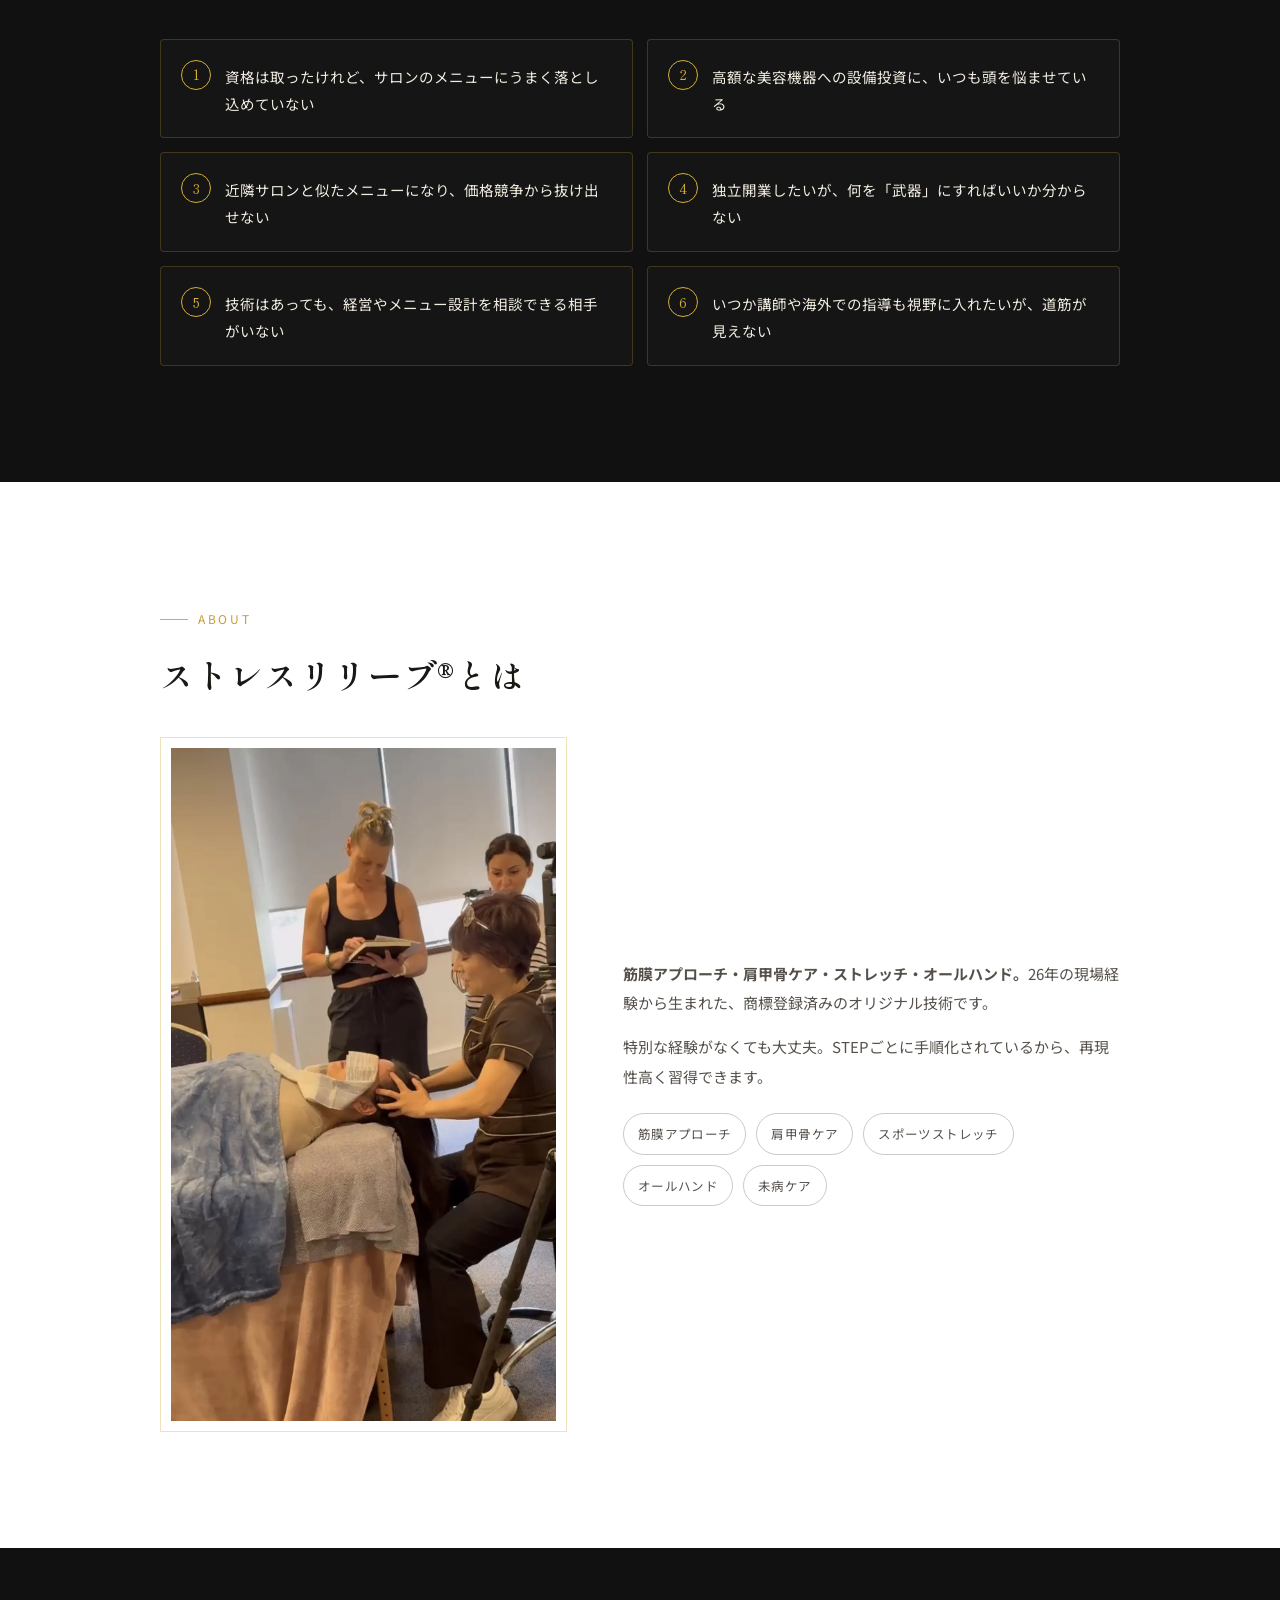
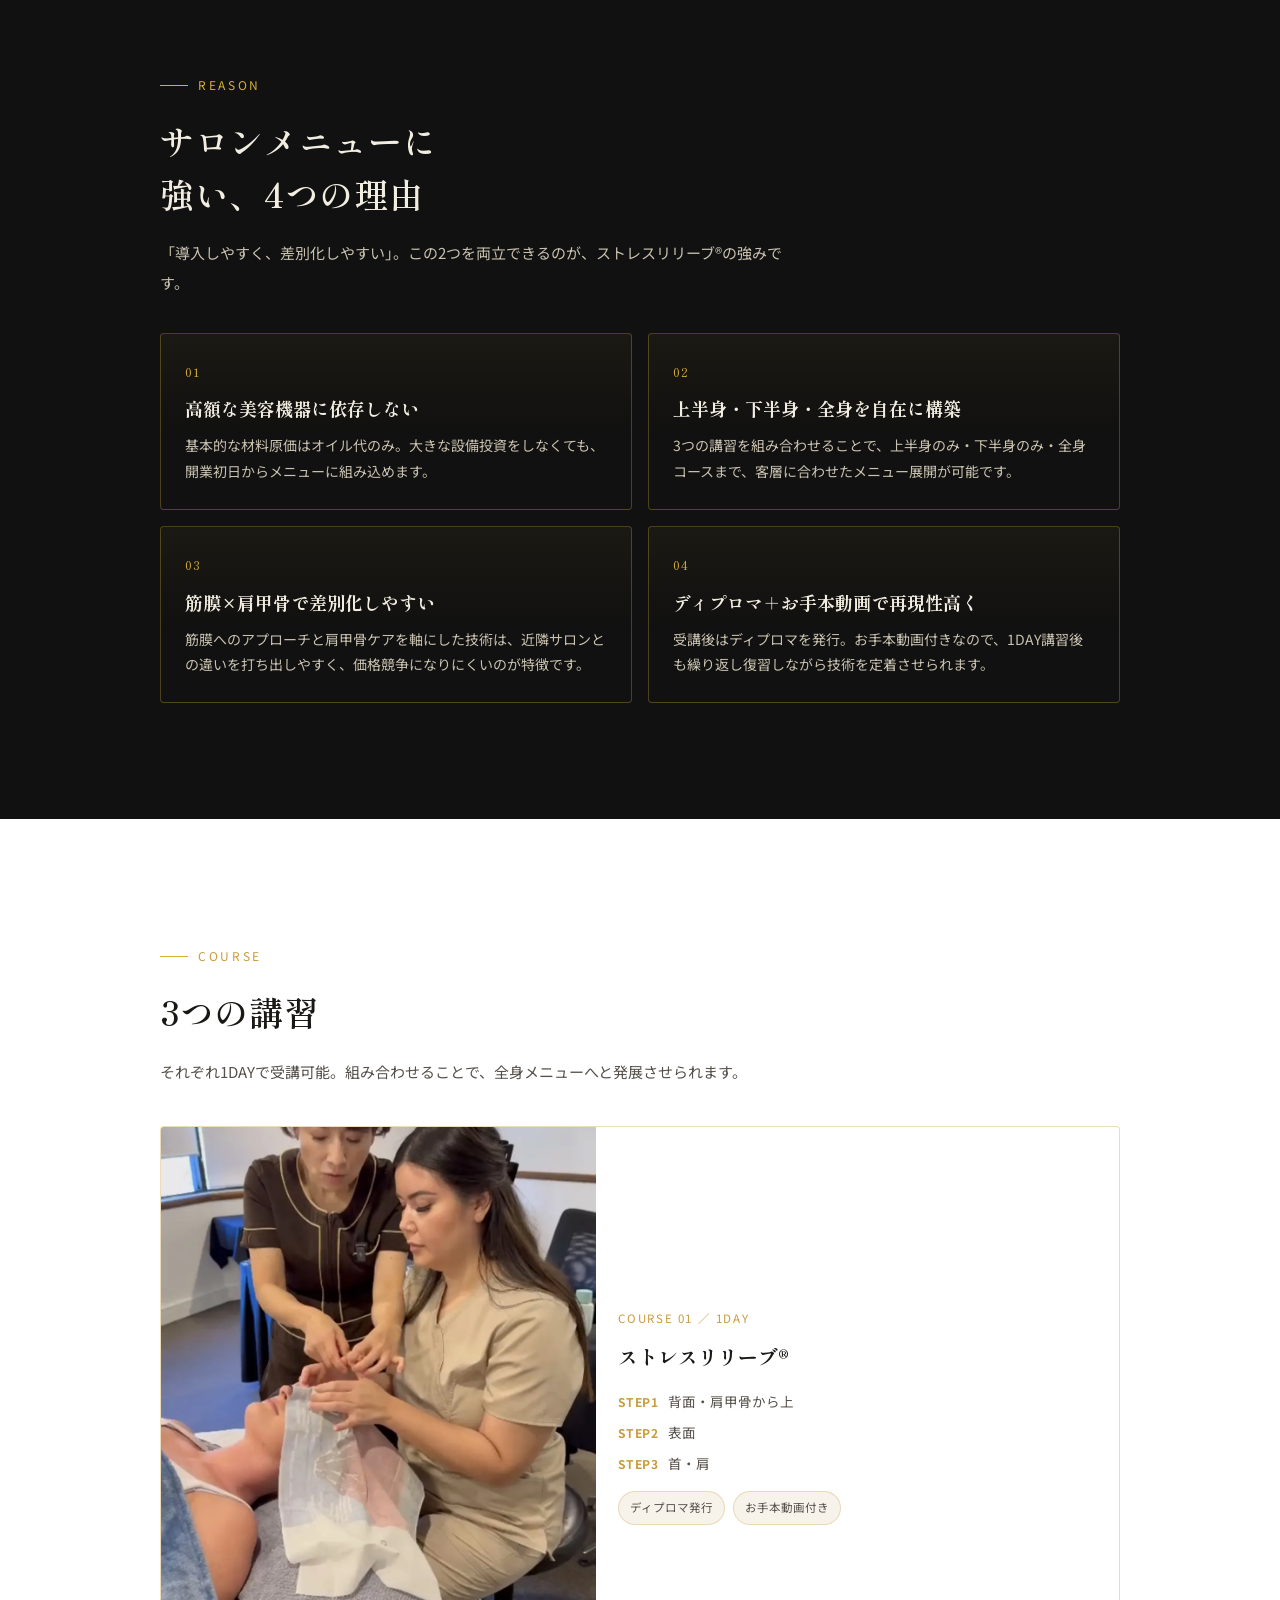
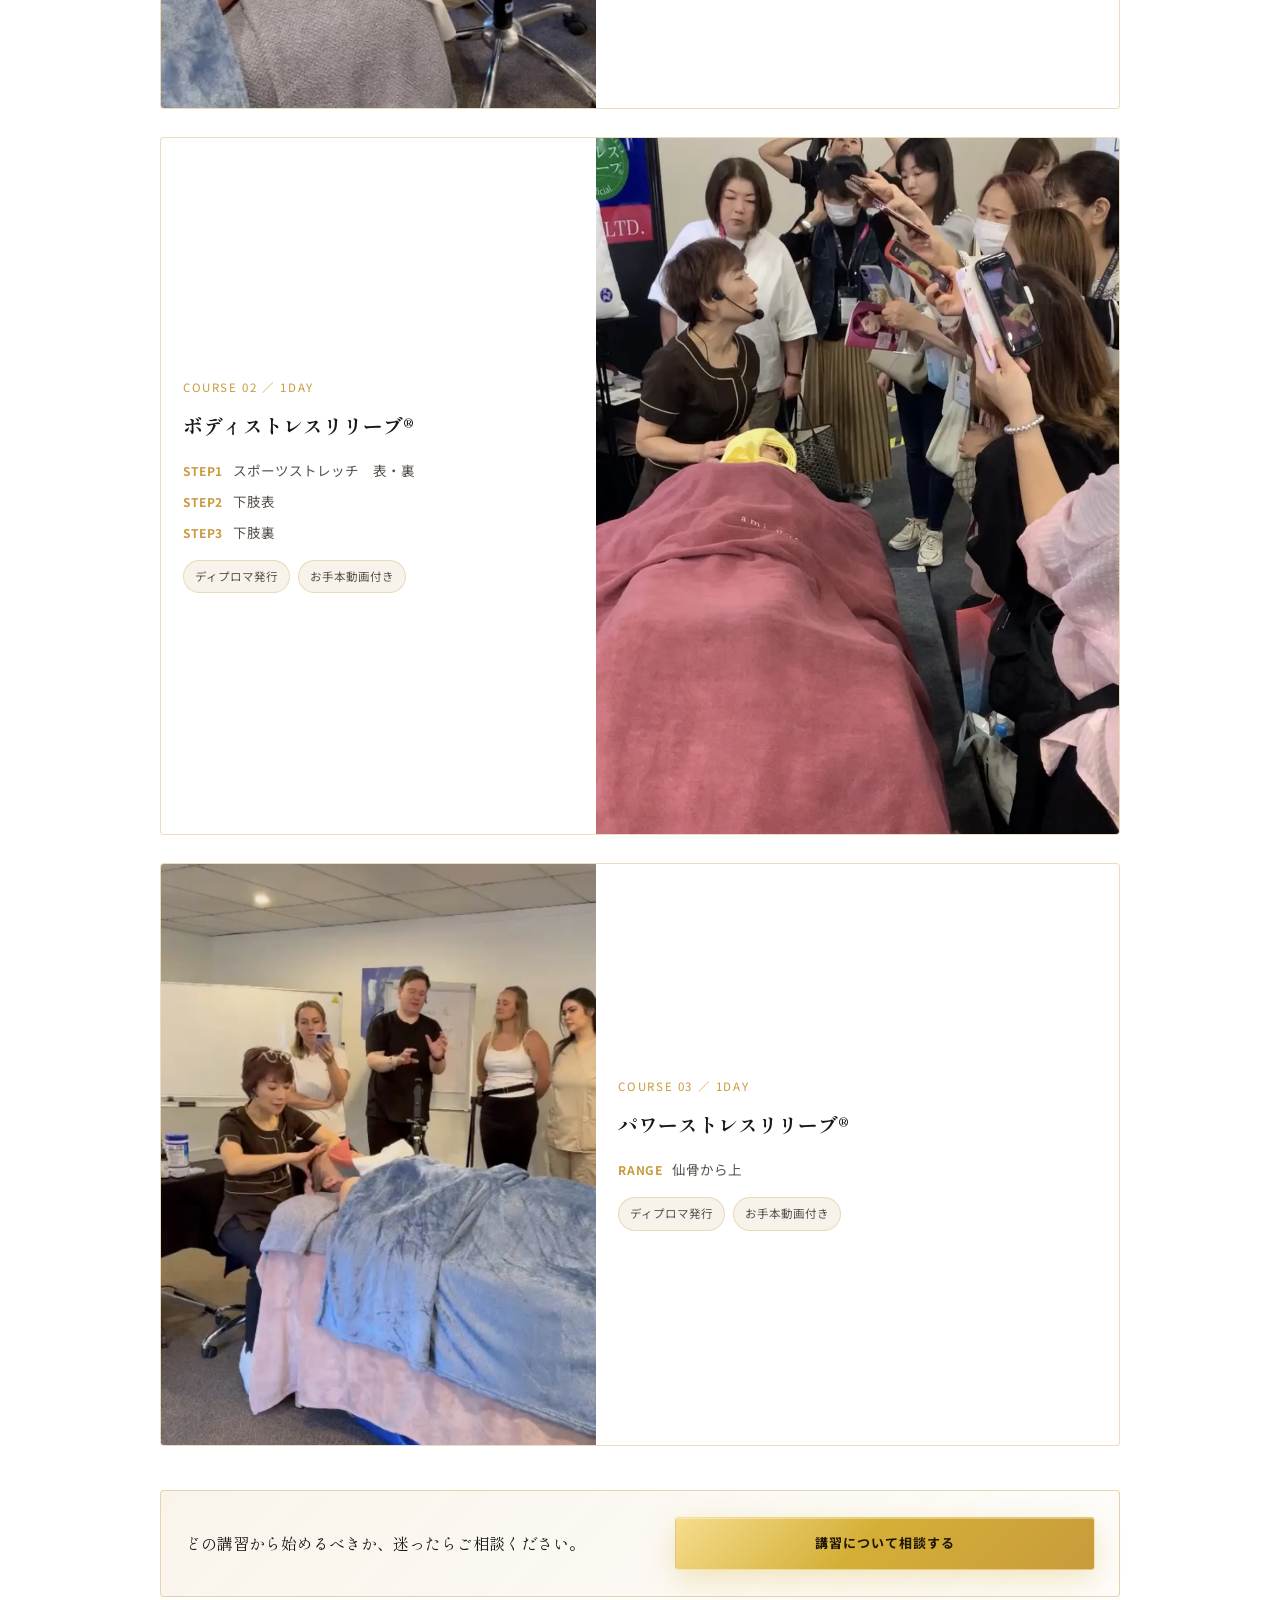
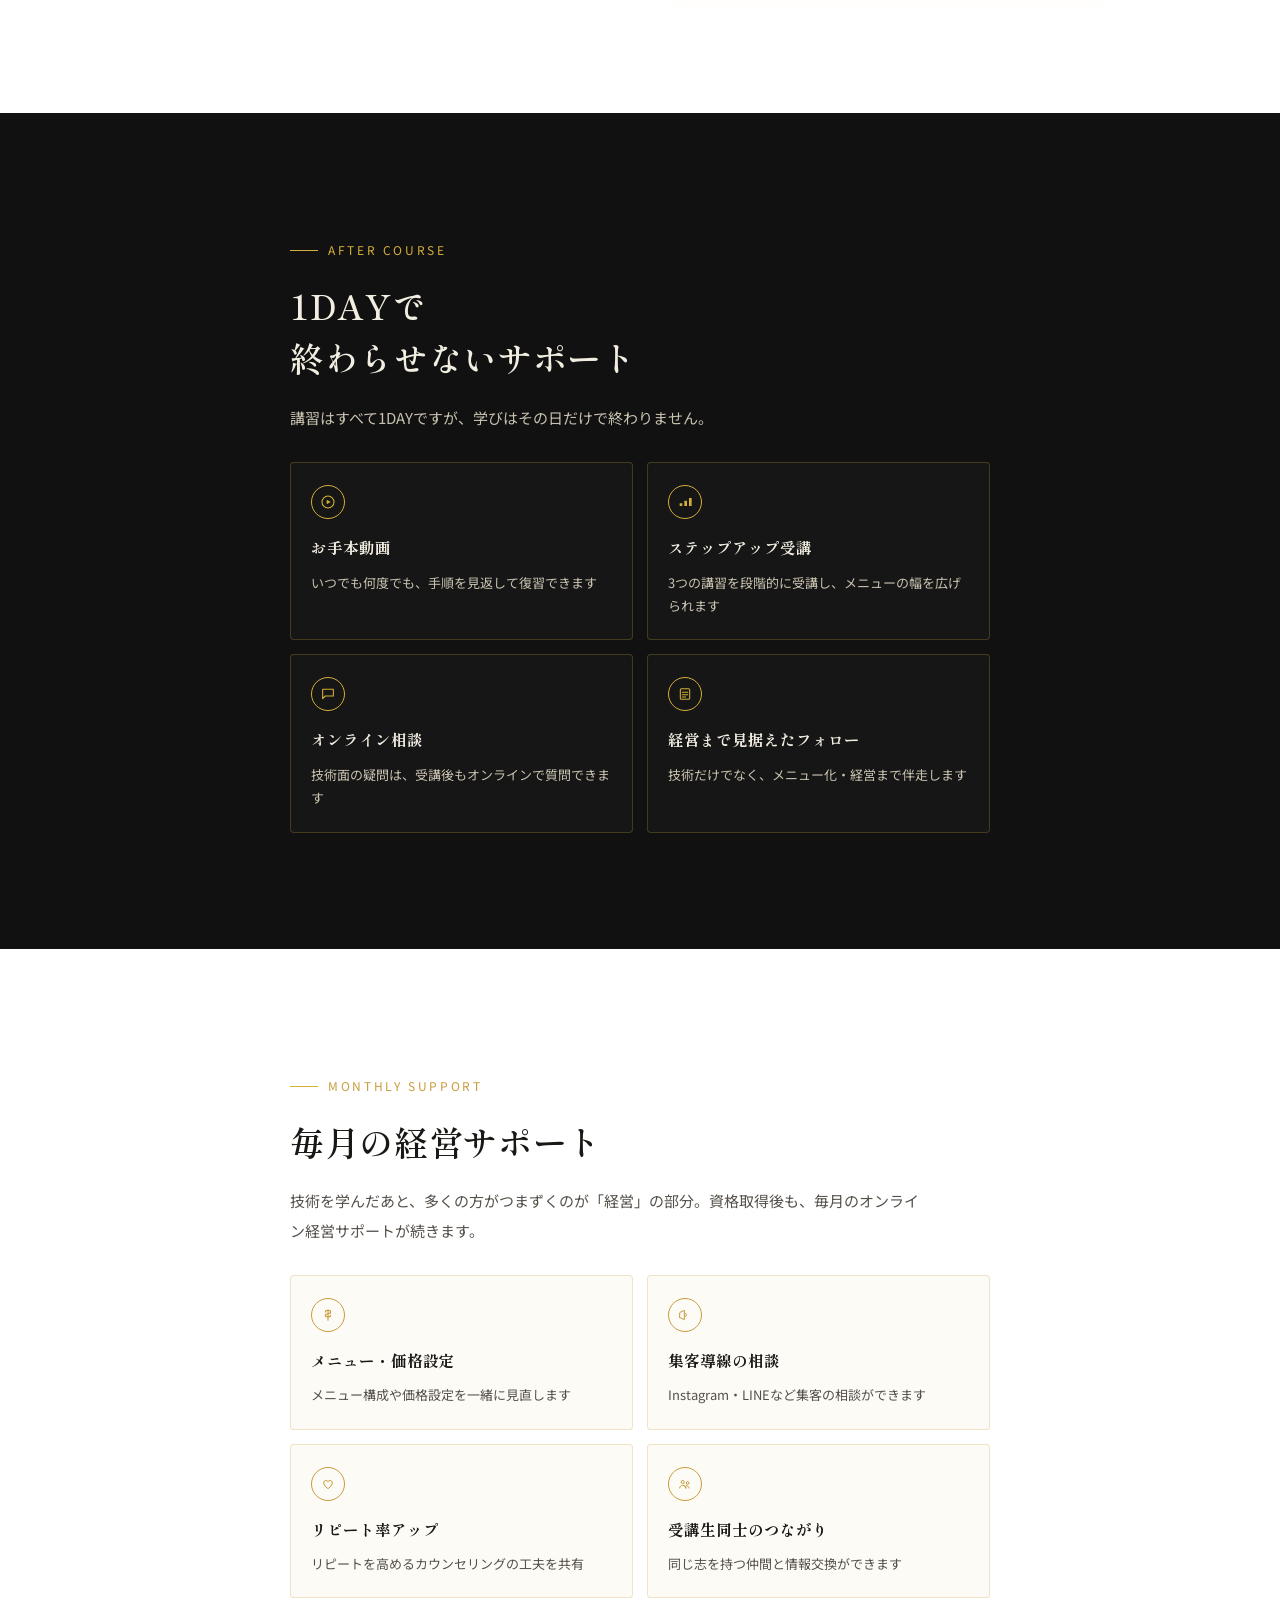
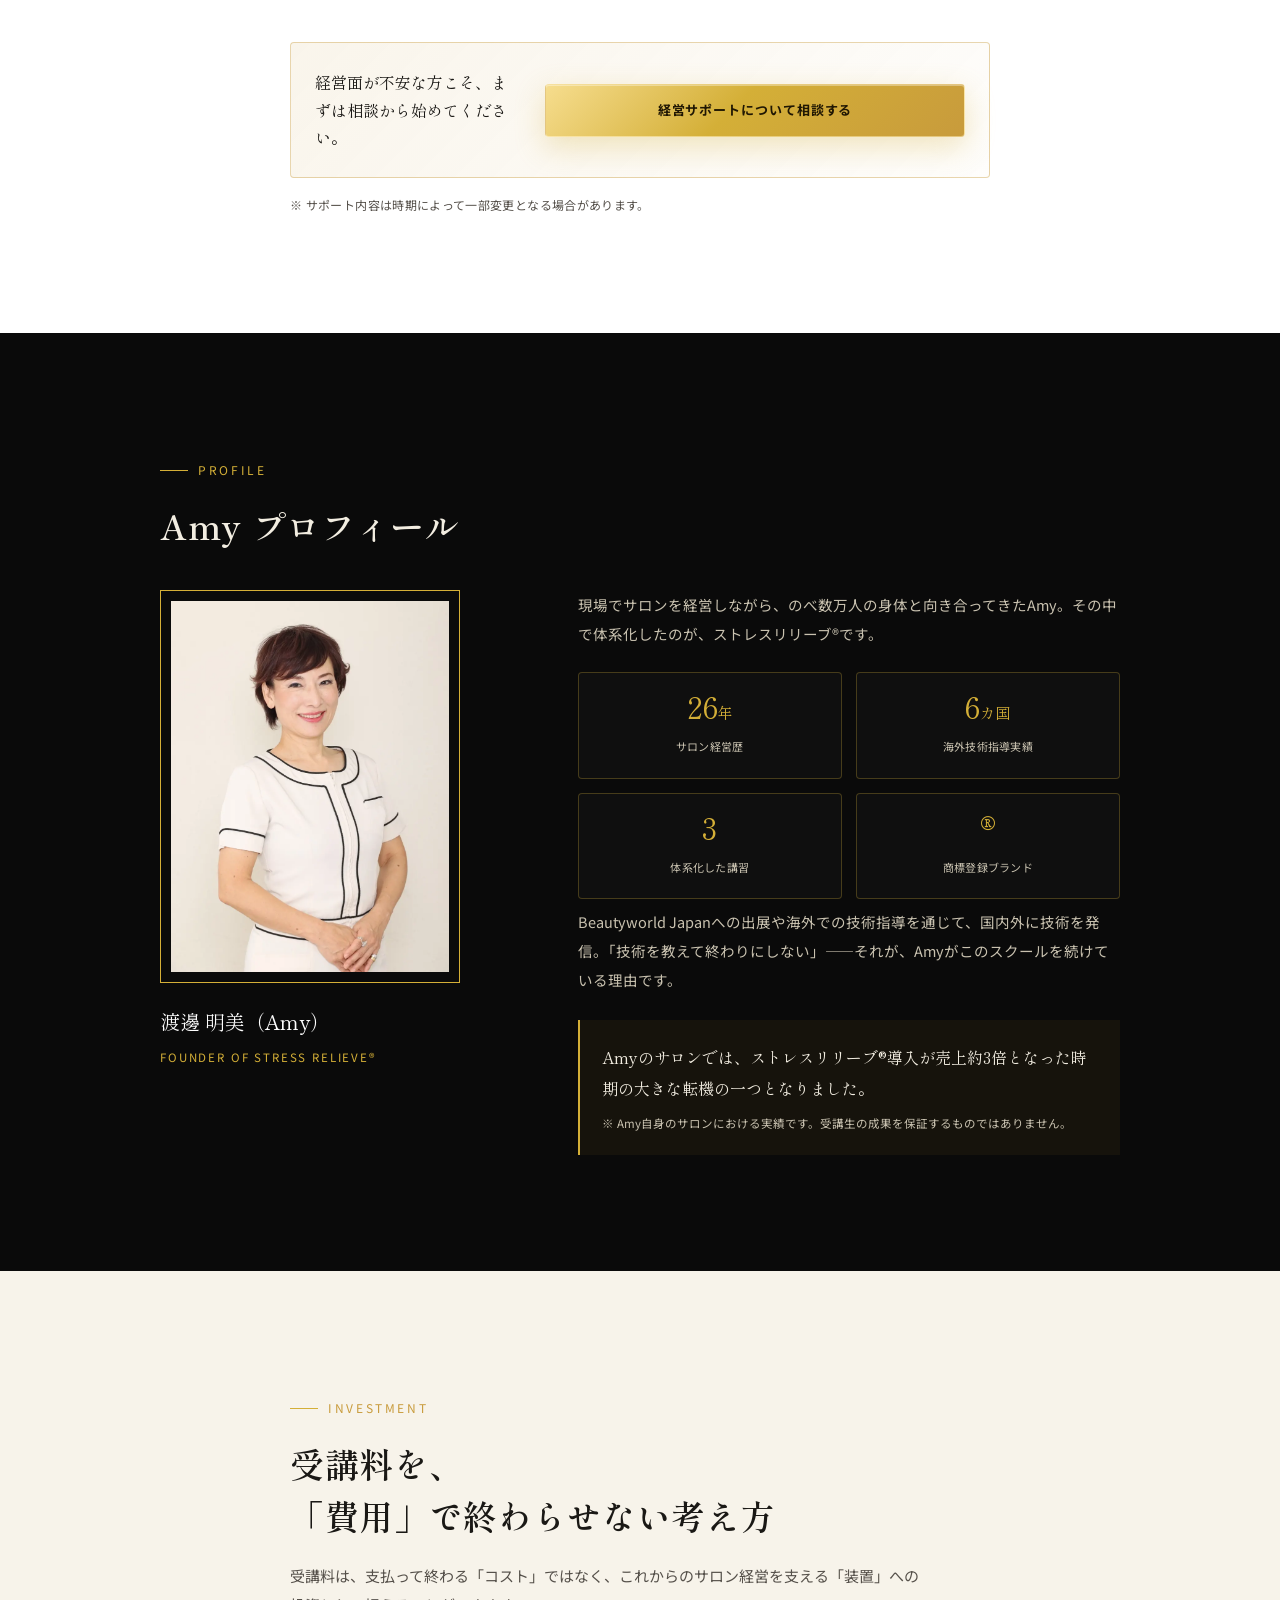
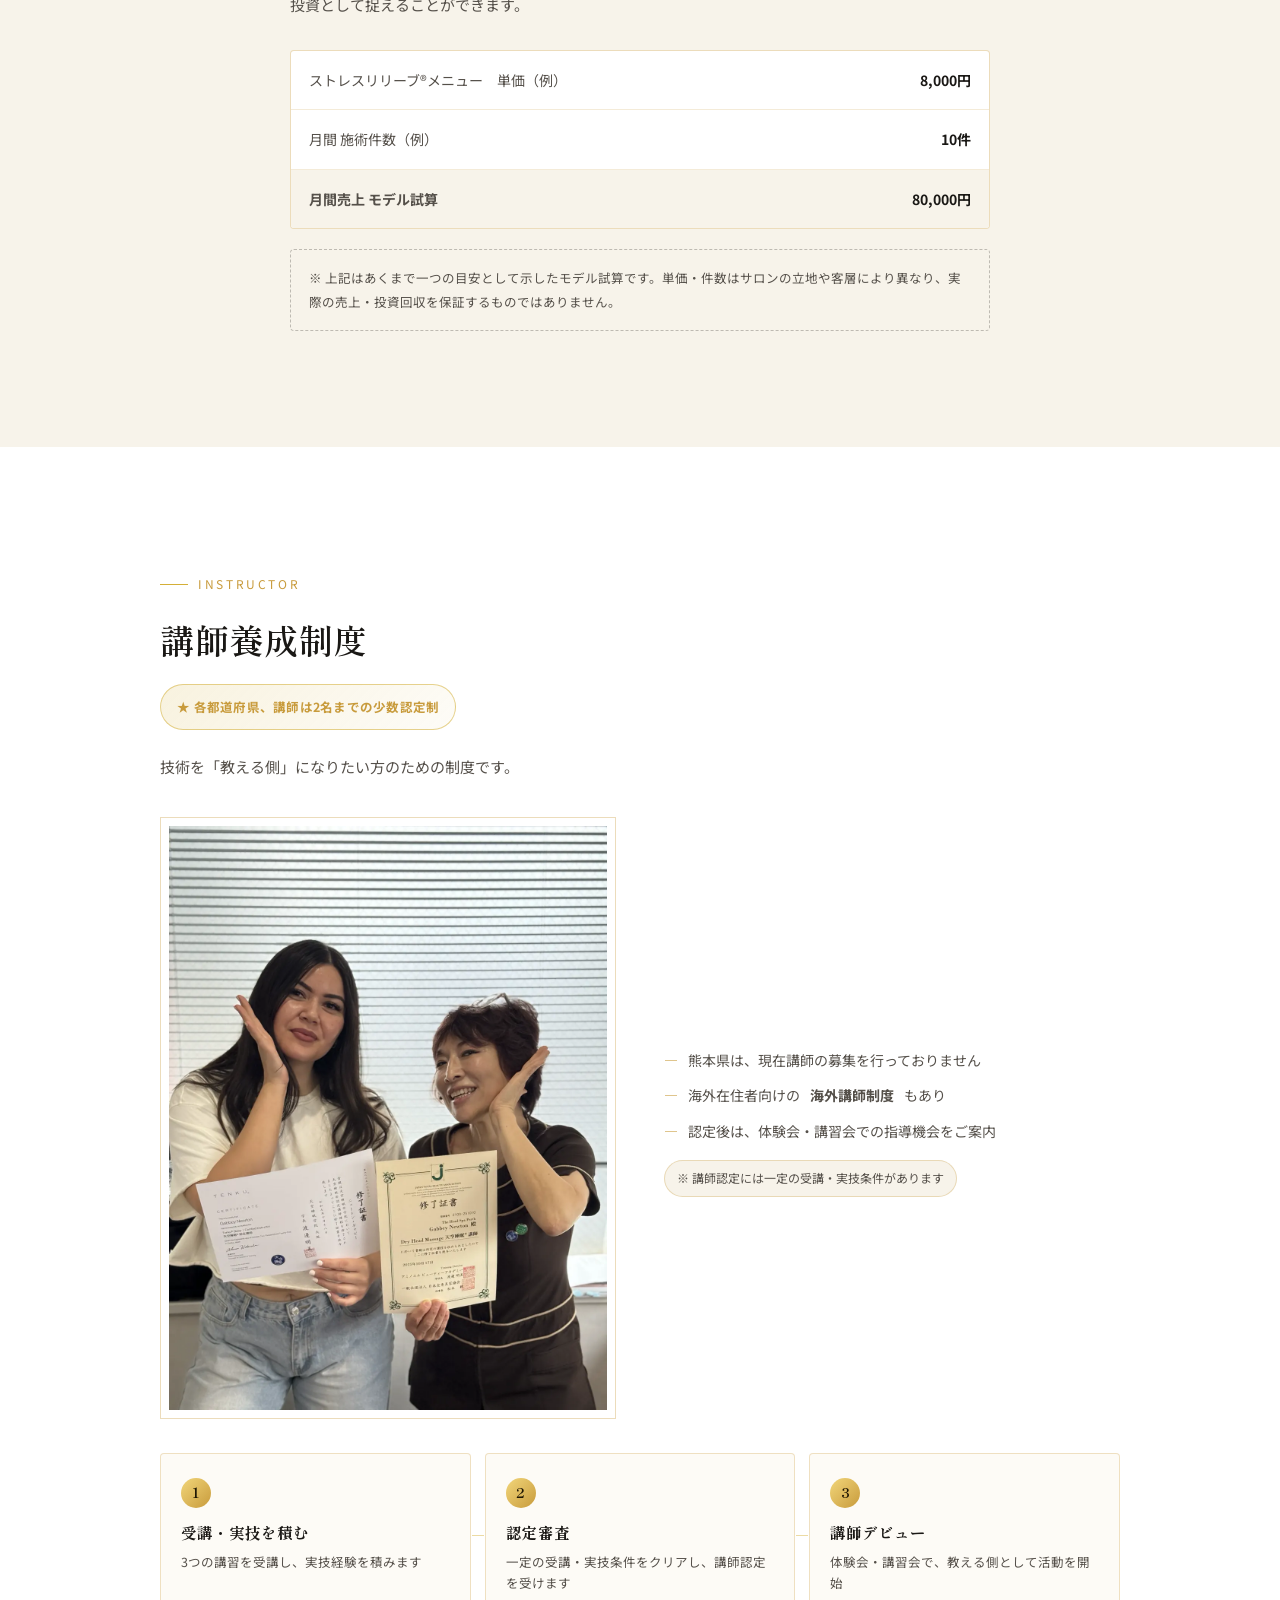
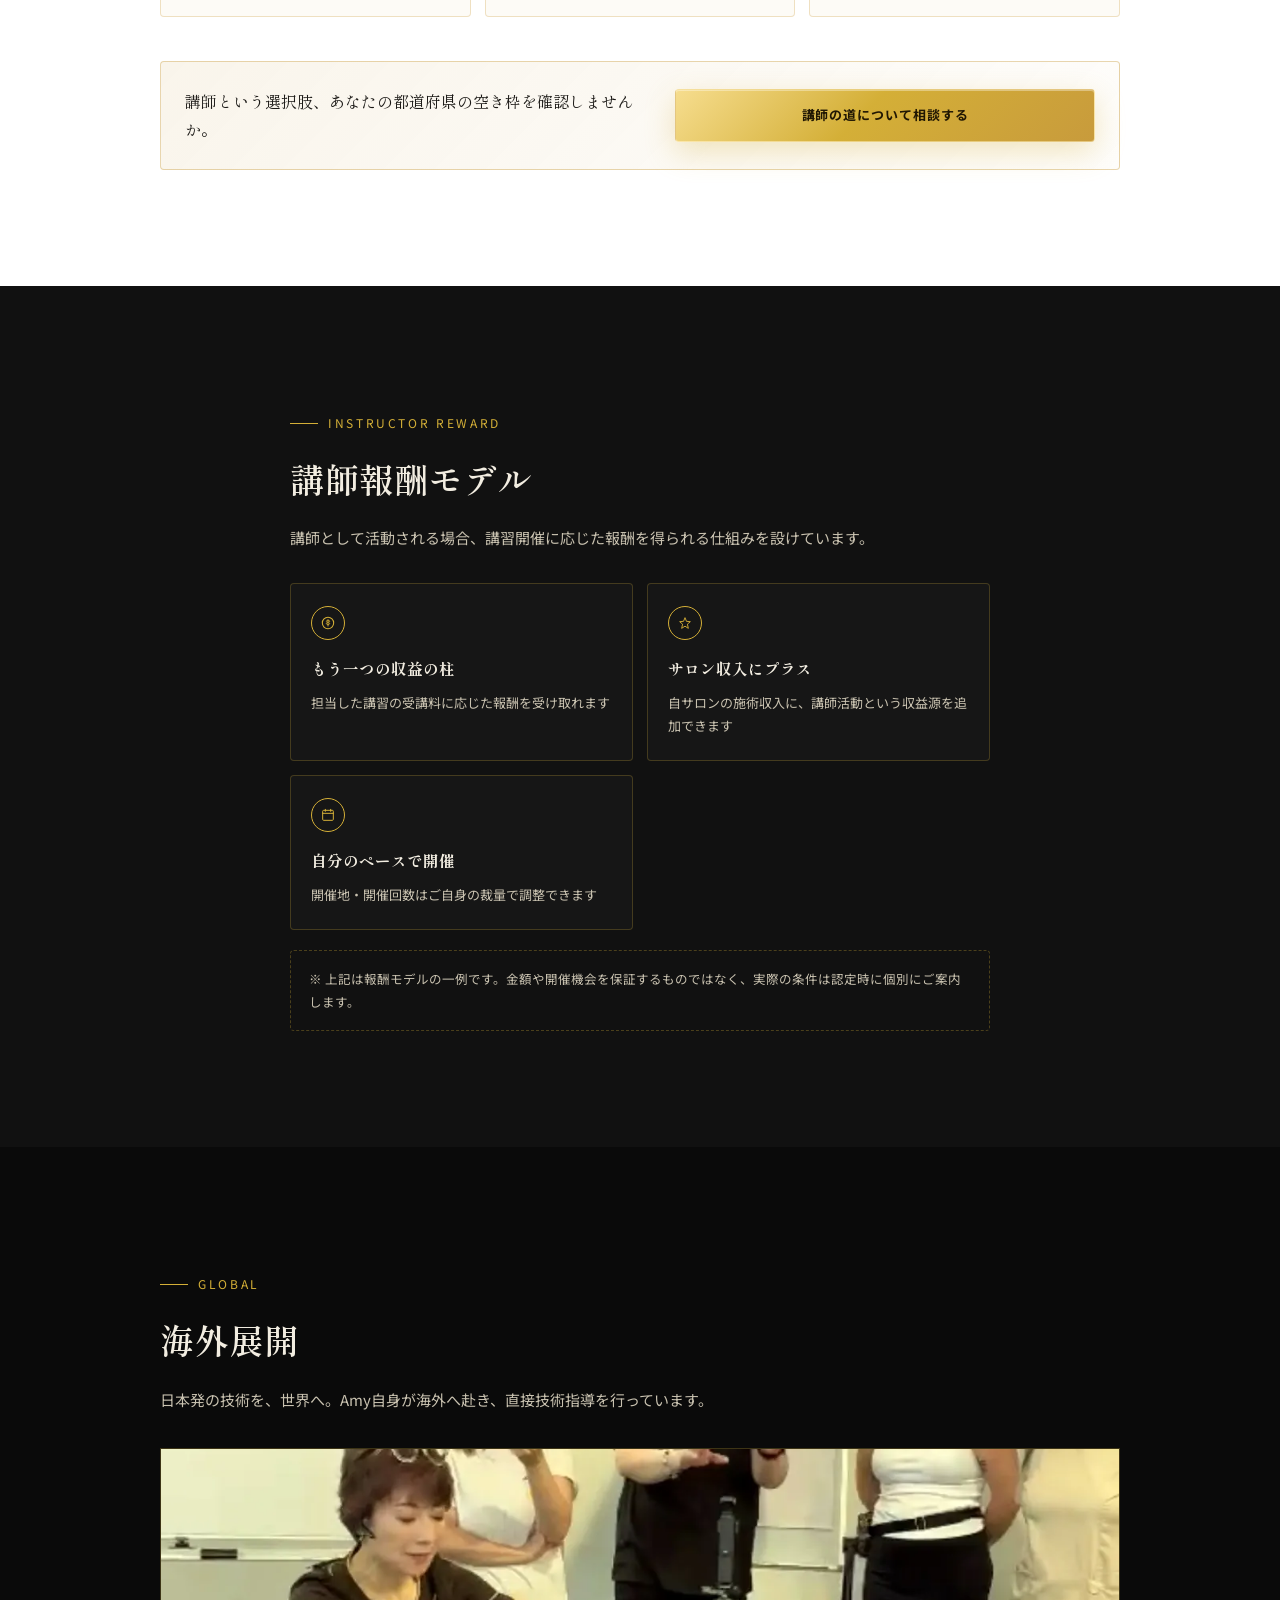
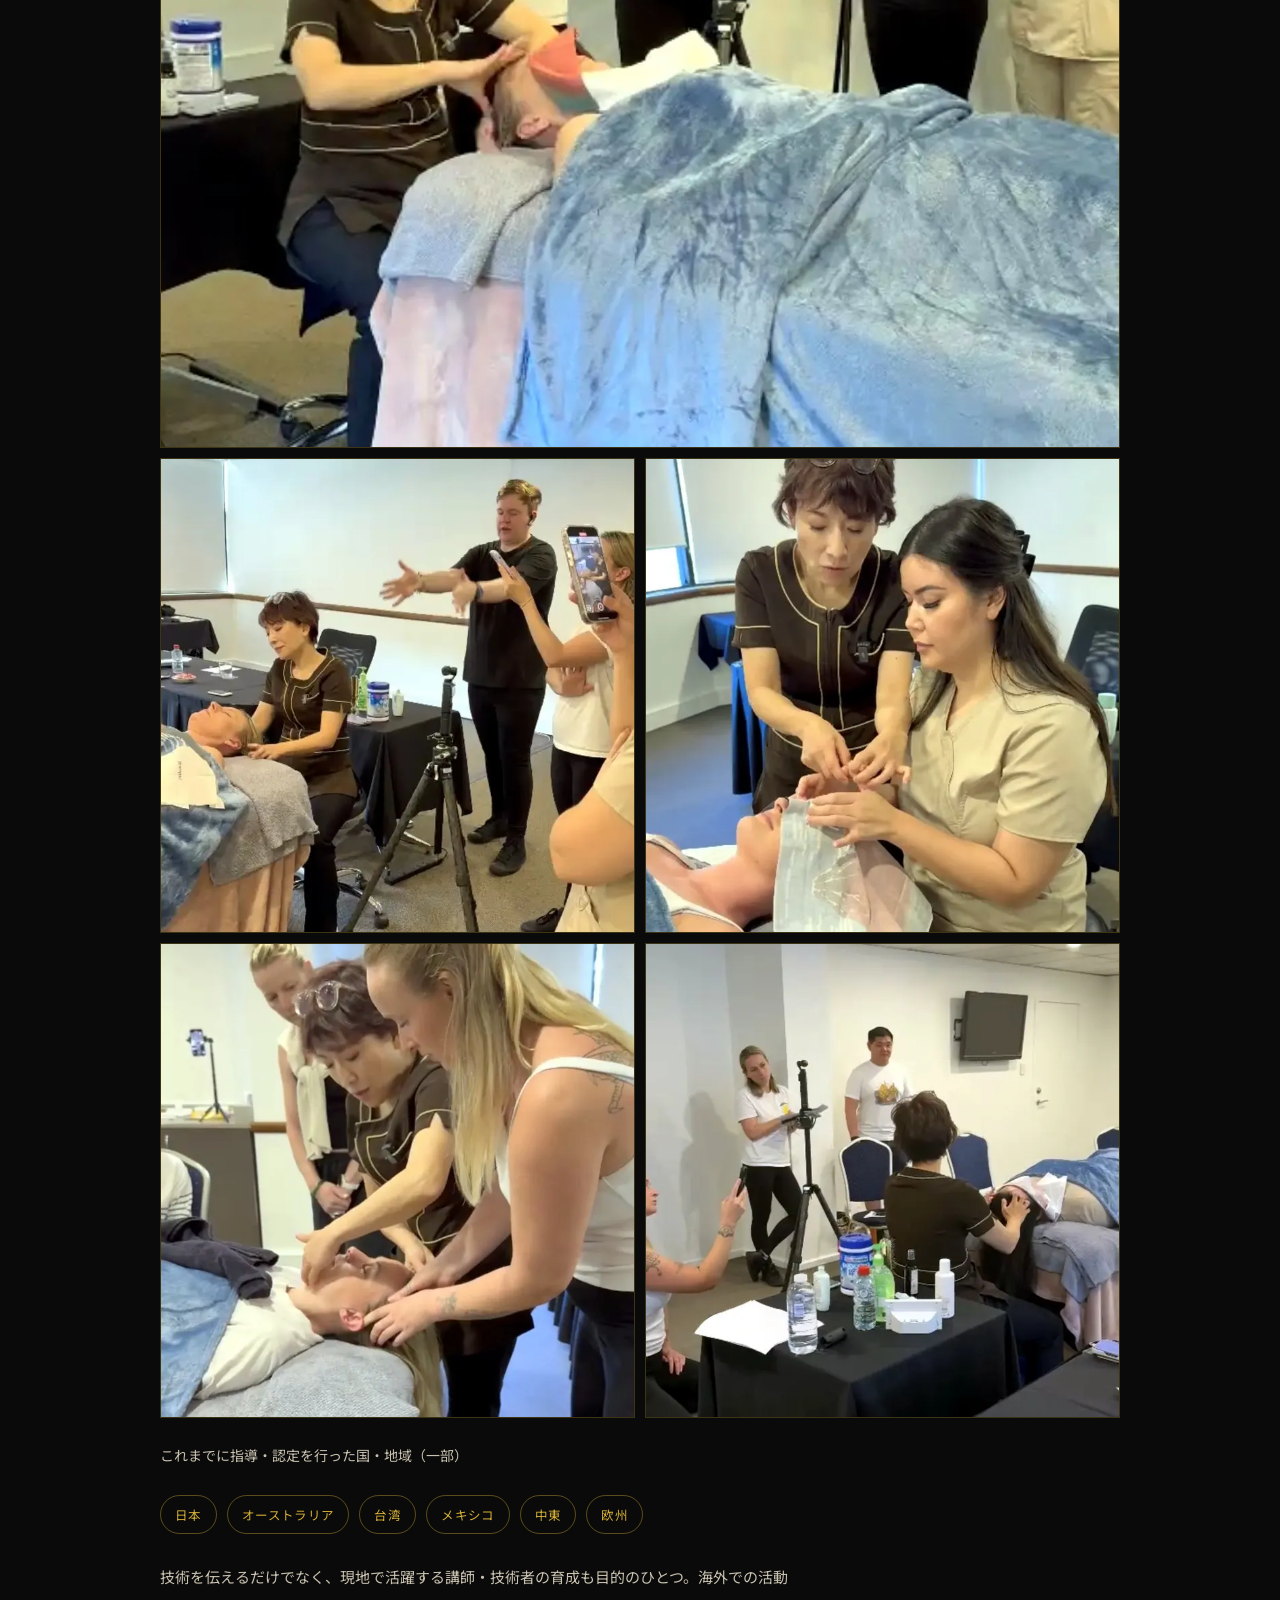
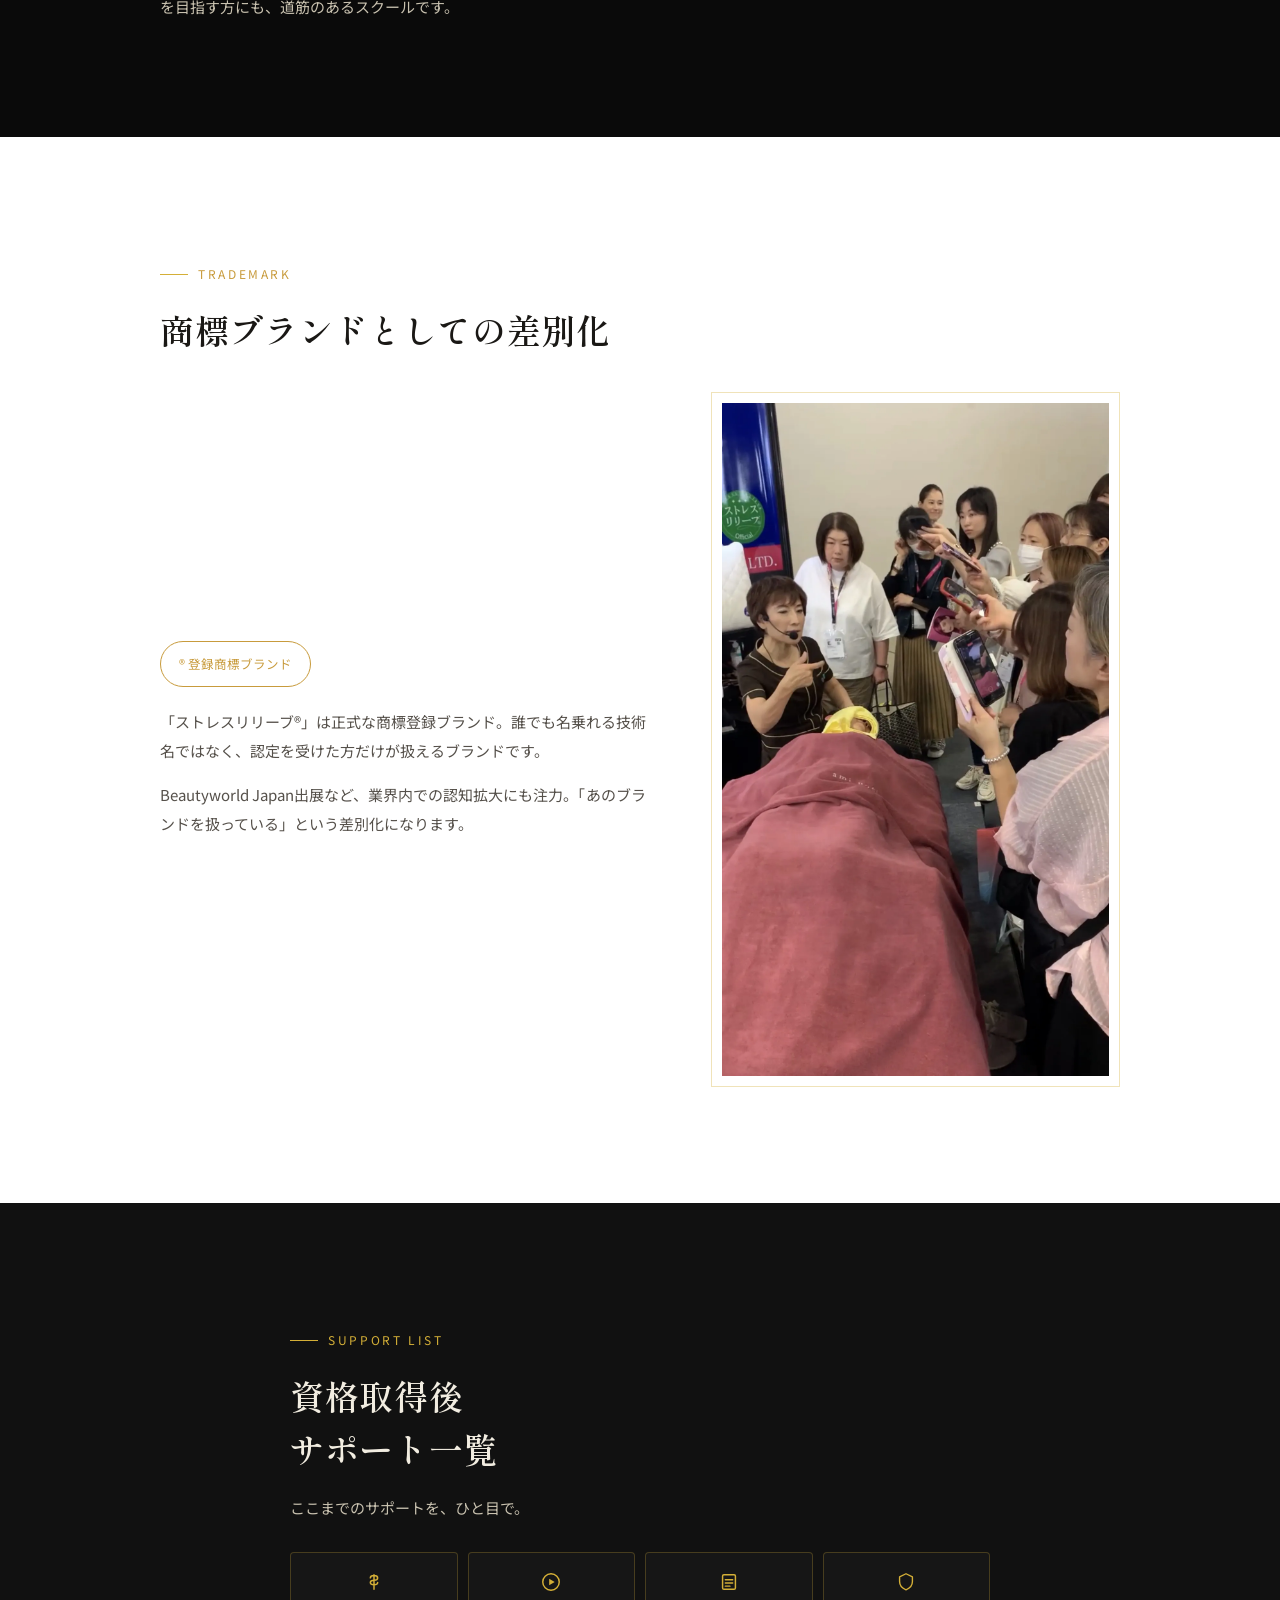
<file: stress-relief-school/index.html>
<!doctype html>
<html lang="ja">
<head>
<meta charset="UTF-8">
<meta name="viewport" content="width=device-width, initial-scale=1, viewport-fit=cover">
<title>ストレスリリーブ®︎スクール｜筋膜リリース・肩甲骨ケア・未病ケア技術</title>
<meta name="description" content="筋膜へのアプローチ、肩甲骨ケア、スポーツストレッチを学ぶストレスリリーブ®︎スクール。技術習得からメニュー化、サロン経営、講師制度、海外展開までAmyがサポート。">
<link rel="canonical" href="https://example.com/stress-relief-school/">

<meta property="og:type" content="website">
<meta property="og:site_name" content="ストレスリリーブ®︎スクール">
<meta property="og:title" content="ストレスリリーブ®︎スクール｜筋膜リリース・肩甲骨ケア・未病ケア技術">
<meta property="og:description" content="筋膜へのアプローチ、肩甲骨ケア、スポーツストレッチを学ぶストレスリリーブ®︎スクール。技術習得からメニュー化、サロン経営、講師制度、海外展開までAmyがサポート。">
<meta property="og:url" content="https://example.com/stress-relief-school/">
<meta property="og:image" content="https://example.com/stress-relief-school/images/og-image.jpg">
<meta property="og:locale" content="ja_JP">
<meta name="twitter:card" content="summary_large_image">
<meta name="twitter:title" content="ストレスリリーブ®︎スクール｜筋膜リリース・肩甲骨ケア・未病ケア技術">
<meta name="twitter:description" content="筋膜へのアプローチ、肩甲骨ケア、スポーツストレッチを学ぶストレスリリーブ®︎スクール。技術習得からメニュー化、サロン経営、講師制度、海外展開までAmyがサポート。">
<meta name="twitter:image" content="https://example.com/stress-relief-school/images/og-image.jpg">

<link rel="icon" href="favicon.svg" type="image/svg+xml">
<meta name="theme-color" content="#0a0a0a">

<link rel="preconnect" href="https://fonts.googleapis.com">
<link rel="preconnect" href="https://fonts.gstatic.com" crossorigin>
<link href="https://fonts.googleapis.com/css2?family=Shippori+Mincho:wght@500;600;700&family=Noto+Sans+JP:wght@400;500;700&display=swap" rel="stylesheet">

<link rel="stylesheet" href="css/style.css">

<script type="application/ld+json">
{
  "@context": "https://schema.org",
  "@type": "EducationalOrganization",
  "name": "ストレスリリーブ®︎スクール",
  "description": "筋膜へのアプローチ、肩甲骨ケア、スポーツストレッチを学ぶサロン向け技術スクール。",
  "founder": { "@type": "Person", "name": "Amy（渡邊明美）" }
}
</script>
</head>
<body>

<a class="u-sr-only" href="#main">本文へスキップ</a>

<header class="site-header">
  <div class="site-header__inner">
    <a class="site-header__logo" href="#hero">ストレス<em>リリーブ</em>®︎スクール</a>
    <a class="btn btn-gold site-header__cta js-cta-consult" href="#">受講相談</a>
  </div>
</header>

<main id="main">

  <!-- 1. ファーストビュー -->
  <section class="hero" id="hero" aria-labelledby="hero-title">
    <div class="hero__media">
      <picture>
        <source srcset="images/hero.webp" type="image/webp">
        <img src="images/hero.jpg" alt="ストレスリリーブ®︎の技術デモンストレーションを行うAmy" width="1206" height="2114" fetchpriority="high">
      </picture>
    </div>
    <div class="hero__content">
      <span class="hero__badge">STRESS RELIEVE® SCHOOL</span>
      <h1 class="hero__title" id="hero-title">資格を取って、<br>終わりですか？</h1>
      <p class="hero__catch">技術を「仕事」に。仕事を「未来」に。</p>

      <div class="cta-stack">
        <a class="btn btn-gold btn--stacked js-cta-consult" href="#">
          <span class="btn__label">ストレスリリーブ®︎受講相談をする</span>
          <span class="btn-gold__sub">相談無料・所要1分</span>
        </a>
      </div>
      <a class="hero__line-link js-cta-line" href="#">または公式LINEで相談する</a>

      <p class="hero__trust">26年の実績　・　商標®︎ブランド　・　海外6カ国</p>
    </div>
    <div class="scroll-cue" aria-hidden="true">
      <span>SCROLL</span>
      <span class="scroll-cue__line"></span>
    </div>
  </section>

  <!-- 1.5 学ぶと未来が変わる（4ステップ・ブリッジ） -->
  <section class="section section--black section--tight" aria-labelledby="story-title">
    <div class="section__inner reveal">
      <span class="eyebrow" style="margin-left:auto;margin-right:auto;">STORY</span>
      <h2 class="section__title" id="story-title" style="text-align:center;">学ぶと、未来が変わる。</h2>
      <p class="section__sub" style="text-align:center; margin-left:auto; margin-right:auto;">ストレスリリーブ®︎スクールは、資格取得をゴールにしません。技術のその先まで、4つのステップで伴走します。</p>

      <div class="roadmap">
        <div class="roadmap__step">
          <span class="roadmap__num" aria-hidden="true">1</span>
          <h3 class="roadmap__title">技術を学ぶ</h3>
          <p class="roadmap__text">1DAY講習＋お手本動画で、筋膜アプローチと肩甲骨ケアを習得</p>
        </div>
        <div class="roadmap__step">
          <span class="roadmap__num" aria-hidden="true">2</span>
          <h3 class="roadmap__title">メニュー化する</h3>
          <p class="roadmap__text">オイル代のみで、上半身・下半身・全身メニューを構築</p>
        </div>
        <div class="roadmap__step">
          <span class="roadmap__num" aria-hidden="true">3</span>
          <h3 class="roadmap__title">経営が安定する</h3>
          <p class="roadmap__text">毎月のオンライン経営サポートで、売上とリピートを底上げ</p>
        </div>
        <div class="roadmap__step">
          <span class="roadmap__num" aria-hidden="true">4</span>
          <h3 class="roadmap__title">講師・海外へ</h3>
          <p class="roadmap__text">希望すれば、講師認定や海外での指導という選択肢も</p>
        </div>
      </div>
    </div>
  </section>

  <!-- 2. こんなお悩みありませんか？ -->
  <section class="section section--charcoal" aria-labelledby="worry-title">
    <div class="section__inner reveal">
      <span class="eyebrow">WORRY</span>
      <h2 class="section__title" id="worry-title">こんなお悩み、<br>ありませんか？</h2>
      <p class="section__sub">サロンオーナー、セラピスト、エステティシャン、リラクゼーション従事者の方から、よくいただくお声です。</p>

      <div class="worry-grid">
        <div class="worry-item">
          <span class="worry-item__mark" aria-hidden="true">1</span>
          <p>資格は取ったけれど、サロンのメニューにうまく落とし込めていない</p>
        </div>
        <div class="worry-item">
          <span class="worry-item__mark" aria-hidden="true">2</span>
          <p>高額な美容機器への設備投資に、いつも頭を悩ませている</p>
        </div>
        <div class="worry-item">
          <span class="worry-item__mark" aria-hidden="true">3</span>
          <p>近隣サロンと似たメニューになり、価格競争から抜け出せない</p>
        </div>
        <div class="worry-item">
          <span class="worry-item__mark" aria-hidden="true">4</span>
          <p>独立開業したいが、何を「武器」にすればいいか分からない</p>
        </div>
        <div class="worry-item">
          <span class="worry-item__mark" aria-hidden="true">5</span>
          <p>技術はあっても、経営やメニュー設計を相談できる相手がいない</p>
        </div>
        <div class="worry-item">
          <span class="worry-item__mark" aria-hidden="true">6</span>
          <p>いつか講師や海外での指導も視野に入れたいが、道筋が見えない</p>
        </div>
      </div>
    </div>
  </section>

  <!-- 3. ストレスリリーブ®︎とは -->
  <section class="section section--white" aria-labelledby="about-title">
    <div class="section__inner reveal">
      <span class="eyebrow" style="color:var(--c-gold-deep)">ABOUT</span>
      <h2 class="section__title" id="about-title">ストレスリリーブ®︎とは</h2>

      <div class="about-layout">
        <figure class="about-layout__figure">
          <picture>
            <source srcset="images/about.webp" type="image/webp">
            <img src="images/about.jpg" alt="ストレスリリーブ®︎の施術風景" width="1200" height="2098" loading="lazy">
          </picture>
        </figure>
        <div>
          <p class="section__sub">
            <strong>筋膜アプローチ・肩甲骨ケア・ストレッチ・オールハンド。</strong>26年の現場経験から生まれた、商標登録済みのオリジナル技術です。
          </p>
          <p class="section__sub">
            特別な経験がなくても大丈夫。STEPごとに手順化されているから、再現性高く習得できます。
          </p>
          <div class="about-keywords">
            <span class="keyword-chip">筋膜アプローチ</span>
            <span class="keyword-chip">肩甲骨ケア</span>
            <span class="keyword-chip">スポーツストレッチ</span>
            <span class="keyword-chip">オールハンド</span>
            <span class="keyword-chip">未病ケア</span>
          </div>
        </div>
      </div>
    </div>
  </section>

  <!-- 4. サロンメニューに強い4つの理由 -->
  <section class="section section--charcoal" aria-labelledby="reason-title">
    <div class="section__inner reveal">
      <span class="eyebrow">REASON</span>
      <h2 class="section__title" id="reason-title">サロンメニューに<br>強い、4つの理由</h2>
      <p class="section__sub">「導入しやすく、差別化しやすい」。この2つを両立できるのが、ストレスリリーブ®︎の強みです。</p>

      <div class="reason-list">
        <div class="reason-card">
          <span class="reason-card__num">01</span>
          <h3 class="reason-card__title">高額な美容機器に依存しない</h3>
          <p class="reason-card__text">基本的な材料原価はオイル代のみ。大きな設備投資をしなくても、開業初日からメニューに組み込めます。</p>
        </div>
        <div class="reason-card">
          <span class="reason-card__num">02</span>
          <h3 class="reason-card__title">上半身・下半身・全身を自在に構築</h3>
          <p class="reason-card__text">3つの講習を組み合わせることで、上半身のみ・下半身のみ・全身コースまで、客層に合わせたメニュー展開が可能です。</p>
        </div>
        <div class="reason-card">
          <span class="reason-card__num">03</span>
          <h3 class="reason-card__title">筋膜×肩甲骨で差別化しやすい</h3>
          <p class="reason-card__text">筋膜へのアプローチと肩甲骨ケアを軸にした技術は、近隣サロンとの違いを打ち出しやすく、価格競争になりにくいのが特徴です。</p>
        </div>
        <div class="reason-card">
          <span class="reason-card__num">04</span>
          <h3 class="reason-card__title">ディプロマ＋お手本動画で再現性高く</h3>
          <p class="reason-card__text">受講後はディプロマを発行。お手本動画付きなので、1DAY講習後も繰り返し復習しながら技術を定着させられます。</p>
        </div>
      </div>
    </div>
  </section>

  <!-- 5. 3つの講習 -->
  <section class="section section--white" aria-labelledby="course-title">
    <div class="section__inner reveal">
      <span class="eyebrow" style="color:var(--c-gold-deep)">COURSE</span>
      <h2 class="section__title" id="course-title">3つの講習</h2>
      <p class="section__sub">それぞれ1DAYで受講可能。組み合わせることで、全身メニューへと発展させられます。</p>

      <div class="course-list">
        <article class="course-card">
          <div class="course-card__media">
            <picture>
              <source srcset="images/course-stress-relief.webp" type="image/webp">
              <img src="images/course-stress-relief.jpg" alt="ストレスリリーブ®︎講習の実技風景" width="1000" height="1746" loading="lazy">
            </picture>
          </div>
          <div class="course-card__body">
            <p class="course-card__eyebrow">COURSE 01 ／ 1DAY</p>
            <h3 class="course-card__title">ストレスリリーブ®︎</h3>
            <div class="course-card__steps">
              <div class="course-card__step"><b>STEP1</b><span>背面・肩甲骨から上</span></div>
              <div class="course-card__step"><b>STEP2</b><span>表面</span></div>
              <div class="course-card__step"><b>STEP3</b><span>首・肩</span></div>
            </div>
            <div class="course-card__tags">
              <span class="course-card__tag">ディプロマ発行</span>
              <span class="course-card__tag">お手本動画付き</span>
            </div>
          </div>
        </article>

        <article class="course-card">
          <div class="course-card__media">
            <picture>
              <source srcset="images/course-body.webp" type="image/webp">
              <img src="images/course-body.jpg" alt="ボディストレスリリーブ®︎講習の実技風景" width="1000" height="1666" loading="lazy">
            </picture>
          </div>
          <div class="course-card__body">
            <p class="course-card__eyebrow">COURSE 02 ／ 1DAY</p>
            <h3 class="course-card__title">ボディストレスリリーブ®︎</h3>
            <div class="course-card__steps">
              <div class="course-card__step"><b>STEP1</b><span>スポーツストレッチ　表・裏</span></div>
              <div class="course-card__step"><b>STEP2</b><span>下肢表</span></div>
              <div class="course-card__step"><b>STEP3</b><span>下肢裏</span></div>
            </div>
            <div class="course-card__tags">
              <span class="course-card__tag">ディプロマ発行</span>
              <span class="course-card__tag">お手本動画付き</span>
            </div>
          </div>
        </article>

        <article class="course-card">
          <div class="course-card__media">
            <picture>
              <source srcset="images/course-power.webp" type="image/webp">
              <img src="images/course-power.jpg" alt="パワーストレスリリーブ®︎講習の実技風景" width="1000" height="1752" loading="lazy">
            </picture>
          </div>
          <div class="course-card__body">
            <p class="course-card__eyebrow">COURSE 03 ／ 1DAY</p>
            <h3 class="course-card__title">パワーストレスリリーブ®︎</h3>
            <div class="course-card__steps">
              <div class="course-card__step"><b>RANGE</b><span>仙骨から上</span></div>
            </div>
            <div class="course-card__tags">
              <span class="course-card__tag">ディプロマ発行</span>
              <span class="course-card__tag">お手本動画付き</span>
            </div>
          </div>
        </article>
      </div>

      <div class="cta-banner">
        <p class="cta-banner__text">どの講習から始めるべきか、迷ったらご相談ください。</p>
        <a class="btn btn-gold btn-small js-cta-consult" href="#">講習について相談する</a>
      </div>
    </div>
  </section>

  <!-- 6. 1DAYで終わらせないサポート -->
  <section class="section section--charcoal" aria-labelledby="support1-title">
    <div class="section__inner section__inner--narrow reveal">
      <span class="eyebrow">AFTER COURSE</span>
      <h2 class="section__title" id="support1-title">1DAYで<br>終わらせないサポート</h2>
      <p class="section__sub">講習はすべて1DAYですが、学びはその日だけで終わりません。</p>

      <div class="icon-grid">
        <div class="icon-card">
          <span class="icon-card__icon" aria-hidden="true">
            <svg viewBox="0 0 24 24" fill="none"><circle cx="12" cy="12" r="9" stroke="currentColor" stroke-width="1.6"/><path d="M10 8.5l6 3.5-6 3.5v-7z" fill="currentColor"/></svg>
          </span>
          <h3 class="icon-card__title">お手本動画</h3>
          <p class="icon-card__text">いつでも何度でも、手順を見返して復習できます</p>
        </div>
        <div class="icon-card">
          <span class="icon-card__icon" aria-hidden="true">
            <svg viewBox="0 0 24 24" fill="none"><path d="M4 18h4v-4H4v4zm7 0h4v-8h-4v8zm7 0h4V6h-4v12z" fill="currentColor"/></svg>
          </span>
          <h3 class="icon-card__title">ステップアップ受講</h3>
          <p class="icon-card__text">3つの講習を段階的に受講し、メニューの幅を広げられます</p>
        </div>
        <div class="icon-card">
          <span class="icon-card__icon" aria-hidden="true">
            <svg viewBox="0 0 24 24" fill="none"><path d="M4 5h16v10H8l-4 4V5z" stroke="currentColor" stroke-width="1.6" stroke-linejoin="round"/></svg>
          </span>
          <h3 class="icon-card__title">オンライン相談</h3>
          <p class="icon-card__text">技術面の疑問は、受講後もオンラインで質問できます</p>
        </div>
        <div class="icon-card">
          <span class="icon-card__icon" aria-hidden="true">
            <svg viewBox="0 0 24 24" fill="none"><rect x="5" y="4" width="14" height="16" rx="1.5" stroke="currentColor" stroke-width="1.6"/><path d="M8 9.5h8M8 13h8M8 16.5h5" stroke="currentColor" stroke-width="1.6" stroke-linecap="round"/></svg>
          </span>
          <h3 class="icon-card__title">経営まで見据えたフォロー</h3>
          <p class="icon-card__text">技術だけでなく、メニュー化・経営まで伴走します</p>
        </div>
      </div>
    </div>
  </section>

  <!-- 7. 毎月の経営サポート -->
  <section class="section section--white" aria-labelledby="support2-title">
    <div class="section__inner section__inner--narrow reveal">
      <span class="eyebrow" style="color:var(--c-gold-deep)">MONTHLY SUPPORT</span>
      <h2 class="section__title" id="support2-title">毎月の経営サポート</h2>
      <p class="section__sub">技術を学んだあと、多くの方がつまずくのが「経営」の部分。資格取得後も、毎月のオンライン経営サポートが続きます。</p>

      <div class="icon-grid">
        <div class="icon-card">
          <span class="icon-card__icon" aria-hidden="true">
            <svg viewBox="0 0 24 24" fill="none"><path d="M12 4v16M8 7.5c0-1.4 1.6-2.5 4-2.5s4 1.1 4 2.5-1.6 2.5-4 2.5-4 1.1-4 2.5 1.6 2.5 4 2.5 4-1.1 4-2.5" stroke="currentColor" stroke-width="1.6" stroke-linecap="round"/></svg>
          </span>
          <h3 class="icon-card__title">メニュー・価格設定</h3>
          <p class="icon-card__text">メニュー構成や価格設定を一緒に見直します</p>
        </div>
        <div class="icon-card">
          <span class="icon-card__icon" aria-hidden="true">
            <svg viewBox="0 0 24 24" fill="none"><path d="M4 16V9a1 1 0 0 1 .55-.9L11 5v14l-6.45-3.1A1 1 0 0 1 4 15z" stroke="currentColor" stroke-width="1.5" stroke-linejoin="round"/><path d="M13 9.5c1.5 1.2 1.5 3.8 0 5" stroke="currentColor" stroke-width="1.5" stroke-linecap="round"/></svg>
          </span>
          <h3 class="icon-card__title">集客導線の相談</h3>
          <p class="icon-card__text">Instagram・LINEなど集客の相談ができます</p>
        </div>
        <div class="icon-card">
          <span class="icon-card__icon" aria-hidden="true">
            <svg viewBox="0 0 24 24" fill="none"><path d="M12 19s-6.5-4-6.5-8.5a3.5 3.5 0 0 1 6.5-2 3.5 3.5 0 0 1 6.5 2C18.5 15 12 19 12 19z" stroke="currentColor" stroke-width="1.5" stroke-linejoin="round"/></svg>
          </span>
          <h3 class="icon-card__title">リピート率アップ</h3>
          <p class="icon-card__text">リピートを高めるカウンセリングの工夫を共有</p>
        </div>
        <div class="icon-card">
          <span class="icon-card__icon" aria-hidden="true">
            <svg viewBox="0 0 24 24" fill="none"><circle cx="8.5" cy="9" r="2.3" stroke="currentColor" stroke-width="1.5"/><circle cx="16" cy="10.5" r="2" stroke="currentColor" stroke-width="1.5"/><path d="M4 18c0-2.5 2-4 4.5-4s4.5 1.5 4.5 4M13.5 18c0-2-1.6-3.3-3-3.7M14 14.5c1.9 0 4 1.2 4 3.5" stroke="currentColor" stroke-width="1.5" stroke-linecap="round"/></svg>
          </span>
          <h3 class="icon-card__title">受講生同士のつながり</h3>
          <p class="icon-card__text">同じ志を持つ仲間と情報交換ができます</p>
        </div>
      </div>

      <div class="cta-banner">
        <p class="cta-banner__text">経営面が不安な方こそ、まずは相談から始めてください。</p>
        <a class="btn btn-gold btn-small js-cta-consult" href="#">経営サポートについて相談する</a>
      </div>
      <p class="cta-note" style="margin-top:16px; text-align:left;">※ サポート内容は時期によって一部変更となる場合があります。</p>
    </div>
  </section>

  <!-- 8. Amyプロフィール -->
  <section class="section section--black" aria-labelledby="profile-title">
    <div class="section__inner reveal">
      <span class="eyebrow">PROFILE</span>
      <h2 class="section__title" id="profile-title">Amy プロフィール</h2>

      <div class="profile-layout">
        <div>
          <div class="profile-photo">
            <picture>
              <source srcset="images/amy-profile.webp" type="image/webp">
              <img src="images/amy-profile.jpg" alt="ストレスリリーブ®︎スクール主宰 Amy（渡邊明美）" width="900" height="1360" loading="lazy">
            </picture>
          </div>
          <div class="profile-name">
            <span class="profile-name__ja">渡邊 明美（Amy）</span>
            <span class="profile-name__en">FOUNDER OF STRESS RELIEVE®</span>
          </div>
        </div>
        <div class="profile-body">
          <p>現場でサロンを経営しながら、のべ数万人の身体と向き合ってきたAmy。その中で体系化したのが、ストレスリリーブ®︎です。</p>

          <div class="stat-grid">
            <div class="stat-grid__item">
              <span class="stat-grid__num">26<span style="font-size:0.5em;">年</span></span>
              <span class="stat-grid__label">サロン経営歴</span>
            </div>
            <div class="stat-grid__item">
              <span class="stat-grid__num">6<span style="font-size:0.5em;">カ国</span></span>
              <span class="stat-grid__label">海外技術指導実績</span>
            </div>
            <div class="stat-grid__item">
              <span class="stat-grid__num">3</span>
              <span class="stat-grid__label">体系化した講習</span>
            </div>
            <div class="stat-grid__item">
              <span class="stat-grid__num">®</span>
              <span class="stat-grid__label">商標登録ブランド</span>
            </div>
          </div>

          <p>Beautyworld Japanへの出展や海外での技術指導を通じて、国内外に技術を発信。「技術を教えて終わりにしない」——それが、Amyがこのスクールを続けている理由です。</p>

          <div class="stat-quote">
            <p>Amyのサロンでは、ストレスリリーブ®︎導入が売上約3倍となった時期の大きな転機の一つとなりました。</p>
            <small>※ Amy自身のサロンにおける実績です。受講生の成果を保証するものではありません。</small>
          </div>
        </div>
      </div>
    </div>
  </section>

  <!-- 9. 受講料を費用で終わらせない考え方 -->
  <section class="section section--ivory" aria-labelledby="invest-title">
    <div class="section__inner section__inner--narrow reveal">
      <span class="eyebrow" style="color:var(--c-gold-deep)">INVESTMENT</span>
      <h2 class="section__title" id="invest-title">受講料を、<br>「費用」で終わらせない考え方</h2>
      <p class="section__sub">受講料は、支払って終わる「コスト」ではなく、これからのサロン経営を支える「装置」への投資として捉えることができます。</p>

      <dl class="model-table">
        <div class="model-table__row">
          <dt>ストレスリリーブ®︎メニュー　単価（例）</dt>
          <dd>8,000円</dd>
        </div>
        <div class="model-table__row">
          <dt>月間 施術件数（例）</dt>
          <dd>10件</dd>
        </div>
        <div class="model-table__row model-table__row--total">
          <dt>月間売上 モデル試算</dt>
          <dd>80,000円</dd>
        </div>
      </dl>
      <div class="disclaimer-box">
        ※ 上記はあくまで一つの目安として示したモデル試算です。単価・件数はサロンの立地や客層により異なり、実際の売上・投資回収を保証するものではありません。
      </div>
    </div>
  </section>

  <!-- 10. 講師養成制度 -->
  <section class="section section--white" aria-labelledby="instructor-title">
    <div class="section__inner reveal">
      <span class="eyebrow" style="color:var(--c-gold-deep)">INSTRUCTOR</span>
      <h2 class="section__title" id="instructor-title">講師養成制度</h2>
      <span class="badge-scarcity">★ 各都道府県、講師は2名までの少数認定制</span>
      <p class="section__sub">技術を「教える側」になりたい方のための制度です。</p>

      <div class="instructor-layout">
        <figure class="instructor-layout__figure">
          <picture>
            <source srcset="images/instructor-diploma.webp" type="image/webp">
            <img src="images/instructor-diploma.jpg" alt="ストレスリリーブ®︎講師によるディプロマ授与の様子" width="1152" height="1536" loading="lazy">
          </picture>
        </figure>
        <div>
          <ul class="condition-list">
            <li>熊本県は、現在講師の募集を行っておりません</li>
            <li>海外在住者向けの<strong>海外講師制度</strong>もあり</li>
            <li>認定後は、体験会・講習会での指導機会をご案内</li>
          </ul>
          <span class="note-tag">※ 講師認定には一定の受講・実技条件があります</span>
        </div>
      </div>

      <div class="roadmap roadmap--3">
        <div class="roadmap__step">
          <span class="roadmap__num" aria-hidden="true">1</span>
          <h3 class="roadmap__title">受講・実技を積む</h3>
          <p class="roadmap__text">3つの講習を受講し、実技経験を積みます</p>
        </div>
        <div class="roadmap__step">
          <span class="roadmap__num" aria-hidden="true">2</span>
          <h3 class="roadmap__title">認定審査</h3>
          <p class="roadmap__text">一定の受講・実技条件をクリアし、講師認定を受けます</p>
        </div>
        <div class="roadmap__step">
          <span class="roadmap__num" aria-hidden="true">3</span>
          <h3 class="roadmap__title">講師デビュー</h3>
          <p class="roadmap__text">体験会・講習会で、教える側として活動を開始</p>
        </div>
      </div>

      <div class="cta-banner">
        <p class="cta-banner__text">講師という選択肢、あなたの都道府県の空き枠を確認しませんか。</p>
        <a class="btn btn-gold btn-small js-cta-consult" href="#">講師の道について相談する</a>
      </div>
    </div>
  </section>

  <!-- 11. 講師報酬モデル -->
  <section class="section section--charcoal" aria-labelledby="reward-title">
    <div class="section__inner section__inner--narrow reveal">
      <span class="eyebrow">INSTRUCTOR REWARD</span>
      <h2 class="section__title" id="reward-title">講師報酬モデル</h2>
      <p class="section__sub">講師として活動される場合、講習開催に応じた報酬を得られる仕組みを設けています。</p>

      <div class="icon-grid">
        <div class="icon-card">
          <span class="icon-card__icon" aria-hidden="true">
            <svg viewBox="0 0 24 24" fill="none"><circle cx="12" cy="12" r="8.5" stroke="currentColor" stroke-width="1.6"/><path d="M12 7.5v9M9.5 9.5c0-1 1-1.7 2.5-1.7s2.5.7 2.5 1.7-1 1.5-2.5 1.5-2.5.7-2.5 1.7 1 1.7 2.5 1.7 2.5-.7 2.5-1.7" stroke="currentColor" stroke-width="1.4" stroke-linecap="round"/></svg>
          </span>
          <h3 class="icon-card__title">もう一つの収益の柱</h3>
          <p class="icon-card__text">担当した講習の受講料に応じた報酬を受け取れます</p>
        </div>
        <div class="icon-card">
          <span class="icon-card__icon" aria-hidden="true">
            <svg viewBox="0 0 24 24" fill="none"><path d="M12 4l2.2 5.5L20 10l-4.4 3.8L17 20l-5-3.2L7 20l1.4-6.2L4 10l5.8-.5z" stroke="currentColor" stroke-width="1.4" stroke-linejoin="round"/></svg>
          </span>
          <h3 class="icon-card__title">サロン収入にプラス</h3>
          <p class="icon-card__text">自サロンの施術収入に、講師活動という収益源を追加できます</p>
        </div>
        <div class="icon-card">
          <span class="icon-card__icon" aria-hidden="true">
            <svg viewBox="0 0 24 24" fill="none"><rect x="4" y="5" width="16" height="15" rx="1.5" stroke="currentColor" stroke-width="1.5"/><path d="M4 9.5h16M8 3.5v3M16 3.5v3" stroke="currentColor" stroke-width="1.5" stroke-linecap="round"/></svg>
          </span>
          <h3 class="icon-card__title">自分のペースで開催</h3>
          <p class="icon-card__text">開催地・開催回数はご自身の裁量で調整できます</p>
        </div>
      </div>
      <div class="disclaimer-box">
        ※ 上記は報酬モデルの一例です。金額や開催機会を保証するものではなく、実際の条件は認定時に個別にご案内します。
      </div>
    </div>
  </section>

  <!-- 12. 海外展開 -->
  <section class="section section--black" aria-labelledby="global-title">
    <div class="section__inner reveal">
      <span class="eyebrow">GLOBAL</span>
      <h2 class="section__title" id="global-title">海外展開</h2>
      <p class="section__sub">日本発の技術を、世界へ。Amy自身が海外へ赴き、直接技術指導を行っています。</p>

      <div class="overseas-gallery">
        <figure class="is-wide">
          <picture>
            <source srcset="images/overseas-main.webp" type="image/webp">
            <img src="images/overseas-main.jpg" alt="海外での技術指導の様子" width="1200" height="1767" loading="lazy">
          </picture>
        </figure>
        <figure>
          <picture>
            <source srcset="images/overseas-sub1.webp" type="image/webp">
            <img src="images/overseas-sub1.jpg" alt="海外受講生への技術指導の様子" width="700" height="697" loading="lazy">
          </picture>
        </figure>
        <figure>
          <picture>
            <source srcset="images/overseas-sub2.webp" type="image/webp">
            <img src="images/overseas-sub2.jpg" alt="海外受講生とのディプロマ授与の様子" width="700" height="696" loading="lazy">
          </picture>
        </figure>
        <figure>
          <picture>
            <source srcset="images/overseas-sub3.webp" type="image/webp">
            <img src="images/overseas-sub3.jpg" alt="海外での実技講習の様子" width="700" height="710" loading="lazy">
          </picture>
        </figure>
        <figure>
          <picture>
            <source srcset="images/overseas-sub4.webp" type="image/webp">
            <img src="images/overseas-sub4.jpg" alt="海外での講習会場の様子" width="700" height="800" loading="lazy">
          </picture>
        </figure>
      </div>

      <p class="overseas-countries" style="font-size:14px; margin-top:24px; color:var(--c-text-on-dark-sub);">
        これまでに指導・認定を行った国・地域（一部）
      </p>
      <div class="overseas-countries">
        <span>日本</span><span>オーストラリア</span><span>台湾</span><span>メキシコ</span><span>中東</span><span>欧州</span>
      </div>

      <div style="margin-top:28px;">
        <p class="section__sub">技術を伝えるだけでなく、現地で活躍する講師・技術者の育成も目的のひとつ。海外での活動を目指す方にも、道筋のあるスクールです。</p>
      </div>
    </div>
  </section>

  <!-- 13. 商標ブランドとしての差別化 -->
  <section class="section section--white" aria-labelledby="brand-title">
    <div class="section__inner reveal">
      <span class="eyebrow" style="color:var(--c-gold-deep)">TRADEMARK</span>
      <h2 class="section__title" id="brand-title">商標ブランドとしての差別化</h2>

      <div class="trademark-layout">
        <div>
          <span class="trademark-badge">® 登録商標ブランド</span>
          <p class="section__sub">「ストレスリリーブ®︎」は正式な商標登録ブランド。誰でも名乗れる技術名ではなく、認定を受けた方だけが扱えるブランドです。</p>
          <p class="section__sub">Beautyworld Japan出展など、業界内での認知拡大にも注力。「あのブランドを扱っている」という差別化になります。</p>
        </div>
        <figure class="about-layout__figure">
          <picture>
            <source srcset="images/trademark-booth.webp" type="image/webp">
            <img src="images/trademark-booth.jpg" alt="展示会に出展されたストレスリリーブ®︎公式ブース" width="1206" height="2098" loading="lazy">
          </picture>
        </figure>
      </div>
    </div>
  </section>

  <!-- 14. 資格取得後サポート一覧 -->
  <section class="section section--charcoal" aria-labelledby="afterall-title">
    <div class="section__inner section__inner--narrow reveal">
      <span class="eyebrow">SUPPORT LIST</span>
      <h2 class="section__title" id="afterall-title">資格取得後<br>サポート一覧</h2>
      <p class="section__sub">ここまでのサポートを、ひと目で。</p>

      <div class="support-recap">
        <div class="support-recap__item">
          <svg viewBox="0 0 24 24" fill="none" aria-hidden="true"><path d="M12 4v16M8 7.5c0-1.4 1.6-2.5 4-2.5s4 1.1 4 2.5-1.6 2.5-4 2.5-4 1.1-4 2.5 1.6 2.5 4 2.5 4-1.1 4-2.5" stroke="currentColor" stroke-width="1.6" stroke-linecap="round"/></svg>
          <span>毎月の経営サポート</span>
        </div>
        <div class="support-recap__item">
          <svg viewBox="0 0 24 24" fill="none" aria-hidden="true"><circle cx="12" cy="12" r="9" stroke="currentColor" stroke-width="1.6"/><path d="M10 8.5l6 3.5-6 3.5v-7z" fill="currentColor"/></svg>
          <span>お手本動画で復習</span>
        </div>
        <div class="support-recap__item">
          <svg viewBox="0 0 24 24" fill="none" aria-hidden="true"><rect x="5" y="4" width="14" height="16" rx="1.5" stroke="currentColor" stroke-width="1.6"/><path d="M8 9.5h8M8 13h8M8 16.5h5" stroke="currentColor" stroke-width="1.6" stroke-linecap="round"/></svg>
          <span>メニュー化の相談</span>
        </div>
        <div class="support-recap__item">
          <svg viewBox="0 0 24 24" fill="none" aria-hidden="true"><path d="M12 3l7 3.5v5c0 4.5-3 7.5-7 9-4-1.5-7-4.5-7-9v-5L12 3z" stroke="currentColor" stroke-width="1.5" stroke-linejoin="round"/></svg>
          <span>講師養成制度</span>
        </div>
        <div class="support-recap__item">
          <svg viewBox="0 0 24 24" fill="none" aria-hidden="true"><circle cx="12" cy="12" r="9" stroke="currentColor" stroke-width="1.6"/><path d="M3 12h18M12 3c2.5 2.5 2.5 15.5 0 18M12 3c-2.5 2.5-2.5 15.5 0 18" stroke="currentColor" stroke-width="1.4"/></svg>
          <span>海外展開への道</span>
        </div>
        <div class="support-recap__item">
          <svg viewBox="0 0 24 24" fill="none" aria-hidden="true"><circle cx="8.5" cy="9" r="2.3" stroke="currentColor" stroke-width="1.5"/><circle cx="16" cy="10.5" r="2" stroke="currentColor" stroke-width="1.5"/><path d="M4 18c0-2.5 2-4 4.5-4s4.5 1.5 4.5 4M14 14.5c1.9 0 4 1.2 4 3.5" stroke="currentColor" stroke-width="1.5" stroke-linecap="round"/></svg>
          <span>受講生同士のつながり</span>
        </div>
        <div class="support-recap__item">
          <svg viewBox="0 0 24 24" fill="none" aria-hidden="true"><circle cx="12" cy="12" r="9" stroke="currentColor" stroke-width="1.6"/><text x="12" y="16" font-size="10" text-anchor="middle" fill="currentColor" stroke="none">®</text></svg>
          <span>商標ブランドを名乗れる</span>
        </div>
        <div class="support-recap__item">
          <svg viewBox="0 0 24 24" fill="none" aria-hidden="true"><path d="M4 18h4v-4H4v4zm7 0h4v-8h-4v8zm7 0h4V6h-4v12z" fill="currentColor"/></svg>
          <span>段階的なステップアップ</span>
        </div>
      </div>
    </div>
  </section>

  <!-- 15. Amyからのメッセージ -->
  <section class="section section--ivory" aria-labelledby="message-title">
    <div class="section__inner reveal">
      <span class="eyebrow" style="color:var(--c-gold-deep)">MESSAGE</span>
      <h2 class="section__title" id="message-title">Amyからのメッセージ</h2>

      <div class="message-layout">
        <figure class="message-photo">
          <picture>
            <source srcset="images/message.webp" type="image/webp">
            <img src="images/message.jpg" alt="Amyからのメッセージ" width="1000" height="1088" loading="lazy">
          </picture>
        </figure>
        <div class="message-body">
          <p>資格を取ることは、ゴールではなくスタートです。26年間サロンを経営する中で、私自身「学んだ後どう仕事にするか」にずっと悩んできました。</p>
          <p>だからこそ、技術だけでなく、メニュー化・経営、その先の講師や海外という選択肢まで、一緒に考えたいと思っています。</p>
          <p>他店と違いをつくりたい方も、独立を目指す方も、将来もっと大きな舞台を目指す方も。まずは気軽にご相談ください。</p>
          <p class="message-signature">ストレスリリーブ®︎スクール主宰　Amy（渡邊明美）</p>
        </div>
      </div>
    </div>
  </section>

  <!-- 16. 最終CTA -->
  <section class="section section--black final-cta" aria-labelledby="final-title">
    <div class="section__inner section__inner--narrow reveal">
      <span class="eyebrow" style="margin-left:auto;margin-right:auto;">CONTACT</span>
      <h2 class="section__title" id="final-title">学ぶと、未来が変わる。<br>まずは、受講相談から。</h2>
      <p class="section__sub">技術のこと、メニュー化のこと、将来の講師・海外展開のことまで、なんでもご相談ください。</p>

      <div class="trust-recap">
        <div class="trust-recap__item"><b>26年</b><span>サロン経営歴</span></div>
        <div class="trust-recap__item"><b>3講習</b><span>体系化された技術</span></div>
        <div class="trust-recap__item"><b>®</b><span>商標登録ブランド</span></div>
      </div>

      <div class="gold-rule gold-rule--center"></div>
      <div class="cta-stack">
        <a class="btn btn-gold js-cta-consult" href="#">ストレスリリーブ®︎受講相談をする</a>
        <a class="btn btn-line js-cta-line" href="#">公式LINEで相談する</a>
      </div>
      <p class="cta-note">相談は無料・所要1分／公式LINEでは「ストレスリリーブ希望」と送るだけで、担当よりご案内いたします。</p>
    </div>
  </section>

</main>

<footer class="site-footer">
  <p class="site-footer__brand">ストレスリリーブ®︎スクール</p>
  <div class="site-footer__links">
    <a href="#">プライバシーポリシー</a>
    <a href="#">特定商取引法に基づく表記</a>
    <a href="#">お問い合わせ</a>
  </div>
  <small>&copy; <span id="js-year">2026</span> Stress Relieve® School. ストレスリリーブ®︎は商標登録されたブランドです。</small>
</footer>

<div class="sticky-cta" role="region" aria-label="クイックコンタクト">
  <a class="btn btn-line js-cta-line" href="#">LINE相談</a>
  <a class="btn btn-gold js-cta-consult" href="#">受講相談をする</a>
</div>

<script src="js/config.js"></script>
<script src="js/script.js"></script>
</body>
</html>
</file>
<file: css/style.css>
/* ==========================================================================
   Amy Salon Business Academy — Landing Page Stylesheet
   Base: Black / Accent: Gold, Ivory, White
   Mobile-first
   ========================================================================== */

:root {
  --color-black: #0a0a0a;
  --color-black-2: #131211;
  --color-ivory: #f6f1e7;
  --color-ivory-2: #efe7d8;
  --color-white: #ffffff;
  --color-gold: #c6a15b;
  --color-gold-light: #e6cd97;
  --color-gold-deep: #8f6f36;
  --color-ink: #1c1a16;
  --color-ink-soft: #4a453c;

  --font-serif: 'Shippori Mincho', 'Noto Serif JP', serif;
  --font-sans: 'Noto Sans JP', 'Hiragino Sans', 'Yu Gothic', sans-serif;

  --max-width: 1080px;
  --section-pad-y: clamp(64px, 12vw, 140px);
  --section-pad-x: clamp(20px, 6vw, 40px);

  color-scheme: light;
}

* { box-sizing: border-box; }

html {
  scroll-behavior: smooth;
}

@media (prefers-reduced-motion: reduce) {
  html { scroll-behavior: auto; }
  * { animation-duration: 0.01ms !important; animation-iteration-count: 1 !important; transition-duration: 0.01ms !important; }
}

body {
  margin: 0;
  font-family: var(--font-sans);
  background: var(--color-black);
  color: var(--color-ivory);
  line-height: 1.9;
  font-weight: 300;
  -webkit-font-smoothing: antialiased;
  text-rendering: optimizeLegibility;
}

img { max-width: 100%; display: block; }

a { color: inherit; text-decoration: none; }

ul, ol { margin: 0; padding: 0; list-style: none; }

.sp-only { display: inline; }
@media (min-width: 769px) {
  .sp-only { display: none; }
}

/* ---------- Accessibility: skip link ---------- */
.skip-link {
  position: absolute;
  left: -999px;
  top: 0;
  background: var(--color-gold);
  color: var(--color-black);
  padding: 12px 20px;
  z-index: 1000;
  font-weight: 700;
}
.skip-link:focus {
  left: 12px;
  top: 12px;
}

:focus-visible {
  outline: 2px solid var(--color-gold-light);
  outline-offset: 3px;
}

/* ---------- Buttons ---------- */
.btn {
  display: inline-block;
  font-family: var(--font-sans);
  font-weight: 500;
  text-align: center;
  border-radius: 2px;
  cursor: pointer;
  transition: transform 0.25s ease, box-shadow 0.25s ease, background 0.25s ease, color 0.25s ease;
  border: 1px solid transparent;
  letter-spacing: 0.04em;
}

.btn--gold {
  background: linear-gradient(135deg, var(--color-gold-light) 0%, var(--color-gold) 55%, var(--color-gold-deep) 100%);
  color: var(--color-black);
  border-color: var(--color-gold);
}
.btn--gold:hover,
.btn--gold:focus-visible {
  transform: translateY(-2px);
  box-shadow: 0 10px 24px rgba(198, 161, 91, 0.35);
}

.btn--outline-gold {
  background: transparent;
  color: var(--color-gold-deep);
  border-color: rgba(143, 111, 54, 0.55);
}
.btn--outline-gold:hover,
.btn--outline-gold:focus-visible {
  background: rgba(198, 161, 91, 0.08);
  transform: none;
  box-shadow: none;
}

.btn--large {
  padding: 18px 40px;
  font-size: clamp(0.95rem, 1.6vw, 1.05rem);
  width: 100%;
  max-width: 420px;
}
@media (min-width: 769px) {
  .btn--large { width: auto; }
}

.btn--small {
  padding: 10px 18px;
  font-size: 0.78rem;
}

.site-header__cta { white-space: nowrap; }

/* ---------- Header ---------- */
.site-header {
  position: fixed;
  top: 0;
  left: 0;
  right: 0;
  z-index: 500;
  background: rgba(10, 10, 10, 0.88);
  backdrop-filter: blur(6px);
  border-bottom: 1px solid rgba(198, 161, 91, 0.25);
}

.site-header__inner {
  max-width: var(--max-width);
  margin: 0 auto;
  padding: 12px var(--section-pad-x);
  display: flex;
  align-items: center;
  justify-content: space-between;
  gap: 12px;
}

.site-header__logo {
  font-family: var(--font-serif);
  font-size: clamp(0.8rem, 2.2vw, 1rem);
  letter-spacing: 0.08em;
  color: var(--color-ivory);
  line-height: 1.3;
}

/* ---------- Layout helpers ---------- */
main { padding-top: 56px; }

.section {
  padding: var(--section-pad-y) var(--section-pad-x);
}

.section__inner {
  max-width: var(--max-width);
  margin: 0 auto;
}

.section--dark {
  background: var(--color-black);
  color: var(--color-ivory);
}

.section--ivory {
  background: var(--color-ivory);
  color: var(--color-ink);
}

.section--narrow .section__inner { max-width: 720px; }

.section--compact {
  padding-top: calc(var(--section-pad-y) * 0.4);
  padding-bottom: calc(var(--section-pad-y) * 0.4);
}

.mid-cta {
  display: flex;
  flex-direction: column;
  align-items: center;
  text-align: center;
  gap: 20px;
}

.mid-cta__lead {
  font-family: var(--font-serif);
  font-size: clamp(1rem, 3.2vw, 1.2rem);
  line-height: 1.8;
  color: var(--color-gold-light);
  margin: 0;
}

.section__eyebrow {
  font-family: var(--font-sans);
  font-size: 0.72rem;
  letter-spacing: 0.32em;
  color: var(--color-gold);
  margin: 0 0 16px;
  text-transform: uppercase;
}

.section__title {
  font-family: var(--font-serif);
  font-weight: 700;
  font-size: clamp(1.6rem, 5vw, 2.4rem);
  line-height: 1.5;
  margin: 0 0 32px;
  letter-spacing: 0.02em;
}

.section--ivory .section__title { color: var(--color-ink); }

.section__lead {
  font-size: clamp(1rem, 2.4vw, 1.15rem);
  line-height: 2;
  margin: 0 0 20px;
}

.section__text {
  font-size: 0.95rem;
  line-height: 2;
  margin: 0 0 28px;
  color: var(--color-ink-soft);
}

.section--dark .section__text { color: rgba(246, 241, 231, 0.78); }

.section__note {
  font-size: 0.95rem;
  line-height: 2;
  margin: 32px 0 0;
  padding-top: 28px;
  border-top: 1px solid rgba(198, 161, 91, 0.35);
}

.section--ivory .section__note { border-top-color: rgba(198, 161, 91, 0.45); }

.section__emphasis {
  font-family: var(--font-serif);
  font-weight: 700;
  font-size: clamp(1.2rem, 4.4vw, 1.6rem);
  line-height: 1.8;
  color: var(--color-gold-light);
  text-align: center;
  text-wrap: balance;
  margin: 40px 0 36px;
  padding: 28px 20px;
  border-top: 1px solid rgba(198, 161, 91, 0.35);
  border-bottom: 1px solid rgba(198, 161, 91, 0.35);
}
.section--ivory .section__emphasis { color: var(--color-gold-deep); }

.section__closing {
  font-size: 0.95rem;
  line-height: 2;
  text-align: center;
  max-width: 560px;
  margin: 0 auto;
}
.section__closing p { margin: 0 0 24px; }
.section__closing p:last-child { margin-bottom: 0; }

/* ---------- Hero ---------- */
.hero {
  min-height: 100svh;
  min-height: 100vh;
  display: flex;
  align-items: center;
  justify-content: center;
  text-align: center;
  padding: 96px var(--section-pad-x) 64px;
  background:
    radial-gradient(ellipse at 50% -10%, rgba(198, 161, 91, 0.16), transparent 55%),
    linear-gradient(180deg, #0a0a0a 0%, #0a0a0a 100%);
  position: relative;
  overflow: hidden;
}

.hero::before {
  content: "";
  position: absolute;
  inset: 0;
  background-image:
    linear-gradient(rgba(198, 161, 91, 0.06) 1px, transparent 1px),
    linear-gradient(90deg, rgba(198, 161, 91, 0.06) 1px, transparent 1px);
  background-size: 64px 64px;
  mask-image: radial-gradient(ellipse at 50% 30%, black, transparent 70%);
  pointer-events: none;
}

.hero__inner {
  position: relative;
  max-width: 760px;
  display: flex;
  flex-direction: column;
  align-items: center;
}

.hero__col {
  display: contents;
}

.hero__brand-badge,
.hero__title,
.hero__target,
.hero__lead,
.hero__brand {
  order: 1;
}
.hero__event { order: 4; }
.hero__cta-group { order: 5; }
.hero__media { order: 6; }
.hero__achievements { order: 7; }

.hero__brand-badge {
  margin: 0 0 18px;
}

.hero__brand-badge-name {
  font-family: var(--font-serif);
  font-weight: 700;
  font-size: clamp(1rem, 3.6vw, 1.3rem);
  letter-spacing: 0.04em;
  color: var(--color-white);
  margin: 0 0 6px;
}

.hero__brand-badge-offer {
  display: inline-block;
  font-size: clamp(0.78rem, 2.6vw, 0.88rem);
  font-weight: 700;
  letter-spacing: 0.12em;
  color: var(--color-black);
  background: linear-gradient(135deg, var(--color-gold-light) 0%, var(--color-gold) 100%);
  padding: 5px 16px;
  border-radius: 999px;
  margin: 0;
}

.hero__title {
  font-family: var(--font-serif);
  font-weight: 700;
  font-size: clamp(1.6rem, 6vw, 2.5rem);
  line-height: 1.5;
  margin: 0 0 22px;
  color: var(--color-white);
}

.hero__title-accent {
  display: block;
  margin-top: 14px;
  color: var(--color-gold-light);
  font-size: clamp(1.35rem, 5vw, 2.1rem);
}

.hero__target {
  font-size: clamp(0.85rem, 2.2vw, 0.95rem);
  line-height: 1.6;
  color: var(--color-gold-light);
  letter-spacing: 0.02em;
  margin: 0 0 14px;
}

.hero__lead {
  font-size: clamp(0.95rem, 2.4vw, 1.1rem);
  line-height: 1.85;
  color: rgba(246, 241, 231, 0.85);
  margin: 0 0 20px;
}

.hero__brand {
  font-family: var(--font-serif);
  font-size: clamp(1rem, 2.6vw, 1.3rem);
  letter-spacing: 0.1em;
  color: var(--color-gold);
  margin: 0 0 28px;
}

.hero__event {
  width: 100%;
  max-width: 440px;
  margin: 0 0 24px;
  padding: 20px 22px;
  border: 1px solid rgba(198, 161, 91, 0.4);
  background: rgba(198, 161, 91, 0.06);
  border-radius: 2px;
}

.hero__event-label {
  font-size: 0.72rem;
  letter-spacing: 0.24em;
  text-transform: uppercase;
  color: var(--color-gold-light);
  margin: 0 0 14px;
}

.hero__event-dates {
  display: flex;
  flex-direction: column;
  gap: 10px;
  margin: 0 0 14px;
  padding-bottom: 14px;
  border-bottom: 1px solid rgba(198, 161, 91, 0.25);
}

.hero__event-date {
  margin: 0;
  font-size: clamp(0.9rem, 2.6vw, 1rem);
  line-height: 1.6;
  color: var(--color-white);
  display: flex;
  align-items: baseline;
  justify-content: center;
  flex-wrap: wrap;
  gap: 8px 10px;
}

.hero__event-round {
  flex-shrink: 0;
  font-family: var(--font-serif);
  font-size: 0.74rem;
  font-weight: 700;
  letter-spacing: 0.04em;
  color: var(--color-black);
  background: var(--color-gold-light);
  padding: 2px 10px;
  border-radius: 2px;
}

.hero__event-meta {
  margin: 0;
  font-size: 0.8rem;
  line-height: 1.9;
  color: rgba(246, 241, 231, 0.72);
}

.hero__media {
  width: 100%;
  max-width: 340px;
  margin: 0 0 24px;
}

.hero__photo {
  display: block;
  width: 100%;
  height: auto;
  margin: 0 0 16px;
}

.hero__photo-caption {
  margin: 0;
  font-family: var(--font-serif);
  font-size: 0.82rem;
  line-height: 1.7;
  letter-spacing: 0.04em;
  color: var(--color-gold-light);
}

.hero__achievements {
  display: flex;
  flex-direction: column;
  gap: 10px;
  width: 100%;
  max-width: 340px;
  margin: 0 0 32px;
  padding-top: 20px;
  border-top: 1px solid rgba(198, 161, 91, 0.3);
  font-size: 0.9rem;
  color: rgba(246, 241, 231, 0.8);
  text-align: center;
}

.hero__achievements-num {
  font-family: var(--font-serif);
  font-weight: 700;
  font-size: 1.3rem;
  color: var(--color-gold-light);
  font-variant-numeric: tabular-nums;
  margin: 0 2px;
}

.hero__cta-group {
  display: flex;
  flex-direction: column;
  align-items: center;
}

.hero__cta-meta {
  margin: 0 0 12px;
  font-size: 0.78rem;
  line-height: 1.6;
  letter-spacing: 0.01em;
  color: rgba(246, 241, 231, 0.72);
  text-align: center;
}

.hero__cta-note {
  margin: 14px 0 0;
  font-size: 0.76rem;
  letter-spacing: 0.02em;
  color: rgba(246, 241, 231, 0.55);
}

@media (min-width: 769px) {
  .hero__inner {
    max-width: var(--max-width);
    display: grid;
    grid-template-columns: 1.05fr 0.95fr;
    column-gap: 56px;
    align-items: center;
    text-align: left;
  }

  .hero__col {
    display: flex;
    flex-direction: column;
    align-items: center;
  }
  .hero__col--left { align-items: flex-start; text-align: left; }
  .hero__col--right { align-items: center; }

  .hero__brand-badge, .hero__title, .hero__target, .hero__lead, .hero__brand,
  .hero__media, .hero__achievements, .hero__event, .hero__cta-group {
    order: initial;
  }

  .hero__event { max-width: 460px; }
  .hero__event-date { justify-content: flex-start; }
  .hero__cta-group { align-items: flex-start; }
  .hero__cta-meta { text-align: left; }

  .hero__media { max-width: 400px; }
  .hero__achievements { max-width: 380px; }
}

.hero__scroll {
  position: absolute;
  bottom: 28px;
  left: 50%;
  transform: translateX(-50%);
  width: 1px;
  height: 56px;
  background: linear-gradient(180deg, transparent, rgba(198, 161, 91, 0.7));
}
.hero__scroll span {
  position: absolute;
  top: 0;
  left: -2px;
  width: 5px;
  height: 5px;
  border-radius: 50%;
  background: var(--color-gold-light);
  animation: scrollDot 2.2s ease-in-out infinite;
}
@keyframes scrollDot {
  0% { top: 0; opacity: 0; }
  20% { opacity: 1; }
  80% { opacity: 1; }
  100% { top: 90%; opacity: 0; }
}

/* ---------- Check list ---------- */
.check-list {
  display: flex;
  flex-direction: column;
  gap: 16px;
  margin-bottom: 32px;
}

.check-list li {
  position: relative;
  padding-left: 34px;
  font-size: 0.98rem;
  line-height: 1.8;
}

.check-list li::before {
  content: "";
  position: absolute;
  left: 0;
  top: 0.35em;
  width: 18px;
  height: 18px;
  border: 1px solid var(--color-gold);
  transform: rotate(45deg);
}

.check-list--dark li { color: var(--color-ink); }

/* ---------- Compare (technique vs management) ---------- */
.compare {
  display: flex;
  flex-direction: column;
  gap: 20px;
  align-items: stretch;
  margin-bottom: 32px;
}

.compare__card {
  background: var(--color-white);
  border: 1px solid rgba(28, 26, 22, 0.1);
  padding: 32px 28px;
  border-radius: 2px;
}

.compare__card > * + * {
  margin-top: 18px;
}

.compare__card--gold {
  background: var(--color-ink);
  color: var(--color-ivory);
  border-color: var(--color-gold);
}

.compare__label {
  font-family: var(--font-serif);
  font-size: 1.15rem;
  font-weight: 700;
  margin: 0;
  color: var(--color-gold-deep);
}
.compare__card--gold .compare__label { color: var(--color-gold-light); }

.compare__text {
  font-size: 0.92rem;
  line-height: 1.9;
  margin: 0;
  color: var(--color-ink-soft);
}
.compare__card--gold .compare__text { color: rgba(246, 241, 231, 0.82); }

.compare__tags {
  display: grid;
  grid-template-columns: repeat(2, 1fr);
  gap: 8px;
}

.compare__tags li {
  border: 1px solid rgba(198, 161, 91, 0.4);
  background: rgba(198, 161, 91, 0.08);
  color: var(--color-gold-light);
  font-size: 0.78rem;
  line-height: 1.5;
  padding: 10px 8px;
  text-align: center;
  border-radius: 2px;
}

.compare__divider {
  text-align: center;
  font-family: var(--font-serif);
  font-size: 1.4rem;
  color: var(--color-gold);
}

@media (min-width: 769px) {
  .compare {
    flex-direction: row;
    align-items: center;
  }
  .compare__card { flex: 1; }
}

/* ---------- Stats ---------- */
.stats {
  display: grid;
  grid-template-columns: repeat(2, 1fr);
  gap: 20px;
  margin: 8px 0 40px;
  padding: 28px 0;
  border-top: 1px solid rgba(198, 161, 91, 0.25);
  border-bottom: 1px solid rgba(198, 161, 91, 0.25);
}

.stats__item { text-align: center; }

.stats__number {
  font-family: var(--font-serif);
  font-weight: 700;
  font-size: clamp(1.7rem, 6vw, 2.3rem);
  color: var(--color-gold-light);
  margin: 0 0 8px;
  line-height: 1.2;
  font-variant-numeric: tabular-nums;
}

.stats__unit {
  font-size: 0.7rem;
  font-weight: 500;
  margin-left: 2px;
  color: var(--color-gold);
}

.stats__label {
  font-size: 0.72rem;
  letter-spacing: 0.03em;
  color: rgba(246, 241, 231, 0.6);
  margin: 0;
  line-height: 1.6;
}

/* ---------- Prose ---------- */
.prose p {
  font-size: 0.98rem;
  line-height: 2.1;
  margin: 0 0 22px;
  color: rgba(246, 241, 231, 0.85);
}
.prose p:last-child { margin-bottom: 0; }

.prose p.prose__highlight {
  color: var(--color-white);
  font-weight: 500;
}

.prose__flow {
  display: flex;
  flex-direction: column;
  gap: 10px;
  margin: 8px 0 28px;
  padding-left: 20px;
  border-left: 1px solid rgba(198, 161, 91, 0.4);
}

.prose__flow li {
  font-size: 0.96rem;
  line-height: 1.7;
  color: rgba(246, 241, 231, 0.88);
}

/* ---------- Dot list ---------- */
.dot-list {
  display: flex;
  flex-direction: column;
  gap: 14px;
}
.dot-list li {
  position: relative;
  padding-left: 22px;
  font-size: 0.92rem;
  color: var(--color-ink-soft);
  line-height: 1.8;
}
.dot-list li::before {
  content: "";
  position: absolute;
  left: 0;
  top: 0.65em;
  width: 6px;
  height: 6px;
  border-radius: 50%;
  background: var(--color-gold-deep);
}

/* ---------- Curriculum cards ---------- */
.curriculum-cards {
  display: grid;
  grid-template-columns: 1fr;
  gap: 16px;
  margin-top: 8px;
}

.curriculum-card {
  background: var(--color-black-2);
  border: 1px solid rgba(198, 161, 91, 0.25);
  border-radius: 2px;
  padding: 28px 26px;
}

.curriculum-card > * + * {
  margin-top: 10px;
}

.curriculum-card__num {
  font-family: var(--font-serif);
  font-size: 0.85rem;
  letter-spacing: 0.08em;
  color: var(--color-gold);
  margin: 0;
}

.curriculum-card__title {
  font-family: var(--font-serif);
  font-weight: 700;
  font-size: 1.12rem;
  line-height: 1.6;
  color: var(--color-white);
  margin: 0;
}

.curriculum-card__text {
  font-size: 0.88rem;
  line-height: 1.85;
  color: rgba(246, 241, 231, 0.75);
  margin: 0;
}

@media (min-width: 769px) {
  .curriculum-cards { grid-template-columns: 1fr 1fr; gap: 20px; }
}

/* ---------- Curriculum closing ---------- */
.curriculum-closing {
  margin-top: 56px;
  text-align: center;
  display: flex;
  flex-direction: column;
  align-items: center;
}

.section__emphasis--lg {
  font-size: clamp(1.35rem, 5.2vw, 2rem);
  margin: 0 0 20px;
}

.curriculum-closing__brand {
  font-family: var(--font-serif);
  font-size: clamp(1rem, 2.6vw, 1.2rem);
  letter-spacing: 0.1em;
  color: var(--color-gold);
  margin: 0 0 36px;
}

/* ---------- Profile ---------- */
.profile {
  display: flex;
  flex-direction: column;
  gap: 28px;
  align-items: flex-start;
}

.profile__photo-frame {
  flex-shrink: 0;
  width: clamp(180px, 45vw, 240px);
  padding: 8px;
  border: 1px solid rgba(198, 161, 91, 0.5);
  background: var(--color-black);
  align-self: center;
}

.profile__photo {
  display: block;
  width: 100%;
  aspect-ratio: 3 / 4;
  object-fit: cover;
  border: 1px solid var(--color-gold);
  background: var(--color-black-2);
}

.profile__name {
  font-family: var(--font-serif);
  font-size: 1.3rem;
  margin: 0 0 6px;
  color: var(--color-white);
}
.profile__alias { color: var(--color-gold); font-size: 1rem; }

.profile__role {
  margin: 0 0 20px;
}

.profile__role p {
  font-size: 0.8rem;
  letter-spacing: 0.03em;
  line-height: 1.6;
  color: var(--color-gold-light);
  margin: 0 0 4px;
}

.profile__role p:last-child { margin-bottom: 0; }

.profile__stats {
  display: flex;
  flex-direction: column;
  gap: 20px;
  margin: 0 0 20px;
  padding-bottom: 20px;
  border-bottom: 1px solid rgba(198, 161, 91, 0.3);
}

.profile__stats li {
  display: flex;
  flex-direction: column;
  align-items: flex-start;
  gap: 4px;
}

.profile__stats-label {
  font-size: 0.76rem;
  letter-spacing: 0.04em;
  color: rgba(230, 205, 151, 0.7);
}

.profile__stats-value {
  font-family: var(--font-serif);
  font-weight: 700;
  font-size: 1.7rem;
  line-height: 1;
  color: var(--color-gold-light);
  font-variant-numeric: tabular-nums;
}

.profile__stats-unit {
  font-family: var(--font-sans);
  font-weight: 400;
  font-size: 0.72rem;
  color: rgba(230, 205, 151, 0.7);
  margin-left: 2px;
}

.profile__prose {
  margin: 0;
  max-width: 640px;
}

.profile__prose p + p {
  margin-top: 18px;
}

.profile__text {
  font-size: 0.94rem;
  line-height: 2;
  color: rgba(246, 241, 231, 0.82);
  margin: 0;
}

.profile__quote {
  font-family: var(--font-serif);
  font-weight: 700;
  font-size: 1.05rem;
  line-height: 1.8;
  color: var(--color-gold-light);
  margin: 0;
}

@media (max-width: 639px) {
  .section--profile { padding-bottom: 40px; }
  .profile__role { margin-bottom: 16px; }
  .profile__role p { margin-bottom: 3px; }
  .profile__prose p + p { margin-top: 14px; }
  .profile__text { font-size: 0.86rem; line-height: 1.75; }
}

@media (min-width: 640px) {
  .profile { flex-direction: row; align-items: flex-start; }
  .profile__photo-frame { align-self: flex-start; }

  .profile__stats {
    flex-direction: row;
    flex-wrap: wrap;
    align-items: baseline;
    gap: 0;
  }
  .profile__stats li {
    flex-direction: row;
    align-items: baseline;
    gap: 4px;
  }
  .profile__stats li:not(:last-child)::after {
    content: "｜";
    margin: 0 10px;
    color: rgba(198, 161, 91, 0.5);
  }
  .profile__stats-label,
  .profile__stats-value,
  .profile__stats-unit {
    font-family: var(--font-sans);
    font-weight: 400;
    font-size: 0.8rem;
    line-height: normal;
    letter-spacing: 0.02em;
    color: rgba(230, 205, 151, 0.85);
  }
}

/* ---------- Feature grid ---------- */
.feature-grid {
  display: grid;
  grid-template-columns: 1fr;
  gap: 24px;
}

.feature-card {
  background: var(--color-white);
  border-top: 3px solid var(--color-gold);
  padding: 32px 26px;
  box-shadow: 0 8px 24px rgba(28, 26, 22, 0.06);
}

.feature-card__num {
  font-family: var(--font-serif);
  font-size: 1.6rem;
  color: var(--color-gold-deep);
  margin: 0 0 12px;
}

.feature-card__title {
  font-family: var(--font-serif);
  font-weight: 700;
  font-size: 1.05rem;
  margin: 0 0 14px;
  color: var(--color-ink);
  line-height: 1.6;
}

.feature-card__text {
  font-size: 0.9rem;
  line-height: 1.9;
  color: var(--color-ink-soft);
  margin: 0;
}

@media (min-width: 769px) {
  .feature-grid { grid-template-columns: repeat(3, 1fr); }
}

/* ---------- Free seminar section ---------- */
.section--seminar {
  background:
    radial-gradient(ellipse at 50% 0%, rgba(198, 161, 91, 0.16), transparent 60%),
    var(--color-black);
  text-align: center;
  border-top: 1px solid rgba(198, 161, 91, 0.3);
  border-bottom: 1px solid rgba(198, 161, 91, 0.3);
}
.section--seminar .section__inner { display: flex; flex-direction: column; align-items: center; }
.section--seminar .section__eyebrow { font-size: 0.78rem; letter-spacing: 0.4em; }
.section--seminar .prose { width: 100%; max-width: 560px; margin-bottom: 8px; }
.section--seminar .curriculum-cards { width: 100%; }
.section--seminar .section__emphasis { width: 100%; max-width: 640px; }

.seminar-ornament {
  display: flex;
  align-items: center;
  justify-content: center;
  gap: 12px;
  margin-bottom: 22px;
}
.seminar-ornament::before,
.seminar-ornament::after {
  content: "";
  width: 32px;
  height: 1px;
  background: rgba(198, 161, 91, 0.5);
}
.seminar-ornament span {
  width: 6px;
  height: 6px;
  border: 1px solid var(--color-gold);
  transform: rotate(45deg);
  flex-shrink: 0;
}

.seminar-question {
  font-family: var(--font-serif);
  font-weight: 700;
  font-size: clamp(1.5rem, 5.5vw, 2.2rem);
  line-height: 1.6;
  color: var(--color-white);
  margin: 0 0 40px;
  text-wrap: balance;
}
.seminar-question__accent {
  display: block;
  margin-top: 10px;
  color: var(--color-gold-light);
}

.seminar-subhead {
  font-family: var(--font-serif);
  font-weight: 700;
  font-size: clamp(1.05rem, 3.2vw, 1.3rem);
  color: var(--color-gold-light);
  margin: 24px 0 20px;
}

.seminar-cta {
  margin-top: 48px;
  width: 100%;
  max-width: 640px;
  display: flex;
  flex-direction: column;
  align-items: center;
  padding-top: 44px;
  border-top: 1px solid rgba(198, 161, 91, 0.3);
}
.seminar-cta__lead {
  font-size: 0.9rem;
  line-height: 1.9;
  color: rgba(246, 241, 231, 0.75);
  margin: 28px 0 0;
}

.seminar-final-stats {
  display: flex;
  flex-direction: column;
  gap: 10px;
  width: 100%;
  max-width: 420px;
  margin: 28px auto 0;
  padding-top: 24px;
  border-top: 1px solid rgba(198, 161, 91, 0.25);
  font-size: 0.82rem;
  color: rgba(246, 241, 231, 0.72);
}

@media (min-width: 769px) {
  .seminar-final-stats {
    flex-direction: row;
    flex-wrap: wrap;
    justify-content: center;
    max-width: none;
    gap: 0;
  }
  .seminar-final-stats li:not(:last-child)::after {
    content: "｜";
    margin: 0 12px;
    color: rgba(198, 161, 91, 0.5);
  }
}

.seminar-who {
  width: 100%;
  max-width: 560px;
  margin: 56px auto 0;
}

.seminar-who .check-list {
  margin: 24px 0 0;
  text-align: left;
}

.seminar-message {
  margin-top: 48px;
}

.seminar-event {
  order: 0;
  margin-top: 48px;
}

.seminar-event__announce {
  font-size: 0.82rem;
  line-height: 1.7;
  color: var(--color-gold-light);
  margin: 0 0 16px;
  padding-bottom: 16px;
  border-bottom: 1px solid rgba(198, 161, 91, 0.25);
}

.seminar-event__name {
  font-family: var(--font-serif);
  font-size: 1rem;
  line-height: 1.6;
  color: var(--color-white);
  margin: 0 0 12px;
}

.seminar-event__fee {
  font-size: 0.9rem;
  color: rgba(246, 241, 231, 0.8);
  margin: 0 0 16px;
  padding-bottom: 16px;
  border-bottom: 1px solid rgba(198, 161, 91, 0.25);
}

.seminar-event__fee strong {
  font-family: var(--font-serif);
  color: var(--color-gold-light);
  font-size: 1.05rem;
}

/* ---------- FAQ ---------- */
.faq-list {
  display: flex;
  flex-direction: column;
  gap: 12px;
}

.faq-item {
  background: var(--color-white);
  border: 1px solid rgba(28, 26, 22, 0.12);
  padding: 4px 22px;
}

.faq-item[open] {
  border-color: var(--color-gold);
}

.faq-item__q {
  cursor: pointer;
  list-style: none;
  padding: 18px 32px 18px 0;
  font-weight: 500;
  font-size: 0.95rem;
  color: var(--color-ink);
  position: relative;
  line-height: 1.6;
}

.faq-item__q::-webkit-details-marker { display: none; }

.faq-item__q::after {
  content: "+";
  position: absolute;
  right: 0;
  top: 14px;
  font-family: var(--font-serif);
  font-size: 1.3rem;
  color: var(--color-gold-deep);
  transition: transform 0.2s ease;
}

.faq-item[open] .faq-item__q::after {
  content: "–";
}

.faq-item__a {
  font-size: 0.88rem;
  line-height: 1.9;
  color: var(--color-ink-soft);
  margin: 0 0 20px;
  padding-top: 4px;
}

/* ---------- Final CTA ---------- */
.section--final {
  text-align: center;
  background:
    radial-gradient(ellipse at 50% 100%, rgba(198, 161, 91, 0.14), transparent 60%),
    var(--color-black);
}
.section--final .section__inner { display: flex; flex-direction: column; align-items: center; }
.section--final .section__lead { max-width: 560px; margin-bottom: 40px; }

/* ---------- Footer ---------- */
.site-footer {
  background: var(--color-black-2);
  color: rgba(246, 241, 231, 0.6);
  padding: 48px var(--section-pad-x) 32px;
  border-top: 1px solid rgba(198, 161, 91, 0.2);
}

.site-footer__inner {
  max-width: var(--max-width);
  margin: 0 auto;
  display: flex;
  flex-direction: column;
  align-items: center;
  text-align: center;
  gap: 18px;
}

.site-footer__logo {
  font-family: var(--font-serif);
  color: var(--color-gold-light);
  letter-spacing: 0.08em;
  font-size: 0.95rem;
  margin: 0;
}

.site-footer__nav {
  display: flex;
  flex-wrap: wrap;
  justify-content: center;
  gap: 18px;
  font-size: 0.78rem;
}

.site-footer__nav a { border-bottom: 1px solid transparent; }
.site-footer__nav a:hover,
.site-footer__nav a:focus-visible { border-bottom-color: var(--color-gold); }

.site-footer__copy {
  font-size: 0.72rem;
  margin: 0;
  color: rgba(246, 241, 231, 0.4);
}

/* ---------- Beautyworld Japan ---------- */
.section--beautyworld {
  background:
    radial-gradient(ellipse at 50% 0%, rgba(198, 161, 91, 0.1), transparent 60%),
    var(--color-black);
}

.beautyworld {
  margin-top: 8px;
}

.beautyworld__photos {
  display: flex;
  flex-direction: column;
  gap: 10px;
}

.beautyworld__photos img {
  display: block;
  width: 100%;
  aspect-ratio: 4 / 5;
  object-fit: cover;
  border: 1px solid rgba(198, 161, 91, 0.4);
  border-radius: 2px;
}

.beautyworld__caption {
  margin: 14px 0 0;
  font-size: 0.78rem;
  letter-spacing: 0.03em;
  color: rgba(230, 205, 151, 0.65);
  text-align: center;
}

.beautyworld__text {
  font-size: 0.86rem;
  line-height: 1.85;
  color: rgba(246, 241, 231, 0.85);
  margin: 28px 0 0;
  max-width: 720px;
}

.beautyworld__text + .beautyworld__text {
  margin-top: 20px;
}

@media (min-width: 769px) {
  .beautyworld__photos {
    flex-direction: row;
    gap: 24px;
  }
  .beautyworld__photos img {
    flex: 1;
    min-width: 0;
  }
  .beautyworld__text {
    font-size: 0.95rem;
    line-height: 1.9;
    margin: 32px auto 0;
    text-align: center;
  }
  .beautyworld__text + .beautyworld__text {
    margin-top: 22px;
  }
}

/* ---------- Worldwide education ---------- */
.section--worldwide {
  background:
    radial-gradient(ellipse at 50% 0%, rgba(198, 161, 91, 0.1), transparent 60%),
    var(--color-black);
}

.worldwide {
  display: flex;
  flex-direction: column;
  gap: 40px;
  margin-top: 8px;
}

.worldwide__main img {
  display: block;
  width: 100%;
  border: 1px solid rgba(198, 161, 91, 0.4);
  border-radius: 2px;
}

.worldwide__sub-grid {
  display: grid;
  grid-template-columns: repeat(2, 1fr);
  gap: 10px;
  margin-top: 10px;
}

.worldwide__sub-grid img {
  display: block;
  width: 100%;
  aspect-ratio: 1 / 1;
  object-fit: cover;
  border: 1px solid rgba(198, 161, 91, 0.3);
}

.worldwide__group {
  margin-top: 10px;
}

.worldwide__group img {
  display: block;
  width: 100%;
  height: auto;
  border: 1px solid rgba(198, 161, 91, 0.4);
  border-radius: 2px;
}

.worldwide__caption {
  margin: 14px 0 0;
  font-size: 0.78rem;
  letter-spacing: 0.03em;
  color: rgba(230, 205, 151, 0.65);
  text-align: center;
}

.worldwide__lead {
  font-family: var(--font-serif);
  font-weight: 700;
  font-size: clamp(1.2rem, 3.6vw, 1.5rem);
  color: var(--color-gold-light);
  margin: 0 0 20px;
}

.worldwide__countries {
  display: flex;
  flex-wrap: wrap;
  gap: 10px;
  margin: 0 0 24px;
}

.worldwide__countries li {
  display: flex;
  align-items: center;
  gap: 8px;
  border: 1px solid rgba(198, 161, 91, 0.4);
  background: rgba(198, 161, 91, 0.06);
  padding: 8px 14px;
  border-radius: 999px;
  font-size: 0.85rem;
  color: var(--color-ivory);
}

.worldwide__countries li span {
  font-size: 1.1rem;
  line-height: 1;
}

.worldwide__note {
  font-size: 0.92rem;
  line-height: 1.9;
  color: rgba(246, 241, 231, 0.8);
  margin: 0 0 32px;
  padding-bottom: 28px;
  border-bottom: 1px solid rgba(198, 161, 91, 0.25);
}

.worldwide__quote-open,
.worldwide__quote-line,
.worldwide__quote-close {
  font-family: var(--font-serif);
  font-size: 1rem;
  line-height: 1.9;
  color: var(--color-ivory);
  margin: 0 0 18px;
}

.worldwide__quote-close {
  color: var(--color-gold-light);
  font-weight: 700;
  margin-bottom: 0;
}

.worldwide__flow {
  margin: 4px 0 22px;
}

@media (min-width: 769px) {
  .worldwide {
    flex-direction: row;
    align-items: flex-start;
    gap: 56px;
  }
  .worldwide__photos { flex: 1.05; }
  .worldwide__body { flex: 0.95; }
}

/* ---------- Larger breakpoints ---------- */
@media (min-width: 900px) {
  :root { --section-pad-x: clamp(40px, 6vw, 80px); }
}

/* ---------- LINE相談メッセージのコピー案内 ---------- */
.line-guide {
  margin: 20px 0 0;
  padding: 16px 18px;
  border: 1px dashed rgba(198, 161, 91, 0.4);
  background: rgba(198, 161, 91, 0.06);
  border-radius: 2px;
  max-width: 440px;
  width: 100%;
  text-align: left;
}
.line-guide__label {
  font-size: 0.72rem;
  line-height: 1.6;
  color: rgba(246, 241, 231, 0.72);
  margin: 0 0 10px;
}
.line-guide__box {
  font-size: 0.8rem;
  line-height: 1.85;
  color: rgba(246, 241, 231, 0.72);
  margin: 0 0 12px;
}
.line-guide__box strong {
  display: block;
  font-weight: 700;
  font-size: 0.8rem;
  color: var(--color-white);
}

.btn-copy {
  display: inline-flex;
  align-items: center;
  justify-content: center;
  width: 100%;
  padding: 11px 16px;
  font-family: var(--font-sans);
  font-size: 0.78rem;
  font-weight: 500;
  letter-spacing: 0.04em;
  border-radius: 2px;
  border: 1px solid rgba(198, 161, 91, 0.55);
  background: transparent;
  color: var(--color-gold-deep);
  cursor: pointer;
  transition: background 0.2s ease, transform 0.2s ease;
}
.btn-copy:hover { background: rgba(198, 161, 91, 0.08); }
.btn-copy:active { transform: translateY(1px); }

.copy-toast {
  position: fixed;
  left: 50%;
  bottom: 24px;
  transform: translateX(-50%) translateY(8px);
  width: calc(100% - 40px);
  max-width: 340px;
  padding: 13px 18px;
  border-radius: 2px;
  background: rgba(10, 10, 10, 0.96);
  border: 1px solid rgba(198, 161, 91, 0.5);
  color: var(--color-ivory);
  font-size: 0.78rem;
  line-height: 1.6;
  text-align: center;
  z-index: 600;
  opacity: 0;
  pointer-events: none;
  transition: opacity 0.25s ease, transform 0.25s ease;
}
.copy-toast.is-visible { opacity: 1; transform: translateX(-50%) translateY(0); }
</file>
<file: gloss-derma-pro/css/style.css>
/* ==========================================================
   GLOSS-DERMA™ PRO LP
   Black × White × Gold / Mobile first
   ========================================================== */

:root {
  --black: #000000;
  --black-2: #111111;
  --black-3: #1a1a1a;
  --white: #ffffff;
  --off-white: #f7f5f0;
  --gold: #c9a45c;
  --gold-light: #e8cf97;
  --gold-deep: #9a7532;
  --line: rgba(201, 164, 92, 0.35);
  --text-soft: rgba(255, 255, 255, 0.78);
  --ink: #111111;
  --ink-soft: #4a4640;

  --font-en: 'Cormorant Garamond', 'Times New Roman', serif;
  /* 数字用：「1」が英字の I に見えない明朝体（Cormorant は旧式数字で 1 が I に見えるため） */
  --font-num: 'Shippori Mincho', 'Noto Serif JP', 'Hiragino Mincho ProN', 'Yu Mincho', serif;
  --font-serif: 'Shippori Mincho', 'Noto Serif JP', serif;
  --font-sans: 'Noto Sans JP', 'Hiragino Sans', 'Yu Gothic', sans-serif;

  --max: 1080px;
  --pad-x: 20px;
  --pad-y: 72px;
}

*,
*::before,
*::after { box-sizing: border-box; }

html {
  -webkit-text-size-adjust: 100%;
  scroll-behavior: smooth;
  scroll-padding-top: 64px;
}

body {
  margin: 0;
  font-family: var(--font-sans);
  font-size: 16px;
  font-weight: 400;
  line-height: 1.9;
  letter-spacing: 0.03em;
  color: var(--white);
  background: var(--black);
  -webkit-font-smoothing: antialiased;
  overflow-x: hidden;
  padding-bottom: 64px; /* sticky bar */
}

img { max-width: 100%; height: auto; display: block; }
p { margin: 0; }
ul, ol { margin: 0; padding: 0; list-style: none; }
h1, h2, h3 { margin: 0; font-weight: 600; }
sup { font-size: 0.5em; vertical-align: super; line-height: 0; }
a { color: inherit; }

.sp-only { display: inline; }

.container {
  width: 100%;
  max-width: var(--max);
  margin: 0 auto;
  padding: 0 var(--pad-x);
}

.skip-link {
  position: absolute;
  left: -9999px;
  top: 8px;
  z-index: 100;
  padding: 8px 16px;
  background: var(--gold);
  color: var(--black);
  font-weight: 700;
}
.skip-link:focus { left: 8px; }

:focus-visible { outline: 2px solid var(--gold-light); outline-offset: 3px; }

/* ---------- Buttons ---------- */
.btn {
  display: inline-flex;
  align-items: center;
  justify-content: center;
  gap: 10px;
  min-height: 56px;
  padding: 14px 24px;
  border: 1px solid transparent;
  border-radius: 2px;
  font-family: var(--font-sans);
  font-size: 16px;
  font-weight: 700;
  line-height: 1.4;
  letter-spacing: 0.06em;
  text-align: center;
  text-decoration: none;
  cursor: pointer;
  transition: transform .2s ease, box-shadow .2s ease, background .2s ease, color .2s ease;
  max-width: 100%;
}
.btn:hover { transform: translateY(-1px); }
.btn__label { min-width: 0; word-break: keep-all; overflow-wrap: anywhere; }
.nowrap { white-space: nowrap; }
.btn__arrow { font-family: var(--font-en); font-size: 1.2em; line-height: 1; transition: transform .2s ease; }
.btn:hover .btn__label { min-width: 0; word-break: keep-all; overflow-wrap: anywhere; }
.nowrap { white-space: nowrap; }
.btn__arrow { transform: translateX(3px); }

.btn--gold {
  color: var(--black);
  background: linear-gradient(135deg, var(--gold-light) 0%, var(--gold) 55%, var(--gold-deep) 100%);
  box-shadow: 0 8px 24px rgba(201, 164, 92, 0.28);
}
.btn--gold:hover { box-shadow: 0 10px 30px rgba(201, 164, 92, 0.45); }

.btn--black {
  color: var(--white);
  background: var(--black);
  border-color: var(--black);
}
.btn--black:hover { background: var(--black-3); }

.btn--outline {
  color: var(--gold-light);
  background: transparent;
  border-color: var(--gold);
}
.btn--outline:hover { background: rgba(201, 164, 92, 0.12); }

.btn--sm { min-height: 40px; padding: 8px 14px; font-size: 13px; white-space: nowrap; }
.btn--lg { min-height: 64px; font-size: 17px; }
.btn--block { display: flex; width: 100%; }

.note-sm {
  margin-top: 10px;
  font-size: 12px;
  line-height: 1.7;
  color: var(--text-soft);
  text-align: center;
}
.note-sm--dark { color: var(--ink-soft); }
.note-sm[hidden] { display: none; }

/* ---------- Price ---------- */
.price {
  display: flex;
  align-items: baseline;
  justify-content: center;
  flex-wrap: wrap;
  gap: 0 2px;
  color: var(--gold-light);
  line-height: 1.1;
}
.price__num {
  font-family: var(--font-en);
  font-size: 56px;
  font-weight: 700;
  letter-spacing: 0.01em;
}
.price__unit { font-family: var(--font-serif); font-size: 22px; font-weight: 700; }
.price__tax { font-size: 13px; color: var(--text-soft); margin-left: 2px; }
.price--dark { color: var(--ink); }
.price--dark .price__tax { color: var(--ink-soft); }

/* ---------- Header ---------- */
.site-header {
  position: sticky;
  top: 0;
  z-index: 50;
  background: rgba(0, 0, 0, 0.88);
  -webkit-backdrop-filter: blur(8px);
  backdrop-filter: blur(8px);
  border-bottom: 1px solid rgba(201, 164, 92, 0.25);
}
.site-header__inner {
  max-width: var(--max);
  margin: 0 auto;
  padding: 10px var(--pad-x);
  display: flex;
  align-items: center;
  justify-content: space-between;
  gap: 12px;
}
.logo {
  font-family: var(--font-en);
  font-size: 20px;
  font-weight: 700;
  letter-spacing: 0.08em;
  color: var(--gold-light);
  text-decoration: none;
  white-space: nowrap;
}

/* ---------- Hero ---------- */
.hero {
  position: relative;
  overflow: hidden;
  padding: 28px 0 48px;
  background: var(--black);
}
.hero__bg {
  position: absolute;
  inset: 0;
  background:
    radial-gradient(ellipse 80% 50% at 80% 10%, rgba(201, 164, 92, 0.18), transparent 70%),
    radial-gradient(ellipse 60% 40% at 0% 90%, rgba(201, 164, 92, 0.10), transparent 70%),
    linear-gradient(180deg, #000 0%, #111 100%);
}
.hero__inner {
  position: relative;
  display: grid;
  grid-template-columns: minmax(0, 1fr);
  gap: 32px;
}
.eyebrow {
  display: inline-block;
  padding: 4px 14px;
  border: 1px solid var(--gold);
  font-size: 13px;
  font-weight: 500;
  letter-spacing: 0.2em;
  color: var(--gold-light);
}
.hero__title { margin-top: 14px; }
.hero__brand {
  display: block;
  font-family: var(--font-en);
  font-size: clamp(32px, 10.2vw, 46px);
  font-weight: 700;
  line-height: 1.08;
  letter-spacing: 0.02em;
  white-space: nowrap;
  background: linear-gradient(135deg, #f6e4b8 0%, var(--gold-light) 35%, var(--gold) 70%, var(--gold-deep) 100%);
  -webkit-background-clip: text;
  background-clip: text;
  color: transparent;
}
.hero__brand-pro {
  display: block;
  font-size: 0.82em;
  letter-spacing: 0.3em;
}
.hero__brand sup { color: var(--gold-light); -webkit-text-fill-color: var(--gold-light); }
.hero__catch {
  display: block;
  margin-top: 14px;
  font-family: var(--font-serif);
  font-size: clamp(24px, 6.6vw, 40px);
  font-weight: 700;
  line-height: 1.6;
  letter-spacing: 0.04em;
  color: var(--white);
}
.hero__sub {
  display: flex;
  flex-wrap: wrap;
  align-items: center;
  gap: 4px 12px;
  margin-top: 14px;
  font-family: var(--font-en);
  font-size: clamp(18px, 5vw, 28px);
  font-weight: 600;
  letter-spacing: 0.08em;
  color: var(--gold-light);
}
.hero__x { color: var(--white); font-weight: 500; }
.hero__lead {
  margin-top: 16px;
  font-size: 15px;
  line-height: 1.95;
  color: var(--text-soft);
}

/* Mobile order: copy → offer(CTA) → 3 choices → visual */
.hero__copy { order: 1; }
.hero__offer { order: 2; }
.choice-nav { order: 3; }
.hero__visual { order: 4; }

/* Emblem (CSS visual) */
.hero__visual { display: flex; justify-content: center; }
.emblem {
  position: relative;
  width: min(60vw, 240px);
  aspect-ratio: 1;
}
.emblem__ring {
  position: absolute;
  border-radius: 50%;
  border: 1px solid var(--line);
}
.emblem__ring--1 { inset: 0; border-color: rgba(201, 164, 92, 0.55); }
.emblem__ring--2 { inset: 9%; border-style: dashed; border-color: rgba(201, 164, 92, 0.35); }
.emblem__ring--3 {
  inset: 18%;
  border: 1px solid var(--gold);
  background: radial-gradient(circle at 35% 30%, rgba(232, 207, 151, 0.22), rgba(0, 0, 0, 0) 60%), #0b0b0b;
  box-shadow: 0 0 60px rgba(201, 164, 92, 0.25), inset 0 0 40px rgba(201, 164, 92, 0.12);
}
.emblem__core {
  position: absolute;
  inset: 18%;
  display: flex;
  flex-direction: column;
  align-items: center;
  justify-content: center;
  font-family: var(--font-en);
  color: var(--gold-light);
  line-height: 1.1;
}
.emblem__label { font-size: clamp(22px, 6.4vw, 30px); font-weight: 700; letter-spacing: 0.24em; padding-left: 0.24em; }
.emblem__x { font-size: 20px; color: var(--white); margin: 4px 0; }

/* Offer */
.hero__offer {
  padding: 20px 18px;
  border: 1px solid var(--line);
  background: rgba(17, 17, 17, 0.85);
}
.price-box { text-align: center; margin-bottom: 12px; }
.price-box__name {
  font-family: var(--font-en);
  font-size: 18px;
  font-weight: 600;
  letter-spacing: 0.1em;
  color: var(--white);
}

/* Choice nav */
.choice-nav__title {
  text-align: center;
  font-family: var(--font-serif);
  font-size: 15px;
  color: var(--gold-light);
  letter-spacing: 0.12em;
  margin-bottom: 12px;
}
.choice-nav__list {
  display: grid;
  grid-template-columns: repeat(3, minmax(0, 1fr));
  gap: 8px;
}
.choice-nav__item {
  display: flex;
  flex-direction: column;
  align-items: center;
  gap: 4px;
  height: 100%;
  padding: 14px 4px 12px;
  border: 1px solid var(--line);
  background: rgba(255, 255, 255, 0.03);
  text-decoration: none;
  text-align: center;
  transition: border-color .2s ease, background .2s ease;
}
.choice-nav__item:hover { border-color: var(--gold); background: rgba(201, 164, 92, 0.08); }
.choice-nav__tag {
  display: inline-block;
  padding: 2px 10px;
  background: var(--gold);
  color: var(--black);
  font-size: 13px;
  font-weight: 700;
  letter-spacing: 0.08em;
  white-space: nowrap;
}
.choice-nav__price {
  font-family: var(--font-en);
  font-size: clamp(19px, 5.4vw, 28px);
  font-weight: 700;
  line-height: 1.2;
  color: var(--gold-light);
  white-space: nowrap;
}
.choice-nav__price small { font-family: var(--font-serif); font-size: 0.55em; margin-left: 1px; }
.choice-nav__desc { font-size: 11px; line-height: 1.5; color: var(--text-soft); }
.choice-nav__tax { margin-top: 8px; font-size: 11px; color: var(--text-soft); text-align: center; }

/* ---------- Sections ---------- */
.section { padding: var(--pad-y) 0; background: var(--black); }
.section--light { background: var(--off-white); color: var(--ink); }
.section--course { background: var(--black-2); border-top: 1px solid rgba(201, 164, 92, 0.2); }
.section--course-alt { background: var(--black); }
.section--final {
  background:
    radial-gradient(ellipse 70% 40% at 50% 0%, rgba(201, 164, 92, 0.16), transparent 70%),
    var(--black-2);
  border-top: 1px solid rgba(201, 164, 92, 0.3);
}

.section-label {
  font-family: var(--font-en);
  font-size: 15px;
  font-weight: 600;
  letter-spacing: 0.3em;
  color: var(--gold);
  margin-bottom: 10px;
}
.section-title {
  font-family: var(--font-serif);
  font-size: clamp(25px, 6.8vw, 40px);
  font-weight: 700;
  line-height: 1.55;
  letter-spacing: 0.04em;
  margin-bottom: 32px;
}
.section--light .section-label { color: var(--gold-deep); }

.course-tag {
  display: inline-block;
  margin-bottom: 18px;
  padding: 4px 12px;
  background: var(--gold);
  color: var(--black);
  font-size: 12px;
  font-weight: 700;
  letter-spacing: 0.1em;
}

.sub-title {
  margin: 48px 0 20px;
  padding-left: 14px;
  border-left: 3px solid var(--gold);
  font-family: var(--font-serif);
  font-size: 21px;
  line-height: 1.5;
}

/* ---------- Product ---------- */
.product { display: grid; gap: 32px; }
.product__text p { font-size: 16px; line-height: 2; }
.product__text p + p { margin-top: 16px; }
.product__text .product-photo + p { margin-top: 0; }
.product-photo {
  margin: 0 auto;
  width: 100%;
  max-width: 440px;
  padding: 6px;
  background: var(--black);
  border: 1px solid var(--gold);
  border-radius: 6px;
  box-shadow: 0 18px 40px rgba(0, 0, 0, 0.22);
}
.product-photo img {
  width: 100%;
  height: auto;
  aspect-ratio: 1122 / 1402;
  object-fit: cover;
  border-radius: 3px;
}
.product-photo--care { margin: 24px auto 28px; }
.product-photo figcaption {
  display: flex;
  justify-content: center;
  align-items: center;
  gap: 10px;
  padding: 10px 4px 4px;
  font-family: var(--font-en);
  font-size: 15px;
  font-weight: 700;
  letter-spacing: 0.14em;
  color: var(--gold-light);
  white-space: nowrap;
}
.product-photo__x { color: var(--white); font-weight: 500; }
.product__buy { display: grid; gap: 20px; }
.feature-list { margin-top: 28px; display: grid; gap: 12px; }
.feature-list li {
  display: grid;
  gap: 2px;
  padding: 14px 16px;
  background: var(--white);
  border-left: 3px solid var(--gold);
  font-size: 15px;
  line-height: 1.7;
}
.feature-list__en {
  font-family: var(--font-en);
  font-size: 15px;
  font-weight: 700;
  letter-spacing: 0.16em;
  color: var(--gold-deep);
}
.buy-card {
  padding: 28px 20px;
  background: var(--white);
  border: 1px solid rgba(154, 117, 50, 0.4);
  box-shadow: 0 16px 40px rgba(0, 0, 0, 0.08);
  text-align: center;
}
.buy-card__label {
  display: inline-block;
  padding: 2px 12px;
  background: var(--black);
  color: var(--gold-light);
  font-size: 13px;
  font-weight: 700;
  letter-spacing: 0.1em;
}
.buy-card__name {
  margin: 12px 0 4px;
  font-family: var(--font-en);
  font-size: 22px;
  font-weight: 700;
  letter-spacing: 0.08em;
}
.buy-card .price { margin-bottom: 20px; }
.after-buy {
  margin-top: 12px;
  padding: 14px 14px 12px;
  background: var(--black);
  border: 1px solid var(--gold);
  text-align: center;
}
.after-buy__flow {
  display: grid;
  grid-template-columns: repeat(3, minmax(0, 1fr));
  gap: 0;
  margin-bottom: 10px;
}
.after-buy__flow li {
  position: relative;
  display: flex;
  flex-direction: column;
  align-items: center;
  gap: 4px;
  font-size: 12px;
  font-weight: 700;
  line-height: 1.3;
  color: var(--white);
  white-space: nowrap;
}
.after-buy__flow li + li::before {
  content: "";
  position: absolute;
  top: 11px;
  left: calc(-50% + 16px);
  right: calc(50% + 16px);
  height: 1px;
  background: var(--gold);
}
.after-buy__num {
  display: inline-flex;
  align-items: center;
  justify-content: center;
  width: 22px;
  height: 22px;
  border-radius: 50%;
  background: var(--gold);
  color: var(--black);
  font-family: var(--font-en);
  font-size: 14px;
  font-weight: 700;
  line-height: 1;
}
.after-buy__text {
  font-size: 13px;
  line-height: 1.75;
  color: var(--white);
  word-break: keep-all;
  overflow-wrap: anywhere;
}
.after-buy__link {
  display: flex;
  align-items: center;
  justify-content: center;
  gap: 8px;
  width: 100%;
  min-height: 48px;
  margin-top: 10px;
  padding: 10px 16px;
  background: linear-gradient(135deg, var(--gold-light) 0%, var(--gold) 55%, var(--gold-deep) 100%);
  color: var(--black);
  font-size: 15px;
  font-weight: 700;
  letter-spacing: 0.06em;
  text-decoration: none;
  transition: box-shadow .2s ease;
}
.after-buy__link:hover { box-shadow: 0 6px 18px rgba(201, 164, 92, 0.4); }
.after-buy__hint {
  margin-top: 8px;
  font-size: 11px;
  line-height: 1.6;
  color: var(--gold-light);
  word-break: keep-all;
  overflow-wrap: anywhere;
}

/* ---------- Recommend ---------- */
.check-list { display: grid; gap: 10px; }
.check-list li {
  position: relative;
  padding: 14px 16px 14px 48px;
  border: 1px solid var(--line);
  background: rgba(255, 255, 255, 0.03);
  font-size: 16px;
  line-height: 1.6;
}
.check-list li::before {
  content: "";
  position: absolute;
  left: 16px;
  top: 50%;
  width: 18px;
  height: 18px;
  margin-top: -9px;
  border: 1px solid var(--gold);
  border-radius: 50%;
}
.check-list li::after {
  content: "";
  position: absolute;
  left: 22px;
  top: 50%;
  width: 6px;
  height: 10px;
  margin-top: -7px;
  border-right: 2px solid var(--gold-light);
  border-bottom: 2px solid var(--gold-light);
  transform: rotate(45deg);
}

/* ---------- Course ---------- */
.emphasis {
  margin-bottom: 32px;
  padding: 20px 18px;
  border-top: 1px solid var(--gold);
  border-bottom: 1px solid var(--gold);
  font-family: var(--font-serif);
  font-size: clamp(18px, 5vw, 24px);
  font-weight: 700;
  line-height: 1.75;
  color: var(--gold-light);
  text-align: center;
}
.course-body p { font-size: 16px; line-height: 2; }
.course-body p + p,
.course-body ul + p { margin-top: 16px; }
.course-body__soft { color: var(--gold-light); }
.problem-list {
  display: grid;
  gap: 8px;
  margin: 14px 0 16px;
  padding: 18px;
  background: rgba(255, 255, 255, 0.04);
  border: 1px solid rgba(255, 255, 255, 0.1);
}
.problem-list li { position: relative; padding-left: 22px; font-size: 16px; line-height: 1.6; }
.problem-list li::before {
  content: "";
  position: absolute;
  left: 2px;
  top: 0.62em;
  width: 8px;
  height: 8px;
  background: var(--gold);
  transform: rotate(45deg);
}

.target { margin-bottom: 28px; }
.target__title {
  font-size: 14px;
  font-weight: 700;
  letter-spacing: 0.2em;
  color: var(--gold);
  margin-bottom: 10px;
}
.target__salons span { display: inline-block; }
.target__title,
.course-point,
.support-message { word-break: keep-all; overflow-wrap: anywhere; }
.target__salons {
  padding: 14px 12px;
  border: 1px solid var(--gold);
  font-size: 15px;
  font-weight: 500;
  line-height: 1.7;
  text-align: center;
  color: var(--white);
}
.course-point {
  margin-top: 32px;
  padding: 16px 18px;
  border-left: 3px solid var(--gold);
  background: rgba(201, 164, 92, 0.1);
  font-family: var(--font-serif);
  font-size: 17px;
  font-weight: 700;
  line-height: 1.8;
  color: var(--gold-light);
}
.course-point + .plan { margin-top: 20px; }
.support-message {
  margin-top: 40px;
  padding: 22px 18px;
  border-top: 1px solid var(--gold);
  border-bottom: 1px solid var(--gold);
  font-family: var(--font-serif);
  font-size: 18px;
  font-weight: 700;
  line-height: 1.85;
  text-align: center;
  color: var(--gold-light);
}
.target__list { display: grid; grid-template-columns: repeat(2, minmax(0, 1fr)); gap: 8px; }
.target__list li {
  padding: 12px 8px;
  border: 1px solid var(--gold);
  font-size: 15px;
  font-weight: 500;
  line-height: 1.5;
  text-align: center;
  color: var(--white);
}

/* Plan (price breakdown) */
.plan {
  margin-top: 36px;
  padding: 24px 18px;
  background: var(--black);
  border: 1px solid var(--gold);
  box-shadow: inset 0 0 0 4px var(--black), inset 0 0 0 5px rgba(201, 164, 92, 0.35);
}
.section--course-alt .plan { background: var(--black-2); box-shadow: inset 0 0 0 4px var(--black-2), inset 0 0 0 5px rgba(201, 164, 92, 0.35); }
.plan__row {
  display: flex;
  flex-wrap: wrap;
  align-items: baseline;
  justify-content: space-between;
  gap: 4px 12px;
  padding: 8px 0;
}
.plan__name { font-size: 16px; font-weight: 500; line-height: 1.6; }
.plan__badge {
  display: inline-block;
  margin-left: 8px;
  padding: 0 8px;
  border: 1px solid var(--gold);
  font-size: 11px;
  line-height: 1.8;
  color: var(--gold-light);
  vertical-align: 2px;
  white-space: nowrap;
}
.plan__price {
  margin-left: auto;
  font-family: var(--font-en);
  font-size: 30px;
  font-weight: 700;
  line-height: 1.2;
  color: var(--white);
  white-space: nowrap;
}
.plan__price small { font-family: var(--font-sans); font-size: 12px; font-weight: 400; color: var(--text-soft); margin-left: 2px; }
.plan__plus { text-align: center; font-size: 22px; line-height: 1; color: var(--gold); }
.plan__total {
  margin-top: 14px;
  padding-top: 16px;
  border-top: 1px solid var(--gold);
  text-align: center;
}
.plan__total-label {
  font-size: 14px;
  font-weight: 700;
  letter-spacing: 0.3em;
  color: var(--gold);
}
.plan__total .price__num { font-size: 60px; }

/* Step list */
.step-list { display: grid; gap: 8px; counter-reset: none; }
.step-list li {
  display: flex;
  align-items: center;
  gap: 14px;
  padding: 12px 14px;
  background: rgba(255, 255, 255, 0.04);
  border: 1px solid rgba(255, 255, 255, 0.08);
  font-size: 16px;
  line-height: 1.5;
}
.step-list__num {
  flex: 0 0 auto;
  font-family: var(--font-en);
  font-size: 22px;
  font-weight: 700;
  line-height: 1;
  color: var(--gold);
  min-width: 28px;
}

.plus-box {
  margin-top: 24px;
  padding: 22px 18px;
  border: 1px solid var(--gold);
  background: linear-gradient(135deg, rgba(201, 164, 92, 0.12), rgba(201, 164, 92, 0.02));
}
.plus-box__title {
  font-family: var(--font-serif);
  font-size: 17px;
  font-weight: 700;
  line-height: 1.6;
  color: var(--gold-light);
  margin-bottom: 14px;
}
.tag-list { display: flex; flex-wrap: wrap; gap: 8px; }
.tag-list li {
  padding: 6px 12px;
  background: var(--black);
  border: 1px solid var(--line);
  font-size: 14px;
  line-height: 1.5;
}

.grid-list { display: grid; grid-template-columns: repeat(2, minmax(0, 1fr)); gap: 8px; }
.grid-list li {
  position: relative;
  padding: 12px 10px 12px 28px;
  background: rgba(255, 255, 255, 0.04);
  border: 1px solid rgba(255, 255, 255, 0.08);
  font-size: 15px;
  line-height: 1.5;
}
.grid-list li::before {
  content: "";
  position: absolute;
  left: 11px;
  top: 1.15em;
  width: 7px;
  height: 7px;
  background: var(--gold);
  transform: rotate(45deg);
}

.cta-block {
  margin-top: 48px;
  padding: 24px 18px;
  border: 1px solid var(--line);
  background: rgba(0, 0, 0, 0.5);
}
.cta-block__lead {
  margin-bottom: 14px;
  font-size: 14px;
  line-height: 1.7;
  text-align: center;
  color: var(--text-soft);
}
.cta-block__lead strong {
  font-family: var(--font-en);
  font-size: 26px;
  color: var(--gold-light);
  white-space: nowrap;
}

/* ---------- Compare cards ---------- */
.plan-cards { display: grid; gap: 20px; }
.plan-card {
  position: relative;
  display: flex;
  flex-direction: column;
  padding: 28px 20px 24px;
  background: var(--white);
  border: 1px solid rgba(0, 0, 0, 0.12);
  color: var(--ink);
}
.plan-card--featured { border: 2px solid var(--gold); box-shadow: 0 16px 40px rgba(154, 117, 50, 0.18); }
.plan-card__tag {
  position: absolute;
  top: -14px;
  left: 20px;
  padding: 2px 14px;
  background: var(--black);
  color: var(--gold-light);
  font-size: 14px;
  font-weight: 700;
  letter-spacing: 0.1em;
}
.plan-card--featured .plan-card__tag { background: var(--gold); color: var(--black); }
.plan-card__title {
  font-family: var(--font-serif);
  font-size: 20px;
  line-height: 1.5;
  margin-bottom: 14px;
}
.plan-card__no { color: var(--gold-deep); margin-right: 4px; }
.plan-card__items { display: grid; gap: 4px; padding: 12px 0; border-top: 1px solid rgba(0, 0, 0, 0.1); border-bottom: 1px solid rgba(0, 0, 0, 0.1); }
.plan-card__items li { display: flex; flex-wrap: wrap; justify-content: space-between; gap: 0 12px; font-size: 14px; line-height: 1.7; }
.plan-card__items li span:last-child { margin-left: auto; font-weight: 700; white-space: nowrap; }
.plan-card__total { margin: 14px 0 12px; text-align: center; }
.plan-card__total-label { display: block; font-size: 13px; font-weight: 700; letter-spacing: 0.3em; color: var(--gold-deep); }
.plan-card__total .price__num { font-size: 50px; }
.plan-card__for {
  margin-bottom: 18px;
  padding: 10px 12px;
  background: var(--off-white);
  font-size: 14px;
  line-height: 1.7;
}
.plan-card__for span {
  display: inline-block;
  margin-right: 8px;
  font-weight: 700;
  color: var(--gold-deep);
}
.plan-card .btn { margin-top: auto; }

/* ---------- Profile ---------- */
.profile { display: grid; gap: 28px; }
.profile__photo {
  margin: 0 auto;
  width: min(100%, 320px);
  padding: 10px;
  border: 1px solid var(--gold);
  box-shadow: inset 0 0 0 4px var(--black), inset 0 0 0 5px rgba(201, 164, 92, 0.4);
}
.profile__photo img { width: 100%; aspect-ratio: 3 / 4; object-fit: cover; object-position: center 20%; }
.profile__name {
  font-family: var(--font-en);
  font-size: 34px;
  font-weight: 700;
  letter-spacing: 0.06em;
  line-height: 1.2;
  color: var(--gold-light);
}
.profile__name-ja { margin-top: 4px; font-size: 14px; color: var(--text-soft); letter-spacing: 0.1em; }
.stats { display: grid; grid-template-columns: repeat(3, minmax(0, 1fr)); gap: 8px; margin: 22px 0; }
.stats li {
  display: flex;
  flex-direction: column;
  align-items: center;
  padding: 12px 4px;
  border: 1px solid var(--line);
  text-align: center;
}
.stats__label { font-size: 11px; line-height: 1.5; color: var(--text-soft); }
.stats__num {
  font-family: var(--font-en);
  font-size: clamp(22px, 6.2vw, 34px);
  font-weight: 700;
  line-height: 1.3;
  color: var(--gold-light);
  white-space: nowrap;
}
.stats__num small { display: block; font-family: var(--font-sans); font-size: 11px; font-weight: 500; color: var(--white); line-height: 1.4; }
.profile__text { font-size: 16px; font-weight: 500; }
.brand-list { display: grid; gap: 6px; margin-top: 12px; }
.brand-list li { padding-left: 18px; position: relative; font-size: 15px; }
.brand-list li::before { content: ""; position: absolute; left: 0; top: 0.9em; width: 10px; height: 1px; background: var(--gold); }
.profile__quote {
  margin: 24px 0 0;
  padding: 20px 18px;
  border-left: 3px solid var(--gold);
  background: rgba(201, 164, 92, 0.08);
}
.profile__quote p {
  font-family: var(--font-serif);
  font-size: 18px;
  font-weight: 700;
  line-height: 1.8;
  color: var(--white);
}
.profile__quote footer { margin-top: 6px; font-size: 15px; color: var(--text-soft); }

/* ---------- Final CTA ---------- */
.section--final .section-title { text-align: center; }
.section--final .section-label { text-align: center; }
.final-cards { display: grid; gap: 16px; }
.final-card {
  position: relative;
  padding: 28px 18px 22px;
  border: 1px solid var(--line);
  background: rgba(0, 0, 0, 0.6);
  text-align: center;
}
.final-card__tag {
  display: inline-block;
  padding: 2px 14px;
  background: var(--gold);
  color: var(--black);
  font-size: 14px;
  font-weight: 700;
  letter-spacing: 0.1em;
}
.final-card__title {
  margin: 12px 0 6px;
  font-family: var(--font-serif);
  font-size: 19px;
  line-height: 1.5;
}
.final-card__title span { color: var(--gold); margin-right: 4px; }
.final-card .price { margin-bottom: 18px; }
.disclaimer {
  margin-top: 32px;
  font-size: 12px;
  line-height: 1.8;
  color: var(--text-soft);
}

/* ---------- Footer ---------- */
.site-footer {
  padding: 36px 0;
  background: var(--black);
  border-top: 1px solid rgba(201, 164, 92, 0.25);
  text-align: center;
}
.site-footer__logo {
  font-family: var(--font-en);
  font-size: 22px;
  font-weight: 700;
  letter-spacing: 0.1em;
  color: var(--gold-light);
}
.site-footer__copy { margin-top: 8px; font-size: 11px; color: var(--text-soft); }

/* ---------- Sticky bar ---------- */
.sticky-bar {
  position: fixed;
  left: 0;
  right: 0;
  bottom: 0;
  z-index: 60;
  padding: 6px var(--pad-x) calc(6px + env(safe-area-inset-bottom));
  background: rgba(0, 0, 0, 0.94);
  border-top: 1px solid var(--gold);
  transform: translateY(110%);
  transition: transform .3s ease;
}
.sticky-bar.is-visible { transform: translateY(0); }
.sticky-bar__inner {
  max-width: var(--max);
  margin: 0 auto;
  display: flex;
  align-items: center;
  justify-content: space-between;
  gap: 12px;
}
.sticky-bar__price { display: flex; flex-direction: column; line-height: 1.2; min-width: 0; }
.sticky-bar__name { font-family: var(--font-en); font-size: 12px; font-weight: 600; letter-spacing: 0.06em; color: var(--white); white-space: nowrap; }
.sticky-bar__num { font-family: var(--font-en); font-size: 21px; font-weight: 700; color: var(--gold-light); white-space: nowrap; }
.sticky-bar__num small { font-family: var(--font-sans); font-size: 11px; font-weight: 400; color: var(--text-soft); margin-left: 2px; }
.sticky-bar .btn { flex: 0 0 auto; min-height: 42px; padding: 8px 16px; font-size: 14px; white-space: nowrap; }

/* ==========================================================
   Tablet / PC
   ========================================================== */
@media (min-width: 768px) {
  :root { --pad-x: 40px; --pad-y: 110px; }
  .sp-only { display: none; }
  body { padding-bottom: 0; }
  .logo { font-size: 24px; }
  .btn--sm { font-size: 14px; padding: 10px 20px; }

  .hero { padding: 56px 0 72px; }
  .hero__offer { max-width: 560px; width: 100%; margin: 0 auto; }
  .hero__lead { font-size: 16px; }

  .choice-nav__list { gap: 16px; }
  .choice-nav__item { padding: 20px 12px 18px; }
  .choice-nav__desc { font-size: 13px; }

  .section-title { margin-bottom: 44px; }

  .product { grid-template-columns: minmax(0, 1.2fr) minmax(0, 1fr); gap: 48px; align-items: start; }
  .product-photo--set { max-width: 400px; }

  .check-list { grid-template-columns: repeat(2, minmax(0, 1fr)); gap: 14px; }

  .course-body,
  .emphasis,
  .course-point,
  .target,
  .plan,
  .cta-block { max-width: 760px; margin-left: auto; margin-right: auto; }
  .emphasis { margin-bottom: 40px; }
  .plan { padding: 32px 40px; }
  .plan__total .price__num { font-size: 72px; }

  .target__list { grid-template-columns: repeat(4, minmax(0, 1fr)); }

  .step-list { grid-template-columns: repeat(2, minmax(0, 1fr)); }
  .grid-list { grid-template-columns: repeat(3, minmax(0, 1fr)); }

  .cta-block { padding: 32px 40px; }
  .cta-block .btn { max-width: 520px; margin: 0 auto; }

  .plan-cards { grid-template-columns: repeat(3, minmax(0, 1fr)); gap: 20px; align-items: stretch; }
  .plan-card { padding: 32px 18px 24px; }
  .plan-card__title { font-size: 18px; min-height: 3em; }
  .plan-card__total .price__num { font-size: 38px; }
  .plan-card__total .price__unit { font-size: 18px; }
  .plan-card .btn { font-size: 14px; padding: 14px 10px; }

  .support-message { margin-top: 56px; font-size: 21px; }
  .profile { grid-template-columns: 320px minmax(0, 1fr); gap: 56px; align-items: start; }
  .stats__num { font-size: clamp(24px, 3vw, 34px); }
  .stats__num small { font-size: 12px; }
  .stats__label { font-size: 13px; }

  .final-cards { grid-template-columns: repeat(3, minmax(0, 1fr)); gap: 20px; }
  .final-card { display: flex; flex-direction: column; }
  .final-card .price__num { font-size: 42px; }
  .final-card .btn { margin-top: auto; font-size: 15px; padding: 14px 12px; }
  .final-card__title { font-size: 17px; }
  .disclaimer { text-align: center; }

  .sticky-bar { display: none; }
}

@media (min-width: 1024px) {
  .hero { padding: 72px 0 88px; }
  .hero__offer { max-width: none; margin: 0; }
  .hero__inner {
    grid-template-columns: minmax(0, 1.25fr) minmax(0, 1fr);
    grid-template-areas:
      "copy visual"
      "offer visual"
      "nav nav";
    column-gap: 48px;
    row-gap: 36px;
    align-items: center;
  }
  .hero__copy, .hero__offer, .choice-nav, .hero__visual { order: 0; }
  .hero__copy { grid-area: copy; }
  .hero__visual { grid-area: visual; }
  .hero__offer { grid-area: offer; }
  .choice-nav { grid-area: nav; }
  .emblem { width: min(38vw, 400px); }
  .hero__brand { font-size: clamp(40px, 5.1vw, 60px); }
}

@media (min-width: 1100px) {
  .plan-card { padding: 34px 26px 26px; }
  .plan-card__title { font-size: 20px; }
  .plan-card__total .price__num { font-size: 52px; }
  .plan-card .btn { font-size: 15px; }
  .final-card .btn { font-size: 16px; }
  .final-card .price__num { font-size: 56px; }
}

/* ---------- 価格・数字の書体（全幅共通） ---------- */
.price__num,
.choice-nav__price,
.plan__price,
.cta-block__lead strong,
.stats__num,
.step-list__num,
.after-buy__num,
.sticky-bar__num {
  font-family: var(--font-num);
  font-variant-numeric: lining-nums;
  letter-spacing: 0;
}

/* ---------- スマホ：固定ヘッダー・下部購入バーを低く ---------- */
@media (max-width: 767px) {
  html { scroll-padding-top: 52px; }
  .site-header__inner { padding-top: 6px; padding-bottom: 6px; }
  .site-header .btn--sm { min-height: 34px; padding: 6px 12px; }
  .logo { font-size: 18px; }

  body { padding-bottom: 50px; }
  .sticky-bar { padding: 4px var(--pad-x) calc(4px + env(safe-area-inset-bottom)); }
  .sticky-bar__price { line-height: 1.1; }
  .sticky-bar__name { font-size: 11px; }
  .sticky-bar__num { font-size: 18px; }
  .sticky-bar .btn { min-height: 32px; padding: 5px 14px; font-size: 13px; }

  /* 数字書体が Cormorant より横幅があるため、価格が1行に収まるよう少し調整 */
  .price__num { font-size: clamp(44px, 14vw, 56px); }
  .plan__total .price__num { font-size: clamp(40px, 12vw, 60px); }
  .plan-card__total .price__num { font-size: clamp(40px, 12.5vw, 50px); }
}

/* 幅320px前後の小型端末（iPhone SE 第1世代・画面表示「拡大」設定など） */
@media (max-width: 359px) {
  :root { --pad-x: 16px; }
  .logo { font-size: 16px; letter-spacing: 0.04em; }
  .site-header .btn--sm { padding: 6px 10px; font-size: 12px; }
  .sticky-bar__num { font-size: 17px; }
  .sticky-bar .btn { padding: 5px 12px; font-size: 13px; }
}

@media (prefers-reduced-motion: reduce) {
  html { scroll-behavior: auto; }
  .btn, .sticky-bar { transition: none; }
}
</file>
<file: life-guidance-en/css/style.css>
/* ==========================================================================
   Amy Life Guidance — Landing Page Stylesheet
   Navy / Champagne Gold / Ivory
   Mobile-first (768px以上でレイアウト拡張)
   ========================================================================== */

:root {
  --navy-950: #0b1322;
  --navy-900: #101b2e;
  --navy-800: #16243c;
  --navy-700: #22334f;
  --gold: #cdb385;
  --gold-light: #ecdcb9;
  --gold-deep: #9c7f4e;
  --ivory: #f8f4ec;
  --ivory-2: #f0e9dc;
  --white: #fffdf9;
  --ink: #1a2233;
  --ink-soft: #545b6b;
  --line: rgba(156, 127, 78, 0.28);

  --font-serif: 'Shippori Mincho', 'Hiragino Mincho ProN', 'Yu Mincho', serif;
  --font-sans: 'Noto Sans JP', 'Hiragino Sans', 'Yu Gothic', sans-serif;
  --font-en: 'Cormorant Garamond', 'Times New Roman', serif;

  --max: 1080px;
  --pad-y: clamp(72px, 14vw, 136px);
  --pad-x: 20px;

  color-scheme: light;
}

* { box-sizing: border-box; }
html { scroll-behavior: smooth; -webkit-text-size-adjust: 100%; }
@media (prefers-reduced-motion: reduce) {
  html { scroll-behavior: auto; }
  *, *::before, *::after { transition-duration: 0.01ms !important; animation-duration: 0.01ms !important; }
}

body {
  margin: 0;
  font-family: var(--font-sans);
  font-weight: 400;
  font-size: 15px;
  line-height: 1.95;
  letter-spacing: 0.04em;
  color: var(--ink);
  background: var(--ivory);
  -webkit-font-smoothing: antialiased;
  -webkit-tap-highlight-color: transparent;
  line-break: strict;
  overflow-wrap: break-word;
  overflow-x: hidden;
}
/* 文節をまとめて折り返す（Safariでも有効な方法） */
.nb { display: inline-block; }
img { max-width: 100%; height: auto; display: block; }
a { color: inherit; text-decoration: none; }
ul, ol { margin: 0; padding: 0; list-style: none; }
h1, h2, h3, p, figure, blockquote, dl, dd { margin: 0; }
strong { font-weight: 500; }

.sp-only { display: inline; }
.pc-only { display: none; }
@media (min-width: 768px) {
  .sp-only { display: none; }
  .pc-only { display: inline; }
}

.skip-link {
  position: absolute; left: -9999px; top: 0;
  background: var(--navy-900); color: var(--white); padding: 8px 16px; z-index: 200;
}
.skip-link:focus { left: 8px; top: 8px; }

:focus-visible { outline: 2px solid var(--gold); outline-offset: 3px; }

.gold-text { color: var(--gold-light); }

/* ---------- Header ---------- */
.site-header {
  position: sticky; top: 0; z-index: 100;
  background: rgba(16, 27, 46, 0.94);
  backdrop-filter: blur(8px);
  -webkit-backdrop-filter: blur(8px);
  border-bottom: 1px solid rgba(205, 179, 133, 0.22);
}
.site-header__inner {
  max-width: var(--max); margin: 0 auto;
  padding: 10px var(--pad-x);
  display: flex; align-items: center; justify-content: space-between; gap: 12px;
}
.logo { display: inline-flex; flex-direction: column; line-height: 1; color: var(--gold-light); }
.logo__main { font-family: var(--font-en); font-size: 1.55rem; font-weight: 600; letter-spacing: 0.08em; }
.logo__sub { font-family: var(--font-en); font-size: 0.66rem; letter-spacing: 0.32em; text-transform: uppercase; margin-top: 3px; color: var(--gold); }

/* ---------- Buttons ---------- */
.btn {
  display: flex; flex-direction: column; align-items: center; justify-content: center;
  text-align: center; gap: 2px;
  width: 100%;
  min-height: 56px;
  padding: 14px 20px;
  border-radius: 999px;
  font-weight: 500;
  font-size: 0.98rem;
  letter-spacing: 0.08em;
  line-height: 1.5;
  transition: transform .2s ease, box-shadow .2s ease, background-color .2s ease, color .2s ease;
  cursor: pointer;
}
.btn:hover { transform: translateY(-1px); }
.btn__main { display: block; }
.btn__sub { display: block; font-size: 0.72rem; font-weight: 400; letter-spacing: 0.04em; opacity: 0.85; }
.btn--sm { width: auto; min-height: 40px; padding: 8px 18px; font-size: 0.8rem; }
.btn--lg { min-height: 68px; font-size: 1.05rem; }

.btn--gold {
  background: linear-gradient(135deg, #e6d3a8 0%, #cdb385 45%, #b39561 100%);
  color: var(--navy-950);
  box-shadow: 0 10px 28px -12px rgba(179, 149, 97, 0.9), inset 0 1px 0 rgba(255,255,255,.45);
}
.btn--gold:hover { box-shadow: 0 14px 32px -12px rgba(179, 149, 97, 1), inset 0 1px 0 rgba(255,255,255,.45); }
.btn--ivory { background: var(--ivory); color: var(--navy-900); }
.btn--outline-light { border: 1px solid rgba(236, 220, 185, 0.7); color: var(--gold-light); background: transparent; }
.btn--outline-light:hover { background: rgba(236, 220, 185, 0.08); }
.btn--outline-navy { border: 1px solid var(--navy-700); color: var(--navy-900); background: transparent; }
.btn--outline-navy:hover { background: var(--navy-900); color: var(--ivory); }
.btn--gold-outline { border: 1px solid var(--gold); color: var(--gold-light); background: rgba(205,179,133,.06); }
.btn--gold-outline:hover { background: var(--gold); color: var(--navy-950); }
.btn--text { width: auto; min-height: 44px; color: var(--navy-800); font-size: 0.88rem; text-decoration: underline; text-underline-offset: 5px; text-decoration-color: var(--gold-deep); }

.cta-stack { display: grid; gap: 12px; max-width: 460px; margin: 40px auto 0; justify-items: center; }

/* ---------- Section base ---------- */
.section { padding: var(--pad-y) var(--pad-x); }
.section__inner { max-width: var(--max); margin: 0 auto; }
.section__inner--narrow { max-width: 760px; }
.section--ivory { background: var(--ivory); }
.section--ivory-2 { background: var(--ivory-2); }
.section--navy {
  background:
    radial-gradient(120% 60% at 100% 0%, rgba(205,179,133,0.10) 0%, transparent 60%),
    var(--navy-900);
  color: var(--ivory);
}

.eyebrow {
  font-family: var(--font-en);
  font-style: italic;
  font-size: 1.05rem;
  letter-spacing: 0.14em;
  color: var(--gold-deep);
  text-align: center;
  margin-bottom: 10px;
}
.eyebrow::after {
  content: ""; display: block; width: 36px; height: 1px; background: currentColor; margin: 10px auto 0; opacity: .7;
}
.eyebrow--light { color: var(--gold); }

.section__title {
  font-family: var(--font-serif);
  font-weight: 600;
  font-size: clamp(1.45rem, 5.8vw, 2.2rem);
  line-height: 1.6;
  letter-spacing: 0.06em;
  text-align: center;
  color: var(--navy-900);
}
.section__title--light { color: var(--ivory); }
.section__lead {
  margin: 22px auto 0; max-width: 640px;
  text-align: center; color: var(--ink-soft); font-size: 0.93rem;
}
.section__lead--light { color: rgba(248, 244, 236, 0.78); }

.prose { max-width: 640px; margin: 36px auto 0; display: grid; gap: 1.2em; }
.prose--light { color: rgba(248, 244, 236, 0.86); }
.prose strong { color: var(--gold-light); font-weight: 500; }

/* ---------- Hero ---------- */
.hero {
  position: relative;
  background:
    radial-gradient(90% 50% at 85% 10%, rgba(205,179,133,0.16) 0%, transparent 60%),
    linear-gradient(180deg, var(--navy-900) 0%, var(--navy-950) 100%);
  color: var(--ivory);
  padding: 44px var(--pad-x) 56px;
  overflow: hidden;
}
.hero::before {
  content: ""; position: absolute; inset: 14px; border: 1px solid rgba(205,179,133,0.22); pointer-events: none;
}
.hero__inner {
  position: relative; max-width: var(--max); margin: 0 auto;
  display: grid; gap: 28px;
  grid-template-areas: "copy" "cta" "photo";
}
.hero__copy { grid-area: copy; text-align: center; }
.hero__title {
  font-family: var(--font-serif);
  font-weight: 600;
  font-size: clamp(1.3rem, 6.4vw, 2.5rem);
  line-height: 1.6;
  letter-spacing: 0.06em;
  margin-top: 8px;
}
.hero__title-accent {
  display: inline-block; margin-top: 6px;
  background: linear-gradient(120deg, #f3e6c7 0%, #cdb385 60%, #b39561 100%);
  -webkit-background-clip: text; background-clip: text; color: transparent;
}
.hero__lead { margin-top: 20px; font-size: 0.92rem; color: rgba(248,244,236,0.82); }
.hero__tags { display: flex; flex-wrap: wrap; justify-content: center; gap: 8px; margin-top: 20px; }
.hero__tags li {
  font-size: 0.74rem; padding: 4px 12px;
  border: 1px solid rgba(205,179,133,0.5); border-radius: 999px; color: var(--gold-light);
}
.hero__photo {
  grid-area: photo;
  position: relative;
  width: min(72%, 300px); margin: 0 auto;
}
.hero__photo img {
  aspect-ratio: 4 / 5; object-fit: cover;
  /* Life Guidance専用写真（縦長）：頭を切らず、顔と上半身が自然に収まる位置でトリミング */
  object-position: 50% 50%;
  width: 100%; border-radius: 160px 160px 4px 4px;
  border: 1px solid rgba(205,179,133,0.6);
  padding: 6px; background: rgba(205,179,133,0.08);
}
.hero__photo figcaption {
  position: absolute; left: 50%; bottom: -12px; transform: translateX(-50%);
  white-space: nowrap;
  background: var(--navy-950); border: 1px solid rgba(205,179,133,0.5);
  padding: 2px 14px; font-family: var(--font-en); font-size: 0.82rem; letter-spacing: 0.14em; color: var(--gold-light);
}
.hero__cta { grid-area: cta; display: grid; gap: 12px; }
.hero__photo { margin-top: 12px; }
.hero__note { text-align: center; font-size: 0.72rem; color: rgba(248,244,236,0.62); }

@media (min-width: 900px) {
  .hero { padding: 80px 40px 96px; }
  .hero::before { inset: 22px; }
  .hero__inner {
    grid-template-columns: 1.15fr 0.85fr;
    grid-template-areas: "copy photo" "cta photo";
    align-items: center; column-gap: 56px; row-gap: 32px;
  }
  .hero__copy { text-align: left; }
  .hero__copy .eyebrow { text-align: left; }
  .hero__copy .eyebrow::after { margin-left: 0; }
  .hero__tags { justify-content: flex-start; }
  .hero__photo { width: 100%; max-width: 380px; }
  .hero__cta { grid-template-columns: 1fr 1fr; align-self: start; }
  .hero__note { grid-column: 1 / -1; text-align: left; }
}

/* ---------- Worry ---------- */
.worry-list { margin: 40px auto 0; max-width: 720px; display: grid; gap: 10px; }
.worry-list li {
  position: relative;
  background: var(--white);
  border: 1px solid var(--line);
  padding: 16px 18px 16px 48px;
  font-size: 0.92rem; line-height: 1.75;
}
.worry-list li::before {
  content: ""; position: absolute; left: 18px; top: 22px;
  width: 14px; height: 14px; border: 1px solid var(--gold-deep); border-radius: 50%;
  background: radial-gradient(circle, var(--gold) 0 3px, transparent 3.5px);
}
@media (min-width: 768px) { .worry-list { grid-template-columns: 1fr 1fr; } }
.worry-answer {
  margin: 48px auto 0; max-width: 640px; text-align: center;
  font-family: var(--font-serif); font-size: 1.02rem; line-height: 2.1; display: grid; gap: 1em;
}
.worry-answer__strong { font-size: 1.1rem; color: var(--navy-900); }
.worry-answer em {
  font-style: normal; font-weight: 600;
  background: linear-gradient(transparent 62%, rgba(205,179,133,0.45) 62%);
}

/* ---------- Philosophy ---------- */
.compare { margin: 48px auto 0; max-width: 720px; border: 1px solid rgba(205,179,133,0.3); }
.compare__row { display: grid; grid-template-columns: 1fr 1.25fr; }
.compare__row + .compare__row { border-top: 1px solid rgba(205,179,133,0.18); }
.compare__row span { padding: 14px 14px; font-size: 0.84rem; line-height: 1.7; }
.compare__row span:first-child { color: rgba(248,244,236,0.55); border-right: 1px solid rgba(205,179,133,0.18); }
.compare__row span:last-child { color: var(--gold-light); background: rgba(205,179,133,0.06); }
.compare__row--head span { font-size: 0.76rem; letter-spacing: 0.12em; padding-top: 10px; padding-bottom: 10px; }
.compare__row--head span:last-child { background: var(--gold); color: var(--navy-950); font-weight: 500; }

.promise-title {
  margin-top: 64px; text-align: center;
  font-family: var(--font-serif); font-weight: 600; font-size: 1.2rem; letter-spacing: 0.1em; color: var(--ivory);
}
.promise { margin: 28px auto 0; max-width: 900px; display: grid; gap: 14px; }
.promise li {
  text-align: center; padding: 26px 20px;
  border: 1px solid rgba(205,179,133,0.3);
  background: rgba(255,255,255,0.02);
}
.promise__num { display: block; font-family: var(--font-en); font-size: 1.4rem; color: var(--gold); line-height: 1; }
.promise strong { display: block; margin-top: 10px; font-family: var(--font-serif); font-size: 1.15rem; font-weight: 600; letter-spacing: 0.12em; color: var(--ivory); }
.promise p { margin-top: 8px; font-size: 0.84rem; color: rgba(248,244,236,0.72); }
@media (min-width: 768px) { .promise { grid-template-columns: repeat(3, 1fr); } }

/* ---------- Themes ---------- */
.themes { margin: 44px auto 0; display: grid; gap: 14px; }
.theme {
  position: relative;
  background: var(--white);
  border: 1px solid var(--line);
  padding: 26px 22px 22px;
}
.theme::before {
  content: ""; position: absolute; left: 0; top: 0; bottom: 0; width: 3px;
  background: linear-gradient(180deg, var(--gold) 0%, var(--gold-deep) 100%);
}
.theme__no {
  font-family: var(--font-en); font-size: 1.9rem; line-height: 1; color: var(--gold-deep);
  display: flex; align-items: baseline; gap: 10px;
}
.theme__no span { font-style: italic; font-size: 0.95rem; letter-spacing: 0.14em; color: var(--ink-soft); }
.theme__name {
  margin-top: 10px;
  font-family: var(--font-serif); font-size: 1.4rem; font-weight: 600; letter-spacing: 0.2em; color: var(--navy-900);
}
.theme__desc { margin-top: 8px; font-size: 0.88rem; color: var(--ink-soft); }
.theme__ex {
  margin-top: 14px; padding-top: 12px; border-top: 1px dashed var(--line);
  font-family: var(--font-serif); font-size: 0.88rem; color: var(--navy-800);
}
.themes__note { margin-top: 20px; text-align: center; font-size: 0.8rem; color: var(--ink-soft); }
@media (min-width: 768px) {
  .themes { grid-template-columns: repeat(6, 1fr); }
  .theme { grid-column: span 2; }
  .theme:nth-child(4) { grid-column: 2 / span 2; }
  .theme:nth-child(5) { grid-column: 4 / span 2; }
}

/* ---------- Mid CTA ---------- */
.mid-cta {
  padding: 64px var(--pad-x);
  background: linear-gradient(135deg, var(--navy-800) 0%, var(--navy-950) 100%);
  color: var(--ivory);
  text-align: center;
}
.mid-cta__lead { font-family: var(--font-serif); font-size: clamp(1.3rem, 5.4vw, 1.8rem); font-weight: 600; letter-spacing: 0.1em; color: var(--gold-light); }
.mid-cta__text { margin-top: 10px; font-size: 0.88rem; color: rgba(248,244,236,0.78); }
.mid-cta .cta-stack { margin-top: 28px; }
.mid-cta .btn--text { color: var(--gold-light); text-decoration-color: var(--gold); }
.mid-cta--ivory { background: var(--ivory-2); color: var(--ink); }
.mid-cta--ivory .mid-cta__lead { color: var(--navy-900); }

.route-grid { margin: 28px auto 0; max-width: 900px; display: grid; gap: 12px; }
.route {
  display: grid; gap: 2px; padding: 18px 20px; text-align: center;
  background: var(--white); border: 1px solid var(--line); border-radius: 14px;
  transition: transform .2s ease, box-shadow .2s ease;
}
.route:hover { transform: translateY(-2px); box-shadow: 0 12px 28px -18px rgba(16,27,46,.5); }
.route__label { font-size: 0.78rem; color: var(--ink-soft); }
.route__main { font-family: var(--font-serif); font-size: 1.35rem; font-weight: 600; letter-spacing: 0.14em; color: var(--navy-900); }
.route__price { font-size: 0.74rem; color: var(--gold-deep); }
.route--featured { background: var(--navy-900); border-color: var(--gold); box-shadow: 0 0 0 1px var(--gold) inset; }
.route--featured .route__label { color: rgba(248,244,236,.7); }
.route--featured .route__main { color: var(--gold-light); }
.route--featured .route__price { color: var(--gold); }
.route--vip { border-color: var(--gold-deep); }
@media (min-width: 768px) { .route-grid { grid-template-columns: repeat(3, 1fr); } }

/* ---------- Method ---------- */
.method { margin: 44px auto 0; display: grid; gap: 14px; max-width: 960px; counter-reset: step; }
.method__step { background: var(--white); padding: 26px 22px; border-top: 2px solid var(--gold); }
.method__label { font-family: var(--font-en); font-size: 0.95rem; letter-spacing: 0.14em; color: var(--gold-deep); }
.method__label span { margin-left: 8px; font-style: italic; color: var(--ink-soft); }
.method__step h3 { margin-top: 4px; font-family: var(--font-serif); font-size: 1.35rem; font-weight: 600; letter-spacing: 0.2em; color: var(--navy-900); }
.method__step p:last-child { margin-top: 8px; font-size: 0.88rem; color: var(--ink-soft); }
@media (min-width: 768px) { .method { grid-template-columns: repeat(3, 1fr); } }

/* ---------- Persona ---------- */
.persona { margin: 44px auto 0; display: grid; gap: 14px; max-width: 960px; }
.persona__card { padding: 24px 22px; border: 1px solid var(--line); background: linear-gradient(180deg, var(--white) 0%, var(--ivory) 100%); }
.persona__label { font-family: var(--font-en); font-style: italic; color: var(--gold-deep); letter-spacing: 0.14em; }
.persona__card h3 { font-family: var(--font-serif); font-size: 1.12rem; font-weight: 600; color: var(--navy-900); letter-spacing: 0.08em; }
.persona__card p:last-child { margin-top: 8px; font-size: 0.88rem; color: var(--ink-soft); }
@media (min-width: 768px) { .persona { grid-template-columns: repeat(3, 1fr); } }

/* ---------- Plans ---------- */
.plans { margin: 44px auto 0; display: grid; gap: 18px; max-width: 1000px; }
.plan { position: relative; padding: 30px 22px 26px; text-align: center; }
.plan__time { font-family: var(--font-en); font-size: 3rem; line-height: 1; color: var(--gold-light); }
.plan__time span { font-size: 1rem; font-style: italic; margin-left: 4px; letter-spacing: 0.1em; }
.plan__name { font-family: var(--font-en); font-size: 2rem; font-weight: 600; letter-spacing: 0.1em; line-height: 1.2; }
.plan__price { margin-top: 12px; font-family: var(--font-en); font-size: 2.2rem; font-weight: 600; line-height: 1.1; letter-spacing: 0.02em; }
.plan__price span { font-family: var(--font-sans); font-size: 0.74rem; font-weight: 400; margin-left: 4px; letter-spacing: 0.04em; }
.plan__for { margin-top: 10px; font-family: var(--font-serif); font-weight: 600; font-size: 1rem; }
.plan__desc { margin-top: 8px; font-size: 0.86rem; }
.plan__list { margin: 18px 0 0; text-align: left; display: grid; gap: 8px; font-size: 0.88rem; line-height: 1.7; }
.plan__list li { position: relative; padding-left: 22px; }
.plan__list li::before { content: ""; position: absolute; left: 2px; top: 0.62em; width: 10px; height: 5px; border-left: 1.5px solid var(--gold-deep); border-bottom: 1.5px solid var(--gold-deep); transform: rotate(-45deg); }
.plan__reason { margin-top: 16px; font-size: 0.8rem; line-height: 1.8; }
.plan .btn { margin-top: 22px; }

.plan--dark { border: 1px solid rgba(205,179,133,0.38); background: rgba(255,255,255,0.03); }
.plan--dark .plan__price { color: var(--ivory); }
.plan--dark .plan__for { color: var(--gold-light); }
.plan--dark .plan__desc { color: rgba(248,244,236,0.72); }

.plan-common { margin: 26px auto 0; max-width: 640px; display: flex; flex-wrap: wrap; justify-content: center; gap: 8px 18px; font-size: 0.8rem; color: rgba(248,244,236,0.78); }
.plan-common li::before { content: "◇"; color: var(--gold); margin-right: 6px; }

.plan--light { background: var(--white); border: 1px solid var(--line); }
.plan--light .plan__name { color: var(--navy-900); }
.plan--light .plan__price { color: var(--navy-900); }
.plan--light .plan__for { color: var(--gold-deep); }

.plan--featured {
  background: var(--navy-900); color: var(--ivory);
  border: 2px solid var(--gold);
  box-shadow: 0 24px 48px -24px rgba(16,27,46,0.7);
  padding-top: 40px;
}
.plan--featured .plan__name { color: var(--gold-light); }
.plan--featured .plan__for { color: var(--gold); }
.plan--featured .plan__reason { color: rgba(248,244,236,0.78); }
.plan--featured .plan__list li::before { border-color: var(--gold); }
.plan--featured strong { color: var(--gold-light); }

.plan--vip {
  background: linear-gradient(160deg, var(--navy-800) 0%, var(--navy-950) 100%);
  color: var(--ivory);
  border: 1px solid var(--gold-deep);
  padding-top: 40px;
}
.plan--vip .plan__name { color: var(--gold-light); }
.plan--vip .plan__for { color: var(--gold); }
.plan--vip .plan__reason { color: rgba(248,244,236,0.72); }
.plan--vip .plan__list li::before { border-color: var(--gold); }
.plan--vip strong { color: var(--gold-light); }

.plan__badge {
  position: absolute; top: -15px; left: 50%; transform: translateX(-50%);
  padding: 4px 22px; border-radius: 999px; white-space: nowrap;
  background: linear-gradient(135deg, #e6d3a8 0%, #cdb385 50%, #b39561 100%);
  color: var(--navy-950); font-size: 0.82rem; font-weight: 700; letter-spacing: 0.18em;
  box-shadow: 0 6px 16px -8px rgba(179,149,97,.9);
}
.plan--featured {
  outline: 1px solid rgba(205,179,133,0.55);
  outline-offset: 5px;
  box-shadow: 0 0 0 1px var(--gold), 0 28px 56px -24px rgba(179,149,97,0.75);
}
.plan--featured .plan__badge { font-size: 0.9rem; padding: 5px 26px; }
.plan--featured .plan__price { color: var(--gold-light); }
.plans__note strong { color: var(--navy-900); font-weight: 700; }
.keywords { margin-top: 10px; display: grid; gap: 6px; }
.keywords > div { display: grid; grid-template-columns: 88px 1fr; align-items: center; gap: 10px; font-size: 0.82rem; }
.keywords dt { text-align: center; padding: 3px 0; border-radius: 999px; background: var(--navy-900); color: var(--gold-light); font-weight: 500; letter-spacing: 0.08em; }
.keywords dd { color: var(--ink-soft); }
.legal strong { color: var(--navy-900); font-weight: 700; }
.plan__badge--vip { background: var(--navy-950); color: var(--gold-light); border: 1px solid var(--gold); box-shadow: none; }
.plans__note { margin: 24px auto 0; max-width: 720px; text-align: center; font-size: 0.76rem; color: var(--ink-soft); }

.plans--member { margin-top: 56px; row-gap: 34px; }
@media (min-width: 768px) {
  .plans--session { grid-template-columns: repeat(3, 1fr); }
}
@media (min-width: 960px) {
  .plans--member { grid-template-columns: 1fr 1.08fr 1fr; align-items: stretch; column-gap: 18px; }
  .plans--member .plan { display: flex; flex-direction: column; }
  .plans--member .plan .btn { margin-top: auto; }
  .plans--member .plan__reason { margin-bottom: 22px; }
  .plans--member .plan--light .plan__list { margin-bottom: 22px; }
  .plan--featured { transform: translateY(-14px); }
}

/* ---------- Profile ---------- */
.profile { margin: 44px auto 0; max-width: 960px; display: grid; gap: 36px; }
.profile__photo { width: min(74%, 300px); margin: 0 auto; position: relative; }
.profile__photo::before { content: ""; position: absolute; inset: -10px 10px 10px -10px; border: 1px solid rgba(205,179,133,0.5); }
.profile__photo img { position: relative; aspect-ratio: 3 / 4; object-fit: cover; object-position: center 15%; width: 100%; }
.profile__name { font-family: var(--font-serif); font-size: 1.6rem; font-weight: 600; letter-spacing: 0.14em; color: var(--ivory); text-align: center; }
.profile__name span { display: block; font-family: var(--font-en); font-style: italic; font-size: 0.95rem; letter-spacing: 0.12em; color: var(--gold); font-weight: 500; }
.profile__role { margin-top: 12px; text-align: center; font-size: 0.8rem; color: rgba(248,244,236,0.7); line-height: 1.8; }
.profile__stats { margin-top: 24px; display: grid; grid-template-columns: repeat(3, 1fr); border-top: 1px solid rgba(205,179,133,0.3); border-bottom: 1px solid rgba(205,179,133,0.3); }
.profile__stats li { padding: 14px 4px; text-align: center; }
.profile__stats li + li { border-left: 1px solid rgba(205,179,133,0.2); }
.profile__stats span { display: block; font-size: 0.64rem; color: rgba(248,244,236,0.65); letter-spacing: 0.02em; line-height: 1.5; }
.profile__stats strong { display: block; margin-top: 4px; font-family: var(--font-en); font-size: 1.55rem; font-weight: 600; color: var(--gold-light); line-height: 1.1; }
.profile__stats small { font-family: var(--font-sans); font-size: 0.62rem; margin-left: 2px; color: var(--gold); }
.profile .prose { margin-top: 28px; font-size: 0.92rem; }
.profile__message {
  margin-top: 32px; padding: 24px 20px;
  border-top: 1px solid var(--gold); border-bottom: 1px solid var(--gold);
  font-family: var(--font-serif); font-size: 1.05rem; line-height: 2.1; text-align: center; color: var(--gold-light);
}
@media (min-width: 900px) {
  .profile { grid-template-columns: 340px 1fr; gap: 64px; align-items: start; }
  .profile__photo { width: 100%; }
  .profile__name, .profile__role { text-align: left; }
  .profile .prose { margin-left: 0; }
}

/* ---------- Flow ---------- */
.flow { margin: 44px auto 0; max-width: 720px; display: grid; gap: 0; }
.flow li { display: grid; grid-template-columns: 56px 1fr; gap: 14px; padding: 18px 0; position: relative; }
.flow li + li { border-top: 1px solid var(--line); }
.flow__num {
  width: 52px; height: 52px; border-radius: 50%;
  display: grid; place-items: center;
  font-family: var(--font-en); font-size: 1.25rem; font-weight: 600;
  background: var(--navy-900); color: var(--gold-light);
}
.flow h3 { font-family: var(--font-serif); font-size: 1.06rem; font-weight: 600; color: var(--navy-900); letter-spacing: 0.06em; }
.flow p { margin-top: 4px; font-size: 0.86rem; color: var(--ink-soft); }
.flow p strong { color: var(--navy-900); }

/* ---------- FAQ ---------- */
.faq { margin-top: 40px; display: grid; gap: 10px; }
.faq details { background: var(--white); border: 1px solid var(--line); }
.faq summary {
  list-style: none; cursor: pointer;
  position: relative; padding: 18px 48px 18px 50px;
  font-weight: 500; font-size: 0.93rem; line-height: 1.7; color: var(--navy-900);
}
.faq summary::-webkit-details-marker { display: none; }
.faq summary::before {
  content: "Q"; position: absolute; left: 18px; top: 15px;
  font-family: var(--font-en); font-size: 1.3rem; font-weight: 600; color: var(--gold-deep);
}
.faq summary::after {
  content: ""; position: absolute; right: 20px; top: 50%;
  width: 10px; height: 10px; margin-top: -7px;
  border-right: 1.5px solid var(--gold-deep); border-bottom: 1.5px solid var(--gold-deep);
  transform: rotate(45deg); transition: transform .2s ease;
}
.faq details[open] summary::after { transform: rotate(-135deg); margin-top: -2px; }
.faq details p {
  position: relative;
  padding: 0 20px 20px 50px; font-size: 0.88rem; color: var(--ink-soft);
}
.faq details p::before {
  content: "A"; position: absolute; left: 18px; top: -4px;
  font-family: var(--font-en); font-size: 1.3rem; font-weight: 600; color: var(--navy-700);
}

/* ---------- Final CTA ---------- */
.final-cta {
  padding: var(--pad-y) var(--pad-x);
  background:
    radial-gradient(80% 60% at 50% 0%, rgba(205,179,133,0.18) 0%, transparent 65%),
    var(--navy-950);
  color: var(--ivory);
  text-align: center;
}
.final-cta__title {
  font-family: var(--font-serif); font-weight: 600;
  font-size: clamp(1.5rem, 6.4vw, 2.4rem); line-height: 1.65; letter-spacing: 0.06em;
}
.final-cta__text { margin: 22px auto 0; max-width: 620px; font-size: 0.9rem; color: rgba(248,244,236,0.8); }
.final-cta__buttons { margin: 36px auto 0; max-width: 480px; display: grid; gap: 14px; }
.final-cta__note { margin-top: 18px; font-size: 0.74rem; color: rgba(248,244,236,0.6); }
@media (min-width: 960px) {
  .final-cta__buttons { max-width: 1000px; grid-template-columns: repeat(3, 1fr); }
}

/* ---------- Legal ---------- */
.section--legal { background: var(--ivory-2); padding-top: 64px; padding-bottom: 64px; }
.legal__title { font-family: var(--font-serif); font-size: 1.15rem; font-weight: 600; text-align: center; color: var(--navy-900); letter-spacing: 0.08em; }
.legal { margin-top: 24px; border-top: 1px solid var(--line); font-size: 0.8rem; line-height: 1.8; }
.legal > div { padding: 12px 0; border-bottom: 1px solid var(--line); }
.legal dt { font-weight: 500; color: var(--navy-900); }
.legal dd { margin-top: 2px; color: var(--ink-soft); }
@media (min-width: 768px) {
  .legal > div { display: grid; grid-template-columns: 200px 1fr; gap: 16px; }
  .legal dd { margin-top: 0; }
}
.legal__title--sub { margin-top: 40px; font-size: 1rem; }
.legal__text { margin-top: 14px; font-size: 0.8rem; line-height: 1.8; color: var(--ink-soft); }
.legal__disclaimer { margin-top: 20px; font-size: 0.74rem; color: var(--ink-soft); line-height: 1.8; }

/* ---------- Footer ---------- */
.site-footer {
  background: var(--navy-950); color: rgba(248,244,236,0.7);
  padding: 48px var(--pad-x) 120px; text-align: center;
  border-top: 1px solid rgba(205,179,133,0.25);
}
.site-footer__inner { max-width: var(--max); margin: 0 auto; }
.logo--footer { align-items: center; }
.site-footer__copy { margin-top: 16px; font-family: var(--font-serif); font-size: 0.86rem; color: var(--gold-light); }
.site-footer__nav { margin-top: 20px; display: flex; flex-wrap: wrap; justify-content: center; gap: 6px 18px; font-size: 0.76rem; }
.site-footer__nav a { padding: 6px 0; }
.site-footer__nav a:hover { color: var(--gold-light); }
.site-footer__small { display: block; margin-top: 20px; font-size: 0.7rem; opacity: 0.6; }
@media (min-width: 900px) { .site-footer { padding-bottom: 48px; } }

/* ---------- Fixed CTA (SP) ---------- */
.fixed-cta {
  position: fixed; left: 0; right: 0; bottom: 0; z-index: 90;
  display: grid; grid-template-columns: 1fr 1.25fr 1fr; gap: 6px;
  padding: 8px 10px calc(8px + env(safe-area-inset-bottom));
  background: rgba(11, 19, 34, 0.96);
  border-top: 1px solid rgba(205,179,133,0.4);
  transform: translateY(110%);
  visibility: hidden;
  transition: transform .3s ease, visibility 0s linear .3s;
}
.fixed-cta.is-visible { transform: translateY(0); visibility: visible; transition: transform .3s ease, visibility 0s; }
.fixed-cta__btn {
  display: flex; flex-direction: column; align-items: center; justify-content: center;
  min-height: 52px; border-radius: 10px;
  border: 1px solid rgba(205,179,133,0.55);
  color: var(--gold-light);
  font-weight: 500; font-size: 0.88rem; letter-spacing: 0.06em; line-height: 1.3;
}
.fixed-cta__btn small { font-size: 0.62rem; font-weight: 400; opacity: 0.8; letter-spacing: 0.08em; }
.fixed-cta__btn--main {
  background: linear-gradient(135deg, #e6d3a8 0%, #cdb385 45%, #b39561 100%);
  color: var(--navy-950); border-color: transparent; font-weight: 700;
}
@media (min-width: 900px) {
  .fixed-cta { left: auto; right: 20px; bottom: 20px; width: 440px; border: 1px solid rgba(205,179,133,0.4); border-radius: 14px; padding: 8px; }
}

/* ---------- Toast ---------- */
.toast {
  position: fixed; left: 50%; bottom: 96px; z-index: 120;
  width: calc(100% - 40px); max-width: 360px;
  padding: 14px 18px; border-radius: 10px;
  background: var(--ivory); color: var(--navy-900);
  border: 1px solid var(--gold);
  box-shadow: 0 16px 40px -16px rgba(0,0,0,.5);
  font-size: 0.8rem; line-height: 1.6; text-align: center;
  opacity: 0; pointer-events: none;
  transform: translateX(-50%) translateY(8px);
  transition: opacity .25s ease, transform .25s ease;
}
.toast.is-visible { opacity: 1; transform: translateX(-50%) translateY(0); }

/* ---------- 改行調整（文節単位で折り返し、1〜2文字だけの行を防ぐ） ---------- */
p, li, dd { word-break: auto-phrase; text-wrap: pretty; }
h1, h2, h3,
.hero__lead, .worry-answer p, .plan__for, .btn__main, .route__price,
.mid-cta__lead, .profile__message, .final-cta__text, .section__lead {
  word-break: auto-phrase;
  text-wrap: balance;
}

/* ---------- 小さい画面（〜360px） ---------- */
@media (max-width: 360px) {
  body { font-size: 14px; }
  .hero__copy .eyebrow { font-size: 0.9rem; letter-spacing: 0.08em; }
  .hero__lead { font-size: 0.86rem; }
  .section__title { font-size: 1.32rem; letter-spacing: 0.03em; }
  .mid-cta__lead { font-size: 1.2rem; letter-spacing: 0.04em; }
  .btn { padding-left: 14px; padding-right: 14px; }
  .btn--lg, .plan .btn { font-size: 0.94rem; letter-spacing: 0.04em; }
  .plan { padding-left: 18px; padding-right: 18px; }
  .profile__message { font-size: 0.98rem; }
  .fixed-cta__btn { font-size: 0.82rem; }
  .profile__stats strong { font-size: 1.22rem; }
  .profile__stats small { font-size: 0.56rem; }
}

/* 料金・数字は読みやすい等高数字で表示（Cormorant Garamondの既定はオールドスタイル数字） */
.plan__price, .plan__time, .profile__stats strong, .theme__no, .flow__num, .method__label {
  font-variant-numeric: lining-nums;
  font-feature-settings: "lnum" 1;
}


/* ---------- 最終仕様：Standardを最も目立たせる ---------- */
.btn--navy { background: var(--navy-900); color: var(--gold-light); border: 1px solid var(--navy-900); }
.btn--navy:hover { background: var(--navy-800); }

/* VIPは明るいカードにし、濃紺のStandardだけが際立つようにする */
.plan--vip {
  background: var(--white);
  color: var(--ink);
  border: 1px solid var(--gold-deep);
}
.plan--vip .plan__name, .plan--vip .plan__price { color: var(--navy-900); }
.plan--vip .plan__for { color: var(--gold-deep); }
.plan--vip .plan__reason { color: var(--ink-soft); }
.plan--vip .plan__list li::before { border-color: var(--gold-deep); }
.plan--vip strong { color: var(--navy-900); }

.plan--featured { padding-top: 46px; padding-bottom: 30px; }
.plan--featured .plan__name { font-size: 2.3rem; }
.plan--featured .plan__price { font-size: 2.7rem; }
.plan--featured .plan__badge { font-size: 0.95rem; padding: 6px 28px; letter-spacing: 0.2em; }

/* スマホではおすすめのStandardを先頭に表示 */
@media (max-width: 959px) {
  .plans--member .plan--featured { order: -1; }
}

/* 料金欄の注記 */
.plans__note { list-style: none; margin: 28px auto 0; padding: 18px 18px; max-width: 720px; text-align: left; background: var(--white); border: 1px solid var(--line); display: grid; gap: 6px; font-size: 0.8rem; line-height: 1.8; }
.plans__note li { position: relative; padding-left: 1.1em; }
.plans__note li::before { content: "・"; position: absolute; left: 0; color: var(--gold-deep); }

/* キャンセル規定の表 */
.faq details .cancel-table { margin: -8px 20px 20px 50px; border: 1px solid var(--line); font-size: 0.84rem; }
.cancel-table li { display: flex; justify-content: space-between; gap: 12px; padding: 8px 12px; color: var(--ink-soft); }
.cancel-table li + li { border-top: 1px solid var(--line); }
.cancel-table li span:last-child { color: var(--navy-900); font-weight: 500; }

.plan__badge { white-space: nowrap; }
@media (max-width: 360px) { .plan--featured .plan__badge { font-size: 0.86rem; padding: 5px 20px; letter-spacing: 0.12em; } }

.plan__note { display: block; font-size: 0.74rem; font-weight: 400; color: var(--gold); line-height: 1.6; }

/* ---------- 決済ボタン（Square）と相談ボタン（公式LINE）の役割分担 ---------- */
.plan__product {
  font-family: var(--font-en); font-style: italic; font-size: 0.95rem; letter-spacing: 0.1em;
  color: var(--gold-deep); line-height: 1.4; margin-bottom: 6px;
}
.plan--dark .plan__product, .plan--featured .plan__product { color: var(--gold); }
.plans--session .plan { display: flex; flex-direction: column; }
.plans--session .plan .btn { margin-top: 22px; }
@media (min-width: 768px) { .plans--session .plan .btn { margin-top: auto; } .plans--session .plan__desc { margin-bottom: 22px; } }

.plan__consult {
  display: block; margin-top: 14px; padding: 6px 0;
  font-size: 0.78rem; color: var(--navy-800);
  text-decoration: underline; text-underline-offset: 4px; text-decoration-color: var(--gold-deep);
}

.consult-lead { font-size: 0.84rem; color: rgba(248,244,236,0.78); text-align: center; }
.consult-lead--dark { color: var(--ink-soft); }
.consult-row { margin: 28px auto 0; max-width: 720px; display: grid; gap: 12px; }
.consult-row .consult-lead { margin-bottom: 2px; }
@media (min-width: 768px) {
  .consult-row { grid-template-columns: 1fr 1fr; }
  .consult-row .consult-lead { grid-column: 1 / -1; }
}
.mid-cta .cta-stack .btn--outline-light { color: var(--gold-light); }

/* お申込みの流れ（単発鑑定／月額会員） */
.flow-group { margin: 40px auto 0; max-width: 720px; }
.flow-group__title {
  display: inline-block; padding: 4px 18px; border-radius: 999px;
  background: var(--navy-900); color: var(--gold-light);
  font-family: var(--font-serif); font-size: 0.95rem; font-weight: 600; letter-spacing: 0.1em;
}
.flow-group .flow { margin-top: 12px; }
.flow-consult {
  margin: 36px auto 0; max-width: 720px; padding: 20px 18px;
  background: var(--white); border: 1px solid var(--line); font-size: 0.86rem; color: var(--ink-soft);
}
.flow-consult strong { color: var(--navy-900); }

/* 最終CTA：申込み → 相談 */
.final-cta__divider {
  margin: 36px auto 0; max-width: 480px; display: flex; align-items: center; gap: 12px;
  font-size: 0.8rem; color: var(--gold-light); letter-spacing: 0.06em;
}
.final-cta__divider::before, .final-cta__divider::after { content: ""; flex: 1; height: 1px; background: rgba(205,179,133,0.4); }
.final-cta__consult { margin: 16px auto 0; max-width: 480px; display: grid; gap: 10px; }
@media (min-width: 960px) {
  .final-cta__buttons { max-width: 720px; grid-template-columns: 1fr 1fr; }
  .final-cta__consult { max-width: 1000px; grid-template-columns: repeat(3, 1fr); }
  .final-cta__divider { max-width: 720px; }
}
.route__main { line-height: 1.5; }
.plan__consult { display: flex; align-items: center; justify-content: center; min-height: 44px; margin-top: 10px; }
.plan__product { font-variant-numeric: lining-nums; font-feature-settings: "lnum" 1; }
/* 小さい画面でヘッダーの相談ボタンを1行に収める */
.site-header .btn--sm { white-space: nowrap; }
@media (max-width: 360px) {
  .site-header__inner { gap: 8px; }
  .site-header .btn--sm { font-size: 0.72rem; padding: 8px 12px; letter-spacing: 0.02em; }
  .logo__sub { letter-spacing: 0.22em; white-space: nowrap; }
}

/* ---------- 英語対応導線（English Inquiry） ---------- */
.en-inquiry {
  margin-top: 6px; padding: 16px 16px 12px;
  border-top: 1px solid rgba(205,179,133,0.28);
  text-align: center;
}
.en-inquiry__label {
  font-family: var(--font-en); font-style: italic; font-size: 1.05rem; letter-spacing: 0.08em; color: var(--gold-light); line-height: 1.4;
}
.en-inquiry__ja { font-size: 0.74rem; color: rgba(248,244,236,0.7); margin-top: 2px; }
.btn--en {
  margin: 12px auto 0; max-width: 340px; min-height: 52px; padding: 10px 18px;
  border: 1px solid rgba(205,179,133,0.55); color: var(--gold-light); background: rgba(205,179,133,0.05);
  font-family: var(--font-en); font-size: 1.05rem; letter-spacing: 0.1em;
}
.btn--en:hover { background: rgba(205,179,133,0.12); }
.btn--en .btn__sub { font-family: var(--font-sans); font-size: 0.66rem; letter-spacing: 0.02em; }
.en-inquiry__link {
  display: inline-flex; align-items: center; min-height: 44px; margin-top: 2px;
  font-family: var(--font-en); font-size: 0.92rem; letter-spacing: 0.06em; color: var(--gold);
  text-decoration: underline; text-underline-offset: 4px; text-decoration-color: rgba(205,179,133,0.5);
}
@media (min-width: 900px) { .en-inquiry { grid-column: 1 / -1; text-align: left; padding-left: 0; padding-right: 0; } .btn--en { margin-left: 0; } }

/* ==========================================================================
   English page overrides (life-guidance-en only)
   ========================================================================== */
.lang-en {
  --font-serif: 'Cormorant Garamond', 'Shippori Mincho', 'Times New Roman', serif;
  --font-sans: 'Noto Sans', 'Helvetica Neue', Arial, 'Noto Sans JP', sans-serif;
  font-family: var(--font-sans);
  line-height: 1.75;
  letter-spacing: 0.01em;
  word-break: normal;
  overflow-wrap: break-word;
  hyphens: manual;
}
.lang-en p, .lang-en li, .lang-en dd { word-break: normal; }
.lang-en .hero__title { font-size: clamp(1.7rem, 7.6vw, 2.9rem); line-height: 1.3; letter-spacing: 0.01em; font-weight: 600; }
.lang-en .hero__title-accent { margin-top: 10px; }
.lang-en .hero__lead { font-size: 0.95rem; line-height: 1.8; }
.lang-en .section__title { font-size: clamp(1.75rem, 7vw, 2.5rem); line-height: 1.3; letter-spacing: 0.01em; }
.lang-en .final-cta__title { font-size: clamp(1.8rem, 7.4vw, 2.6rem); line-height: 1.3; letter-spacing: 0.01em; }
.lang-en .mid-cta__lead { font-size: clamp(1.45rem, 6vw, 2rem); letter-spacing: 0.02em; }
.lang-en .promise-title { font-size: 1.5rem; letter-spacing: 0.04em; }
.lang-en .promise strong { font-size: 1.35rem; letter-spacing: 0.04em; }
.lang-en .theme__name { font-size: 1.7rem; letter-spacing: 0.04em; }
.lang-en .method__step h3 { font-size: 1.6rem; letter-spacing: 0.04em; }
.lang-en .persona__card h3, .lang-en .flow h3 { font-size: 1.2rem; letter-spacing: 0.02em; }
.lang-en .plan__for { font-size: 1.15rem; letter-spacing: 0.01em; }
.lang-en .plan__price span { margin-left: 6px; }
.lang-en .profile__name { font-size: 2rem; letter-spacing: 0.04em; }
.lang-en .profile__message { font-size: 1.2rem; line-height: 1.7; }
.lang-en .worry-answer { font-size: 1.15rem; line-height: 1.7; }
.lang-en .worry-answer__strong { font-size: 1.25rem; }
.lang-en .compare__row span { font-size: 0.84rem; }
.lang-en .btn { letter-spacing: 0.03em; }
.lang-en .btn__main { font-weight: 500; }
.lang-en .keywords > div, .lang-en .flow-consult { font-size: 0.86rem; }
.lang-en .legal__title small { font-size: 0.8rem; font-weight: 500; color: var(--ink-soft); }
.lang-en .legal__text a { text-decoration: underline; text-underline-offset: 3px; }
.lang-en .fixed-cta__btn { font-size: 0.8rem; letter-spacing: 0.02em; text-align: center; }

/* Header: language switch + inquiry */
.header-actions { display: flex; align-items: center; gap: 10px; }
.lang-switch {
  display: inline-flex; align-items: center; min-height: 40px; padding: 0 4px;
  font-size: 0.78rem; color: var(--gold-light); letter-spacing: 0.08em;
  text-decoration: underline; text-underline-offset: 4px; text-decoration-color: rgba(205,179,133,0.5);
}
@media (max-width: 360px) { .header-actions { gap: 6px; } .lang-switch { font-size: 0.72rem; } }

/* English inquiry box */
.en-box {
  padding: 44px var(--pad-x);
  background: linear-gradient(135deg, var(--navy-800) 0%, var(--navy-950) 100%);
  border-top: 1px solid rgba(205,179,133,0.28);
  text-align: center; color: var(--ivory);
}
.en-box .section__inner { max-width: 520px; display: grid; gap: 12px; justify-items: center; }
.en-box__label { font-family: var(--font-en); font-style: italic; font-size: 1.5rem; color: var(--gold-light); line-height: 1.3; }
.en-box__text { font-size: 0.9rem; color: rgba(248,244,236,0.82); }
.en-box__text strong { color: var(--gold-light); font-weight: 500; }
.en-box .btn { margin-top: 6px; }

.final-cta__consult--en { max-width: 480px; }
@media (min-width: 960px) { .final-cta__consult--en { max-width: 720px; grid-template-columns: 1fr 1fr; } }

.lang-en .btn__sub, .lang-en .hero__tags li, .lang-en .hero__note, .lang-en .plan__price span,
.lang-en .profile__stats span, .lang-en .plan-common, .lang-en .consult-lead { letter-spacing: 0.01em; }
.lang-en .profile__stats span { font-size: 0.66rem; line-height: 1.35; }

/* ---------- 今後のサービス：オーダーメイド・パワーストーン（準備中） ---------- */
.stone { position: relative; overflow: hidden; }
.stone::before {
  content: ""; position: absolute; left: 50%; top: 0; transform: translateX(-50%);
  width: 1px; height: 48px; background: linear-gradient(180deg, transparent, var(--gold-deep));
}
.stone__badge {
  display: table; margin: 0 auto 14px; padding: 3px 16px; border-radius: 999px;
  border: 1px solid var(--gold-deep); color: var(--gold-deep);
  font-size: 0.74rem; letter-spacing: 0.12em;
}
.stone-steps { margin: 36px auto 0; max-width: 720px; display: grid; gap: 12px; counter-reset: none; }
.stone-steps li {
  display: grid; grid-template-columns: 52px 1fr; grid-template-rows: auto auto; column-gap: 14px; align-items: center;
  padding: 16px 18px; background: var(--white); border: 1px solid var(--line);
}
.stone-steps__num {
  grid-row: 1 / span 2; width: 52px; height: 52px; border-radius: 50%;
  display: grid; place-items: center; background: var(--navy-900); color: var(--gold-light);
  font-family: var(--font-en); font-size: 1.2rem; font-weight: 600;
  font-variant-numeric: lining-nums; font-feature-settings: "lnum" 1;
}
.stone-steps h3 { font-family: var(--font-serif); font-size: 1.1rem; font-weight: 600; color: var(--navy-900); letter-spacing: 0.08em; line-height: 1.5; }
.stone-steps p { font-size: 0.84rem; color: var(--ink-soft); line-height: 1.6; }
@media (min-width: 768px) {
  .stone-steps { grid-template-columns: repeat(3, 1fr); }
  .stone-steps li { grid-template-columns: 1fr; text-align: center; justify-items: center; row-gap: 6px; padding: 24px 18px; }
  .stone-steps__num { grid-row: auto; }
}
.stone__note { margin: 28px auto 0; max-width: 640px; text-align: center; font-size: 0.86rem; color: var(--navy-800); }
.stone__small { margin: 10px auto 0; max-width: 640px; text-align: center; font-size: 0.74rem; color: var(--ink-soft); line-height: 1.8; }

/* ---------- Mobile: fixed CTA reduced ~23% (69px -> 53px), same as the Japanese page ---------- */
@media (max-width: 899px) {
  .fixed-cta { padding: 6px 10px calc(6px + env(safe-area-inset-bottom)); gap: 6px; }
  .fixed-cta__btn { min-height: 40px; padding: 2px 4px; border-radius: 9px; font-size: 0.84rem; line-height: 1.2; }
  .fixed-cta__btn small { font-size: 0.6rem; line-height: 1.2; }
  /* Keep the end of the page (legal notice, footer) clear of the fixed CTA */
  .site-footer { padding-bottom: calc(96px + env(safe-area-inset-bottom)); }
}
@media (max-width: 360px) { .fixed-cta__btn { font-size: 0.78rem; } }

/* Name with official kanji (Akemi Watanabe / 渡邊明美) */
.lang-en .profile__name > .nb { display: inline-block; font-family: inherit; font-style: normal; font-size: inherit; font-weight: inherit; color: inherit; letter-spacing: inherit; }
.lang-en .profile__name > .profile__name-ja { font-family: 'Shippori Mincho', serif; font-size: 0.8em; letter-spacing: 0.08em; }
.lang-en .hero__photo .name-ja { font-family: 'Shippori Mincho', serif; letter-spacing: 0.08em; }
.lang-en .legal .name-ja { font-family: 'Noto Sans JP', sans-serif; }
@media (max-width: 360px) { .lang-en .hero__photo figcaption { font-size: 0.74rem; letter-spacing: 0.04em; padding: 2px 10px; } .lang-en .hero__photo .name-ja { letter-spacing: 0.02em; } }
.lang-en .profile__name-ja span { display: inline; font-family: inherit; font-style: normal; font-size: inherit; font-weight: inherit; color: inherit; letter-spacing: inherit; }

/* ==========================================================================
   CV改善（広告流入向け）：ファーストビュー／Amy紹介／公式LINE CTA
   ========================================================================== */
/* --- ファーストビュー：サービス名・対象者・Amyの顔・LINE CTA を1画面に --- */
.hero--cv { padding-top: 26px; padding-bottom: 44px; }
.hero--cv .hero__inner {
  gap: 14px;
  grid-template-areas: "copy" "photo" "msg" "line" "cta";
}
.hero--cv .hero__copy { text-align: center; }
.hero__brand {
  margin: 0;
  font-family: var(--font-en); font-weight: 600;
  font-size: clamp(2.05rem, 10vw, 3.4rem); line-height: 1.1; letter-spacing: 0.04em;
  background: linear-gradient(120deg, #f3e6c7 0%, #cdb385 60%, #b39561 100%);
  -webkit-background-clip: text; background-clip: text; color: transparent;
}
.hero__target {
  margin-top: 8px;
  font-family: var(--font-serif); font-weight: 600;
  font-size: clamp(1.02rem, 4.4vw, 1.35rem); line-height: 1.6; letter-spacing: 0.06em; color: var(--ivory);
}
.hero--cv .hero__photo { grid-area: photo; width: min(52%, 210px); margin: 2px auto 10px; }
.hero--cv .hero__photo img { aspect-ratio: 5 / 6; object-position: 50% 30%; }
.hero__msg { grid-area: msg; text-align: center; }
.hero__message {
  font-family: var(--font-serif); font-weight: 600;
  font-size: clamp(1.05rem, 4.6vw, 1.4rem); line-height: 1.6; letter-spacing: 0.04em; color: var(--gold-light);
}
.hero--cv .hero__lead { margin-top: 8px; font-size: 0.84rem; line-height: 1.85; color: rgba(248,244,236,0.85); }
.hero__line { grid-area: line; }
.hero--cv .hero__cta { grid-area: cta; margin-top: 18px; padding-top: 22px; border-top: 1px solid rgba(205,179,133,0.22); }
@media (min-width: 900px) {
  .hero--cv { padding-top: 64px; padding-bottom: 80px; }
  .hero--cv .hero__inner {
    grid-template-columns: 1.15fr 0.85fr;
    grid-template-areas: "copy photo" "msg photo" "line photo" "cta cta";
    column-gap: 56px; row-gap: 18px; align-items: center;
  }
  .hero--cv .hero__copy, .hero__msg { text-align: left; }
  .hero--cv .hero__photo { width: 100%; max-width: 360px; margin: 0 auto; }
  .hero--cv .hero__photo img { aspect-ratio: 4 / 5; }
  .hero__line .line-cta { margin-left: 0; text-align: left; }
}

/* --- 公式LINE 無料登録 CTA（共通） --- */
.line-cta { max-width: 460px; margin: 0 auto; text-align: center; }
.btn--line { min-height: 72px; padding: 14px 18px 14px 70px; position: relative; font-size: 1.02rem; line-height: 1.45; letter-spacing: 0.04em; }
.btn--line .btn__main { font-weight: 700; }
.btn__line-badge {
  position: absolute; left: 14px; top: 50%; transform: translateY(-50%);
  min-width: 44px; padding: 4px 6px; border-radius: 8px;
  background: var(--navy-950); color: var(--gold-light);
  font-family: var(--font-sans); font-size: 0.68rem; font-weight: 700; letter-spacing: 0.06em; line-height: 1.3;
}
.line-cta__note { margin-top: 10px; font-size: 0.76rem; line-height: 1.7; color: rgba(248,244,236,0.78); }
.line-cta--light .line-cta__note { color: var(--ink-soft); }
@media (max-width: 360px) { .btn--line { padding-left: 62px; font-size: 0.94rem; } .btn__line-badge { left: 10px; min-width: 40px; } }

/* --- Amy本人の紹介（信頼） --- */
.guide { padding-top: 56px; padding-bottom: 56px; }
.guide__card { max-width: 560px; margin: 0 auto 28px; text-align: center; }
.guide__photo {
  width: 104px; height: 104px; margin: 0 auto 14px; border-radius: 50%; overflow: hidden;
  border: 2px solid var(--gold); box-shadow: 0 0 0 5px var(--ivory), 0 0 0 6px var(--line);
}
.guide__photo img { width: 100%; height: 100%; object-fit: cover; object-position: 50% 30%; transform: scale(1.6); transform-origin: 50% 32%; }
.guide__role { font-size: 0.76rem; letter-spacing: 0.12em; color: var(--ink-soft); }
.guide__name { margin-top: 4px; font-family: var(--font-en); font-weight: 600; font-size: clamp(1.6rem, 7vw, 2.1rem); letter-spacing: 0.04em; color: var(--navy-900); line-height: 1.3; }
.guide__text { margin-top: 14px; font-size: 0.92rem; line-height: 1.95; color: var(--ink); }
.guide__self { margin-top: 12px; font-size: 0.82rem; color: var(--navy-800); font-weight: 500; }

/* --- こんな方へ --- */
.for-list { margin: 32px auto 0; max-width: 620px; display: grid; gap: 10px; }
.for-list li {
  position: relative; padding: 15px 18px 15px 48px;
  background: var(--white); border: 1px solid var(--line);
  font-size: 0.95rem; line-height: 1.7; color: var(--ink);
}
.for-list li::before {
  content: ""; position: absolute; left: 20px; top: 1.15em;
  width: 12px; height: 6px; border-left: 2px solid var(--gold-deep); border-bottom: 2px solid var(--gold-deep); transform: rotate(-45deg);
}

/* --- 公式LINEのメリット --- */
.line-merit .section__inner { max-width: 620px; text-align: center; }
.line-merit__lead { margin-top: 24px; font-size: 0.92rem; color: rgba(248,244,236,0.85); }
.line-merit__list { margin: 12px auto 0; max-width: 420px; display: grid; gap: 8px; text-align: left; }
.line-merit__list li {
  position: relative; padding: 12px 16px 12px 42px;
  border: 1px solid rgba(205,179,133,0.35); background: rgba(255,255,255,0.03);
  font-size: 0.92rem; color: var(--ivory);
}
.line-merit__list li::before {
  content: ""; position: absolute; left: 16px; top: 1.05em;
  width: 11px; height: 6px; border-left: 2px solid var(--gold); border-bottom: 2px solid var(--gold); transform: rotate(-45deg);
}
.line-merit__list + .line-merit__lead { margin-top: 12px; }
.line-merit__text { margin: 22px 0 26px; font-size: 0.92rem; line-height: 1.9; color: var(--gold-light); }

/* --- LINE CTA 帯（料金前・料金後） --- */
.line-band { padding: 44px var(--pad-x); background: var(--ivory-2); text-align: center; border-top: 1px solid var(--line); }
.line-band__lead { margin: 0 auto 18px; max-width: 520px; font-size: 0.95rem; font-weight: 500; line-height: 1.8; color: var(--navy-900); }
.line-band--navy { background: linear-gradient(135deg, var(--navy-800) 0%, var(--navy-950) 100%); border-top: 0; }
.line-band--navy .line-band__lead { color: var(--ivory); }

/* --- 最終CTA：LINE登録を最優先に --- */
.final-cta .line-cta { margin-top: 30px; }
.final-cta .final-cta__divider:first-of-type { margin-top: 40px; }
/* ファーストビューの縦幅を圧縮（広告流入のスマホ1画面内にLINE CTAまで収める） */
@media (max-width: 899px) {
  .hero--cv { padding-top: 22px; padding-bottom: 36px; }
  .hero--cv .hero__inner { gap: 10px; }
  .hero__brand { font-size: clamp(1.9rem, 8.4vw, 2.5rem); white-space: nowrap; }
  .hero__target { margin-top: 4px; }
  .hero--cv .hero__photo { width: min(46%, 190px); margin: 4px auto 12px; }
  .hero--cv .hero__photo img { aspect-ratio: 1 / 1; object-position: 50% 26%; padding: 5px; }
  .hero__message { font-size: clamp(1rem, 4.4vw, 1.2rem); line-height: 1.55; }
  .hero--cv .hero__lead { margin-top: 6px; font-size: 0.8rem; line-height: 1.75; }
  .hero__line { margin-top: 4px; }
}

/* English page adjustments for the CV blocks */
.lang-en .hero__brand { font-family: 'Cormorant Garamond', serif; }
.lang-en .hero__target { font-size: clamp(1.15rem, 5vw, 1.5rem); line-height: 1.4; letter-spacing: 0.01em; font-weight: 600; }
.lang-en .hero__message { font-size: clamp(1.15rem, 5vw, 1.45rem); line-height: 1.4; letter-spacing: 0.01em; }
.lang-en .hero--cv .hero__lead { font-size: 0.84rem; line-height: 1.65; }
.lang-en .btn--line { letter-spacing: 0.01em; }
.lang-en .guide__name-ja { font-family: 'Shippori Mincho', serif; font-size: 1rem; letter-spacing: 0.1em; color: var(--navy-800); margin-top: 2px; }
.lang-en .guide__text { font-size: 0.95rem; line-height: 1.75; }
.lang-en .for-list li { font-size: 0.95rem; line-height: 1.6; }
.lang-en .line-merit__text { line-height: 1.7; }
.lang-en .line-cta__note { line-height: 1.6; }
@media (max-width: 899px) {
  .lang-en .hero__target { font-size: clamp(1.05rem, 4.6vw, 1.3rem); line-height: 1.35; }
  .lang-en .hero__message { font-size: clamp(1.08rem, 4.7vw, 1.3rem); line-height: 1.35; }
  .lang-en .hero--cv .hero__lead { font-size: 0.8rem; line-height: 1.6; margin-top: 4px; }
}
</file>
<file: life-guidance/css/style.css>
/* ==========================================================================
   Amy Life Guidance — Landing Page Stylesheet
   Navy / Champagne Gold / Ivory
   Mobile-first (768px以上でレイアウト拡張)
   ========================================================================== */

:root {
  --navy-950: #0b1322;
  --navy-900: #101b2e;
  --navy-800: #16243c;
  --navy-700: #22334f;
  --gold: #cdb385;
  --gold-light: #ecdcb9;
  --gold-deep: #9c7f4e;
  --ivory: #f8f4ec;
  --ivory-2: #f0e9dc;
  --white: #fffdf9;
  --ink: #1a2233;
  --ink-soft: #545b6b;
  --line: rgba(156, 127, 78, 0.28);

  --font-serif: 'Shippori Mincho', 'Hiragino Mincho ProN', 'Yu Mincho', serif;
  --font-sans: 'Noto Sans JP', 'Hiragino Sans', 'Yu Gothic', sans-serif;
  --font-en: 'Cormorant Garamond', 'Times New Roman', serif;

  --max: 1080px;
  --pad-y: clamp(72px, 14vw, 136px);
  --pad-x: 20px;

  color-scheme: light;
}

* { box-sizing: border-box; }
html { scroll-behavior: smooth; -webkit-text-size-adjust: 100%; }
@media (prefers-reduced-motion: reduce) {
  html { scroll-behavior: auto; }
  *, *::before, *::after { transition-duration: 0.01ms !important; animation-duration: 0.01ms !important; }
}

body {
  margin: 0;
  font-family: var(--font-sans);
  font-weight: 400;
  font-size: 15px;
  line-height: 1.95;
  letter-spacing: 0.04em;
  color: var(--ink);
  background: var(--ivory);
  -webkit-font-smoothing: antialiased;
  -webkit-tap-highlight-color: transparent;
  line-break: strict;
  overflow-wrap: break-word;
  overflow-x: hidden;
}
/* 文節をまとめて折り返す（Safariでも有効な方法） */
.nb { display: inline-block; }
img { max-width: 100%; height: auto; display: block; }
a { color: inherit; text-decoration: none; }
ul, ol { margin: 0; padding: 0; list-style: none; }
h1, h2, h3, p, figure, blockquote, dl, dd { margin: 0; }
strong { font-weight: 500; }

.sp-only { display: inline; }
.pc-only { display: none; }
@media (min-width: 768px) {
  .sp-only { display: none; }
  .pc-only { display: inline; }
}

.skip-link {
  position: absolute; left: -9999px; top: 0;
  background: var(--navy-900); color: var(--white); padding: 8px 16px; z-index: 200;
}
.skip-link:focus { left: 8px; top: 8px; }

:focus-visible { outline: 2px solid var(--gold); outline-offset: 3px; }

.gold-text { color: var(--gold-light); }

/* ---------- Header ---------- */
.site-header {
  position: sticky; top: 0; z-index: 100;
  background: rgba(16, 27, 46, 0.94);
  backdrop-filter: blur(8px);
  -webkit-backdrop-filter: blur(8px);
  border-bottom: 1px solid rgba(205, 179, 133, 0.22);
}
.site-header__inner {
  max-width: var(--max); margin: 0 auto;
  padding: 10px var(--pad-x);
  display: flex; align-items: center; justify-content: space-between; gap: 12px;
}
.logo { display: inline-flex; flex-direction: column; line-height: 1; color: var(--gold-light); }
.logo__main { font-family: var(--font-en); font-size: 1.55rem; font-weight: 600; letter-spacing: 0.08em; }
.logo__sub { font-family: var(--font-en); font-size: 0.66rem; letter-spacing: 0.32em; text-transform: uppercase; margin-top: 3px; color: var(--gold); }

/* ---------- Buttons ---------- */
.btn {
  display: flex; flex-direction: column; align-items: center; justify-content: center;
  text-align: center; gap: 2px;
  width: 100%;
  min-height: 56px;
  padding: 14px 20px;
  border-radius: 999px;
  font-weight: 500;
  font-size: 0.98rem;
  letter-spacing: 0.08em;
  line-height: 1.5;
  transition: transform .2s ease, box-shadow .2s ease, background-color .2s ease, color .2s ease;
  cursor: pointer;
}
.btn:hover { transform: translateY(-1px); }
.btn__main { display: block; }
.btn__sub { display: block; font-size: 0.72rem; font-weight: 400; letter-spacing: 0.04em; opacity: 0.85; }
.btn--sm { width: auto; min-height: 40px; padding: 8px 18px; font-size: 0.8rem; }
.btn--lg { min-height: 68px; font-size: 1.05rem; }

.btn--gold {
  background: linear-gradient(135deg, #e6d3a8 0%, #cdb385 45%, #b39561 100%);
  color: var(--navy-950);
  box-shadow: 0 10px 28px -12px rgba(179, 149, 97, 0.9), inset 0 1px 0 rgba(255,255,255,.45);
}
.btn--gold:hover { box-shadow: 0 14px 32px -12px rgba(179, 149, 97, 1), inset 0 1px 0 rgba(255,255,255,.45); }
.btn--ivory { background: var(--ivory); color: var(--navy-900); }
.btn--outline-light { border: 1px solid rgba(236, 220, 185, 0.7); color: var(--gold-light); background: transparent; }
.btn--outline-light:hover { background: rgba(236, 220, 185, 0.08); }
.btn--outline-navy { border: 1px solid var(--navy-700); color: var(--navy-900); background: transparent; }
.btn--outline-navy:hover { background: var(--navy-900); color: var(--ivory); }
.btn--gold-outline { border: 1px solid var(--gold); color: var(--gold-light); background: rgba(205,179,133,.06); }
.btn--gold-outline:hover { background: var(--gold); color: var(--navy-950); }
.btn--text { width: auto; min-height: 44px; color: var(--navy-800); font-size: 0.88rem; text-decoration: underline; text-underline-offset: 5px; text-decoration-color: var(--gold-deep); }

.cta-stack { display: grid; gap: 12px; max-width: 460px; margin: 40px auto 0; justify-items: center; }

/* ---------- Section base ---------- */
.section { padding: var(--pad-y) var(--pad-x); }
.section__inner { max-width: var(--max); margin: 0 auto; }
.section__inner--narrow { max-width: 760px; }
.section--ivory { background: var(--ivory); }
.section--ivory-2 { background: var(--ivory-2); }
.section--navy {
  background:
    radial-gradient(120% 60% at 100% 0%, rgba(205,179,133,0.10) 0%, transparent 60%),
    var(--navy-900);
  color: var(--ivory);
}

.eyebrow {
  font-family: var(--font-en);
  font-style: italic;
  font-size: 1.05rem;
  letter-spacing: 0.14em;
  color: var(--gold-deep);
  text-align: center;
  margin-bottom: 10px;
}
.eyebrow::after {
  content: ""; display: block; width: 36px; height: 1px; background: currentColor; margin: 10px auto 0; opacity: .7;
}
.eyebrow--light { color: var(--gold); }

.section__title {
  font-family: var(--font-serif);
  font-weight: 600;
  font-size: clamp(1.45rem, 5.8vw, 2.2rem);
  line-height: 1.6;
  letter-spacing: 0.06em;
  text-align: center;
  color: var(--navy-900);
}
.section__title--light { color: var(--ivory); }
.section__lead {
  margin: 22px auto 0; max-width: 640px;
  text-align: center; color: var(--ink-soft); font-size: 0.93rem;
}
.section__lead--light { color: rgba(248, 244, 236, 0.78); }

.prose { max-width: 640px; margin: 36px auto 0; display: grid; gap: 1.2em; }
.prose--light { color: rgba(248, 244, 236, 0.86); }
.prose strong { color: var(--gold-light); font-weight: 500; }

/* ---------- Hero ---------- */
.hero {
  position: relative;
  background:
    radial-gradient(90% 50% at 85% 10%, rgba(205,179,133,0.16) 0%, transparent 60%),
    linear-gradient(180deg, var(--navy-900) 0%, var(--navy-950) 100%);
  color: var(--ivory);
  padding: 44px var(--pad-x) 56px;
  overflow: hidden;
}
.hero::before {
  content: ""; position: absolute; inset: 14px; border: 1px solid rgba(205,179,133,0.22); pointer-events: none;
}
.hero__inner {
  position: relative; max-width: var(--max); margin: 0 auto;
  display: grid; gap: 28px;
  grid-template-areas: "copy" "cta" "photo";
}
.hero__copy { grid-area: copy; text-align: center; }
.hero__title {
  font-family: var(--font-serif);
  font-weight: 600;
  font-size: clamp(1.3rem, 6.4vw, 2.5rem);
  line-height: 1.6;
  letter-spacing: 0.06em;
  margin-top: 8px;
}
.hero__title-accent {
  display: inline-block; margin-top: 6px;
  background: linear-gradient(120deg, #f3e6c7 0%, #cdb385 60%, #b39561 100%);
  -webkit-background-clip: text; background-clip: text; color: transparent;
}
.hero__lead { margin-top: 20px; font-size: 0.92rem; color: rgba(248,244,236,0.82); }
.hero__tags { display: flex; flex-wrap: wrap; justify-content: center; gap: 8px; margin-top: 20px; }
.hero__tags li {
  font-size: 0.74rem; padding: 4px 12px;
  border: 1px solid rgba(205,179,133,0.5); border-radius: 999px; color: var(--gold-light);
}
.hero__photo {
  grid-area: photo;
  position: relative;
  width: min(72%, 300px); margin: 0 auto;
}
.hero__photo img {
  aspect-ratio: 4 / 5; object-fit: cover;
  /* Life Guidance専用写真（縦長）：頭を切らず、顔と上半身が自然に収まる位置でトリミング */
  object-position: 50% 50%;
  width: 100%; border-radius: 160px 160px 4px 4px;
  border: 1px solid rgba(205,179,133,0.6);
  padding: 6px; background: rgba(205,179,133,0.08);
}
.hero__photo figcaption {
  position: absolute; left: 50%; bottom: -12px; transform: translateX(-50%);
  white-space: nowrap;
  background: var(--navy-950); border: 1px solid rgba(205,179,133,0.5);
  padding: 2px 14px; font-family: var(--font-en); font-size: 0.82rem; letter-spacing: 0.14em; color: var(--gold-light);
}
.hero__cta { grid-area: cta; display: grid; gap: 12px; }
.hero__photo { margin-top: 12px; }
.hero__note { text-align: center; font-size: 0.72rem; color: rgba(248,244,236,0.62); }

@media (min-width: 900px) {
  .hero { padding: 80px 40px 96px; }
  .hero::before { inset: 22px; }
  .hero__inner {
    grid-template-columns: 1.15fr 0.85fr;
    grid-template-areas: "copy photo" "cta photo";
    align-items: center; column-gap: 56px; row-gap: 32px;
  }
  .hero__copy { text-align: left; }
  .hero__copy .eyebrow { text-align: left; }
  .hero__copy .eyebrow::after { margin-left: 0; }
  .hero__tags { justify-content: flex-start; }
  .hero__photo { width: 100%; max-width: 380px; }
  .hero__cta { grid-template-columns: 1fr 1fr; align-self: start; }
  .hero__note { grid-column: 1 / -1; text-align: left; }
}

/* ---------- Worry ---------- */
.worry-list { margin: 40px auto 0; max-width: 720px; display: grid; gap: 10px; }
.worry-list li {
  position: relative;
  background: var(--white);
  border: 1px solid var(--line);
  padding: 16px 18px 16px 48px;
  font-size: 0.92rem; line-height: 1.75;
}
.worry-list li::before {
  content: ""; position: absolute; left: 18px; top: 22px;
  width: 14px; height: 14px; border: 1px solid var(--gold-deep); border-radius: 50%;
  background: radial-gradient(circle, var(--gold) 0 3px, transparent 3.5px);
}
@media (min-width: 768px) { .worry-list { grid-template-columns: 1fr 1fr; } }
.worry-answer {
  margin: 48px auto 0; max-width: 640px; text-align: center;
  font-family: var(--font-serif); font-size: 1.02rem; line-height: 2.1; display: grid; gap: 1em;
}
.worry-answer__strong { font-size: 1.1rem; color: var(--navy-900); }
.worry-answer em {
  font-style: normal; font-weight: 600;
  background: linear-gradient(transparent 62%, rgba(205,179,133,0.45) 62%);
}

/* ---------- Philosophy ---------- */
.compare { margin: 48px auto 0; max-width: 720px; border: 1px solid rgba(205,179,133,0.3); }
.compare__row { display: grid; grid-template-columns: 1fr 1.25fr; }
.compare__row + .compare__row { border-top: 1px solid rgba(205,179,133,0.18); }
.compare__row span { padding: 14px 14px; font-size: 0.84rem; line-height: 1.7; }
.compare__row span:first-child { color: rgba(248,244,236,0.55); border-right: 1px solid rgba(205,179,133,0.18); }
.compare__row span:last-child { color: var(--gold-light); background: rgba(205,179,133,0.06); }
.compare__row--head span { font-size: 0.76rem; letter-spacing: 0.12em; padding-top: 10px; padding-bottom: 10px; }
.compare__row--head span:last-child { background: var(--gold); color: var(--navy-950); font-weight: 500; }

.promise-title {
  margin-top: 64px; text-align: center;
  font-family: var(--font-serif); font-weight: 600; font-size: 1.2rem; letter-spacing: 0.1em; color: var(--ivory);
}
.promise { margin: 28px auto 0; max-width: 900px; display: grid; gap: 14px; }
.promise li {
  text-align: center; padding: 26px 20px;
  border: 1px solid rgba(205,179,133,0.3);
  background: rgba(255,255,255,0.02);
}
.promise__num { display: block; font-family: var(--font-en); font-size: 1.4rem; color: var(--gold); line-height: 1; }
.promise strong { display: block; margin-top: 10px; font-family: var(--font-serif); font-size: 1.15rem; font-weight: 600; letter-spacing: 0.12em; color: var(--ivory); }
.promise p { margin-top: 8px; font-size: 0.84rem; color: rgba(248,244,236,0.72); }
@media (min-width: 768px) { .promise { grid-template-columns: repeat(3, 1fr); } }

/* ---------- Themes ---------- */
.themes { margin: 44px auto 0; display: grid; gap: 14px; }
.theme {
  position: relative;
  background: var(--white);
  border: 1px solid var(--line);
  padding: 26px 22px 22px;
}
.theme::before {
  content: ""; position: absolute; left: 0; top: 0; bottom: 0; width: 3px;
  background: linear-gradient(180deg, var(--gold) 0%, var(--gold-deep) 100%);
}
.theme__no {
  font-family: var(--font-en); font-size: 1.9rem; line-height: 1; color: var(--gold-deep);
  display: flex; align-items: baseline; gap: 10px;
}
.theme__no span { font-style: italic; font-size: 0.95rem; letter-spacing: 0.14em; color: var(--ink-soft); }
.theme__name {
  margin-top: 10px;
  font-family: var(--font-serif); font-size: 1.4rem; font-weight: 600; letter-spacing: 0.2em; color: var(--navy-900);
}
.theme__desc { margin-top: 8px; font-size: 0.88rem; color: var(--ink-soft); }
.theme__ex {
  margin-top: 14px; padding-top: 12px; border-top: 1px dashed var(--line);
  font-family: var(--font-serif); font-size: 0.88rem; color: var(--navy-800);
}
.themes__note { margin-top: 20px; text-align: center; font-size: 0.8rem; color: var(--ink-soft); }
@media (min-width: 768px) {
  .themes { grid-template-columns: repeat(6, 1fr); }
  .theme { grid-column: span 2; }
  .theme:nth-child(4) { grid-column: 2 / span 2; }
  .theme:nth-child(5) { grid-column: 4 / span 2; }
}

/* ---------- Mid CTA ---------- */
.mid-cta {
  padding: 64px var(--pad-x);
  background: linear-gradient(135deg, var(--navy-800) 0%, var(--navy-950) 100%);
  color: var(--ivory);
  text-align: center;
}
.mid-cta__lead { font-family: var(--font-serif); font-size: clamp(1.3rem, 5.4vw, 1.8rem); font-weight: 600; letter-spacing: 0.1em; color: var(--gold-light); }
.mid-cta__text { margin-top: 10px; font-size: 0.88rem; color: rgba(248,244,236,0.78); }
.mid-cta .cta-stack { margin-top: 28px; }
.mid-cta .btn--text { color: var(--gold-light); text-decoration-color: var(--gold); }
.mid-cta--ivory { background: var(--ivory-2); color: var(--ink); }
.mid-cta--ivory .mid-cta__lead { color: var(--navy-900); }

.route-grid { margin: 28px auto 0; max-width: 900px; display: grid; gap: 12px; }
.route {
  display: grid; gap: 2px; padding: 18px 20px; text-align: center;
  background: var(--white); border: 1px solid var(--line); border-radius: 14px;
  transition: transform .2s ease, box-shadow .2s ease;
}
.route:hover { transform: translateY(-2px); box-shadow: 0 12px 28px -18px rgba(16,27,46,.5); }
.route__label { font-size: 0.78rem; color: var(--ink-soft); }
.route__main { font-family: var(--font-serif); font-size: 1.35rem; font-weight: 600; letter-spacing: 0.14em; color: var(--navy-900); }
.route__price { font-size: 0.74rem; color: var(--gold-deep); }
.route--featured { background: var(--navy-900); border-color: var(--gold); box-shadow: 0 0 0 1px var(--gold) inset; }
.route--featured .route__label { color: rgba(248,244,236,.7); }
.route--featured .route__main { color: var(--gold-light); }
.route--featured .route__price { color: var(--gold); }
.route--vip { border-color: var(--gold-deep); }
@media (min-width: 768px) { .route-grid { grid-template-columns: repeat(3, 1fr); } }

/* ---------- Method ---------- */
.method { margin: 44px auto 0; display: grid; gap: 14px; max-width: 960px; counter-reset: step; }
.method__step { background: var(--white); padding: 26px 22px; border-top: 2px solid var(--gold); }
.method__label { font-family: var(--font-en); font-size: 0.95rem; letter-spacing: 0.14em; color: var(--gold-deep); }
.method__label span { margin-left: 8px; font-style: italic; color: var(--ink-soft); }
.method__step h3 { margin-top: 4px; font-family: var(--font-serif); font-size: 1.35rem; font-weight: 600; letter-spacing: 0.2em; color: var(--navy-900); }
.method__step p:last-child { margin-top: 8px; font-size: 0.88rem; color: var(--ink-soft); }
@media (min-width: 768px) { .method { grid-template-columns: repeat(3, 1fr); } }

/* ---------- Persona ---------- */
.persona { margin: 44px auto 0; display: grid; gap: 14px; max-width: 960px; }
.persona__card { padding: 24px 22px; border: 1px solid var(--line); background: linear-gradient(180deg, var(--white) 0%, var(--ivory) 100%); }
.persona__label { font-family: var(--font-en); font-style: italic; color: var(--gold-deep); letter-spacing: 0.14em; }
.persona__card h3 { font-family: var(--font-serif); font-size: 1.12rem; font-weight: 600; color: var(--navy-900); letter-spacing: 0.08em; }
.persona__card p:last-child { margin-top: 8px; font-size: 0.88rem; color: var(--ink-soft); }
@media (min-width: 768px) { .persona { grid-template-columns: repeat(3, 1fr); } }

/* ---------- Plans ---------- */
.plans { margin: 44px auto 0; display: grid; gap: 18px; max-width: 1000px; }
.plan { position: relative; padding: 30px 22px 26px; text-align: center; }
.plan__time { font-family: var(--font-en); font-size: 3rem; line-height: 1; color: var(--gold-light); }
.plan__time span { font-size: 1rem; font-style: italic; margin-left: 4px; letter-spacing: 0.1em; }
.plan__name { font-family: var(--font-en); font-size: 2rem; font-weight: 600; letter-spacing: 0.1em; line-height: 1.2; }
.plan__price { margin-top: 12px; font-family: var(--font-en); font-size: 2.2rem; font-weight: 600; line-height: 1.1; letter-spacing: 0.02em; }
.plan__price span { font-family: var(--font-sans); font-size: 0.74rem; font-weight: 400; margin-left: 4px; letter-spacing: 0.04em; }
.plan__for { margin-top: 10px; font-family: var(--font-serif); font-weight: 600; font-size: 1rem; }
.plan__desc { margin-top: 8px; font-size: 0.86rem; }
.plan__list { margin: 18px 0 0; text-align: left; display: grid; gap: 8px; font-size: 0.88rem; line-height: 1.7; }
.plan__list li { position: relative; padding-left: 22px; }
.plan__list li::before { content: ""; position: absolute; left: 2px; top: 0.62em; width: 10px; height: 5px; border-left: 1.5px solid var(--gold-deep); border-bottom: 1.5px solid var(--gold-deep); transform: rotate(-45deg); }
.plan__reason { margin-top: 16px; font-size: 0.8rem; line-height: 1.8; }
.plan .btn { margin-top: 22px; }

.plan--dark { border: 1px solid rgba(205,179,133,0.38); background: rgba(255,255,255,0.03); }
.plan--dark .plan__price { color: var(--ivory); }
.plan--dark .plan__for { color: var(--gold-light); }
.plan--dark .plan__desc { color: rgba(248,244,236,0.72); }

.plan-common { margin: 26px auto 0; max-width: 640px; display: flex; flex-wrap: wrap; justify-content: center; gap: 8px 18px; font-size: 0.8rem; color: rgba(248,244,236,0.78); }
.plan-common li::before { content: "◇"; color: var(--gold); margin-right: 6px; }

.plan--light { background: var(--white); border: 1px solid var(--line); }
.plan--light .plan__name { color: var(--navy-900); }
.plan--light .plan__price { color: var(--navy-900); }
.plan--light .plan__for { color: var(--gold-deep); }

.plan--featured {
  background: var(--navy-900); color: var(--ivory);
  border: 2px solid var(--gold);
  box-shadow: 0 24px 48px -24px rgba(16,27,46,0.7);
  padding-top: 40px;
}
.plan--featured .plan__name { color: var(--gold-light); }
.plan--featured .plan__for { color: var(--gold); }
.plan--featured .plan__reason { color: rgba(248,244,236,0.78); }
.plan--featured .plan__list li::before { border-color: var(--gold); }
.plan--featured strong { color: var(--gold-light); }

.plan--vip {
  background: linear-gradient(160deg, var(--navy-800) 0%, var(--navy-950) 100%);
  color: var(--ivory);
  border: 1px solid var(--gold-deep);
  padding-top: 40px;
}
.plan--vip .plan__name { color: var(--gold-light); }
.plan--vip .plan__for { color: var(--gold); }
.plan--vip .plan__reason { color: rgba(248,244,236,0.72); }
.plan--vip .plan__list li::before { border-color: var(--gold); }
.plan--vip strong { color: var(--gold-light); }

.plan__badge {
  position: absolute; top: -15px; left: 50%; transform: translateX(-50%);
  padding: 4px 22px; border-radius: 999px; white-space: nowrap;
  background: linear-gradient(135deg, #e6d3a8 0%, #cdb385 50%, #b39561 100%);
  color: var(--navy-950); font-size: 0.82rem; font-weight: 700; letter-spacing: 0.18em;
  box-shadow: 0 6px 16px -8px rgba(179,149,97,.9);
}
.plan--featured {
  outline: 1px solid rgba(205,179,133,0.55);
  outline-offset: 5px;
  box-shadow: 0 0 0 1px var(--gold), 0 28px 56px -24px rgba(179,149,97,0.75);
}
.plan--featured .plan__badge { font-size: 0.9rem; padding: 5px 26px; }
.plan--featured .plan__price { color: var(--gold-light); }
.plans__note strong { color: var(--navy-900); font-weight: 700; }
.keywords { margin-top: 10px; display: grid; gap: 6px; }
.keywords > div { display: grid; grid-template-columns: 88px 1fr; align-items: center; gap: 10px; font-size: 0.82rem; }
.keywords dt { text-align: center; padding: 3px 0; border-radius: 999px; background: var(--navy-900); color: var(--gold-light); font-weight: 500; letter-spacing: 0.08em; }
.keywords dd { color: var(--ink-soft); }
.legal strong { color: var(--navy-900); font-weight: 700; }
.plan__badge--vip { background: var(--navy-950); color: var(--gold-light); border: 1px solid var(--gold); box-shadow: none; }
.plans__note { margin: 24px auto 0; max-width: 720px; text-align: center; font-size: 0.76rem; color: var(--ink-soft); }

.plans--member { margin-top: 56px; row-gap: 34px; }
@media (min-width: 768px) {
  .plans--session { grid-template-columns: repeat(3, 1fr); }
}
@media (min-width: 960px) {
  .plans--member { grid-template-columns: 1fr 1.08fr 1fr; align-items: stretch; column-gap: 18px; }
  .plans--member .plan { display: flex; flex-direction: column; }
  .plans--member .plan .btn { margin-top: auto; }
  .plans--member .plan__reason { margin-bottom: 22px; }
  .plans--member .plan--light .plan__list { margin-bottom: 22px; }
  .plan--featured { transform: translateY(-14px); }
}

/* ---------- Profile ---------- */
.profile { margin: 44px auto 0; max-width: 960px; display: grid; gap: 36px; }
.profile__photo { width: min(74%, 300px); margin: 0 auto; position: relative; }
.profile__photo::before { content: ""; position: absolute; inset: -10px 10px 10px -10px; border: 1px solid rgba(205,179,133,0.5); }
.profile__photo img { position: relative; aspect-ratio: 3 / 4; object-fit: cover; object-position: center 15%; width: 100%; }
.profile__name { font-family: var(--font-serif); font-size: 1.6rem; font-weight: 600; letter-spacing: 0.14em; color: var(--ivory); text-align: center; }
.profile__name span { display: block; font-family: var(--font-en); font-style: italic; font-size: 0.95rem; letter-spacing: 0.12em; color: var(--gold); font-weight: 500; }
.profile__role { margin-top: 12px; text-align: center; font-size: 0.8rem; color: rgba(248,244,236,0.7); line-height: 1.8; }
.profile__stats { margin-top: 24px; display: grid; grid-template-columns: repeat(3, 1fr); border-top: 1px solid rgba(205,179,133,0.3); border-bottom: 1px solid rgba(205,179,133,0.3); }
.profile__stats li { padding: 14px 4px; text-align: center; }
.profile__stats li + li { border-left: 1px solid rgba(205,179,133,0.2); }
.profile__stats span { display: block; font-size: 0.64rem; color: rgba(248,244,236,0.65); letter-spacing: 0.02em; line-height: 1.5; }
.profile__stats strong { display: block; margin-top: 4px; font-family: var(--font-en); font-size: 1.55rem; font-weight: 600; color: var(--gold-light); line-height: 1.1; }
.profile__stats small { font-family: var(--font-sans); font-size: 0.62rem; margin-left: 2px; color: var(--gold); }
.profile .prose { margin-top: 28px; font-size: 0.92rem; }
.profile__message {
  margin-top: 32px; padding: 24px 20px;
  border-top: 1px solid var(--gold); border-bottom: 1px solid var(--gold);
  font-family: var(--font-serif); font-size: 1.05rem; line-height: 2.1; text-align: center; color: var(--gold-light);
}
@media (min-width: 900px) {
  .profile { grid-template-columns: 340px 1fr; gap: 64px; align-items: start; }
  .profile__photo { width: 100%; }
  .profile__name, .profile__role { text-align: left; }
  .profile .prose { margin-left: 0; }
}

/* ---------- Flow ---------- */
.flow { margin: 44px auto 0; max-width: 720px; display: grid; gap: 0; }
.flow li { display: grid; grid-template-columns: 56px 1fr; gap: 14px; padding: 18px 0; position: relative; }
.flow li + li { border-top: 1px solid var(--line); }
.flow__num {
  width: 52px; height: 52px; border-radius: 50%;
  display: grid; place-items: center;
  font-family: var(--font-en); font-size: 1.25rem; font-weight: 600;
  background: var(--navy-900); color: var(--gold-light);
}
.flow h3 { font-family: var(--font-serif); font-size: 1.06rem; font-weight: 600; color: var(--navy-900); letter-spacing: 0.06em; }
.flow p { margin-top: 4px; font-size: 0.86rem; color: var(--ink-soft); }
.flow p strong { color: var(--navy-900); }

/* ---------- FAQ ---------- */
.faq { margin-top: 40px; display: grid; gap: 10px; }
.faq details { background: var(--white); border: 1px solid var(--line); }
.faq summary {
  list-style: none; cursor: pointer;
  position: relative; padding: 18px 48px 18px 50px;
  font-weight: 500; font-size: 0.93rem; line-height: 1.7; color: var(--navy-900);
}
.faq summary::-webkit-details-marker { display: none; }
.faq summary::before {
  content: "Q"; position: absolute; left: 18px; top: 15px;
  font-family: var(--font-en); font-size: 1.3rem; font-weight: 600; color: var(--gold-deep);
}
.faq summary::after {
  content: ""; position: absolute; right: 20px; top: 50%;
  width: 10px; height: 10px; margin-top: -7px;
  border-right: 1.5px solid var(--gold-deep); border-bottom: 1.5px solid var(--gold-deep);
  transform: rotate(45deg); transition: transform .2s ease;
}
.faq details[open] summary::after { transform: rotate(-135deg); margin-top: -2px; }
.faq details p {
  position: relative;
  padding: 0 20px 20px 50px; font-size: 0.88rem; color: var(--ink-soft);
}
.faq details p::before {
  content: "A"; position: absolute; left: 18px; top: -4px;
  font-family: var(--font-en); font-size: 1.3rem; font-weight: 600; color: var(--navy-700);
}

/* ---------- Final CTA ---------- */
.final-cta {
  padding: var(--pad-y) var(--pad-x);
  background:
    radial-gradient(80% 60% at 50% 0%, rgba(205,179,133,0.18) 0%, transparent 65%),
    var(--navy-950);
  color: var(--ivory);
  text-align: center;
}
.final-cta__title {
  font-family: var(--font-serif); font-weight: 600;
  font-size: clamp(1.5rem, 6.4vw, 2.4rem); line-height: 1.65; letter-spacing: 0.06em;
}
.final-cta__text { margin: 22px auto 0; max-width: 620px; font-size: 0.9rem; color: rgba(248,244,236,0.8); }
.final-cta__buttons { margin: 36px auto 0; max-width: 480px; display: grid; gap: 14px; }
.final-cta__note { margin-top: 18px; font-size: 0.74rem; color: rgba(248,244,236,0.6); }
@media (min-width: 960px) {
  .final-cta__buttons { max-width: 1000px; grid-template-columns: repeat(3, 1fr); }
}

/* ---------- Legal ---------- */
.section--legal { background: var(--ivory-2); padding-top: 64px; padding-bottom: 64px; }
.legal__title { font-family: var(--font-serif); font-size: 1.15rem; font-weight: 600; text-align: center; color: var(--navy-900); letter-spacing: 0.08em; }
.legal { margin-top: 24px; border-top: 1px solid var(--line); font-size: 0.8rem; line-height: 1.8; }
.legal > div { padding: 12px 0; border-bottom: 1px solid var(--line); }
.legal dt { font-weight: 500; color: var(--navy-900); }
.legal dd { margin-top: 2px; color: var(--ink-soft); }
@media (min-width: 768px) {
  .legal > div { display: grid; grid-template-columns: 200px 1fr; gap: 16px; }
  .legal dd { margin-top: 0; }
}
.legal__title--sub { margin-top: 40px; font-size: 1rem; }
.legal__text { margin-top: 14px; font-size: 0.8rem; line-height: 1.8; color: var(--ink-soft); }
.legal__disclaimer { margin-top: 20px; font-size: 0.74rem; color: var(--ink-soft); line-height: 1.8; }

/* ---------- Footer ---------- */
.site-footer {
  background: var(--navy-950); color: rgba(248,244,236,0.7);
  padding: 48px var(--pad-x) 120px; text-align: center;
  border-top: 1px solid rgba(205,179,133,0.25);
}
.site-footer__inner { max-width: var(--max); margin: 0 auto; }
.logo--footer { align-items: center; }
.site-footer__copy { margin-top: 16px; font-family: var(--font-serif); font-size: 0.86rem; color: var(--gold-light); }
.site-footer__nav { margin-top: 20px; display: flex; flex-wrap: wrap; justify-content: center; gap: 6px 18px; font-size: 0.76rem; }
.site-footer__nav a { padding: 6px 0; }
.site-footer__nav a:hover { color: var(--gold-light); }
.site-footer__small { display: block; margin-top: 20px; font-size: 0.7rem; opacity: 0.6; }
@media (min-width: 900px) { .site-footer { padding-bottom: 48px; } }

/* ---------- Fixed CTA (SP) ---------- */
.fixed-cta {
  position: fixed; left: 0; right: 0; bottom: 0; z-index: 90;
  display: grid; grid-template-columns: 1fr 1.25fr 1fr; gap: 6px;
  padding: 8px 10px calc(8px + env(safe-area-inset-bottom));
  background: rgba(11, 19, 34, 0.96);
  border-top: 1px solid rgba(205,179,133,0.4);
  transform: translateY(110%);
  visibility: hidden;
  transition: transform .3s ease, visibility 0s linear .3s;
}
.fixed-cta.is-visible { transform: translateY(0); visibility: visible; transition: transform .3s ease, visibility 0s; }
.fixed-cta__btn {
  display: flex; flex-direction: column; align-items: center; justify-content: center;
  min-height: 52px; border-radius: 10px;
  border: 1px solid rgba(205,179,133,0.55);
  color: var(--gold-light);
  font-weight: 500; font-size: 0.88rem; letter-spacing: 0.06em; line-height: 1.3;
}
.fixed-cta__btn small { font-size: 0.62rem; font-weight: 400; opacity: 0.8; letter-spacing: 0.08em; }
.fixed-cta__btn--main {
  background: linear-gradient(135deg, #e6d3a8 0%, #cdb385 45%, #b39561 100%);
  color: var(--navy-950); border-color: transparent; font-weight: 700;
}
@media (min-width: 900px) {
  .fixed-cta { left: auto; right: 20px; bottom: 20px; width: 440px; border: 1px solid rgba(205,179,133,0.4); border-radius: 14px; padding: 8px; }
}

/* ---------- Toast ---------- */
.toast {
  position: fixed; left: 50%; bottom: 96px; z-index: 120;
  width: calc(100% - 40px); max-width: 360px;
  padding: 14px 18px; border-radius: 10px;
  background: var(--ivory); color: var(--navy-900);
  border: 1px solid var(--gold);
  box-shadow: 0 16px 40px -16px rgba(0,0,0,.5);
  font-size: 0.8rem; line-height: 1.6; text-align: center;
  opacity: 0; pointer-events: none;
  transform: translateX(-50%) translateY(8px);
  transition: opacity .25s ease, transform .25s ease;
}
.toast.is-visible { opacity: 1; transform: translateX(-50%) translateY(0); }

/* ---------- 改行調整（文節単位で折り返し、1〜2文字だけの行を防ぐ） ---------- */
p, li, dd { word-break: auto-phrase; text-wrap: pretty; }
h1, h2, h3,
.hero__lead, .worry-answer p, .plan__for, .btn__main, .route__price,
.mid-cta__lead, .profile__message, .final-cta__text, .section__lead {
  word-break: auto-phrase;
  text-wrap: balance;
}

/* ---------- 小さい画面（〜360px） ---------- */
@media (max-width: 360px) {
  body { font-size: 14px; }
  .hero__copy .eyebrow { font-size: 0.9rem; letter-spacing: 0.08em; }
  .hero__lead { font-size: 0.86rem; }
  .section__title { font-size: 1.32rem; letter-spacing: 0.03em; }
  .mid-cta__lead { font-size: 1.2rem; letter-spacing: 0.04em; }
  .btn { padding-left: 14px; padding-right: 14px; }
  .btn--lg, .plan .btn { font-size: 0.94rem; letter-spacing: 0.04em; }
  .plan { padding-left: 18px; padding-right: 18px; }
  .profile__message { font-size: 0.98rem; }
  .fixed-cta__btn { font-size: 0.82rem; }
  .profile__stats strong { font-size: 1.22rem; }
  .profile__stats small { font-size: 0.56rem; }
}

/* 料金・数字は読みやすい等高数字で表示（Cormorant Garamondの既定はオールドスタイル数字） */
.plan__price, .plan__time, .profile__stats strong, .theme__no, .flow__num, .method__label {
  font-variant-numeric: lining-nums;
  font-feature-settings: "lnum" 1;
}


/* ---------- 最終仕様：Standardを最も目立たせる ---------- */
.btn--navy { background: var(--navy-900); color: var(--gold-light); border: 1px solid var(--navy-900); }
.btn--navy:hover { background: var(--navy-800); }

/* VIPは明るいカードにし、濃紺のStandardだけが際立つようにする */
.plan--vip {
  background: var(--white);
  color: var(--ink);
  border: 1px solid var(--gold-deep);
}
.plan--vip .plan__name, .plan--vip .plan__price { color: var(--navy-900); }
.plan--vip .plan__for { color: var(--gold-deep); }
.plan--vip .plan__reason { color: var(--ink-soft); }
.plan--vip .plan__list li::before { border-color: var(--gold-deep); }
.plan--vip strong { color: var(--navy-900); }

.plan--featured { padding-top: 46px; padding-bottom: 30px; }
.plan--featured .plan__name { font-size: 2.3rem; }
.plan--featured .plan__price { font-size: 2.7rem; }
.plan--featured .plan__badge { font-size: 0.95rem; padding: 6px 28px; letter-spacing: 0.2em; }

/* スマホではおすすめのStandardを先頭に表示 */
@media (max-width: 959px) {
  .plans--member .plan--featured { order: -1; }
}

/* 料金欄の注記 */
.plans__note { list-style: none; margin: 28px auto 0; padding: 18px 18px; max-width: 720px; text-align: left; background: var(--white); border: 1px solid var(--line); display: grid; gap: 6px; font-size: 0.8rem; line-height: 1.8; }
.plans__note li { position: relative; padding-left: 1.1em; }
.plans__note li::before { content: "・"; position: absolute; left: 0; color: var(--gold-deep); }

/* キャンセル規定の表 */
.faq details .cancel-table { margin: -8px 20px 20px 50px; border: 1px solid var(--line); font-size: 0.84rem; }
.cancel-table li { display: flex; justify-content: space-between; gap: 12px; padding: 8px 12px; color: var(--ink-soft); }
.cancel-table li + li { border-top: 1px solid var(--line); }
.cancel-table li span:last-child { color: var(--navy-900); font-weight: 500; }

.plan__badge { white-space: nowrap; }
@media (max-width: 360px) { .plan--featured .plan__badge { font-size: 0.86rem; padding: 5px 20px; letter-spacing: 0.12em; } }

.plan__note { display: block; font-size: 0.74rem; font-weight: 400; color: var(--gold); line-height: 1.6; }

/* ---------- 決済ボタン（Square）と相談ボタン（公式LINE）の役割分担 ---------- */
.plan__product {
  font-family: var(--font-en); font-style: italic; font-size: 0.95rem; letter-spacing: 0.1em;
  color: var(--gold-deep); line-height: 1.4; margin-bottom: 6px;
}
.plan--dark .plan__product, .plan--featured .plan__product { color: var(--gold); }
.plans--session .plan { display: flex; flex-direction: column; }
.plans--session .plan .btn { margin-top: 22px; }
@media (min-width: 768px) { .plans--session .plan .btn { margin-top: auto; } .plans--session .plan__desc { margin-bottom: 22px; } }

.plan__consult {
  display: block; margin-top: 14px; padding: 6px 0;
  font-size: 0.78rem; color: var(--navy-800);
  text-decoration: underline; text-underline-offset: 4px; text-decoration-color: var(--gold-deep);
}

.consult-lead { font-size: 0.84rem; color: rgba(248,244,236,0.78); text-align: center; }
.consult-lead--dark { color: var(--ink-soft); }
.consult-row { margin: 28px auto 0; max-width: 720px; display: grid; gap: 12px; }
.consult-row .consult-lead { margin-bottom: 2px; }
@media (min-width: 768px) {
  .consult-row { grid-template-columns: 1fr 1fr; }
  .consult-row .consult-lead { grid-column: 1 / -1; }
}
.mid-cta .cta-stack .btn--outline-light { color: var(--gold-light); }

/* お申込みの流れ（単発鑑定／月額会員） */
.flow-group { margin: 40px auto 0; max-width: 720px; }
.flow-group__title {
  display: inline-block; padding: 4px 18px; border-radius: 999px;
  background: var(--navy-900); color: var(--gold-light);
  font-family: var(--font-serif); font-size: 0.95rem; font-weight: 600; letter-spacing: 0.1em;
}
.flow-group .flow { margin-top: 12px; }
.flow-consult {
  margin: 36px auto 0; max-width: 720px; padding: 20px 18px;
  background: var(--white); border: 1px solid var(--line); font-size: 0.86rem; color: var(--ink-soft);
}
.flow-consult strong { color: var(--navy-900); }

/* 最終CTA：申込み → 相談 */
.final-cta__divider {
  margin: 36px auto 0; max-width: 480px; display: flex; align-items: center; gap: 12px;
  font-size: 0.8rem; color: var(--gold-light); letter-spacing: 0.06em;
}
.final-cta__divider::before, .final-cta__divider::after { content: ""; flex: 1; height: 1px; background: rgba(205,179,133,0.4); }
.final-cta__consult { margin: 16px auto 0; max-width: 480px; display: grid; gap: 10px; }
@media (min-width: 960px) {
  .final-cta__buttons { max-width: 720px; grid-template-columns: 1fr 1fr; }
  .final-cta__consult { max-width: 1000px; grid-template-columns: repeat(3, 1fr); }
  .final-cta__divider { max-width: 720px; }
}
.route__main { line-height: 1.5; }
.plan__consult { display: flex; align-items: center; justify-content: center; min-height: 44px; margin-top: 10px; }
.plan__product { font-variant-numeric: lining-nums; font-feature-settings: "lnum" 1; }
/* 小さい画面でヘッダーの相談ボタンを1行に収める */
.site-header .btn--sm { white-space: nowrap; }
@media (max-width: 360px) {
  .site-header__inner { gap: 8px; }
  .site-header .btn--sm { font-size: 0.72rem; padding: 8px 12px; letter-spacing: 0.02em; }
  .logo__sub { letter-spacing: 0.22em; white-space: nowrap; }
}

/* ---------- 英語対応導線（English Inquiry） ---------- */
.en-inquiry {
  margin-top: 6px; padding: 16px 16px 12px;
  border-top: 1px solid rgba(205,179,133,0.28);
  text-align: center;
}
.en-inquiry__label {
  font-family: var(--font-en); font-style: italic; font-size: 1.05rem; letter-spacing: 0.08em; color: var(--gold-light); line-height: 1.4;
}
.en-inquiry__ja { font-size: 0.74rem; color: rgba(248,244,236,0.7); margin-top: 2px; }
.btn--en {
  margin: 12px auto 0; max-width: 340px; min-height: 52px; padding: 10px 18px;
  border: 1px solid rgba(205,179,133,0.55); color: var(--gold-light); background: rgba(205,179,133,0.05);
  font-family: var(--font-en); font-size: 1.05rem; letter-spacing: 0.1em;
}
.btn--en:hover { background: rgba(205,179,133,0.12); }
.btn--en .btn__sub { font-family: var(--font-sans); font-size: 0.66rem; letter-spacing: 0.02em; }
.en-inquiry__link {
  display: inline-flex; align-items: center; min-height: 44px; margin-top: 2px;
  font-family: var(--font-en); font-size: 0.92rem; letter-spacing: 0.06em; color: var(--gold);
  text-decoration: underline; text-underline-offset: 4px; text-decoration-color: rgba(205,179,133,0.5);
}
@media (min-width: 900px) { .en-inquiry { grid-column: 1 / -1; text-align: left; padding-left: 0; padding-right: 0; } .btn--en { margin-left: 0; } }

/* ---------- 今後のサービス：オーダーメイド・パワーストーン（準備中） ---------- */
.stone { position: relative; overflow: hidden; }
.stone::before {
  content: ""; position: absolute; left: 50%; top: 0; transform: translateX(-50%);
  width: 1px; height: 48px; background: linear-gradient(180deg, transparent, var(--gold-deep));
}
.stone__badge {
  display: table; margin: 0 auto 14px; padding: 3px 16px; border-radius: 999px;
  border: 1px solid var(--gold-deep); color: var(--gold-deep);
  font-size: 0.74rem; letter-spacing: 0.12em;
}
.stone-steps { margin: 36px auto 0; max-width: 720px; display: grid; gap: 12px; counter-reset: none; }
.stone-steps li {
  display: grid; grid-template-columns: 52px 1fr; grid-template-rows: auto auto; column-gap: 14px; align-items: center;
  padding: 16px 18px; background: var(--white); border: 1px solid var(--line);
}
.stone-steps__num {
  grid-row: 1 / span 2; width: 52px; height: 52px; border-radius: 50%;
  display: grid; place-items: center; background: var(--navy-900); color: var(--gold-light);
  font-family: var(--font-en); font-size: 1.2rem; font-weight: 600;
  font-variant-numeric: lining-nums; font-feature-settings: "lnum" 1;
}
.stone-steps h3 { font-family: var(--font-serif); font-size: 1.1rem; font-weight: 600; color: var(--navy-900); letter-spacing: 0.08em; line-height: 1.5; }
.stone-steps p { font-size: 0.84rem; color: var(--ink-soft); line-height: 1.6; }
@media (min-width: 768px) {
  .stone-steps { grid-template-columns: repeat(3, 1fr); }
  .stone-steps li { grid-template-columns: 1fr; text-align: center; justify-items: center; row-gap: 6px; padding: 24px 18px; }
  .stone-steps__num { grid-row: auto; }
}
.stone__note { margin: 28px auto 0; max-width: 640px; text-align: center; font-size: 0.86rem; color: var(--navy-800); }
.stone__small { margin: 10px auto 0; max-width: 640px; text-align: center; font-size: 0.74rem; color: var(--ink-soft); line-height: 1.8; }

/* ---------- スマホ調整：固定CTAの高さを約23％縮小（69px → 53px） ---------- */
@media (max-width: 899px) {
  .fixed-cta { padding: 6px 10px calc(6px + env(safe-area-inset-bottom)); gap: 6px; }
  .fixed-cta__btn { min-height: 40px; padding: 2px 4px; border-radius: 9px; font-size: 0.84rem; line-height: 1.2; }
  .fixed-cta__btn small { font-size: 0.6rem; line-height: 1.2; }
  /* ページ末尾（特商法・フッター）が固定CTAに隠れないよう余白を確保 */
  .site-footer { padding-bottom: calc(96px + env(safe-area-inset-bottom)); }
}
@media (max-width: 360px) { .fixed-cta__btn { font-size: 0.78rem; } }

/* プロフィール写真：Life Guidance専用写真（縦長）を顔と上半身中心でトリミング */
.profile__photo img[src*="amy-guidance-portrait"] { object-position: center 42%; }

/* ==========================================================================
   CV改善（広告流入向け）：ファーストビュー／Amy紹介／公式LINE CTA
   ========================================================================== */
/* --- ファーストビュー：サービス名・対象者・Amyの顔・LINE CTA を1画面に --- */
.hero--cv { padding-top: 26px; padding-bottom: 44px; }
.hero--cv .hero__inner {
  gap: 14px;
  grid-template-areas: "copy" "photo" "msg" "line" "cta";
}
.hero--cv .hero__copy { text-align: center; }
.hero__brand {
  margin: 0;
  font-family: var(--font-en); font-weight: 600;
  font-size: clamp(2.05rem, 10vw, 3.4rem); line-height: 1.1; letter-spacing: 0.04em;
  background: linear-gradient(120deg, #f3e6c7 0%, #cdb385 60%, #b39561 100%);
  -webkit-background-clip: text; background-clip: text; color: transparent;
}
.hero__target {
  margin-top: 8px;
  font-family: var(--font-serif); font-weight: 600;
  font-size: clamp(1.02rem, 4.4vw, 1.35rem); line-height: 1.6; letter-spacing: 0.06em; color: var(--ivory);
}
.hero--cv .hero__photo { grid-area: photo; width: min(52%, 210px); margin: 2px auto 10px; }
.hero--cv .hero__photo img { aspect-ratio: 5 / 6; object-position: 50% 30%; }
.hero__msg { grid-area: msg; text-align: center; }
.hero__message {
  font-family: var(--font-serif); font-weight: 600;
  font-size: clamp(1.05rem, 4.6vw, 1.4rem); line-height: 1.6; letter-spacing: 0.04em; color: var(--gold-light);
}
.hero--cv .hero__lead { margin-top: 8px; font-size: 0.84rem; line-height: 1.85; color: rgba(248,244,236,0.85); }
.hero__line { grid-area: line; }
.hero--cv .hero__cta { grid-area: cta; margin-top: 18px; padding-top: 22px; border-top: 1px solid rgba(205,179,133,0.22); }
@media (min-width: 900px) {
  .hero--cv { padding-top: 64px; padding-bottom: 80px; }
  .hero--cv .hero__inner {
    grid-template-columns: 1.15fr 0.85fr;
    grid-template-areas: "copy photo" "msg photo" "line photo" "cta cta";
    column-gap: 56px; row-gap: 18px; align-items: center;
  }
  .hero--cv .hero__copy, .hero__msg { text-align: left; }
  .hero--cv .hero__photo { width: 100%; max-width: 360px; margin: 0 auto; }
  .hero--cv .hero__photo img { aspect-ratio: 4 / 5; }
  .hero__line .line-cta { margin-left: 0; text-align: left; }
}

/* --- 公式LINE 無料登録 CTA（共通） --- */
.line-cta { max-width: 460px; margin: 0 auto; text-align: center; }
.btn--line { min-height: 72px; padding: 14px 18px 14px 70px; position: relative; font-size: 1.02rem; line-height: 1.45; letter-spacing: 0.04em; }
.btn--line .btn__main { font-weight: 700; }
.btn__line-badge {
  position: absolute; left: 14px; top: 50%; transform: translateY(-50%);
  min-width: 44px; padding: 4px 6px; border-radius: 8px;
  background: var(--navy-950); color: var(--gold-light);
  font-family: var(--font-sans); font-size: 0.68rem; font-weight: 700; letter-spacing: 0.06em; line-height: 1.3;
}
.line-cta__note { margin-top: 10px; font-size: 0.76rem; line-height: 1.7; color: rgba(248,244,236,0.78); }
.line-cta--light .line-cta__note { color: var(--ink-soft); }
@media (max-width: 360px) { .btn--line { padding-left: 62px; font-size: 0.94rem; } .btn__line-badge { left: 10px; min-width: 40px; } }

/* --- Amy本人の紹介（信頼） --- */
.guide { padding-top: 56px; padding-bottom: 56px; }
.guide__card { max-width: 560px; margin: 0 auto 28px; text-align: center; }
.guide__photo {
  width: 104px; height: 104px; margin: 0 auto 14px; border-radius: 50%; overflow: hidden;
  border: 2px solid var(--gold); box-shadow: 0 0 0 5px var(--ivory), 0 0 0 6px var(--line);
}
.guide__photo img { width: 100%; height: 100%; object-fit: cover; object-position: 50% 30%; transform: scale(1.6); transform-origin: 50% 32%; }
.guide__role { font-size: 0.76rem; letter-spacing: 0.12em; color: var(--ink-soft); }
.guide__name { margin-top: 4px; font-family: var(--font-en); font-weight: 600; font-size: clamp(1.6rem, 7vw, 2.1rem); letter-spacing: 0.04em; color: var(--navy-900); line-height: 1.3; }
.guide__text { margin-top: 14px; font-size: 0.92rem; line-height: 1.95; color: var(--ink); }
.guide__self { margin-top: 12px; font-size: 0.82rem; color: var(--navy-800); font-weight: 500; }

/* --- こんな方へ --- */
.for-list { margin: 32px auto 0; max-width: 620px; display: grid; gap: 10px; }
.for-list li {
  position: relative; padding: 15px 18px 15px 48px;
  background: var(--white); border: 1px solid var(--line);
  font-size: 0.95rem; line-height: 1.7; color: var(--ink);
}
.for-list li::before {
  content: ""; position: absolute; left: 20px; top: 1.15em;
  width: 12px; height: 6px; border-left: 2px solid var(--gold-deep); border-bottom: 2px solid var(--gold-deep); transform: rotate(-45deg);
}

/* --- 公式LINEのメリット --- */
.line-merit .section__inner { max-width: 620px; text-align: center; }
.line-merit__lead { margin-top: 24px; font-size: 0.92rem; color: rgba(248,244,236,0.85); }
.line-merit__list { margin: 12px auto 0; max-width: 420px; display: grid; gap: 8px; text-align: left; }
.line-merit__list li {
  position: relative; padding: 12px 16px 12px 42px;
  border: 1px solid rgba(205,179,133,0.35); background: rgba(255,255,255,0.03);
  font-size: 0.92rem; color: var(--ivory);
}
.line-merit__list li::before {
  content: ""; position: absolute; left: 16px; top: 1.05em;
  width: 11px; height: 6px; border-left: 2px solid var(--gold); border-bottom: 2px solid var(--gold); transform: rotate(-45deg);
}
.line-merit__list + .line-merit__lead { margin-top: 12px; }
.line-merit__text { margin: 22px 0 26px; font-size: 0.92rem; line-height: 1.9; color: var(--gold-light); }

/* --- LINE CTA 帯（料金前・料金後） --- */
.line-band { padding: 44px var(--pad-x); background: var(--ivory-2); text-align: center; border-top: 1px solid var(--line); }
.line-band__lead { margin: 0 auto 18px; max-width: 520px; font-size: 0.95rem; font-weight: 500; line-height: 1.8; color: var(--navy-900); }
.line-band--navy { background: linear-gradient(135deg, var(--navy-800) 0%, var(--navy-950) 100%); border-top: 0; }
.line-band--navy .line-band__lead { color: var(--ivory); }

/* --- 最終CTA：LINE登録を最優先に --- */
.final-cta .line-cta { margin-top: 30px; }
.final-cta .final-cta__divider:first-of-type { margin-top: 40px; }
/* ファーストビューの縦幅を圧縮（広告流入のスマホ1画面内にLINE CTAまで収める） */
@media (max-width: 899px) {
  .hero--cv { padding-top: 22px; padding-bottom: 36px; }
  .hero--cv .hero__inner { gap: 10px; }
  .hero__brand { font-size: clamp(1.9rem, 8.4vw, 2.5rem); white-space: nowrap; }
  .hero__target { margin-top: 4px; }
  .hero--cv .hero__photo { width: min(46%, 190px); margin: 4px auto 12px; }
  .hero--cv .hero__photo img { aspect-ratio: 1 / 1; object-position: 50% 26%; padding: 5px; }
  .hero__message { font-size: clamp(1rem, 4.4vw, 1.2rem); line-height: 1.55; }
  .hero--cv .hero__lead { margin-top: 6px; font-size: 0.8rem; line-height: 1.75; }
  .hero__line { margin-top: 4px; }
}

/* ヘッダー：言語切替（切り替え先の言語を表示） */
.header-actions { display: flex; align-items: center; gap: 10px; }
.lang-switch {
  display: inline-flex; align-items: center; min-height: 40px; padding: 0 4px;
  font-family: var(--font-en); font-size: 0.9rem; color: var(--gold-light); letter-spacing: 0.04em;
  text-decoration: underline; text-underline-offset: 4px; text-decoration-color: rgba(205,179,133,0.5);
}
@media (max-width: 360px) { .header-actions { gap: 6px; } .lang-switch { font-size: 0.8rem; } }
/* 言語切替追加後もスマホでヘッダーを1行に収める */
@media (max-width: 440px) {
  .site-header__inner { gap: 8px; padding-left: 14px; padding-right: 14px; }
  .site-header .logo__sub { letter-spacing: 0.2em; white-space: nowrap; }
  .site-header .btn--sm { font-size: 0.74rem; padding: 8px 12px; letter-spacing: 0.02em; }
  .header-actions { gap: 8px; }
}
@media (max-width: 360px) {
  .site-header .logo__main { font-size: 1.3rem; }
  .site-header .logo__sub { font-size: 0.56rem; letter-spacing: 0.16em; }
  .site-header .btn--sm { font-size: 0.68rem; padding: 8px 9px; }
  .lang-switch { font-size: 0.76rem; padding: 0 2px; }
  .header-actions { gap: 6px; }
}
</file>
<file: stress-relief-school/css/style.css>
/* ==========================================================================
   ストレスリリーブ®︎スクール LP — 黒×ゴールド ラグジュアリーデザイン
   モバイルファースト / 1セクション1メッセージ / 派手なアニメーション不使用
   ========================================================================== */

:root {
  --c-black: #0a0a0a;
  --c-charcoal: #111111;
  --c-gold: #d4af37;
  --c-gold-deep: #c89b3c;
  --c-ivory: #f7f3ea;
  --c-white: #ffffff;

  --c-text-on-dark: #f2ede1;
  --c-text-on-dark-sub: #c9c2b0;
  --c-text-on-light: #1a1815;
  --c-text-on-light-sub: #55504a;

  --font-serif: "Shippori Mincho", "Noto Serif JP", "Hiragino Mincho ProN", serif;
  --font-sans: "Noto Sans JP", "Hiragino Kaku Gothic ProN", "Yu Gothic", sans-serif;

  --gap-section-y: clamp(64px, 13vw, 116px);
  --gap-inner: clamp(20px, 6vw, 32px);
  --radius: 4px;
  --shadow-gold: 0 8px 28px rgba(212, 175, 55, 0.18);
  --sticky-cta-h: 68px;
}

/* ---------- リセット / ベース ---------- */
*, *::before, *::after { box-sizing: border-box; }
html { -webkit-text-size-adjust: 100%; scroll-behavior: smooth; }
@media (prefers-reduced-motion: reduce) {
  html { scroll-behavior: auto; }
  * { animation-duration: 0.001ms !important; animation-iteration-count: 1 !important; transition-duration: 0.001ms !important; }
}

body {
  margin: 0;
  background: var(--c-black);
  color: var(--c-text-on-dark);
  font-family: var(--font-sans);
  font-size: 16px;
  line-height: 1.9;
  -webkit-font-smoothing: antialiased;
  padding-bottom: var(--sticky-cta-h);
}
@media (min-width: 769px) {
  body { padding-bottom: 0; }
}

img { max-width: 100%; height: auto; display: block; }
a { color: inherit; }
h1, h2, h3, p, ul, ol, figure { margin: 0; }
ul, ol { padding: 0; list-style: none; }

.u-sr-only {
  position: absolute; width: 1px; height: 1px; padding: 0; margin: -1px;
  overflow: hidden; clip: rect(0,0,0,0); white-space: nowrap; border: 0;
}

/* ---------- 共通レイアウト ---------- */
.section {
  padding: var(--gap-section-y) 0;
  overflow: hidden;
}
.section--tight {
  padding: calc(var(--gap-section-y) * 0.5) 0 calc(var(--gap-section-y) * 0.62);
}
.section__inner {
  max-width: 480px;
  margin: 0 auto;
  padding: 0 24px;
}
@media (min-width: 900px) {
  .section__inner { max-width: 1040px; padding: 0 40px; }
  .section__inner--narrow { max-width: 780px; }
}

.section--black    { background: var(--c-black); color: var(--c-text-on-dark); }
.section--charcoal { background: var(--c-charcoal); color: var(--c-text-on-dark); }
.section--white    { background: var(--c-white); color: var(--c-text-on-light); }
.section--ivory    { background: var(--c-ivory); color: var(--c-text-on-light); }

.section--dark .section__sub,
.section--black .section__sub,
.section--charcoal .section__sub { color: var(--c-text-on-dark-sub); }
.section--white .section__sub,
.section--ivory .section__sub { color: var(--c-text-on-light-sub); }

/* ---------- 見出し類 ---------- */
.eyebrow {
  display: inline-flex;
  align-items: center;
  gap: 10px;
  font-family: var(--font-sans);
  font-size: 12px;
  letter-spacing: 0.22em;
  color: var(--c-gold);
  margin-bottom: 18px;
}
.eyebrow::before {
  content: "";
  width: 28px;
  height: 1px;
  background: var(--c-gold);
  display: inline-block;
}

.section__title {
  font-family: var(--font-serif);
  font-weight: 600;
  font-size: clamp(24px, 6.2vw, 34px);
  line-height: 1.55;
  letter-spacing: 0.02em;
  margin-bottom: 18px;
}
.section__sub {
  font-size: 15px;
  line-height: 1.95;
  max-width: 640px;
}
.section__sub + .section__sub { margin-top: 1em; }

.gold-rule {
  width: 56px;
  height: 1px;
  background: linear-gradient(90deg, var(--c-gold), transparent);
  margin: 22px 0;
}
.gold-rule--center { margin-left: auto; margin-right: auto; }

/* ---------- ボタン / CTA ---------- */
.btn {
  display: inline-flex;
  align-items: center;
  justify-content: center;
  gap: 8px;
  width: 100%;
  max-width: 420px;
  padding: 18px 24px;
  font-family: var(--font-sans);
  font-size: 15.5px;
  font-weight: 700;
  letter-spacing: 0.07em;
  text-align: center;
  text-decoration: none;
  border-radius: var(--radius);
  border: 1px solid transparent;
  cursor: pointer;
  transition: transform 0.2s ease, box-shadow 0.2s ease, opacity 0.2s ease;
}
.btn:active { transform: translateY(1px); }

.btn-gold {
  background: linear-gradient(135deg, #f6dd8e 0%, var(--c-gold) 45%, var(--c-gold-deep) 100%);
  color: #201703;
  border-color: rgba(255, 240, 195, 0.5);
  box-shadow: 0 10px 30px rgba(212, 175, 55, 0.3), inset 0 1px 0 rgba(255,255,255,0.35);
}
.btn-gold:hover { box-shadow: 0 12px 36px rgba(212, 175, 55, 0.4), inset 0 1px 0 rgba(255,255,255,0.4); transform: translateY(-1px); }

.btn--stacked {
  flex-direction: column;
  gap: 2px;
  padding-top: 16px;
  padding-bottom: 13px;
}
.btn__label { display: block; }
.btn-gold__sub {
  display: block;
  font-family: var(--font-sans);
  font-size: 10.5px;
  font-weight: 500;
  letter-spacing: 0.04em;
  opacity: 0.75;
}

.btn-line {
  background: transparent;
  color: var(--c-gold);
  border-color: rgba(212, 175, 55, 0.55);
}
.section--white .btn-line,
.section--ivory .btn-line { color: var(--c-gold-deep); border-color: rgba(200, 155, 60, 0.5); }
.btn-line:hover { background: rgba(212, 175, 55, 0.08); }

.btn-small { padding: 13px 20px; font-size: 13px; max-width: 320px; }

.cta-stack {
  display: flex;
  flex-direction: column;
  align-items: center;
  gap: 12px;
  margin-top: 30px;
}
.cta-note {
  font-size: 12px;
  color: var(--c-text-on-dark-sub);
  text-align: center;
  letter-spacing: 0.03em;
}
.section--white .cta-note,
.section--ivory .cta-note { color: var(--c-text-on-light-sub); }

/* ---------- ヘッダー ---------- */
.site-header {
  position: sticky;
  top: 0;
  z-index: 40;
  background: rgba(10, 10, 10, 0.92);
  backdrop-filter: saturate(140%) blur(6px);
  border-bottom: 1px solid rgba(212, 175, 55, 0.22);
}
.site-header__inner {
  max-width: 1040px;
  margin: 0 auto;
  padding: 14px 20px;
  display: flex;
  align-items: center;
  justify-content: space-between;
}
.site-header__logo {
  font-family: var(--font-serif);
  font-size: 15px;
  letter-spacing: 0.14em;
  color: var(--c-text-on-dark);
  text-decoration: none;
}
.site-header__logo em {
  font-style: normal;
  color: var(--c-gold);
}
.site-header__cta {
  padding: 10px 16px;
  font-size: 12px;
  max-width: none;
  width: auto;
}

/* ---------- ファーストビュー ----------
   Instagram広告経由のスマホ流入を想定し、CTAが
   スクロールなしで見える高さ（コンテンツ量ベース）に最適化。
   100svh固定にしない＝インアプリブラウザの狭い実視野でもCTAが必ず見える。 */
.hero {
  position: relative;
  min-height: 440px;
  background: var(--c-black);
}
.hero__media {
  position: absolute;
  inset: 0;
  z-index: 0;
}
.hero__media img {
  width: 100%;
  height: 100%;
  object-fit: cover;
  object-position: 50% 14%;
  filter: grayscale(12%) brightness(0.68);
}
.hero__media::after {
  content: "";
  position: absolute;
  inset: 0;
  background:
    linear-gradient(180deg, rgba(10,10,10,0.35) 0%, rgba(10,10,10,0.55) 45%, rgba(10,10,10,0.94) 100%),
    linear-gradient(90deg, rgba(10,10,10,0.5) 0%, rgba(10,10,10,0.05) 55%);
}
.hero__content {
  position: relative;
  z-index: 1;
  width: 100%;
  padding: 34px 20px 26px;
}
.hero__badge {
  display: inline-block;
  font-size: 10.5px;
  letter-spacing: 0.16em;
  color: var(--c-gold);
  border: 1px solid rgba(212, 175, 55, 0.5);
  padding: 5px 12px;
  border-radius: 999px;
  margin-bottom: 16px;
}
.hero__title {
  font-family: var(--font-serif);
  font-weight: 600;
  font-size: clamp(28px, 8.6vw, 52px);
  line-height: 1.38;
  color: var(--c-white);
  margin-bottom: 12px;
  text-shadow: 0 2px 18px rgba(0,0,0,0.4);
}
.hero__catch {
  font-family: var(--font-serif);
  font-size: clamp(15px, 4.2vw, 20px);
  color: var(--c-gold);
  letter-spacing: 0.03em;
  margin-bottom: 22px;
}
.hero .cta-stack { align-items: stretch; max-width: 420px; margin: 0; gap: 0; }
.hero__line-link {
  display: block;
  max-width: 420px;
  margin: 12px 0 0;
  padding: 8px 4px;
  text-align: center;
  font-size: 13.5px;
  font-weight: 700;
  color: var(--c-gold);
  text-decoration: underline;
  text-underline-offset: 3px;
  text-decoration-color: rgba(212, 175, 55, 0.5);
}
.hero__trust {
  margin-top: 16px;
  font-size: 11px;
  letter-spacing: 0.02em;
  color: var(--c-text-on-dark-sub);
}
@media (min-width: 620px) {
  .hero .cta-stack, .hero__line-link { margin-left: 0; margin-right: auto; }
}

@media (min-width: 900px) {
  .hero { min-height: 620px; }
  .hero__content { padding: 132px 40px 84px; max-width: 1040px; margin: 0 auto; }
  .hero__badge { margin-bottom: 22px; }
  .hero__title { margin-bottom: 18px; }
  .hero__catch { margin-bottom: 30px; }
}

/* ---------- 目次ドット（スクロール位置の演出。控えめ） ---------- */
.section-index {
  display: none;
}

/* ---------- お悩みリスト ---------- */
.worry-grid {
  display: grid;
  grid-template-columns: 1fr;
  gap: 14px;
  margin-top: 34px;
}
@media (min-width: 700px) {
  .worry-grid { grid-template-columns: 1fr 1fr; }
}
.worry-item {
  display: flex;
  gap: 14px;
  align-items: flex-start;
  padding: 20px;
  border: 1px solid rgba(212, 175, 55, 0.22);
  border-radius: var(--radius);
  background: rgba(255,255,255,0.02);
}
.worry-item__mark {
  flex: none;
  width: 30px;
  height: 30px;
  border-radius: 50%;
  border: 1px solid var(--c-gold);
  color: var(--c-gold);
  display: flex;
  align-items: center;
  justify-content: center;
  font-family: var(--font-serif);
  font-size: 14px;
}
.worry-item p { font-size: 14.5px; line-height: 1.85; padding-top: 4px; }

/* ---------- とは（画像＋テキスト） ---------- */
.about-layout {
  display: grid;
  grid-template-columns: 1fr;
  gap: 32px;
  align-items: center;
  margin-top: 36px;
}
@media (min-width: 860px) {
  .about-layout { grid-template-columns: 0.9fr 1.1fr; gap: 56px; }
}
.about-layout__figure {
  position: relative;
  border: 1px solid rgba(212, 175, 55, 0.35);
  padding: 10px;
}
.about-layout__figure img { width: 100%; }
.about-keywords {
  display: flex;
  flex-wrap: wrap;
  gap: 10px;
  margin: 22px 0 4px;
}
.keyword-chip {
  font-size: 12.5px;
  letter-spacing: 0.03em;
  padding: 8px 14px;
  border: 1px solid rgba(85, 80, 74, 0.3);
  border-radius: 999px;
  color: var(--c-text-on-light-sub);
}
.section--black .keyword-chip,
.section--charcoal .keyword-chip {
  border-color: rgba(212, 175, 55, 0.4);
  color: var(--c-gold);
}

/* ---------- 4つの理由 ---------- */
.reason-list {
  margin-top: 36px;
  display: grid;
  gap: 16px;
}
@media (min-width: 760px) {
  .reason-list { grid-template-columns: repeat(2, 1fr); }
}
.reason-card {
  position: relative;
  padding: 26px 24px 24px;
  border: 1px solid rgba(212, 175, 55, 0.3);
  border-radius: var(--radius);
  background: linear-gradient(180deg, rgba(212,175,55,0.05), transparent 60%);
}
.reason-card__num {
  font-family: var(--font-serif);
  font-size: 13px;
  color: var(--c-gold);
  letter-spacing: 0.1em;
  margin-bottom: 10px;
  display: block;
}
.reason-card__title {
  font-family: var(--font-serif);
  font-size: 18px;
  margin-bottom: 10px;
  line-height: 1.6;
}
.reason-card__text { font-size: 14px; line-height: 1.85; color: var(--c-text-on-dark-sub); }

/* ---------- 3つの講習 ---------- */
.course-list { margin-top: 40px; display: grid; gap: 28px; }
.course-card {
  border: 1px solid rgba(200, 155, 60, 0.35);
  border-radius: var(--radius);
  overflow: hidden;
  background: var(--c-white);
}
.course-card__media { aspect-ratio: 4 / 3; overflow: hidden; }
.course-card__media img { width: 100%; height: 100%; object-fit: cover; }
.course-card__body { padding: 24px 22px 26px; }
.course-card__eyebrow {
  font-size: 11.5px;
  letter-spacing: 0.14em;
  color: var(--c-gold-deep);
  margin-bottom: 8px;
}
.course-card__title {
  font-family: var(--font-serif);
  font-size: 20px;
  margin-bottom: 14px;
  color: var(--c-text-on-light);
}
.course-card__steps { display: grid; gap: 8px; margin-bottom: 16px; }
.course-card__step {
  display: flex;
  gap: 10px;
  font-size: 13.5px;
  line-height: 1.7;
  color: var(--c-text-on-light-sub);
}
.course-card__step b {
  flex: none;
  color: var(--c-gold-deep);
  font-weight: 700;
  font-family: var(--font-sans);
  font-size: 12px;
  letter-spacing: 0.05em;
  padding-top: 2px;
}
.course-card__tags { display: flex; flex-wrap: wrap; gap: 8px; }
.course-card__tag {
  font-size: 11.5px;
  padding: 5px 11px;
  border-radius: 999px;
  background: var(--c-ivory);
  color: var(--c-text-on-light-sub);
  border: 1px solid rgba(200,155,60,0.3);
}
@media (min-width: 860px) {
  .course-card { display: grid; grid-template-columns: 1fr 1.2fr; }
  .course-card__media { aspect-ratio: 3 / 4; }
  .course-card__body { display: flex; flex-direction: column; justify-content: center; }
  .course-card:nth-child(even) .course-card__media { order: 2; }
}

/* ---------- チェックリスト（毎月サポート／サポート一覧） ---------- */
.check-list { margin-top: 30px; display: grid; gap: 12px; }
.check-item {
  display: flex;
  gap: 12px;
  align-items: flex-start;
  padding: 16px 4px;
  border-bottom: 1px solid rgba(212, 175, 55, 0.18);
}
.section--white .check-item,
.section--ivory .check-item { border-bottom-color: rgba(200,155,60,0.22); }
.check-item__icon {
  flex: none;
  width: 20px;
  height: 20px;
  margin-top: 2px;
  color: var(--c-gold);
}
.check-item p { font-size: 14.5px; line-height: 1.8; }
.check-item strong { font-weight: 700; }

/* ---------- プロフィール ---------- */
.profile-layout {
  display: grid;
  grid-template-columns: 1fr;
  gap: 32px;
  margin-top: 38px;
}
@media (min-width: 860px) {
  .profile-layout { grid-template-columns: 0.8fr 1.2fr; gap: 56px; align-items: start; }
}
.profile-photo {
  border: 1px solid var(--c-gold);
  padding: 10px;
  max-width: 300px;
  margin: 0 auto;
}
@media (min-width: 860px) { .profile-photo { margin: 0; } }
.profile-photo img { aspect-ratio: 3 / 4; object-fit: cover; width: 100%; }
.profile-name { margin-top: 20px; text-align: center; }
@media (min-width: 860px) { .profile-name { text-align: left; } }
.profile-name__ja { font-family: var(--font-serif); font-size: 20px; color: var(--c-white); }
.profile-name__en { display: block; font-size: 11.5px; letter-spacing: 0.16em; color: var(--c-gold); margin-top: 6px; }

.profile-body p { font-size: 14.5px; line-height: 2; color: var(--c-text-on-dark-sub); }
.profile-body p + p { margin-top: 1.1em; }

.stat-quote {
  margin-top: 26px;
  padding: 22px 22px 20px;
  border-left: 2px solid var(--c-gold);
  background: rgba(212,175,55,0.06);
}
.stat-quote p {
  font-family: var(--font-serif);
  font-size: 16px;
  line-height: 1.9;
  color: var(--c-text-on-dark);
}
.stat-quote small {
  display: block;
  margin-top: 10px;
  font-size: 11.5px;
  color: var(--c-text-on-dark-sub);
  font-family: var(--font-sans);
}

/* ---------- 受講料の考え方 / 講師報酬モデル（試算テーブル） ---------- */
.model-table {
  margin-top: 30px;
  border: 1px solid rgba(200,155,60,0.35);
  border-radius: var(--radius);
  overflow: hidden;
  background: var(--c-white);
}
.model-table__row {
  display: flex;
  justify-content: space-between;
  gap: 12px;
  padding: 16px 18px;
  border-bottom: 1px solid rgba(200,155,60,0.2);
  font-size: 14px;
}
.model-table__row:last-child { border-bottom: none; }
.model-table__row dt { color: var(--c-text-on-light-sub); }
.model-table__row dd { margin: 0; font-weight: 700; text-align: right; color: var(--c-text-on-light); }
.model-table__row--total { background: var(--c-ivory); font-weight: 700; }

.disclaimer-box {
  margin-top: 20px;
  padding: 16px 18px;
  border: 1px dashed rgba(85,80,74,0.35);
  border-radius: var(--radius);
  font-size: 12.5px;
  line-height: 1.9;
  color: var(--c-text-on-light-sub);
}
.section--black .disclaimer-box,
.section--charcoal .disclaimer-box {
  border-color: rgba(212,175,55,0.3);
  color: var(--c-text-on-dark-sub);
}

/* ---------- 講師養成制度 ---------- */
.instructor-layout {
  display: grid;
  grid-template-columns: 1fr;
  gap: 30px;
  margin-top: 36px;
}
@media (min-width: 860px) {
  .instructor-layout { grid-template-columns: 1fr 1fr; align-items: center; gap: 48px; }
}
.instructor-layout__figure {
  border: 1px solid rgba(200,155,60,0.35);
  padding: 8px;
}
.condition-list { display: grid; gap: 10px; margin-top: 8px; }
.condition-list li {
  display: flex;
  gap: 10px;
  font-size: 14px;
  line-height: 1.8;
  color: var(--c-text-on-light-sub);
}
.condition-list li::before { content: "―"; color: var(--c-gold-deep); flex: none; }
.note-tag {
  display: inline-block;
  margin-top: 16px;
  font-size: 12px;
  padding: 6px 12px;
  border-radius: 999px;
  background: var(--c-ivory);
  color: var(--c-text-on-light-sub);
  border: 1px solid rgba(200,155,60,0.3);
}

/* ---------- 海外展開 ---------- */
.overseas-gallery {
  margin-top: 34px;
  display: grid;
  grid-template-columns: repeat(2, 1fr);
  gap: 10px;
}
.overseas-gallery figure { overflow: hidden; border: 1px solid rgba(212,175,55,0.25); }
.overseas-gallery img { width: 100%; height: 100%; object-fit: cover; aspect-ratio: 1/1; }
.overseas-gallery .is-wide { grid-column: 1 / -1; aspect-ratio: 16/10; }
.overseas-gallery .is-wide img { aspect-ratio: 16/10; }
.overseas-countries {
  margin-top: 26px;
  display: flex;
  flex-wrap: wrap;
  gap: 10px;
}
.overseas-countries span {
  font-size: 12.5px;
  letter-spacing: 0.03em;
  padding: 7px 14px;
  border: 1px solid rgba(212,175,55,0.4);
  border-radius: 999px;
  color: var(--c-gold);
}

/* ---------- 商標ブランド ---------- */
.trademark-layout {
  display: grid;
  grid-template-columns: 1fr;
  gap: 30px;
  margin-top: 36px;
  align-items: center;
}
@media (min-width: 860px) {
  .trademark-layout { grid-template-columns: 1.1fr 0.9fr; gap: 52px; }
}
.trademark-badge {
  display: inline-flex;
  align-items: center;
  gap: 10px;
  padding: 10px 18px;
  border: 1px solid var(--c-gold-deep);
  border-radius: 999px;
  font-size: 12.5px;
  color: var(--c-gold-deep);
  margin-bottom: 20px;
}

/* ---------- メッセージ ---------- */
.message-layout {
  display: grid;
  grid-template-columns: 1fr;
  gap: 28px;
  margin-top: 36px;
}
@media (min-width: 860px) {
  .message-layout { grid-template-columns: 0.7fr 1.3fr; gap: 50px; align-items: start; }
}
.message-photo { max-width: 260px; margin: 0 auto; }
@media (min-width: 860px) { .message-photo { margin: 0; } }
.message-photo img { border: 1px solid rgba(200,155,60,0.4); padding: 8px; aspect-ratio: 3/4; object-fit: cover; }
.message-body p { font-size: 15px; line-height: 2.05; color: var(--c-text-on-light-sub); }
.message-body p + p { margin-top: 1.2em; }
.message-signature { margin-top: 20px; font-family: var(--font-serif); font-size: 15px; color: var(--c-text-on-light); }

/* ---------- 最終CTA ---------- */
.final-cta { text-align: center; }
.final-cta .section__title { }
.final-cta .cta-stack { align-items: center; margin-left: auto; margin-right: auto; }
.final-cta .section__sub { margin-left: auto; margin-right: auto; }

/* ---------- フッター ---------- */
.site-footer {
  background: var(--c-black);
  border-top: 1px solid rgba(212,175,55,0.18);
  padding: 40px 0 32px;
  text-align: center;
}
.site-footer__brand {
  font-family: var(--font-serif);
  font-size: 14px;
  letter-spacing: 0.1em;
  color: var(--c-gold);
  margin-bottom: 14px;
}
.site-footer__links {
  display: flex;
  flex-wrap: wrap;
  justify-content: center;
  gap: 10px 18px;
  margin-bottom: 18px;
}
.site-footer__links a {
  font-size: 12.5px;
  color: var(--c-text-on-dark-sub);
  text-decoration: none;
}
.site-footer__links a:hover { color: var(--c-gold); }
.site-footer small {
  display: block;
  font-size: 11px;
  color: rgba(201,194,176,0.6);
}

/* ---------- スマホ固定CTA ---------- */
.sticky-cta {
  position: fixed;
  left: 0;
  right: 0;
  bottom: 0;
  z-index: 50;
  display: flex;
  gap: 8px;
  padding: 8px 10px;
  padding-bottom: calc(8px + env(safe-area-inset-bottom));
  background: rgba(10, 10, 10, 0.96);
  border-top: 1px solid rgba(212, 175, 55, 0.35);
  backdrop-filter: blur(6px);
}
.sticky-cta .btn { padding: 13px 10px; font-size: 13px; max-width: none; }
.sticky-cta .btn-line { flex: 0 0 34%; }
.sticky-cta .btn-gold { flex: 1 1 auto; }
@media (min-width: 769px) {
  .sticky-cta { display: none; }
}

.scroll-cue {
  position: absolute;
  left: 50%;
  bottom: 14px;
  transform: translateX(-50%);
  display: none;
  flex-direction: column;
  align-items: center;
  gap: 8px;
  z-index: 1;
  color: var(--c-text-on-dark-sub);
  font-size: 10px;
  letter-spacing: 0.24em;
}
.scroll-cue__line {
  width: 1px;
  height: 26px;
  background: linear-gradient(180deg, var(--c-gold), transparent);
  animation: scroll-cue-move 2.6s ease-in-out infinite;
  transform-origin: top center;
}
@keyframes scroll-cue-move {
  0%, 100% { transform: scaleY(0.55); opacity: 0.4; }
  50% { transform: scaleY(1); opacity: 1; }
}
@media (min-width: 460px) and (min-height: 640px) {
  .scroll-cue { display: flex; }
}
@media (prefers-reduced-motion: reduce) {
  .scroll-cue__line { animation: none; opacity: 0.7; }
}

/* ---------- 未来ロードマップ（学ぶと未来が変わるストーリー） ---------- */
.roadmap {
  margin-top: 34px;
  display: grid;
  grid-template-columns: 1fr;
  gap: 14px;
}
@media (min-width: 760px) {
  .roadmap { grid-template-columns: repeat(4, 1fr); gap: 14px; }
  .roadmap--3 { grid-template-columns: repeat(3, 1fr); }
}
.roadmap__step {
  position: relative;
  padding: 22px 20px;
  border: 1px solid rgba(212, 175, 55, 0.3);
  border-radius: var(--radius);
  background: rgba(255, 255, 255, 0.025);
}
.section--white .roadmap__step,
.section--ivory .roadmap__step {
  border-color: rgba(200, 155, 60, 0.28);
  background: rgba(200, 155, 60, 0.045);
}
@media (min-width: 760px) {
  .roadmap__step:not(:last-child)::after {
    content: "";
    position: absolute;
    top: 50%;
    right: -14px;
    width: 12px;
    height: 1px;
    background: rgba(212, 175, 55, 0.45);
  }
}
.roadmap__num {
  display: inline-flex;
  align-items: center;
  justify-content: center;
  width: 30px;
  height: 30px;
  border-radius: 50%;
  margin-bottom: 12px;
  font-family: var(--font-serif);
  font-size: 14px;
  font-weight: 700;
  color: #201703;
  background: linear-gradient(135deg, #f2d67a, var(--c-gold-deep));
}
.roadmap__title {
  font-family: var(--font-serif);
  font-size: 15.5px;
  line-height: 1.6;
  margin-bottom: 6px;
  color: var(--c-text-on-dark);
}
.section--white .roadmap__title,
.section--ivory .roadmap__title { color: var(--c-text-on-light); }
.roadmap__text {
  font-size: 12.5px;
  line-height: 1.75;
  color: var(--c-text-on-dark-sub);
}
.section--white .roadmap__text,
.section--ivory .roadmap__text { color: var(--c-text-on-light-sub); }

/* ---------- 中間CTAバナー ---------- */
.cta-banner {
  margin-top: 44px;
  padding: 26px 24px;
  border: 1px solid rgba(212, 175, 55, 0.4);
  border-radius: var(--radius);
  background: linear-gradient(135deg, rgba(212, 175, 55, 0.1), rgba(212, 175, 55, 0.02));
  display: flex;
  flex-direction: column;
  gap: 16px;
  align-items: stretch;
  text-align: center;
}
.section--white .cta-banner,
.section--ivory .cta-banner {
  background: linear-gradient(135deg, rgba(200, 155, 60, 0.1), rgba(200, 155, 60, 0.02));
  border-color: rgba(200, 155, 60, 0.4);
}
.cta-banner__text {
  font-family: var(--font-serif);
  font-size: 16px;
  line-height: 1.7;
}
.cta-banner .btn { max-width: 420px; margin: 0 auto; }
@media (min-width: 700px) {
  .cta-banner { flex-direction: row; align-items: center; justify-content: space-between; text-align: left; gap: 24px; }
  .cta-banner .btn { margin: 0; flex: none; }
}

/* ---------- アイコンカード（サポート／講師制度） ---------- */
.icon-grid {
  margin-top: 30px;
  display: grid;
  grid-template-columns: 1fr;
  gap: 14px;
}
@media (min-width: 640px) {
  .icon-grid { grid-template-columns: repeat(2, 1fr); }
}
.icon-card {
  padding: 22px 20px;
  border: 1px solid rgba(212, 175, 55, 0.24);
  border-radius: var(--radius);
  background: rgba(255, 255, 255, 0.025);
}
.section--white .icon-card,
.section--ivory .icon-card {
  border-color: rgba(200, 155, 60, 0.26);
  background: rgba(200, 155, 60, 0.045);
}
.icon-card__icon {
  width: 34px;
  height: 34px;
  border-radius: 50%;
  display: flex;
  align-items: center;
  justify-content: center;
  border: 1px solid var(--c-gold);
  color: var(--c-gold);
  margin-bottom: 14px;
}
.section--white .icon-card__icon,
.section--ivory .icon-card__icon {
  border-color: var(--c-gold-deep);
  color: var(--c-gold-deep);
}
.icon-card__icon svg { width: 16px; height: 16px; }
.icon-card__title {
  font-family: var(--font-serif);
  font-size: 15.5px;
  margin-bottom: 8px;
  color: var(--c-text-on-dark);
}
.section--white .icon-card__title,
.section--ivory .icon-card__title { color: var(--c-text-on-light); }
.icon-card__text {
  font-size: 13px;
  line-height: 1.8;
  color: var(--c-text-on-dark-sub);
}
.section--white .icon-card__text,
.section--ivory .icon-card__text { color: var(--c-text-on-light-sub); }

/* ---------- 希少性バッジ ---------- */
.badge-scarcity {
  display: inline-flex;
  align-items: center;
  gap: 9px;
  padding: 10px 16px;
  border-radius: 999px;
  background: linear-gradient(135deg, rgba(212, 175, 55, 0.16), rgba(212, 175, 55, 0.04));
  border: 1px solid rgba(212, 175, 55, 0.55);
  font-size: 12.5px;
  font-weight: 700;
  letter-spacing: 0.02em;
  color: var(--c-gold-deep);
  margin-bottom: 22px;
}
.section--black .badge-scarcity,
.section--charcoal .badge-scarcity { color: var(--c-gold); }

/* ---------- Amyの実績スタット ---------- */
.stat-grid {
  display: grid;
  grid-template-columns: repeat(2, 1fr);
  gap: 14px;
  margin: 24px 0 8px;
}
.stat-grid__item {
  padding: 18px 12px;
  border: 1px solid rgba(212, 175, 55, 0.28);
  border-radius: var(--radius);
  text-align: center;
  background: rgba(255, 255, 255, 0.025);
}
.stat-grid__num {
  display: block;
  font-family: var(--font-serif);
  font-size: clamp(24px, 6.6vw, 30px);
  line-height: 1;
  color: var(--c-gold);
  margin-bottom: 8px;
}
.stat-grid__label {
  font-size: 11px;
  line-height: 1.5;
  color: var(--c-text-on-dark-sub);
  letter-spacing: 0.02em;
}

/* ---------- 資格取得後サポート：リキャップグリッド ---------- */
.support-recap {
  margin-top: 30px;
  display: grid;
  grid-template-columns: repeat(2, 1fr);
  gap: 10px;
}
@media (min-width: 700px) {
  .support-recap { grid-template-columns: repeat(4, 1fr); }
}
.support-recap__item {
  display: flex;
  flex-direction: column;
  align-items: center;
  text-align: center;
  gap: 9px;
  padding: 18px 10px;
  border: 1px solid rgba(212, 175, 55, 0.26);
  border-radius: var(--radius);
  background: rgba(255, 255, 255, 0.025);
  font-size: 12px;
  line-height: 1.55;
}
.support-recap__item svg { width: 22px; height: 22px; color: var(--c-gold); flex: none; }

/* ---------- 最終CTA：信頼リキャップ ---------- */
.trust-recap {
  display: flex;
  justify-content: center;
  flex-wrap: wrap;
  gap: 0;
  margin: 26px 0 8px;
}
.trust-recap__item {
  display: flex;
  flex-direction: column;
  gap: 3px;
  padding: 0 20px;
  border-right: 1px solid rgba(212, 175, 55, 0.3);
}
.trust-recap__item:last-child { border-right: none; }
.trust-recap__item b {
  font-family: var(--font-serif);
  font-size: clamp(18px, 5vw, 22px);
  color: var(--c-gold);
  line-height: 1;
}
.trust-recap__item span {
  font-size: 10.5px;
  color: var(--c-text-on-dark-sub);
  letter-spacing: 0.02em;
}

/* ---------- スクロールインの控えめな演出 ---------- */
.reveal {
  opacity: 0;
  transform: translateY(14px);
  transition: opacity 0.7s ease, transform 0.7s ease;
}
.reveal.is-visible {
  opacity: 1;
  transform: translateY(0);
}
@media (prefers-reduced-motion: reduce) {
  .reveal { opacity: 1; transform: none; transition: none; }
}
</file>
